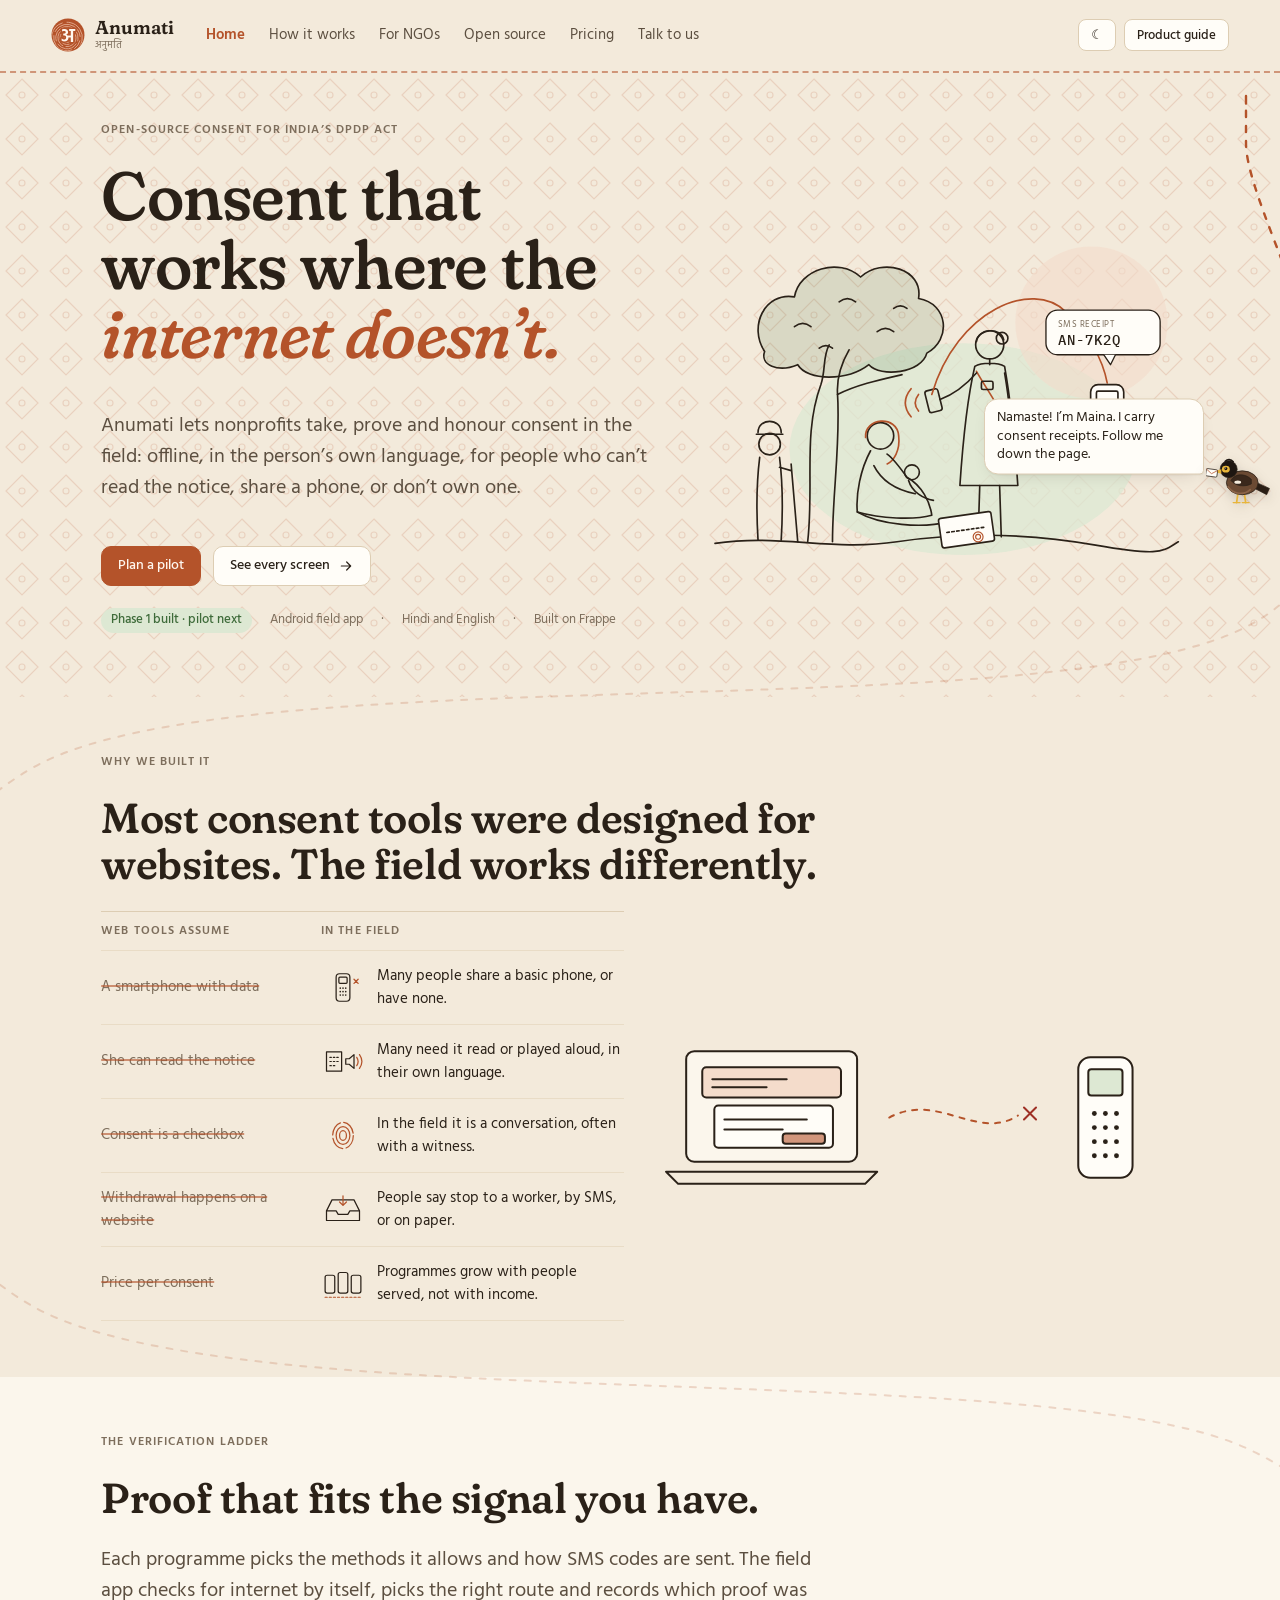
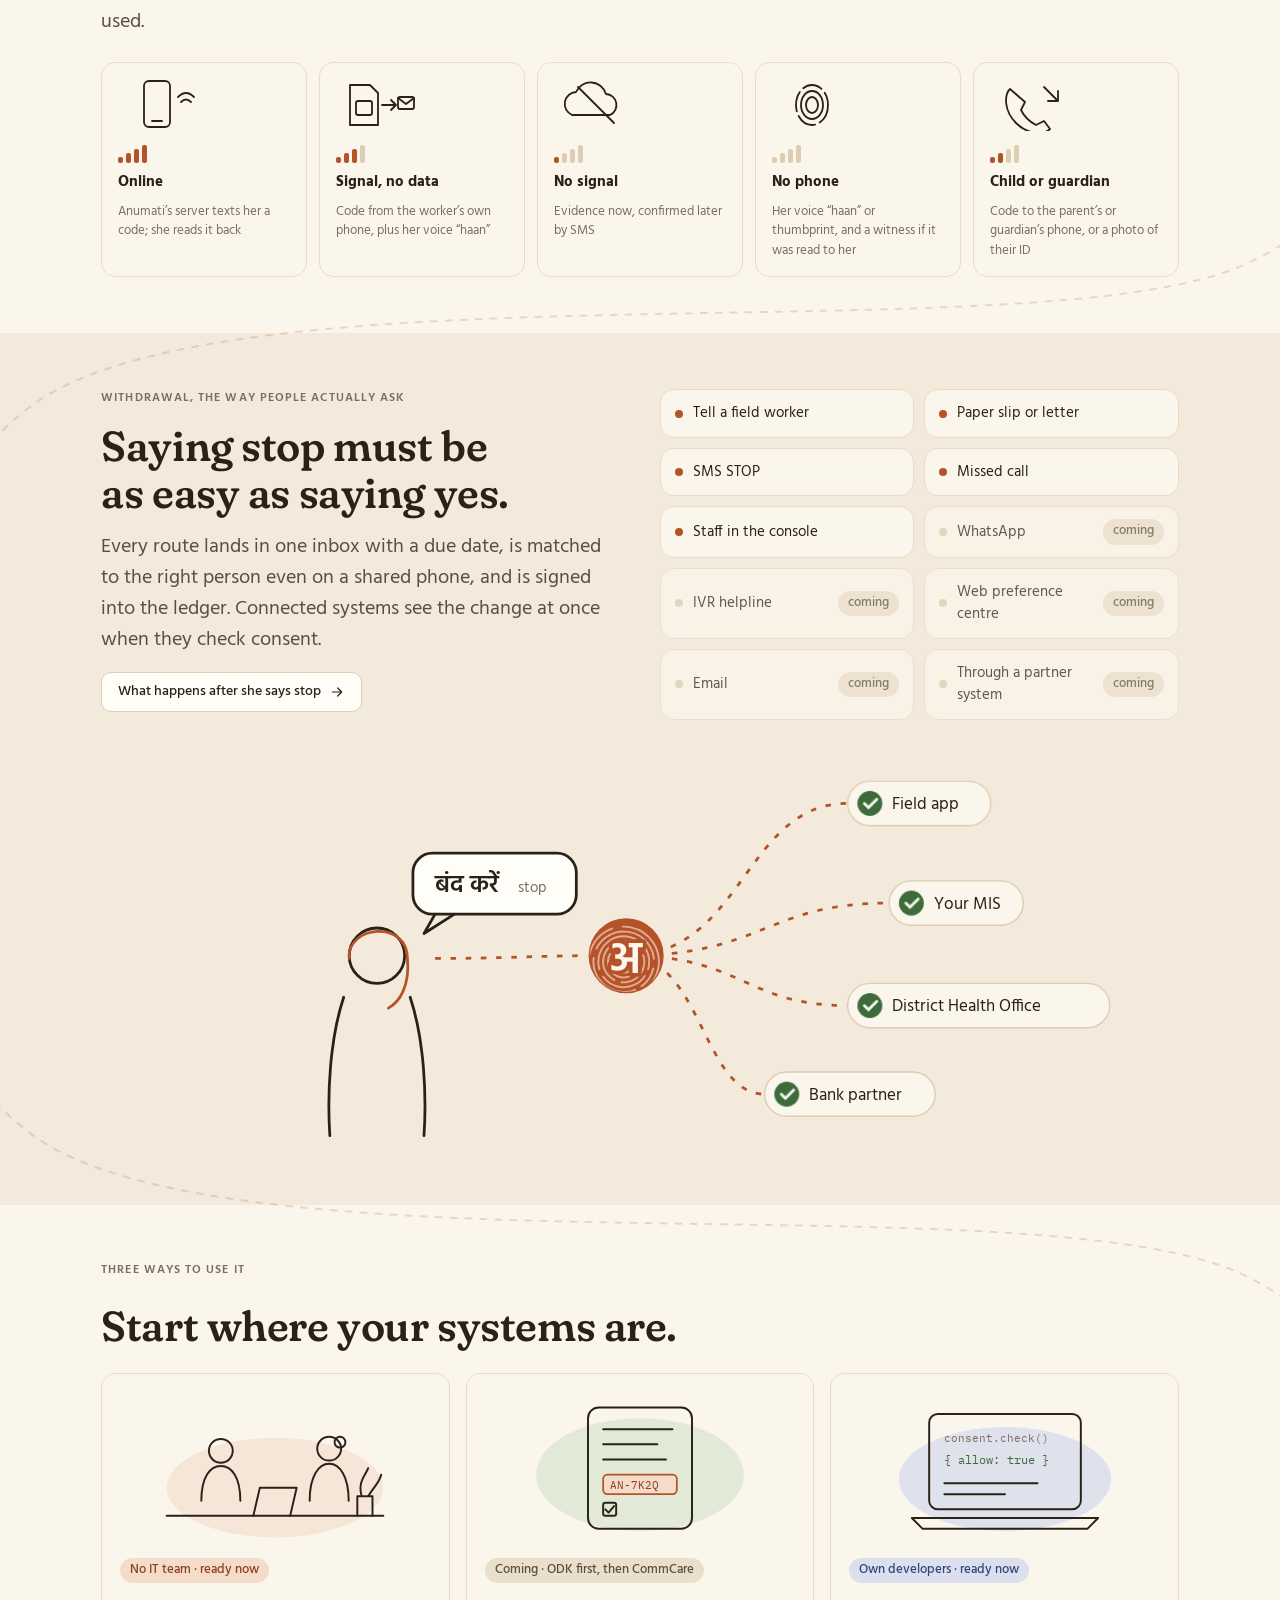
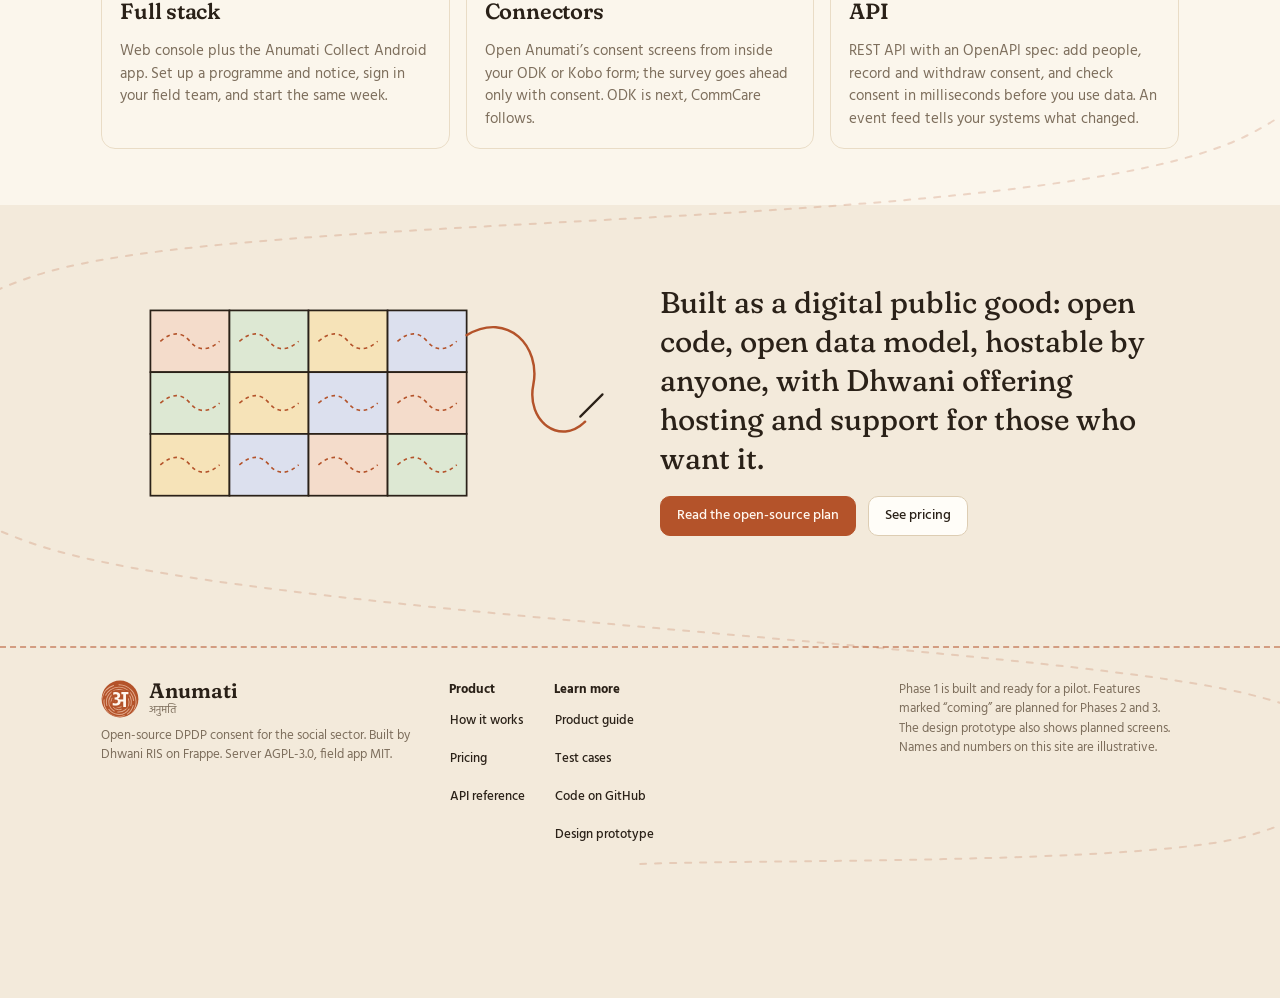
<file: site/index.html>
<!doctype html>
<html lang="en">
<head>
<meta charset="utf-8">
<meta name="viewport" content="width=device-width,initial-scale=1,viewport-fit=cover">
<title>Anumati · Consent that works where the internet doesn’t</title>
<meta name="description" content="Open-source DPDP consent for nonprofits: offline, in the person’s own language, for people who can’t read the notice, share a phone, or don’t own one.">
<meta property="og:title" content="Anumati · Consent that works where the internet doesn’t">
<meta property="og:description" content="Open-source consent for India’s DPDP Act, built for the field.">
<meta name="theme-color" content="#B4532A">
<script>/* The visitor's own choice of theme, if they made one; light otherwise. */try{if(localStorage.getItem('anumati-theme')==='dark')document.documentElement.dataset.theme='dark'}catch(e){}</script>
<link rel="icon" type="image/svg+xml" href="assets/favicon.svg">
<link rel="preconnect" href="https://fonts.googleapis.com">
<link rel="preconnect" href="https://fonts.gstatic.com" crossorigin>
<link rel="stylesheet" href="https://fonts.googleapis.com/css2?family=Fraunces:opsz,wght,SOFT@9..144,400..700,100&family=Hind:wght@400;500;600&family=IBM+Plex+Mono:wght@400;500&display=swap">
<link rel="stylesheet" href="assets/site.css">
<style>/* Maina’s thread layer can run past the right edge in the prototype; never scroll sideways. */html,body{overflow-x:clip}</style>
</head>
<body>
<div id="app"><noscript><div class="wrap section"><h1>Anumati</h1><p class="lede">Consent that works where the internet doesn’t. Open-source DPDP consent for nonprofits. This site needs JavaScript to show its illustrations; the code is at <a href="https://github.com/sunandan89/anumati">github.com/sunandan89/anumati</a>.</p></div></noscript></div>
<div id="toast" role="status" aria-live="polite" hidden></div>
<script src="assets/site.js"></script>
</body>
</html>
</file>
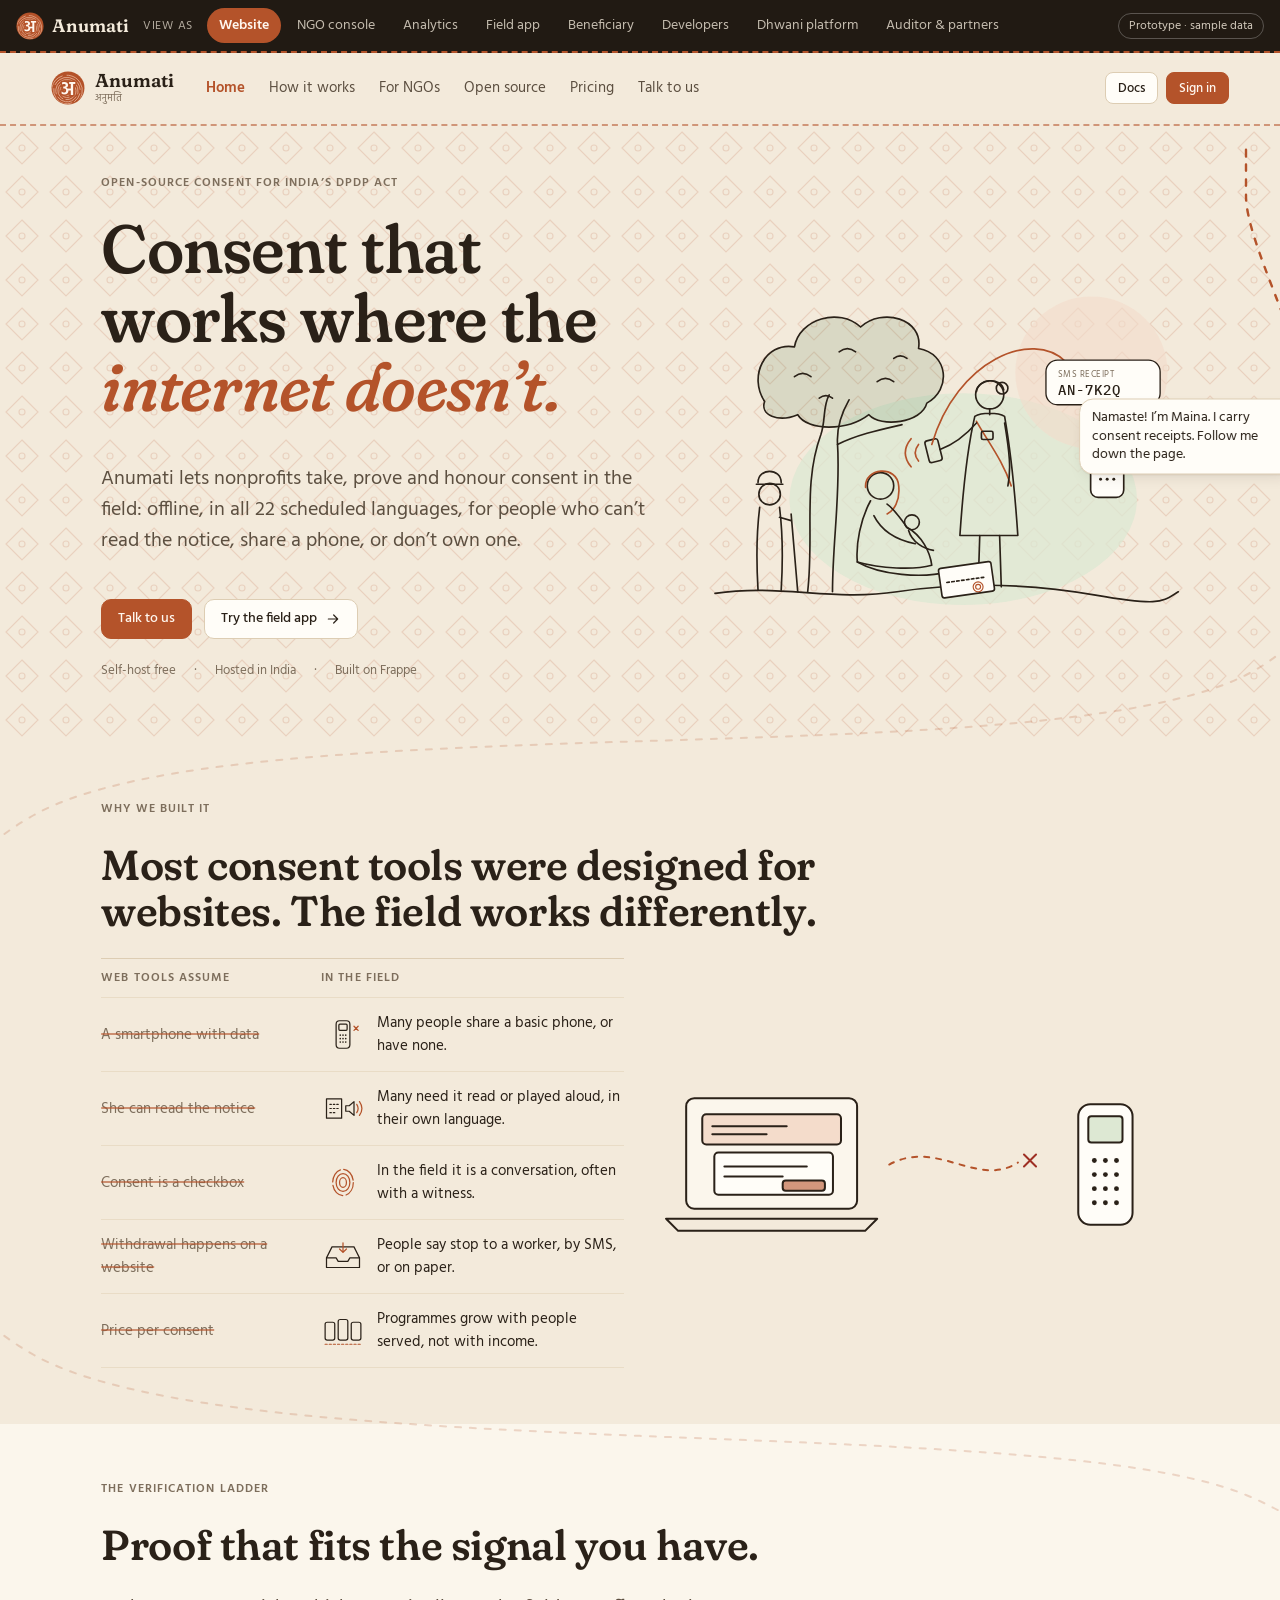
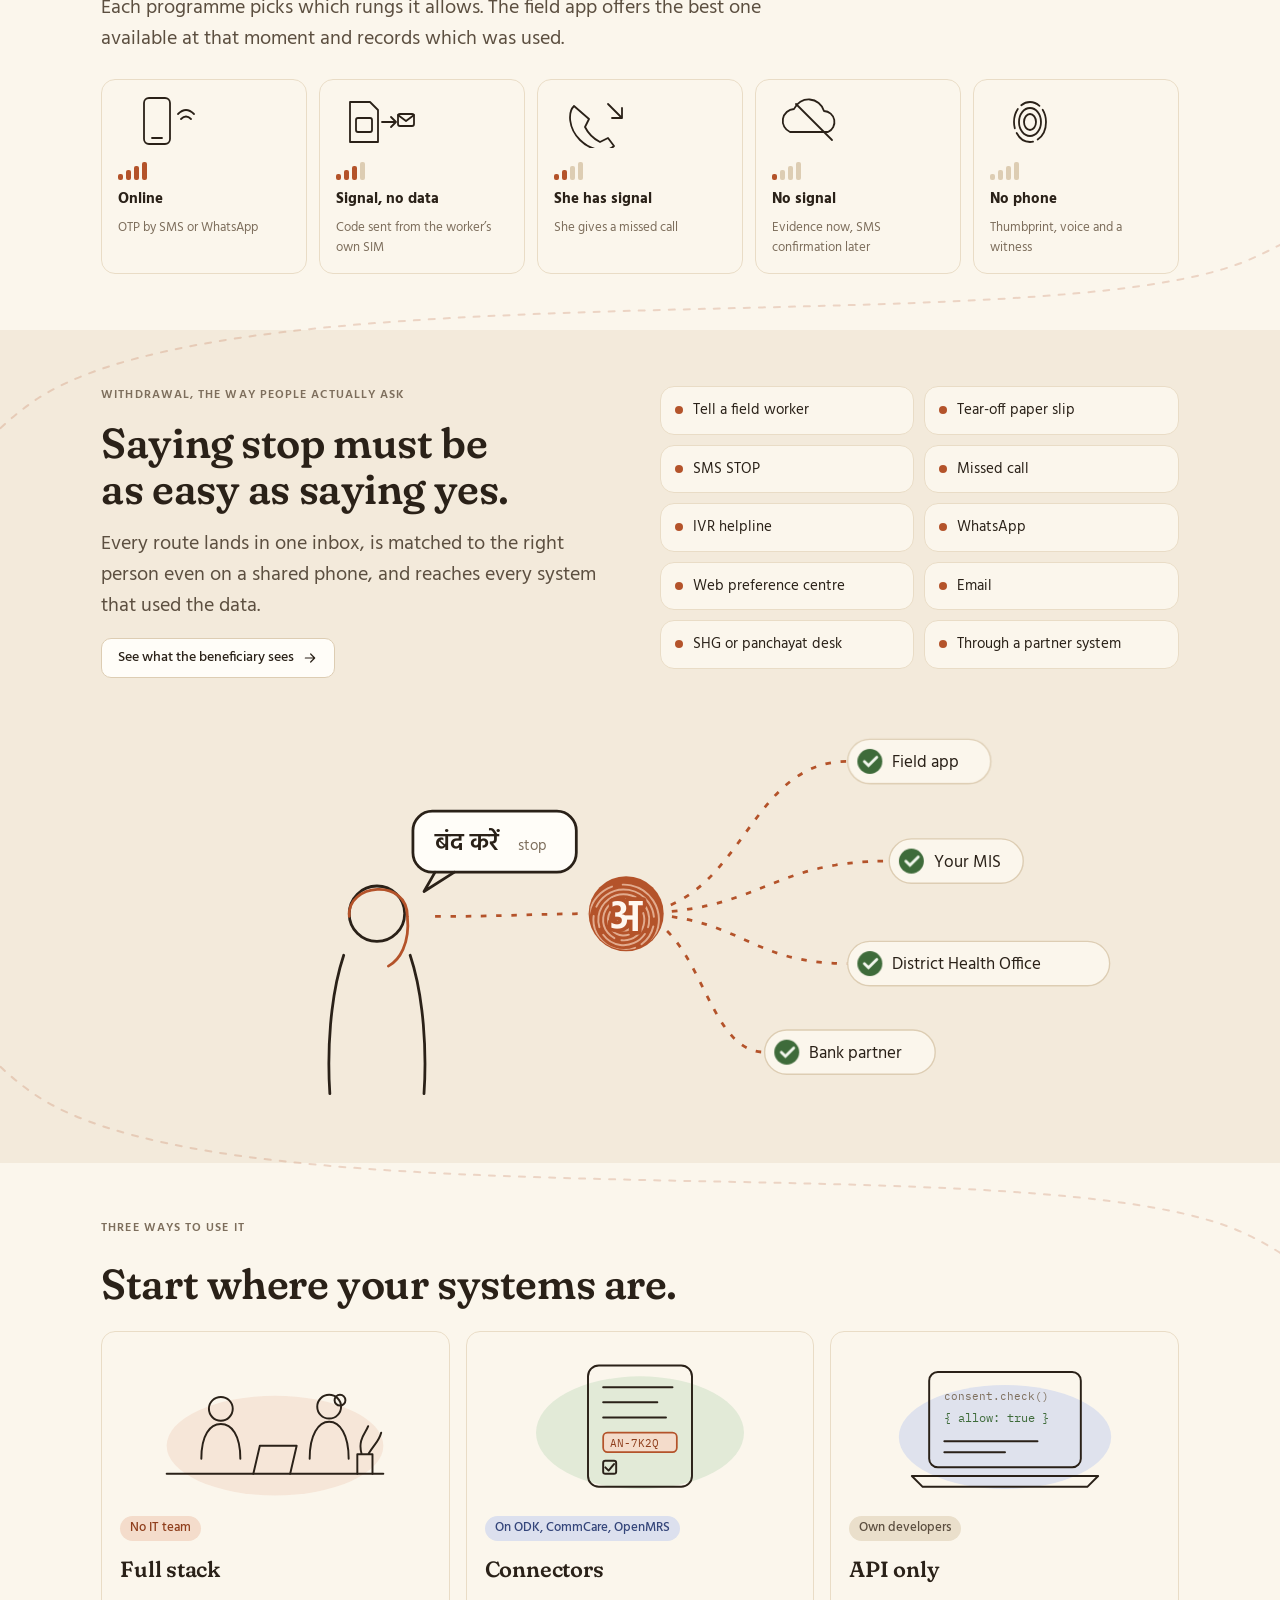
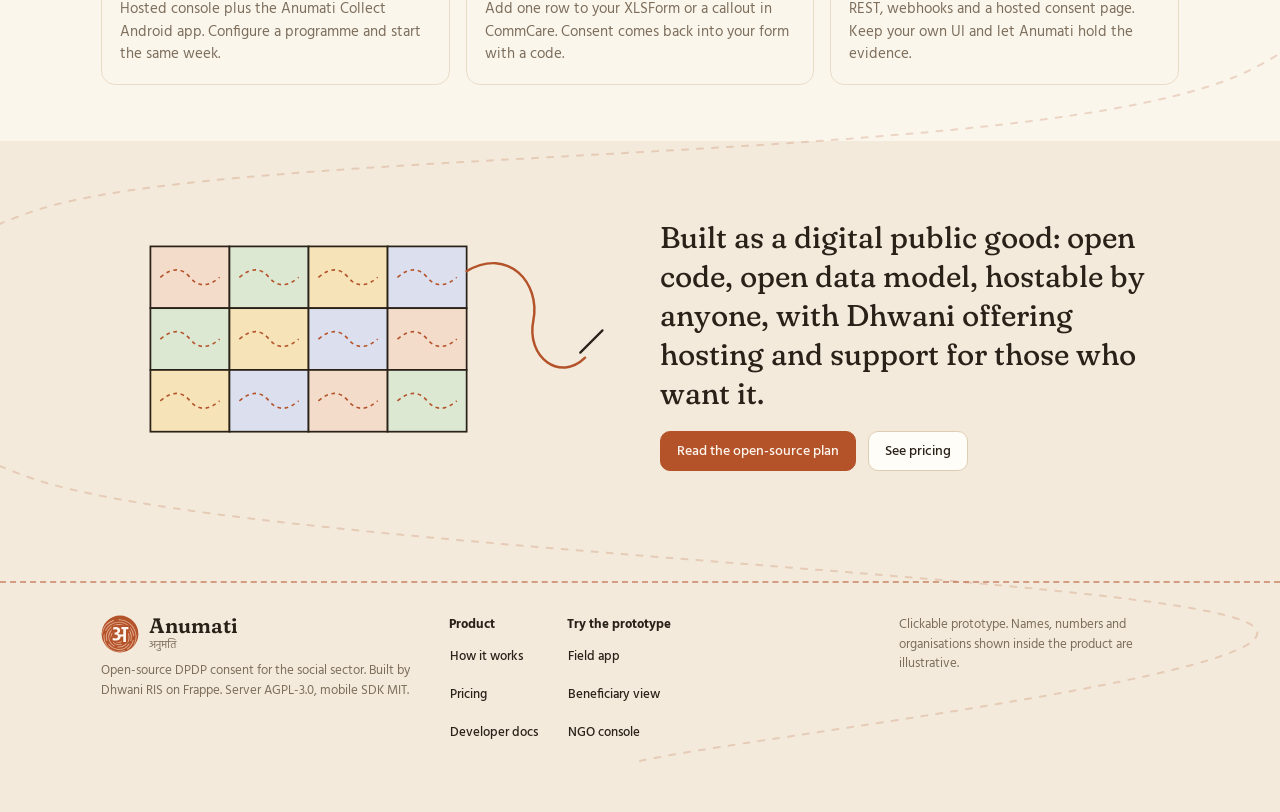
<file: site/prototype/index.html>
<!doctype html><html lang="en"><head><meta charset="utf-8"><meta name="viewport" content="width=device-width,initial-scale=1"></head><body>
<title>Anumati Prototype</title>
<link rel="preconnect" href="https://fonts.googleapis.com">
<link rel="stylesheet" href="https://fonts.googleapis.com/css2?family=Fraunces:opsz,wght,SOFT@9..144,400..700,100&family=Hind:wght@400;500;600&family=IBM+Plex+Mono:wght@400;500&display=swap">
<style>
:root{
  --ground:#F3EADB; --surface:#FBF6EC; --raised:#FFFDF8; --sunk:#EADFCB;
  --ink:#2A2118; --ink2:#5C4F40; --ink3:#7D6E5C; --line:#DDCDB3; --line2:#E9DCC6;
  --terra:#B4532A; --terra-ink:#FFF7EF; --terra-soft:#F4DCCB; --terra-deep:#8F3E1C;
  --leaf:#3E6B3A; --leaf-soft:#DDE8D3;
  --turmeric:#9A6A10; --turmeric-soft:#F6E3B8; --turmeric-bright:#D69A2D;
  --indigo:#34457A; --indigo-soft:#DCE0EE;
  --danger:#9E2F24; --danger-soft:#F4D6CF;
  --shadow:0 1px 0 rgba(42,33,24,.04), 0 6px 18px -10px rgba(42,33,24,.25);
  --disp:'Fraunces', 'Iowan Old Style', Georgia, serif;
  --body:'Hind', 'Noto Sans Devanagari', system-ui, sans-serif;
  --mono:'IBM Plex Mono', ui-monospace, Menlo, monospace;
  color-scheme: light;
}
@media (prefers-color-scheme: dark){
  :root:not([data-theme="light"]){
    --ground:#1C1712; --surface:#241E17; --raised:#2C251D; --sunk:#171310;
    --ink:#F1E7D6; --ink2:#CDBFA8; --ink3:#A89A84; --line:#443A2E; --line2:#362E24;
    --terra:#E0794C; --terra-ink:#1C1712; --terra-soft:#4A2C1E; --terra-deep:#F09A72;
    --leaf:#8DBB85; --leaf-soft:#27361F;
    --turmeric:#E7B454; --turmeric-soft:#3F3117; --turmeric-bright:#E7B454;
    --indigo:#9AAAE0; --indigo-soft:#262C44;
    --danger:#F08A7C; --danger-soft:#44231E;
    --shadow:0 1px 0 rgba(0,0,0,.2), 0 8px 20px -12px rgba(0,0,0,.6);
    color-scheme: dark;
  }
}
:root[data-theme="dark"]{
    --ground:#1C1712; --surface:#241E17; --raised:#2C251D; --sunk:#171310;
    --ink:#F1E7D6; --ink2:#CDBFA8; --ink3:#A89A84; --line:#443A2E; --line2:#362E24;
    --terra:#E0794C; --terra-ink:#1C1712; --terra-soft:#4A2C1E; --terra-deep:#F09A72;
    --leaf:#8DBB85; --leaf-soft:#27361F;
    --turmeric:#E7B454; --turmeric-soft:#3F3117; --turmeric-bright:#E7B454;
    --indigo:#9AAAE0; --indigo-soft:#262C44;
    --danger:#F08A7C; --danger-soft:#44231E;
    --shadow:0 1px 0 rgba(0,0,0,.2), 0 8px 20px -12px rgba(0,0,0,.6);
    color-scheme: dark;
}
*{box-sizing:border-box}
html,body{background:var(--ground)}
body{margin:0;font-family:var(--body);font-size:15px;line-height:1.5;color:var(--ink);-webkit-font-smoothing:antialiased}
button,input,select,textarea{font:inherit;color:inherit}
a{color:var(--terra)}
:focus-visible{outline:2px solid var(--terra);outline-offset:2px;border-radius:6px}
h1,h2,h3,h4{font-family:var(--disp);font-variation-settings:"SOFT" 100;font-weight:560;margin:0;text-wrap:balance;letter-spacing:-.01em}
.num{font-variant-numeric:tabular-nums}
.mono{font-family:var(--mono);font-size:.86em}
.hi{font-family:'Hind', 'Noto Sans Devanagari', sans-serif}
.muted{color:var(--ink3)}
.small{font-size:13px}
.eyebrow{font-size:12px;letter-spacing:.09em;text-transform:uppercase;color:var(--ink3);font-weight:600}
/* kantha running stitch */
.stitch{height:0;border:0;border-top:2px dashed var(--terra);opacity:.55;margin:0}
.stitch-box{position:relative}
.stitch-box::after{content:"";position:absolute;inset:6px;border:1.5px dashed color-mix(in srgb, var(--terra) 55%, transparent);border-radius:14px;pointer-events:none}

/* ---------- lens bar ---------- */
.lensbar{position:sticky;top:env(safe-area-inset-top,0px);z-index:40;background:#211A13;color:#F3EADB}
.lensbar-in{display:flex;align-items:center;gap:14px;padding:8px 16px;overflow-x:auto;scrollbar-width:none}
.lensbar-in::-webkit-scrollbar{display:none}
.brand{display:flex;align-items:center;gap:8px;flex-shrink:0;font-family:var(--disp);font-size:18px;font-variation-settings:"SOFT" 100;font-weight:600}
.mark{width:28px;height:28px;border-radius:50%;background:var(--terra);color:#FFF7EF;display:grid;place-items:center;font-family:'Hind',sans-serif;font-weight:600;font-size:16px;line-height:1;padding-top:3px}
.lenslabel{font-size:12px;opacity:.7;flex-shrink:0;letter-spacing:.06em;text-transform:uppercase}
.lenses{display:flex;gap:4px;flex-shrink:0}
.lens{border:0;background:transparent;color:inherit;padding:7px 12px;border-radius:999px;font-size:14px;cursor:pointer;white-space:nowrap;opacity:.78}
.lens:hover{opacity:1;background:rgba(255,255,255,.08)}
.lens.on{background:var(--terra);color:#FFF7EF;opacity:1;font-weight:600}
:root[data-theme="dark"] .lensbar, :root:not([data-theme="light"]) .lensbar{}
.lensbar{border-bottom:2px dashed var(--terra)}
.demo-pill{margin-left:auto;flex-shrink:0;font-size:12px;border:1px solid rgba(255,255,255,.3);border-radius:999px;padding:3px 10px;opacity:.85}

/* ---------- generic ---------- */
.btn{display:inline-flex;align-items:center;justify-content:center;gap:8px;min-height:40px;padding:0 16px;border-radius:10px;border:1px solid var(--line);background:var(--raised);color:var(--ink);font-weight:500;font-size:14px;cursor:pointer;text-decoration:none;white-space:nowrap}
.btn:hover{border-color:var(--ink3)}
.btn.pri{background:var(--terra);border-color:var(--terra);color:var(--terra-ink)}
.btn.pri:hover{background:var(--terra-deep);border-color:var(--terra-deep)}
.btn.ghost{background:transparent;border-color:transparent}
.btn.sm{min-height:32px;padding:0 12px;font-size:13px;border-radius:8px}
.btn[disabled]{opacity:.45;cursor:not-allowed}
.chip{display:inline-flex;align-items:center;gap:6px;padding:2px 10px;border-radius:999px;font-size:12.5px;font-weight:500;white-space:nowrap;line-height:1.7}
.c-ok{background:var(--leaf-soft);color:var(--leaf)}
.c-wait{background:var(--turmeric-soft);color:var(--turmeric)}
.c-bad{background:var(--danger-soft);color:var(--danger)}
.c-neu{background:var(--sunk);color:var(--ink2)}
.c-ind{background:var(--indigo-soft);color:var(--indigo)}
.c-terra{background:var(--terra-soft);color:var(--terra-deep)}
.dot{width:8px;height:8px;border-radius:50%;display:inline-block;flex-shrink:0}
.card{background:var(--surface);border:1px solid var(--line2);border-radius:14px;padding:18px}
.card.flat{background:transparent}
.row{display:flex;gap:12px;align-items:center}
.row.wr{flex-wrap:wrap}
.stack{display:flex;flex-direction:column;gap:12px}
.grid{display:grid;gap:16px}
.g2{grid-template-columns:repeat(2,minmax(0,1fr))}
.g3{grid-template-columns:repeat(3,minmax(0,1fr))}
.g4{grid-template-columns:repeat(4,minmax(0,1fr))}
.g6{grid-template-columns:repeat(6,minmax(0,1fr))}
.spacer{flex:1}
.tbl-wrap{overflow-x:auto}
table.t{width:100%;border-collapse:collapse;font-size:14px}
.t th{text-align:left;font-weight:500;color:var(--ink3);font-size:12.5px;letter-spacing:.03em;padding:10px 12px;border-bottom:1px solid var(--line)}
.t td{padding:11px 12px;border-bottom:1px solid var(--line2);vertical-align:top}
.t tr.click{cursor:pointer}
.t tr.click:hover td{background:color-mix(in srgb, var(--terra-soft) 45%, transparent)}
.t tr.sel td{background:var(--terra-soft)}
.t td.r,.t th.r{text-align:right}
.tabs{display:flex;gap:4px;border-bottom:1px solid var(--line);overflow-x:auto;scrollbar-width:none}
.tab{border:0;background:transparent;padding:10px 12px;font-size:14.5px;color:var(--ink3);cursor:pointer;border-bottom:2px solid transparent;margin-bottom:-1px;white-space:nowrap}
.tab:hover{color:var(--ink)}
.tab.on{color:var(--ink);border-bottom-color:var(--terra);font-weight:600}
.seg{display:inline-flex;background:var(--sunk);border-radius:10px;padding:3px;gap:2px;flex-wrap:wrap}
.seg button{border:0;background:transparent;padding:6px 12px;border-radius:8px;font-size:13.5px;cursor:pointer;color:var(--ink2)}
.seg button.on{background:var(--raised);color:var(--ink);font-weight:600;box-shadow:var(--shadow)}
.field{display:flex;flex-direction:column;gap:6px;font-size:13.5px;color:var(--ink2)}
.field input,.field select,.field textarea{background:var(--raised);border:1px solid var(--line);border-radius:10px;padding:10px 12px;font-size:15px;color:var(--ink);min-height:42px}
.field textarea{min-height:90px;resize:vertical}
.check{display:flex;gap:10px;align-items:flex-start;font-size:14.5px;cursor:pointer;padding:6px 0}
.check input{width:18px;height:18px;margin:2px 0 0;accent-color:var(--terra);flex-shrink:0}
.switch{position:relative;width:48px;height:28px;border-radius:14px;background:var(--line);border:0;cursor:pointer;flex-shrink:0;transition:background .15s}
.switch::after{content:"";position:absolute;top:3px;left:3px;width:22px;height:22px;border-radius:50%;background:var(--raised);box-shadow:0 1px 2px rgba(0,0,0,.2);transition:left .15s}
.switch.on{background:var(--leaf)}
.switch.on::after{left:23px}
.kpi .v{font-family:var(--disp);font-variation-settings:"SOFT" 100;font-size:32px;font-weight:520;line-height:1.1;margin-top:6px;font-variant-numeric:tabular-nums}
.kpi .d{font-size:13px;color:var(--ink3);margin-top:2px}
.toast{position:fixed;left:50%;bottom:calc(20px + env(safe-area-inset-bottom,0px));transform:translateX(-50%);background:#211A13;color:#F3EADB;padding:12px 18px;border-radius:12px;font-size:14px;z-index:80;box-shadow:var(--shadow);max-width:min(560px,calc(100% - 32px));display:flex;gap:12px;align-items:center}
.toast button{background:transparent;border:1px solid rgba(255,255,255,.35);color:inherit;border-radius:8px;padding:4px 10px;cursor:pointer;font-size:13px;white-space:nowrap}
.bar{height:8px;border-radius:4px;background:var(--sunk);overflow:hidden}
.bar > i{display:block;height:100%;border-radius:4px}
.empty{padding:28px;text-align:center;color:var(--ink3)}
.kv{display:grid;grid-template-columns:minmax(110px,auto) 1fr;gap:8px 16px;font-size:14px}
.kv dt{color:var(--ink3)} .kv dd{margin:0}
code.blk{display:block;white-space:pre;overflow-x:auto;background:var(--ink);color:#F1E7D6;border-radius:12px;padding:16px;font-family:var(--mono);font-size:13px;line-height:1.6}
:root[data-theme="dark"] code.blk{background:var(--sunk)}
@media (prefers-color-scheme: dark){:root:not([data-theme="light"]) code.blk{background:var(--sunk)}}

/* ---------- website ---------- */
.site{background:var(--ground)}
.site-nav{display:flex;align-items:center;gap:22px;padding:18px clamp(16px,4vw,56px);flex-wrap:wrap}
.site-nav .links{display:flex;gap:4px;flex-wrap:wrap}
.site-nav .links button{border:0;background:transparent;padding:6px 10px;border-radius:8px;cursor:pointer;color:var(--ink2);font-size:15px}
.site-nav .links button.on{color:var(--terra);font-weight:600}
.site-nav .links button:hover{color:var(--ink)}
.wrap{max-width:1180px;margin:0 auto;padding-inline:clamp(16px,4vw,56px)}
.hero{padding-block:48px 64px;display:grid;grid-template-columns:1.1fr .9fr;gap:48px;align-items:center}
.hero h1{font-size:clamp(38px,5.6vw,68px);line-height:1.02;font-weight:520}
.hero h1 em{font-style:italic;color:var(--terra)}
.lede{font-size:clamp(17px,1.6vw,20px);color:var(--ink2);max-width:36em;line-height:1.55}
.section{padding-block:56px}
.section h2{font-size:clamp(28px,3.4vw,42px);line-height:1.1}
.pattern{background-image:url("data:image/svg+xml,%3Csvg xmlns='http://www.w3.org/2000/svg' width='44' height='44' viewBox='0 0 44 44'%3E%3Cg fill='none' stroke='%23B4532A' stroke-opacity='.16' stroke-width='1.2'%3E%3Cpath d='M22 6 L38 22 L22 38 L6 22 Z'/%3E%3Ccircle cx='22' cy='22' r='3'/%3E%3C/g%3E%3C/svg%3E")}
.ladder{display:grid;grid-template-columns:repeat(5,minmax(0,1fr));gap:12px}
.rung{background:var(--surface);border:1px solid var(--line2);border-radius:14px;padding:16px;display:flex;flex-direction:column;gap:8px}
.rung .sig{display:flex;gap:3px;align-items:flex-end;height:18px}
.rung .sig i{width:5px;background:var(--line);border-radius:2px}
.rung .sig i.on{background:var(--terra)}
.quote{font-family:var(--disp);font-variation-settings:"SOFT" 100;font-size:clamp(22px,2.4vw,30px);line-height:1.3;font-weight:420}
.price{display:flex;flex-direction:column;gap:12px}
.price .amt{font-family:var(--disp);font-size:36px;font-variation-settings:"SOFT" 100}
.foot{border-top:2px dashed color-mix(in srgb, var(--terra) 50%, transparent);padding-block:32px;margin-top:32px}

/* ---------- console ---------- */
.shell{display:grid;grid-template-columns:236px minmax(0,1fr);min-height:calc(100vh - 50px)}
.side{background:var(--surface);border-right:1px solid var(--line2);padding:18px 12px;display:flex;flex-direction:column;gap:2px;position:sticky;top:50px;height:calc(100vh - 50px);overflow-y:auto}
.org{display:flex;gap:10px;align-items:center;padding:4px 8px 16px}
.org .av{width:36px;height:36px;border-radius:10px;background:var(--leaf);color:#F4F8EF;display:grid;place-items:center;font-weight:600}
.nav{display:flex;justify-content:space-between;align-items:center;gap:8px;padding:9px 12px;border-radius:10px;font-size:14.5px;color:var(--ink2);cursor:pointer;border:0;background:transparent;text-align:left;width:100%}
.nav:hover{background:var(--sunk);color:var(--ink)}
.nav.on{background:var(--terra-soft);color:var(--terra-deep);font-weight:600}
.navsec{font-size:11.5px;letter-spacing:.09em;text-transform:uppercase;color:var(--ink3);padding:14px 12px 4px;font-weight:600}
.main{padding:24px clamp(16px,3vw,36px) 48px;display:flex;flex-direction:column;gap:18px;min-width:0}
.ph{display:flex;align-items:flex-end;gap:16px;flex-wrap:wrap}
.ph h1{font-size:clamp(26px,3vw,34px);line-height:1.1}
.crumb{font-size:13px;color:var(--ink3)}
.crumb button{border:0;background:transparent;color:var(--terra);cursor:pointer;padding:0;font-size:13px}
.split{display:grid;grid-template-columns:minmax(0,1.5fr) minmax(0,1fr);gap:16px;align-items:start}
.opt{display:flex;gap:12px;align-items:flex-start;border:1px solid var(--line);border-radius:12px;padding:12px 14px;background:var(--raised);cursor:pointer}
.opt.on{border-color:var(--terra);background:color-mix(in srgb, var(--terra-soft) 50%, var(--raised))}
.opt input{accent-color:var(--terra);margin-top:3px}
.timeline{display:flex;flex-direction:column;gap:18px;position:relative}
.ev{display:grid;grid-template-columns:14px 1fr;gap:12px}
.ev .dot{width:12px;height:12px;margin-top:5px}
.thumbs{display:flex;gap:8px;flex-wrap:wrap;margin-top:8px}
.thumb{width:78px;height:54px;border-radius:8px;background:var(--sunk);display:grid;place-items:center;font-size:11px;color:var(--ink3);text-align:center;border:1px dashed var(--line)}

/* ---------- phone ---------- */
.stage{display:flex;gap:32px;padding:28px clamp(16px,3vw,40px) 48px;flex-wrap:wrap;align-items:flex-start;justify-content:center}
.stage-notes{flex:1 1 320px;max-width:420px;display:flex;flex-direction:column;gap:14px}
.phone{width:360px;max-width:100%;height:740px;border-radius:40px;background:#17120D;padding:12px;box-shadow:0 30px 60px -30px rgba(42,33,24,.6);flex-shrink:0}
.screen{width:100%;height:100%;border-radius:30px;overflow:hidden;background:var(--ground);display:flex;flex-direction:column;position:relative}
.appbar{background:var(--leaf);color:#F4F8EF;padding:16px 16px 14px;display:flex;align-items:center;gap:10px}
.appbar .t{font-size:17px;font-weight:600;line-height:1.2}
.appbar .s{font-size:12px;opacity:.85}
.appbar button{background:transparent;border:0;color:inherit;cursor:pointer;padding:4px;display:flex}
.appbody{flex:1;overflow-y:auto;padding:14px 16px 16px;display:flex;flex-direction:column;gap:10px}
.appfoot{padding:12px 16px 16px;border-top:1px solid var(--line2);background:var(--surface)}
.big{width:100%;min-height:50px;border-radius:12px;border:0;background:var(--terra);color:var(--terra-ink);font-size:16px;font-weight:600;cursor:pointer}
.big[disabled]{background:var(--line);color:var(--ink3);cursor:not-allowed}
.big.alt{background:transparent;border:1.5px solid var(--terra);color:var(--terra)}
.big.alt.on{background:var(--terra);color:var(--terra-ink)} .big:disabled{opacity:.45;cursor:not-allowed}
.tile{display:flex;gap:12px;align-items:center;background:var(--surface);border:1px solid var(--line2);border-radius:14px;padding:14px;cursor:pointer;text-align:left;width:100%}
.tile:hover{border-color:var(--terra)}
.ico{width:42px;height:42px;border-radius:12px;background:var(--terra-soft);color:var(--terra-deep);display:grid;place-items:center;flex-shrink:0}
.pcard{display:flex;gap:12px;align-items:center;background:var(--surface);border:1px solid var(--line2);border-radius:12px;padding:12px}
.progress{height:6px;background:var(--sunk);border-radius:3px;overflow:hidden}
.progress i{display:block;height:100%;background:var(--leaf);transition:width .3s}
.bubble-in{align-self:flex-start;max-width:86%;background:var(--surface);border:1px solid var(--line2);border-radius:14px 14px 14px 4px;padding:9px 12px;font-size:14px;line-height:1.5}
.bubble-out{align-self:flex-end;max-width:76%;background:var(--leaf);color:#F4F8EF;border-radius:14px 14px 4px 14px;padding:9px 12px;font-size:14px}
.qr{display:block;width:100%;text-align:left;margin-top:6px;border:1px solid var(--line);background:var(--raised);border-radius:10px;padding:9px 10px;font-size:14px;color:var(--leaf);cursor:pointer}
.digits{display:flex;gap:6px}
.digits input{width:40px;height:48px;text-align:center;font-family:var(--mono);font-size:20px;border:1px solid var(--line);border-radius:10px;background:var(--raised)}

/* ---------- charts ---------- */
svg text{fill:var(--ink3);font-family:var(--body);font-size:11px}
svg .gridl{stroke:var(--line2);stroke-width:1}
.legend{display:flex;gap:14px;flex-wrap:wrap;font-size:13px;color:var(--ink2)}
.legend span{display:inline-flex;align-items:center;gap:6px}

@media (max-width: 1000px){
  .hero{grid-template-columns:1fr}
  .g6{grid-template-columns:repeat(3,minmax(0,1fr))}
  .g4{grid-template-columns:repeat(2,minmax(0,1fr))}
  .ladder{grid-template-columns:repeat(2,minmax(0,1fr))}
  .split{grid-template-columns:1fr}
}
@media (max-width: 760px){
  .shell{grid-template-columns:1fr}
  .side{position:static;height:auto;flex-direction:row;overflow-x:auto;border-right:0;border-bottom:1px solid var(--line2);padding:8px 12px;gap:4px}
  .side .org,.side .navsec,.side .spacer,.side .who{display:none}
  .nav{width:auto;white-space:nowrap}
  .g2,.g3{grid-template-columns:1fr}
  .g6{grid-template-columns:repeat(2,minmax(0,1fr))}
  .ladder{grid-template-columns:1fr}
  .phone{height:680px}
}
/* ---------- art & motion ---------- */
.logo{display:block;flex-shrink:0}
.ill{display:block;max-width:100%;overflow:visible}
.ill .ln{stroke-dasharray:1;stroke-dashoffset:0;animation:draw 2.2s cubic-bezier(.55,.1,.3,1) both}
.ill .d1{animation-delay:.35s}.ill .d2{animation-delay:.7s}.ill .d3{animation-delay:1.15s}.ill .d4{animation-delay:1.6s}
@keyframes draw{from{stroke-dashoffset:1}to{stroke-dashoffset:0}}
.pop{transform-box:fill-box;transform-origin:50% 100%;animation:pop .55s cubic-bezier(.3,1.4,.5,1) 2.5s both}
@keyframes pop{from{opacity:0;transform:scale(.6)}to{opacity:1;transform:scale(1)}}
.bob{animation:bob 3.4s ease-in-out infinite}
@keyframes bob{0%,100%{transform:translateY(0)}50%{transform:translateY(-4px)}}
.flow{stroke-dasharray:4 7;animation:flow 1.1s linear infinite}
@keyframes flow{to{stroke-dashoffset:-22}}
.chk{transform-box:fill-box;transform-origin:center;animation:pop .45s ease-out both}
.ladder .sig i{transform-origin:bottom}
.ladder.play .rung{animation:rise .5s ease-out both}
.ladder.play .rung:nth-child(2){animation-delay:.12s}.ladder.play .rung:nth-child(3){animation-delay:.24s}.ladder.play .rung:nth-child(4){animation-delay:.36s}.ladder.play .rung:nth-child(5){animation-delay:.48s}
@keyframes rise{from{transform:translateY(10px)}to{transform:none}}
.ladder.play .sig i.on{animation:grow .5s ease-out both}
@keyframes grow{from{transform:scaleY(.1)}to{transform:scaleY(1)}}
.maina-say{display:flex;gap:14px;align-items:flex-end}
.say{position:relative;background:var(--raised);border:1px solid var(--line);border-radius:16px 16px 16px 4px;padding:10px 14px;font-size:15px;max-width:30em}
.btn:hover .stitchline,.site-nav .links button:hover{text-decoration:underline dashed var(--terra);text-underline-offset:5px}
.wayimg{display:flex;justify-content:center;margin:-4px 0 6px}
/* ---------- stitched story ---------- */
.story{position:relative}
.story-layer{position:absolute;inset:0;pointer-events:none;z-index:6}
.thread{position:absolute;left:0;top:0;overflow:visible}
.thread-ghost{fill:none;stroke:var(--terra);stroke-opacity:.2;stroke-width:2;stroke-dasharray:6 9;stroke-linecap:round}
.thread-sewn{fill:none;stroke:var(--terra);stroke-width:2.4;stroke-dasharray:6 9;stroke-linecap:round}
.traveler{position:absolute;left:0;top:0;width:68px;transition:transform .18s ease-out;will-change:transform}
.traveler .bird{transition:transform .35s ease}
.traveler .bird.flip{transform:scaleX(-1)}
.traveler .maina{display:block;filter:drop-shadow(0 4px 6px rgba(42,33,24,.18))}
.say-bubble{position:absolute;bottom:34px;right:70px;background:var(--raised);color:var(--ink);border:1px solid var(--line);border-radius:14px 14px 4px 14px;padding:9px 12px;font-size:13.5px;line-height:1.4;width:max-content;max-width:220px;box-shadow:var(--shadow);opacity:0;transform:translateY(6px);transition:opacity .25s,transform .25s}
.say-bubble.show{opacity:1;transform:none}
.traveler.left .say-bubble{right:auto;left:70px;border-radius:14px 14px 14px 4px}
.story-layer.dock .thread{display:none}
.story-layer.dock .traveler{position:fixed;left:auto;top:auto;right:12px;bottom:calc(12px + env(safe-area-inset-bottom,0px));width:58px;transform:none!important;z-index:30}
.story-layer.dock .say-bubble{bottom:58px;right:0;max-width:200px}
/* ---------- site page pieces ---------- */
.gapgrid{display:flex;flex-direction:column;border-top:1px solid var(--line)}
.gaprow{display:grid;grid-template-columns:minmax(0,.8fr) minmax(0,1.2fr);gap:18px;padding:14px 0;border-bottom:1px solid var(--line2);align-items:center}
.gaprow.head{padding:10px 0}
.gaprow .assume{color:var(--ink3);text-decoration:line-through;text-decoration-color:color-mix(in srgb,var(--terra) 60%,transparent);text-decoration-thickness:1.5px}
.gaprow .reality{display:flex;gap:12px;align-items:center}
.gaprow .reality .ic64{width:44px;height:33px;flex-shrink:0}
.ic64{display:block;flex-shrink:0}
.steps{list-style:none;margin:0;padding:0;display:grid;grid-template-columns:repeat(3,minmax(0,1fr));gap:16px;counter-reset:s}
.step{display:flex;flex-direction:column;gap:8px}
.flowline{list-style:none;margin:0;padding:0;display:grid;grid-template-columns:repeat(4,minmax(0,1fr));gap:18px;position:relative}
.flowline::before{content:"";position:absolute;left:32px;right:32px;top:30px;border-top:2px dashed color-mix(in srgb,var(--terra) 55%,transparent)}
.flowline li{display:flex;flex-direction:column;gap:6px;position:relative}
.flowdot{width:max-content;min-width:64px;height:60px;display:grid;place-items:center;background:var(--ground);border-radius:12px;padding:0 4px}
section[style*="--surface"] .flowdot{background:var(--surface)}
.seg-card .fix{display:flex;gap:8px;align-items:flex-start;color:var(--leaf);background:var(--leaf-soft);padding:8px 10px;border-radius:10px}
.seg-card .fix span{color:var(--ink)}
.btn.fl{justify-content:flex-start;padding:0}
@media (max-width: 1000px){ .steps{grid-template-columns:repeat(2,minmax(0,1fr))} .flowline{grid-template-columns:repeat(2,minmax(0,1fr))} .flowline::before{display:none} }
@media (max-width: 760px){
  .steps,.flowline{grid-template-columns:1fr}
  .site-nav{gap:10px}
  .site-nav .links{order:3;width:100%;flex-wrap:nowrap;overflow-x:auto;scrollbar-width:none;margin:0 -4px}
  .site-nav .links::-webkit-scrollbar{display:none}
  .site-nav .links button{white-space:nowrap}
  .gaprow{grid-template-columns:1fr;gap:6px}
  .gaprow.head{display:none}
}
@media (prefers-reduced-motion: reduce){*{transition:none!important;animation:none!important}}
@keyframes pulse{0%,100%{opacity:1}50%{opacity:.45}}
.pulse{animation:pulse 1.2s ease-in-out infinite}
</style>
<div id="app"></div>
<div id="toast" hidden></div>
<script>
/* ================= Anumati clickable prototype — sample data only ================= */
const esc = s => String(s ?? '').replace(/[&<>"']/g, c => ({'&':'&amp;','<':'&lt;','>':'&gt;','"':'&quot;',"'":'&#39;'}[c]));
const fmt = n => Number(n).toLocaleString('en-IN');
const ICONS = {
  plus:'<path d="M12 5v14M5 12h14"/>', x:'<path d="M6 6l12 12M18 6L6 18"/>', search:'<circle cx="11" cy="11" r="6"/><path d="M20 20l-4-4"/>',
  back:'<path d="M15 5l-7 7 7 7"/>', check:'<path d="M5 12l5 5 9-11"/>', mic:'<rect x="9" y="3" width="6" height="11" rx="3"/><path d="M6 11a6 6 0 0012 0M12 17v4"/>',
  thumb:'<path d="M8 20c-1-3-1-9 4-11s6 3 6 7M10 20c0-4 0-7 2-8M14 20c1-2 1-5 0-6"/>', user:'<circle cx="12" cy="8" r="4"/><path d="M4 20c1.5-4 5-6 8-6s6.5 2 8 6"/>',
  sync:'<path d="M4 12a8 8 0 0114-5l2 2M20 12a8 8 0 01-14 5l-2-2M20 4v5h-5M4 20v-5h5"/>', play:'<path d="M7 4v16l13-8z" fill="currentColor" stroke="none"/>',
  pause:'<path d="M7 4h3v16H7zM14 4h3v16h-3z" fill="currentColor" stroke="none"/>', phone:'<rect x="7" y="2" width="10" height="20" rx="2"/><path d="M11 18h2"/>',
  shield:'<path d="M12 3l8 3v6c0 5-3.5 8-8 9-4.5-1-8-4-8-9V6z"/>', chain:'<path d="M10 14a4 4 0 005.7 0l3-3a4 4 0 00-5.7-5.7l-1 1M14 10a4 4 0 00-5.7 0l-3 3a4 4 0 005.7 5.7l1-1"/>',
  globe:'<circle cx="12" cy="12" r="9"/><path d="M3 12h18M12 3c3 3 3 15 0 18M12 3c-3 3-3 15 0 18"/>', slip:'<path d="M6 3h12v18H6z"/><path d="M6 14h12" stroke-dasharray="2 2"/><path d="M9 7h6M9 10h4"/>',
  wa:'<path d="M4 20l1.5-4A8 8 0 1112 20a8 8 0 01-4-1z"/>', sms:'<path d="M4 5h16v11H9l-5 4z"/>', code:'<path d="M9 7l-5 5 5 5M15 7l5 5-5 5"/>',
  arrow:'<path d="M5 12h14M13 6l6 6-6 6"/>', eye:'<path d="M2 12s4-7 10-7 10 7 10 7-4 7-10 7S2 12 2 12z"/><circle cx="12" cy="12" r="3"/>'
};
const ic = (n, s=20) => `<svg width="${s}" height="${s}" viewBox="0 0 24 24" fill="none" stroke="currentColor" stroke-width="1.8" stroke-linecap="round" stroke-linejoin="round" aria-hidden="true">${ICONS[n]||''}</svg>`;

const PURPOSES = {
  mhu: [
    {id:'screen', en:'Health screening & referral', hi:'स्वास्थ्य जाँच और रेफ़रल', essential:true, retain:'24 months', items:'Name, age, phone, BP, sugar, Hb', minor:true},
    {id:'follow', en:'Follow-up calls by our team', hi:'टीम द्वारा फ़ॉलो-अप कॉल', retain:'12 months', items:'Phone', minor:true},
    {id:'dho', en:'Share with District Health Office', hi:'ज़िला स्वास्थ्य कार्यालय से साझा', retain:'24 months', items:'Screening results', minor:true, processor:'District Health Office'},
    {id:'research', en:'Anonymised research', hi:'बिना नाम के शोध', retain:'36 months', items:'De-identified readings', minor:false, isNew:true}
  ]
};

const S = {
  lens: 'site',
  site: { page: 'home' },
  con: { view: 'dashboard', prog: 'mhu', progTab: 'capture', noticeLang: 'hi', noticeTab: 'purposes', inboxFilter: 'all', inboxSel: 'RQ-2291', inboxPick: 'MHU-004211', principal: 'MHU-004211', pq: '', govTab: 'audit', setTab: 'org', camp: null, campNew: false, chanTab: 'messaging' },
  ana: { period: '12w', prog: 'all', tab: 'overview' },
  app: { screen: 'home', name: 'Sunita D.', id: 'MHU-004211', phone: '98XXX X4410', lang: 'hi', flags: { read: true, shared: true, nophone: false, minor: false, pwd: false }, guardian: 'parent', gverify: 'sms', audio: 0, playing: false, purposes: { follow: true, dho: false, research: false }, audio_ev: false, thumb_ev: false, witness: 'Geeta S.', attest: true, vmethod: 'devsms', otp: ['', '', '', '', '', ''], wtype: 'all', wsrc: 'person', wcode: 'AN-7K2Q' },
  ben: { tab: 'sms', smsThread: 'receipt', waStep: 0, hostedStep: 0, hosted: { mentor: false, story: false }, portalLogged: true },
  dev: { tab: 'quickstart', lang: 'curl', tryRef: 'MHU-004211', tryPurpose: 'follow', tryResult: null, keyShown: false },
  plat: { tab: 'tenants', newTenant: false },
  aud: { tab: 'pack', verifying: false, verified: false, progress: 0 },
  outbox: 14,
  synced: 0,
  toast: null
};

const D = {
  kpi: { recorded: 12847, confirmed: 11302, evidence: 1041, withdrawals: 38, open: 23, overdue: 4 },
  programmes: [
    { id:'mhu', name:'Mobile Health Unit', persona:'Patient', notice:'v3', draft:'v4 draft', langs:['English','हिन्दी','मराठी'], channel:'Anumati Collect', recorded:8410, confirmed:86, status:'Live', team:18, districts:'Nashik, Palghar' },
    { id:'skill', name:'Livelihood Skilling', persona:'Trainee', notice:'v2', draft:null, langs:['English','हिन्दी'], channel:'ODK Collect connector', recorded:3902, confirmed:93, status:'Live', team:9, districts:'Nashik' },
    { id:'sch', name:'Scholarship (minors)', persona:'Student', notice:'v1', draft:null, langs:['English','हिन्दी','বাংলা'], channel:'Hosted page + API', recorded:535, confirmed:97, status:'Live', team:3, districts:'Online' },
    { id:'true', name:'Legacy true-up 2024 cohort', persona:'Patient', notice:'True-up v1', draft:null, langs:['हिन्दी'], channel:'SMS + field visits', recorded:0, confirmed:0, status:'Campaign', team:12, districts:'Nashik, Palghar' }
  ],
  principals: [
    { id:'MHU-004211', name:'Sunita D.', prog:'mhu', lang:'हिन्दी', flags:['Shared phone · owner','Needs help reading','Guardian of 1 minor'], phone:'98XXX X4410', code:'AN-7K2Q', state:{screen:'granted',follow:'granted',dho:'withdrawn',research:'not asked'}, since:'14 Jul', village:'Khairi', verify:'Confirmed · deferred SMS' },
    { id:'MHU-004212', name:'Kamla D.', prog:'mhu', lang:'हिन्दी', flags:['Shared phone','Needs help reading'], phone:'98XXX X4410', code:'AN-7K2R', state:{screen:'granted',follow:'granted',dho:'granted',research:'not asked'}, since:'14 Jul', village:'Khairi', verify:'Evidence only' },
    { id:'MHU-003990', name:'Ramesh K.', prog:'mhu', lang:'मराठी', flags:[], phone:'97XXX X1182', code:'AN-3P9M', state:{screen:'granted',follow:'granted',dho:'withdrawn',research:'not asked'}, since:'02 Jul', village:'Wadi', verify:'Confirmed · device SMS' },
    { id:'SKL-001204', name:'Anjali S.', prog:'skill', lang:'हिन्दी', flags:[], phone:'99XXX X0021', code:'AN-9Q1L', state:{screen:'granted',follow:'granted',dho:'not asked',research:'not asked'}, since:'20 Jun', village:'Sinnar', verify:'Confirmed · online OTP' },
    { id:'SCH-000877', name:'Pooja D. (14)', prog:'sch', lang:'हिन्दी', flags:['Minor · guardian Sunita D.'], phone:'—', code:'AN-5T2K', state:{screen:'granted',follow:'granted',dho:'not asked',research:'blocked for minors'}, since:'02 Aug', village:'Khairi', verify:'Guardian verified · device SMS' },
    { id:'MHU-004388', name:'Meena B.', prog:'mhu', lang:'हिन्दी', flags:['No phone'], phone:'—', code:'AN-8W4D', state:{screen:'granted',follow:'denied',dho:'denied',research:'not asked'}, since:'09 Sep', village:'Peth', verify:'Evidence only' },
    { id:'SKL-001377', name:'Farida N.', prog:'skill', lang:'اردو', flags:[], phone:'96XXX X7810', code:'AN-2H6C', state:{screen:'granted',follow:'granted',dho:'not asked',research:'not asked'}, since:'11 Aug', village:'Malegaon', verify:'Confirmed · missed call' }
  ],
  requests: [
    { id:'RQ-2291', when:'Today 09:12', ch:'Missed call', type:'Withdraw', match:'3 possible · shared number', mclass:'c-wait', sla:'29 d', status:'open', who:null, grp:'match' },
    { id:'RQ-2290', when:'Today 08:40', ch:'SMS "STOP AN-7K2Q"', type:'Withdraw all optional', match:'Sunita D. · by code', mclass:'c-ok', sla:'Auto-done', status:'done', grp:'sms' },
    { id:'RQ-2284', when:'Yesterday', ch:'Field worker · FW-104', type:'Withdraw: DHO sharing', match:'Ramesh K. · in app', mclass:'c-ok', sla:'Processor ack pending', status:'open', grp:'field' },
    { id:'RQ-2281', when:'Yesterday', ch:'WhatsApp', type:'Access my data', match:'Anjali S.', mclass:'c-ok', sla:'28 d', status:'open', grp:'wa' },
    { id:'RQ-2276', when:'22 Sep', ch:'Physical slip · camp desk', type:'Withdraw', match:'Code smudged', mclass:'c-wait', sla:'25 d', status:'open', grp:'match' },
    { id:'RQ-2270', when:'20 Sep', ch:'IVR · Hindi', type:'Grievance', match:'Meena B.', mclass:'c-ok', sla:'23 d', status:'open', grp:'ivr' },
    { id:'RQ-2198', when:'19 Aug', ch:'Letter to office', type:'Erasure', match:'Guardian of Arjun P.', mclass:'c-ok', sla:'3 d overdue', status:'overdue', grp:'paper' },
    { id:'RQ-2187', when:'16 Aug', ch:'Email', type:'Correction', match:'Farida N.', mclass:'c-ok', sla:'6 d overdue', status:'overdue', grp:'email' }
  ],
  audit: [
    { when:'Today 09:30', actor:'Priya M.', action:'Withdrawal recorded', obj:'RQ-2291', hash:'c41e…09aa' },
    { when:'Today 08:40', actor:'SMS gateway', action:'Consent withdrawn', obj:'AN-7K2Q', hash:'9b1d…44c0' },
    { when:'Today 07:15', actor:'FW-104 sync', action:'41 events recorded', obj:'Mobile Health Unit', hash:'1a77…09fe' },
    { when:'Yesterday', actor:'S. Patil', action:'Translation edited', obj:'Notice v4 · मराठी', hash:'e02b…7c11' },
    { when:'Yesterday', actor:'System', action:'Deferred confirmations sent', obj:'318 SMS', hash:'77fa…b203' },
    { when:'24 Sep', actor:'Ravi K.', action:'API key rotated', obj:'ak_live_mhu', hash:'3d90…e5f1' },
    { when:'22 Sep', actor:'Priya M.', action:'ROPA entry updated', obj:'Anonymised research', hash:'5c12…a9d0' }
  ],
  campaigns: [
    { id:'c1', name:'2024 cohort true-up', type:'Legacy true-up', aud:'6,200 imported', ch:'SMS, field visit', done:45, status:'Running', optin:2480, refused:310, none:3410 },
    { id:'c2', name:'Notice v4 — research purpose', type:'Re-consent (material change)', aud:'8,410 on v3', ch:'Next field visit, WhatsApp', done:0, status:'Draft', optin:0, refused:0, none:8410 },
    { id:'c3', name:'Scholarship — turning 18 in Oct', type:'Majority transfer', aud:'41 principals', ch:'SMS, hosted page', done:12, status:'Running', optin:5, refused:0, none:36 },
    { id:'c4', name:'Annual renewal FY26', type:'Validity renewal', aud:'3,902 expiring', ch:'ODK form row', done:81, status:'Closing', optin:3160, refused:42, none:700 }
  ],
  trans: [
    { lang:'English', st:'Reviewed', audio:'1:38', rev:'Priya M.' }, { lang:'हिन्दी', st:'Reviewed', audio:'1:42', rev:'R. Verma' },
    { lang:'मराठी', st:'Awaiting review', audio:'—', rev:'S. Patil' }, { lang:'বাংলা', st:'Reviewed', audio:'1:51', rev:'Language pack' },
    { lang:'ଓଡ଼ିଆ', st:'Machine draft', audio:'—', rev:'Unassigned' }, { lang:'தமிழ்', st:'Reviewed', audio:'1:47', rev:'Language pack' },
    { lang:'తెలుగు', st:'Reviewed', audio:'1:44', rev:'Language pack' }, { lang:'ગુજરાતી', st:'Reviewed', audio:'1:40', rev:'Language pack' },
    { lang:'ಕನ್ನಡ', st:'Reviewed', audio:'1:46', rev:'Language pack' }, { lang:'മലയാളം', st:'Reviewed', audio:'1:55', rev:'Language pack' },
    { lang:'ਪੰਜਾਬੀ', st:'Machine draft', audio:'—', rev:'Unassigned' }, { lang:'اردو', st:'Missing', audio:'—', rev:'—' }
  ],
  devices: [
    { id:'FW-104', who:'Ravi K.', last:'2 days ago', pending:14, ver:'2.0.3' }, { id:'FW-107', who:'Geeta S.', last:'Today 07:40', pending:0, ver:'2.0.3' },
    { id:'FW-112', who:'Sanjay P.', last:'6 days ago', pending:31, ver:'2.0.1' }, { id:'FW-115', who:'Lata W.', last:'Yesterday', pending:5, ver:'2.0.3' }
  ],
  weeks: ['8 Jul','15 Jul','22 Jul','29 Jul','5 Aug','12 Aug','19 Aug','26 Aug','2 Sep','9 Sep','16 Sep','23 Sep'],
  recordedW: [610, 820, 940, 1010, 1180, 1090, 1240, 1310, 1190, 1280, 1350, 1420],
  confirmedW: [520, 700, 820, 880, 1030, 960, 1090, 1150, 1050, 1130, 1190, 1250],
  withdrawW: [2, 3, 1, 4, 3, 2, 5, 3, 4, 3, 4, 4],
  channels: [ ['Field worker (in person)',14], ['SMS keyword STOP',9], ['Missed call',6], ['WhatsApp',5], ['Physical slip / letter',3], ['IVR helpline',1] ],
  langs: [ ['हिन्दी',7420], ['मराठी',3610], ['English',1105], ['বাংলা',402], ['اردو',310] ],
  districts: [ ['Nashik',6120,89,12], ['Palghar',4230,83,19], ['Online (scholarship)',535,97,2], ['Malegaon',1962,91,5] ],
  workers: [ ['Ravi K.','FW-104',412,'Assisted 61%',96], ['Geeta S.','FW-107',388,'Assisted 44%',98], ['Lata W.','FW-115',301,'Assisted 52%',94], ['Sanjay P.','FW-112',274,'Assisted 70%',81] ],
  tenants: [
    { org:'Aaroh Foundation', plan:'Hosted · Programme', progs:4, principals:'12.8k', sms:'BYO MSG91', health:'OK', since:'Jul 2026' },
    { org:'Intelehealth', plan:'Self-hosted · support', progs:2, principals:'31.2k', sms:'BYO', health:'OK', since:'Aug 2026' },
    { org:'Piramal Foundation', plan:'Dedicated hosted', progs:6, principals:'54.0k', sms:'Pooled', health:'Sync lag', since:'Aug 2026' },
    { org:'Tanuh', plan:'Hosted · Starter', progs:1, principals:'2.1k', sms:'Pooled', health:'OK', since:'Sep 2026' },
    { org:'Visilant', plan:'Pilot', progs:1, principals:'640', sms:'Pooled', health:'Setup', since:'Sep 2026' }
  ],
  processors: [
    { req:'RQ-2284', what:'Withdraw DHO sharing · Ramesh K.', sent:'Yesterday', acked:false },
    { req:'RQ-2198', what:'Erase · Arjun P. (minor)', sent:'21 Aug', acked:false },
    { req:'RQ-2140', what:'Withdraw DHO sharing · 4 principals', sent:'12 Aug', acked:true }
  ]
};

/* ---------------- helpers ---------------- */
const P = () => D.principals.find(p => p.id === S.con.principal) || D.principals[0];
const stChip = st => {
  const m = { granted:['Granted','c-ok'], withdrawn:['Withdrawn','c-bad'], denied:['Declined','c-neu'], 'not asked':['Not asked','c-neu'], 'blocked for minors':['Blocked (minor)','c-ind'] };
  const [l, c] = m[st] || [st, 'c-neu'];
  return `<span class="chip ${c}">${l}</span>`;
};
function toast(msg, link){ S.toast = { msg, link }; renderToast(); clearTimeout(toast._t); toast._t = setTimeout(() => { S.toast = null; renderToast(); }, 5200); }
function renderToast(){
  const el = document.getElementById('toast');
  if (!S.toast){ el.hidden = true; el.innerHTML = ''; return; }
  el.hidden = false; el.className = 'toast';
  el.innerHTML = `<span>${esc(S.toast.msg)}</span>${S.toast.link ? `<button data-a="goto" data-lens="${S.toast.link[0]}" data-view="${S.toast.link[1]||''}">${esc(S.toast.link[2])}</button>` : ''}`;
}
function logAudit(actor, action, obj){
  const hex = () => Math.random().toString(16).slice(2, 6);
  D.audit.unshift({ when:'Just now', actor, action, obj, hash:`${hex()}…${hex()}` });
}

/* ---------------- lens bar ---------------- */
const LENSES = [
  ['site','Website'], ['con','NGO console'], ['ana','Analytics'], ['app','Field app'], ['ben','Beneficiary'], ['dev','Developers'], ['plat','Dhwani platform'], ['aud','Auditor & partners']
];
function lensBar(){
  return `<header class="lensbar"><div class="lensbar-in">
    <div class="brand">${mark(28)}Anumati</div>
    <span class="lenslabel">View as</span>
    <nav class="lenses" aria-label="Perspectives">${LENSES.map(([k,l]) => `<button class="lens ${S.lens===k?'on':''}" data-a="lens" data-k="${k}">${l}</button>`).join('')}</nav>
    <span class="demo-pill">Prototype · sample data</span>
  </div></header>`;
}

/* ---------------- render root ---------------- */
function render(){
  const body = { site: renderSite, con: renderConsole, ana: renderAnalytics, app: renderApp, ben: renderBen, dev: renderDev, plat: renderPlat, aud: renderAud }[S.lens]();
  document.getElementById('app').innerHTML = lensBar() + body;
  renderToast();
  if (typeof setupIO === 'function') setupIO();
  if (typeof storyInit === 'function') storyInit();
  try { localStorage.setItem('anumati-lens', S.lens); } catch(e) {}
}
/* ================= ART: logo, Maina, line illustrations ================= */
let _mk = 0;
function mark(s = 28){
  const id = 'fp' + (++_mk);
  const rings = [[5,'9 3'],[9,'18 4 6 3'],[13,'26 5 10 4'],[17,'34 6 14 5'],[21,'40 7 22 6'],[25,'52 8 18 6'],[29,'60 9 30 7']];
  return `<svg class="logo" width="${s}" height="${s}" viewBox="0 0 64 64" aria-hidden="true"><defs><clipPath id="${id}"><circle cx="32" cy="32" r="30"/></clipPath></defs>
    <circle cx="32" cy="32" r="31" fill="#B4532A"/>
    <g clip-path="url(#${id})" fill="none" stroke="#F6D2BA" stroke-width="1.6" stroke-linecap="round" opacity=".7">${rings.map(([r,da],i) => `<circle cx="30" cy="37" r="${r}" stroke-dasharray="${da}" transform="rotate(${i*47} 30 37)"/>`).join('')}</g>
    <text x="32" y="46" text-anchor="middle" style="font-family:Hind,'Noto Sans Devanagari',sans-serif;font-weight:600;font-size:38px;fill:#FFF7EF;stroke:#B4532A;stroke-width:6px;paint-order:stroke;stroke-linejoin:round">अ</text></svg>`;
}
function wordmark(s = 40){
  return `<span class="row" style="gap:10px">${mark(s)}<span style="display:flex;flex-direction:column;line-height:1"><span style="font-family:var(--disp);font-variation-settings:'SOFT' 100;font-weight:600;font-size:${s*0.55}px;color:var(--ink)">Anumati</span><span class="hi" style="font-size:${s*0.3}px;color:var(--ink3);margin-top:3px">अनुमति</span></span></span>`;
}
/* Maina — an original mynah mascot. poses: perch | envelope | sleep | wave | talk */
function maina(pose = 'perch', w = 120, cls = ''){
  const eye = pose === 'sleep'
    ? `<path d="M81 40 q4 3 8 0" stroke="#1E1611" stroke-width="1.8" fill="none" stroke-linecap="round"/>`
    : `<circle cx="85" cy="39" r="2.7" fill="#1E1611"/><circle cx="86" cy="38" r=".9" fill="#fff"/>`;
  const beak = pose === 'talk'
    ? `<path d="M93 38 L108 37 L93 43 Z" fill="#E8B53A"/><path d="M93 45 L106 50 L93 48 Z" fill="#E8B53A"/>`
    : `<path d="M93 40 L108 44 L93 48 Z" fill="#E8B53A"/>`;
  const wing = pose === 'wave'
    ? `<path d="M46 56 C48 34 64 20 80 24 C74 40 62 54 50 62 Z" fill="#3A281C" stroke="var(--ink)" stroke-width="1.2"/><ellipse cx="66" cy="34" rx="5" ry="2.6" fill="#F3EADB" transform="rotate(-35 66 34)"/>`
    : `<path d="M40 58 C52 46 70 48 76 60 C68 70 52 72 40 66 Z" fill="#3A281C" stroke="var(--ink)" stroke-width="1.2"/><ellipse cx="64" cy="63" rx="6" ry="2.8" fill="#F3EADB"/>`;
  const extra = pose === 'envelope'
    ? `<g transform="rotate(-8 110 46)"><rect x="100" y="40" width="20" height="13" rx="2" fill="#FFFDF8" stroke="var(--ink)" stroke-width="1.3"/><path d="M100 41 L110 48 L120 41" fill="none" stroke="#B4532A" stroke-width="1.3"/></g>`
    : pose === 'sleep' ? `<text x="98" y="22" style="fill:var(--ink3);font-family:var(--disp);font-size:15px">z</text><text x="107" y="11" style="fill:var(--ink3);font-family:var(--disp);font-size:11px">z</text>` : '';
  return `<svg class="maina ${cls}" width="${w}" height="${w*110/120}" viewBox="0 0 120 110" role="img" aria-label="Maina the mynah">
    <path d="M34 62 L8 74 L13 85 L38 72 Z" fill="#2A1D14" stroke="var(--ink)" stroke-width="1.2" stroke-linejoin="round"/>
    <path d="M52 85 L50 99 M64 85 L66 99" stroke="#E8B53A" stroke-width="3" stroke-linecap="round"/>
    <path d="M44 99 L56 99 M60 99 L72 99" stroke="#E8B53A" stroke-width="2.4" stroke-linecap="round"/>
    <ellipse cx="56" cy="64" rx="28" ry="21" fill="#6B4A33" stroke="var(--ink)" stroke-width="1.4"/>
    <path d="M42 76 C52 86 72 85 81 71" fill="none" stroke="#8C6448" stroke-width="3" stroke-linecap="round"/>
    ${wing}
    <circle cx="80" cy="40" r="15" fill="#1E1611" stroke="var(--ink)" stroke-width="1.2"/>
    <path d="M72 27 C76 22 82 22 86 26" fill="none" stroke="#1E1611" stroke-width="3" stroke-linecap="round"/>
    <ellipse cx="85" cy="40" rx="7" ry="6" fill="#E8B53A"/>
    ${eye}${beak}${extra}
  </svg>`;
}
const LN = (d, c = '', extra = '') => `<path class="ln ${c}" pathLength="1" d="${d}" ${extra}/>`;
function heroArt(){
  return `<svg class="ill" viewBox="0 0 560 460" width="100%" role="img" aria-label="A health worker plays the consent notice from her phone to a mother and child under a neem tree; a thread connects the phone to an SMS receipt on a basic phone.">
    <ellipse cx="300" cy="318" rx="210" ry="128" fill="var(--leaf-soft)" opacity=".75"/>
    <circle cx="455" cy="165" r="92" fill="var(--terra-soft)" opacity=".6"/>
    <g fill="none" stroke="var(--ink)" stroke-width="2" stroke-linecap="round" stroke-linejoin="round">
      <!-- neem tree -->
      <path class="ln" pathLength="1" d="M60 200 C40 170 60 128 96 134 C102 100 150 86 176 110 C202 86 252 100 246 136 C282 142 286 186 256 202 C250 226 200 232 186 216 C160 236 112 236 100 216 C76 226 54 216 60 200 Z" fill="var(--leaf)" fill-opacity=".14"/>
      ${LN('M112 430 C120 360 106 300 128 240 C134 222 130 206 138 192')}
      ${LN('M142 430 C142 370 152 310 148 250 C147 228 154 212 162 198')}
      ${LN('M148 252 C172 240 200 234 226 228')}
      ${LN('M96 170 q10 -8 20 0 M150 140 q10 -8 20 0 M196 176 q10 -8 20 0 M126 196 q8 -6 16 0 M216 148 q8 -6 16 0','d1')}
      <!-- ground -->
      ${LN('M0 432 C80 420 140 442 220 430 S380 420 460 434 S540 442 560 430')}
      <!-- elder with stick -->
      ${LN('M52 298 C52 280 80 280 80 298 M50 300 L82 300','d1')}
      <circle class="ln d1" pathLength="1" cx="66" cy="312" r="13"/>
      ${LN('M54 328 C50 360 50 395 52 428 M78 328 C82 360 82 395 80 428 M78 340 L92 344 M92 336 L100 430','d1')}
      <!-- health worker -->
      <circle class="ln d2" pathLength="1" cx="332" cy="192" r="17"/>
      <circle class="ln d2" pathLength="1" cx="347" cy="184" r="7"/>
      ${LN('M316 188 C318 172 346 170 349 186','d2')}
      ${LN('M332 209 L332 216 M314 218 C306 252 300 302 296 362 L366 362 C362 302 356 252 350 218 C342 213 322 213 314 218 Z','d2')}
      ${LN('M316 224 C332 252 348 272 358 302','d2','stroke="var(--terra)"')}
      ${LN('M316 226 C302 242 288 252 272 258 M350 226 C356 262 358 282 354 302 M320 362 L318 424 M344 362 L346 424','d2')}
      <rect class="ln d2" pathLength="1" x="256" y="246" width="16" height="27" rx="3" transform="rotate(-14 264 259)"/>
      ${LN('M246 252 q-8 10 0 20 M237 245 q-14 17 0 34','d3','stroke="var(--terra)"')}
      <rect class="ln d2" pathLength="1" x="322" y="236" width="14" height="10" rx="2"/>
      <!-- mother and child -->
      <circle class="ln d2" pathLength="1" cx="200" cy="302" r="16"/>
      ${LN('M182 304 C180 280 220 276 222 302 C224 320 216 332 208 336','d2','stroke="var(--terra)"')}
      ${LN('M188 320 C176 342 170 372 172 394 C200 402 240 404 262 398 C260 382 250 362 232 352 C222 338 214 328 208 324','d2')}
      ${LN('M172 394 C200 410 250 414 282 406 M192 338 C202 358 222 368 242 372','d2')}
      <circle class="ln d3" pathLength="1" cx="238" cy="346" r="9"/>
      ${LN('M234 356 C238 370 252 378 264 380','d3')}
      <!-- slip with thumbprint -->
      <g transform="rotate(-8 300 416)"><rect class="ln d3" pathLength="1" x="272" y="398" width="64" height="36" rx="3" fill="var(--raised)"/><path d="M280 416 H328" stroke-dasharray="3 3"/></g>
      <g stroke="var(--terra)" stroke-width="1.4"><circle class="ln d3" pathLength="1" cx="318" cy="424" r="3"/><circle class="ln d3" pathLength="1" cx="318" cy="424" r="6"/></g>
      <!-- thread to basic phone -->
      ${LN('M262 252 C292 150 384 112 424 152 C448 176 468 206 474 238','d3','stroke="var(--terra)" stroke-dasharray="0"')}
      <rect class="ln d4" pathLength="1" x="454" y="240" width="40" height="76" rx="9" fill="var(--raised)"/>
      <rect class="ln d4" pathLength="1" x="461" y="248" width="26" height="18" rx="2"/>
      <g fill="var(--ink)" stroke="none">${[0,1,2].flatMap(r => [0,1,2].map(c => `<circle cx="${466+c*8}" cy="${276+r*9}" r="1.8"/>`)).join('')}</g>
    </g>
    <g class="pop">
      <rect x="400" y="150" width="138" height="54" rx="14" fill="var(--raised)" stroke="var(--ink)" stroke-width="1.6"/>
      <path d="M470 204 L478 216 L484 204" fill="var(--raised)" stroke="var(--ink)" stroke-width="1.6" stroke-linejoin="round"/>
      <text x="414" y="170" style="fill:var(--ink3);font-size:10.5px;letter-spacing:.06em">SMS RECEIPT</text>
      <text x="414" y="192" style="fill:var(--ink);font-family:var(--mono);font-size:17px;font-weight:500;letter-spacing:.08em">AN-7K2Q</text>
    </g>
  </svg>`;
}
function whyArt(){
  return `<svg class="ill" viewBox="0 0 520 190" width="100%" role="img" aria-label="A laptop full of cookie pop-ups cannot reach a basic keypad phone.">
    <g fill="none" stroke="var(--ink)" stroke-width="2" stroke-linecap="round" stroke-linejoin="round">
      <rect class="ln" pathLength="1" x="30" y="30" width="170" height="110" rx="8" fill="var(--surface)"/>
      ${LN('M10 150 H220 L208 162 H22 Z')}
      <rect class="ln d1" pathLength="1" x="46" y="46" width="138" height="30" rx="4" fill="var(--terra-soft)"/>
      ${LN('M56 58 H130 M56 66 H110','d1')}
      <rect class="ln d1" pathLength="1" x="58" y="84" width="118" height="42" rx="4" fill="var(--raised)"/>
      ${LN('M68 98 H150 M68 108 H126','d2')}
      <rect class="ln d2" pathLength="1" x="126" y="112" width="42" height="10" rx="3" fill="var(--terra)" fill-opacity=".6"/>
      <path d="M232 96 C280 70 320 120 360 94" stroke="var(--terra)" stroke-dasharray="5 7"/>
      ${LN('M366 86 L378 98 M378 86 L366 98','d3','stroke="var(--danger)"')}
      <rect class="ln d3" pathLength="1" x="420" y="36" width="54" height="120" rx="12" fill="var(--raised)"/>
      <rect class="ln d3" pathLength="1" x="430" y="48" width="34" height="26" rx="3" fill="var(--leaf-soft)"/>
    </g>
    <g fill="var(--ink)">${[0,1,2,3].flatMap(r => [0,1,2].map(c => `<circle cx="${436+c*11}" cy="${92+r*14}" r="2.4"/>`)).join('')}</g>
  </svg>`;
}
function rungArt(i){
  const s = `fill="none" stroke="var(--ink)" stroke-width="1.8" stroke-linecap="round" stroke-linejoin="round"`;
  const art = [
    `<rect x="26" y="6" width="26" height="46" rx="5" ${s}/><path d="M34 46 h10" ${s}/><path d="M60 22 q8 -8 16 0 M63 27 q5 -5 10 0" ${s} stroke="var(--leaf)"/>`,
    `<path d="M14 10 h20 l8 8 v32 h-28 z" ${s}/><rect x="20" y="26" width="16" height="14" rx="2" ${s}/><path d="M46 30 h14 m-5 -5 l5 5 -5 5" ${s} stroke="var(--terra)"/><rect x="62" y="22" width="16" height="12" rx="2" ${s}/><path d="M62 23 l8 6 8 -6" ${s}/>`,
    `<path d="M20 14 c-6 6 -6 22 6 34 s28 12 34 6 l-6 -8 -8 4 c-6 -3 -12 -9 -15 -15 l4 -8 z" ${s}/><path d="M54 12 l14 14 m0 -10 v10 h-10" ${s} stroke="var(--terra)"/>`,
    `<path d="M18 40 a12 12 0 0 1 4 -23 a16 16 0 0 1 30 2 a11 11 0 0 1 4 21 z" ${s}/><path d="M24 12 L60 48" ${s} stroke="var(--danger)"/>`,
    `<g ${s} stroke="var(--terra)"><ellipse cx="40" cy="30" rx="6" ry="8"/><ellipse cx="40" cy="30" rx="11" ry="14"/><ellipse cx="40" cy="30" rx="16" ry="20" stroke-dasharray="20 5"/></g>`
  ][i];
  return `<svg viewBox="0 0 86 56" width="86" height="56" aria-hidden="true">${art}</svg>`;
}
function stopArt(){
  const nodes = [['Field app',420,40],['Your MIS',450,112],['District Health Office',420,186],['Bank partner',360,250]];
  return `<svg class="ill stopart" data-io viewBox="0 0 520 290" width="100%" role="img" aria-label="Her withdrawal flows from Anumati to every connected system, each confirming with a tick.">
    <g fill="none" stroke="var(--ink)" stroke-width="2" stroke-linecap="round" stroke-linejoin="round">
      <circle class="ln" pathLength="1" cx="70" cy="150" r="20"/>
      ${LN('M50 152 C48 128 92 124 92 152 C94 172 86 184 78 188','','stroke="var(--terra)"')}
      ${LN('M46 180 C36 210 34 250 36 280 M94 180 C104 210 106 250 104 280')}
      <rect class="ln d1" pathLength="1" x="96" y="76" width="118" height="44" rx="14" fill="var(--raised)"/>
      ${LN('M112 120 L104 134 L126 120','d1')}
    </g>
    <text x="112" y="104" class="hi" style="fill:var(--ink);font-size:17px;font-weight:600">बंद करें</text>
    <text x="172" y="104" style="fill:var(--ink3);font-size:11px">stop</text>
    <g fill="none" stroke-width="2">${nodes.map(([,x,y]) => `<path class="flow" d="M250 150 C${(250+x)/2} 150 ${(250+x)/2} ${y} ${x-10} ${y}" stroke="var(--terra)"/>`).join('')}
      <path class="flow" d="M112 152 C160 152 190 150 222 150" stroke="var(--terra)"/></g>
    <g transform="translate(222 122)">${mark(56)}</g>
    ${nodes.map(([l,x,y],i) => `<g><rect x="${x-10}" y="${y-16}" width="${l.length*6.6+44}" height="32" rx="16" fill="var(--surface)" stroke="var(--line)"/><circle class="chk" style="animation-delay:${.6+i*.35}s" cx="${x+6}" cy="${y}" r="9" fill="var(--leaf)"/><path class="chk" style="animation-delay:${.6+i*.35}s" d="M${x+2} ${y} l3 3 6 -6" stroke="#F4F8EF" stroke-width="2" fill="none" stroke-linecap="round"/><text x="${x+22}" y="${y+4}" style="fill:var(--ink);font-size:12.5px">${l}</text></g>`).join('')}
  </svg>`;
}
function wayArt(k){
  const s = `fill="none" stroke="var(--ink)" stroke-width="1.8" stroke-linecap="round" stroke-linejoin="round"`;
  const a = {
    office: `<ellipse cx="120" cy="92" rx="100" ry="46" fill="var(--terra-soft)" opacity=".6"/><path d="M20 118 H220" ${s}/><circle cx="70" cy="58" r="11" ${s}/><path d="M52 104 c0 -22 8 -32 18 -32 s18 10 18 32" ${s}/><circle cx="170" cy="56" r="11" ${s}/><circle cx="180" cy="50" r="5" ${s}/><path d="M152 104 c0 -22 8 -34 18 -34 s18 12 18 34" ${s}/><path d="M100 118 l6 -26 h34 l-6 26" ${s} fill="var(--raised)"/><path d="M196 118 v-18 h14 v18 M200 100 c-4 -14 4 -20 6 -26 M206 100 c6 -10 10 -12 12 -20" ${s} stroke="var(--leaf)"/>`,
    tablet: `<ellipse cx="120" cy="80" rx="96" ry="52" fill="var(--leaf-soft)" opacity=".8"/><rect x="72" y="18" width="96" height="112" rx="10" ${s} fill="var(--raised)"/><path d="M86 38 H150 M86 52 H136 M86 66 H144" ${s}/><rect x="86" y="80" width="68" height="18" rx="4" fill="var(--terra-soft)" stroke="var(--terra)" stroke-width="1.6"/><text x="92" y="93" style="fill:var(--terra-deep);font-family:var(--mono);font-size:10px">AN-7K2Q</text><rect x="86" y="106" width="12" height="12" rx="2" ${s}/><path d="M88 112 l3 3 5 -6" ${s} stroke="var(--leaf)"/>`,
    code: `<ellipse cx="120" cy="84" rx="98" ry="48" fill="var(--indigo-soft)" opacity=".9"/><rect x="50" y="24" width="140" height="88" rx="8" ${s} fill="var(--raised)"/><path d="M34 120 H206 L196 130 H44 Z" ${s}/><text x="64" y="50" style="fill:var(--ink3);font-family:var(--mono);font-size:10px">consent.check()</text><text x="64" y="70" style="fill:var(--leaf);font-family:var(--mono);font-size:11px">{ allow: true }</text><path d="M64 88 H150 M64 98 H120" ${s} stroke="var(--line)"/>`
  }[k];
  return `<svg viewBox="0 0 240 140" width="100%" style="max-width:260px" aria-hidden="true">${a}</svg>`;
}
function quiltArt(withMaina = true){
  const s = `fill="none" stroke="var(--ink)" stroke-width="1.8" stroke-linecap="round" stroke-linejoin="round"`;
  const fills = ['var(--terra-soft)','var(--leaf-soft)','var(--turmeric-soft)','var(--indigo-soft)'];
  let cells = '';
  for (let r = 0; r < 3; r++) for (let c = 0; c < 4; c++) {
    const x = 40 + c*64, y = 40 + r*50;
    cells += `<rect x="${x}" y="${y}" width="64" height="50" fill="${fills[(r+c)%4]}" stroke="var(--ink)" stroke-width="1.4"/><path d="M${x+8} ${y+25} q14 -12 24 0 t24 0" fill="none" stroke="var(--terra)" stroke-width="1.3" stroke-dasharray="3 3"/>`;
  }
  return `<svg class="ill" viewBox="0 0 420 240" width="100%" role="img" aria-label="Many patches stitched into one quilt, with Maina pulling the thread.">${cells}
    <g ${s}>${LN('M296 60 C330 40 356 70 350 100 C344 130 372 150 392 130','','stroke="var(--terra)" stroke-width="2"')}${LN('M388 126 L406 108','d1')}</g>
    ${withMaina ? `<g transform="translate(330 150) scale(.55)">${maina('talk',120)}</g>` : ''}
  </svg>`;
}
function setupIO(){
  if (!('IntersectionObserver' in window)) return;
  const io = new IntersectionObserver(es => es.forEach(e => { if (e.isIntersecting){ e.target.classList.remove('play'); void e.target.getBoundingClientRect(); e.target.classList.add('play'); io.unobserve(e.target); } }), { threshold: .35 });
  document.querySelectorAll('[data-io]').forEach(el => io.observe(el));
}

/* ---------- Maina's stitched story: travels down the page on a thread ---------- */
let ST = null, stRaf = 0;
function catmull(pts){
  if (pts.length < 2) return '';
  let d = `M${pts[0][0]} ${pts[0][1]}`;
  for (let i = 0; i < pts.length - 1; i++){
    const p0 = pts[i-1] || pts[i], p1 = pts[i], p2 = pts[i+1], p3 = pts[i+2] || p2;
    const c1 = [p1[0] + (p2[0]-p0[0])/6, p1[1] + (p2[1]-p0[1])/6], c2 = [p2[0] - (p3[0]-p1[0])/6, p2[1] - (p3[1]-p1[1])/6];
    d += ` C${c1[0].toFixed(1)} ${c1[1].toFixed(1)} ${c2[0].toFixed(1)} ${c2[1].toFixed(1)} ${p2[0]} ${p2[1]}`;
  }
  return d;
}
function storyInit(){
  window.removeEventListener('scroll', storyTick); window.removeEventListener('resize', storyBuild);
  const root = document.querySelector('.story');
  if (!root){ ST = null; return; }
  ST = { root, layer: root.querySelector('.story-layer'), svg: root.querySelector('.thread'), trav: root.querySelector('.traveler'), bird: root.querySelector('.bird'), bub: root.querySelector('.say-bubble'), pose: null, say: null, lastL: 0 };
  storyBuild();
  window.addEventListener('scroll', storyTick, { passive: true });
  window.addEventListener('resize', storyBuild);
  setTimeout(storyBuild, 800);
}
function storyBuild(){
  if (!ST || !document.body.contains(ST.root)) return;
  const W = ST.root.clientWidth, H = ST.root.scrollHeight;
  ST.mode = W >= 1260 ? 'path' : 'dock';
  ST.layer.classList.toggle('dock', ST.mode === 'dock');
  const secs = [...ST.root.querySelectorAll(':scope > [data-pose]')];
  ST.secs = secs.map(el => ({ top: el.offsetTop, h: el.offsetHeight, pose: el.dataset.pose, say: el.dataset.say }));
  if (ST.mode === 'path'){
    const gut = Math.max(0, (W - 1180) / 2), L = Math.max(34, gut * 0.5), R = W - Math.max(34, gut * 0.5);
    const pts = [[R, 30]];
    ST.secs.forEach((s, i) => { const x = i % 2 ? L : R; pts.push([x, s.top + Math.min(70, s.h * 0.2)]); if (s.h > 220) pts.push([x, s.top + s.h - Math.min(70, s.h * 0.2)]); });
    pts.push([W / 2, H - 20]);
    const d = catmull(pts);
    ST.svg.setAttribute('width', W); ST.svg.setAttribute('height', H); ST.svg.setAttribute('viewBox', `0 0 ${W} ${H}`);
    ST.svg.innerHTML = `<defs><mask id="sewmask" maskUnits="userSpaceOnUse" x="0" y="0" width="${W}" height="${H}"><path id="sewreveal" d="${d}" fill="none" stroke="#fff" stroke-width="10"/></mask></defs><path class="thread-ghost" d="${d}"/><path class="thread-sewn" d="${d}" mask="url(#sewmask)"/>`;
    ST.path = ST.svg.querySelector('.thread-ghost'); ST.len = ST.path.getTotalLength(); ST.reveal = ST.svg.querySelector('#sewreveal');
    ST.reveal.style.strokeDasharray = `${ST.len} ${ST.len}`;
  } else { ST.svg.innerHTML = ''; ST.path = null; ST.trav.style.transform = ''; }
  storyUpdate();
}
function storyTick(){ if (stRaf) return; stRaf = requestAnimationFrame(() => { stRaf = 0; storyUpdate(); }); }
function storyUpdate(){
  if (!ST || !document.body.contains(ST.root)) return;
  const rootTop = ST.root.getBoundingClientRect().top + window.scrollY;
  const target = window.scrollY + window.innerHeight * 0.56 - rootTop;
  let cur = ST.secs[0];
  ST.secs.forEach(s => { if (target >= s.top - 60) cur = s; });
  if (window.scrollY + window.innerHeight >= document.documentElement.scrollHeight - 4) cur = ST.secs[ST.secs.length - 1];
  if (cur && cur.pose !== ST.pose + '|' && (cur.pose !== ST.pose || cur.say !== ST.say)){
    ST.pose = cur.pose; ST.say = cur.say;
    ST.bird.innerHTML = maina(cur.pose, ST.mode === 'path' ? 68 : 58);
    ST.bub.textContent = cur.say || '';
    ST.bub.classList.remove('show'); void ST.bub.offsetWidth; ST.bub.classList.add('show');
    clearTimeout(ST.hideT); ST.hideT = setTimeout(() => ST && ST.bub.classList.remove('show'), 4200);
  }
  if (ST.mode !== 'path' || !ST.path) return;
  let lo = 0, hi = ST.len;
  for (let i = 0; i < 22; i++){ const mid = (lo + hi) / 2; if (ST.path.getPointAtLength(mid).y < target) lo = mid; else hi = mid; }
  const l = Math.max(0, Math.min(ST.len, lo));
  const pt = ST.path.getPointAtLength(l), ahead = ST.path.getPointAtLength(Math.min(ST.len, l + 30));
  const W = ST.root.clientWidth;
  ST.trav.style.transform = `translate(${(pt.x - 34).toFixed(1)}px, ${(pt.y - 58).toFixed(1)}px)`;
  ST.trav.classList.toggle('left', pt.x < W / 2);
  ST.bird.classList.toggle('flip', ahead.x < pt.x - 2);
  ST.reveal.style.strokeDashoffset = (ST.len - l).toFixed(1);
}
/* ================= WEBSITE ================= */
const SITE_PAGES = [['home','Home'],['how','How it works'],['ngos','For NGOs'],['open','Open source'],['pricing','Pricing'],['demo','Talk to us']];

/* small line icons, 64×48, shared stroke */
function icon64(n){
  const s = 'fill="none" stroke="var(--ink)" stroke-width="1.8" stroke-linecap="round" stroke-linejoin="round"';
  const t = 'fill="none" stroke="var(--terra)" stroke-width="1.8" stroke-linecap="round" stroke-linejoin="round"';
  const g = 'fill="none" stroke="var(--leaf)" stroke-width="1.8" stroke-linecap="round" stroke-linejoin="round"';
  const txt = (x,y,v,c='var(--ink)',sz=13) => `<text x="${x}" y="${y}" style="fill:${c};font-family:Hind,sans-serif;font-size:${sz}px;font-weight:600">${v}</text>`;
  const M = {
    lang: `<path d="M8 8h26v18H18l-6 6v-6H8z" ${s}/>${txt(16,22,'अ','var(--terra)',14)}<path d="M30 20h26v18h-4v6l-6-6H30z" ${s}/>${txt(38,34,'A')}`,
    notice: `<path d="M34 6h16l6 6v30H34z" ${s}/><path d="M39 18h12M39 25h12M39 32h8" ${s}/><path d="M8 20h6l8-7v22l-8-7H8z" ${s}/><path d="M26 18q4 6 0 12" ${t}/>`,
    choices: `<rect x="8" y="8" width="30" height="14" rx="7" ${s}/><circle cx="31" cy="15" r="4.5" fill="var(--leaf)"/><rect x="8" y="28" width="30" height="14" rx="7" ${s}/><circle cx="15" cy="35" r="4.5" ${s}/><path d="M46 15h10M46 35h10" ${s}/>`,
    evidence: `<g ${t}><ellipse cx="32" cy="24" rx="5" ry="7"/><ellipse cx="32" cy="24" rx="10" ry="13"/><ellipse cx="32" cy="24" rx="15" ry="19" stroke-dasharray="22 5"/></g>`,
    verify: `<path d="M10 40v-6M18 40v-12M26 40v-18M34 40v-24" ${s}/><circle cx="48" cy="18" r="9" ${g}/><path d="M44 18l3 3 6-6" ${g}/>`,
    receipt: `<path d="M16 4h32v40H16z" ${s}/><path d="M16 30h32" ${s} stroke-dasharray="3 3"/><text x="20" y="20" style="fill:var(--terra);font-family:var(--mono);font-size:8.5px">AN-7K2Q</text><path d="M22 37h10" ${s}/>`,
    featurephone: `<rect x="22" y="4" width="20" height="40" rx="5" ${s}/><rect x="26" y="9" width="12" height="9" rx="1.5" ${s}/><g fill="var(--ink)">${[0,1,2].flatMap(r=>[0,1,2].map(c=>`<circle cx="${28+c*4}" cy="${25+r*5}" r="1.2"/>`)).join('')}</g><path d="M48 12l6 6m0-6l-6 6" ${t}/>`,
    sharedphone: `<circle cx="14" cy="14" r="6" ${s}/><path d="M4 40c0-10 4-16 10-16s10 6 10 16" ${s}/><circle cx="50" cy="14" r="6" ${s}/><path d="M40 40c0-10 4-16 10-16s10 6 10 16" ${s}/><rect x="27" y="18" width="10" height="18" rx="2" ${t}/>`,
    nophone: `<path d="M12 8h28v34H12z" ${s}/><path d="M18 16h16M18 22h10" ${s}/><g ${t}><ellipse cx="46" cy="32" rx="4" ry="5.5"/><ellipse cx="46" cy="32" rx="8" ry="10"/></g>`,
    cantread: `<path d="M8 10h22v28H8z" ${s}/><path d="M13 18h12M13 24h12M13 30h8" ${s} stroke-dasharray="2 3"/><path d="M36 20h5l7-6v20l-7-6h-5z" ${s}/><path d="M52 18q4 6 0 12M56 14q7 10 0 20" ${t}/>`,
    child: `<circle cx="22" cy="12" r="6" ${s}/><path d="M12 44c0-14 4-22 10-22s10 8 10 22" ${s}/><circle cx="44" cy="22" r="4.5" ${s}/><path d="M37 44c0-9 3-14 7-14s7 5 7 14" ${s}/><path d="M30 30l8 2" ${t}/>`,
    guardian: `<circle cx="20" cy="12" r="6" ${s}/><path d="M10 44c0-14 4-22 10-22s10 8 10 22" ${s}/><path d="M44 8l12 4v9c0 8-5 12-12 15-7-3-12-7-12-15v-9z" ${t}/><path d="M39 22l4 4 7-7" ${g}/>`,
    existing: `<path d="M6 14h18l4 5h30v24H6z" ${s}/><circle cx="42" cy="31" r="8" ${t}/><path d="M42 26v5l3 2" ${t}/>`,
    received: `<path d="M8 26l8-16h32l8 16v14H8z" ${s}/><path d="M8 26h14l3 5h14l3-5h14" ${s}/><path d="M32 4v14m-5-5l5 5 5-5" ${t}/>`,
    matched: `<circle cx="26" cy="22" r="13" ${s}/><path d="M36 32l12 12" ${s}/><circle cx="26" cy="18" r="4" ${t}/><path d="M18 30c1-5 4-7 8-7s7 2 8 7" ${t}/>`,
    enforced: `<path d="M32 4l18 6v12c0 12-8 18-18 22-10-4-18-10-18-22V10z" ${s}/><path d="M24 24l6 6 11-11" ${g}/>`,
    propagated: `<circle cx="12" cy="24" r="6" ${t}/><path d="M18 24h10M28 24c6 0 8-14 16-14M28 24c6 0 8 14 16 14M28 24h16" ${t} stroke-dasharray="3 3"/><circle cx="50" cy="10" r="5" ${g}/><circle cx="50" cy="24" r="5" ${g}/><circle cx="50" cy="38" r="5" ${g}/>`,
    server: `<rect x="14" y="6" width="36" height="10" rx="2" ${s}/><rect x="14" y="19" width="36" height="10" rx="2" ${s}/><rect x="14" y="32" width="36" height="10" rx="2" ${s}/><circle cx="20" cy="11" r="1.5" fill="var(--leaf)"/><circle cx="20" cy="24" r="1.5" fill="var(--leaf)"/><circle cx="20" cy="37" r="1.5" fill="var(--terra)"/>`,
    phone: `<rect x="20" y="4" width="24" height="40" rx="5" ${s}/><path d="M28 38h8" ${s}/><path d="M26 14h12M26 20h8" ${t}/><path d="M48 16a8 8 0 010 12" ${g}/>`,
    plug: `<path d="M24 6v10M40 6v10M18 16h28v8c0 8-6 13-14 13s-14-5-14-13z" ${s}/><path d="M32 37v7" ${s}/><path d="M50 30c6 0 8 6 8 12" ${t}/>`,
    code: `<path d="M20 14l-10 10 10 10M44 14l10 10-10 10" ${s}/><path d="M36 8l-8 32" ${t}/>`,
    table: `<rect x="8" y="8" width="48" height="32" rx="3" ${s}/><path d="M8 18h48M24 8v32M40 8v32" ${s}/><path d="M12 13h8" ${t}/>`,
    export: `<path d="M10 20v22h34V20" ${s}/><path d="M27 30V4m-8 8l8-8 8 8" ${t}/>`,
    unlock: `<rect x="14" y="22" width="30" height="22" rx="3" ${s}/><path d="M20 22v-7a9 9 0 0118 0" ${t}/><circle cx="29" cy="33" r="3" ${s}/>`,
    house: `<path d="M8 24L32 6l24 18M14 20v22h36V20" ${s}/><rect x="24" y="28" width="16" height="14" rx="1" ${t}/>`,
    onephone: `<rect x="24" y="6" width="16" height="34" rx="4" ${s}/><path d="M29 35h6" ${s}/><path d="M8 42h48" ${t} stroke-dasharray="3 3"/>`,
    many: `<rect x="6" y="12" width="14" height="26" rx="3" ${s}/><rect x="25" y="8" width="14" height="30" rx="3" ${s}/><rect x="44" y="12" width="14" height="26" rx="3" ${s}/><path d="M6 44h52" ${t} stroke-dasharray="3 3"/>`,
    building: `<path d="M14 44V8h24v36M38 18h14v26M8 44h50" ${s}/><path d="M20 14h4M28 14h4M20 22h4M28 22h4M20 30h4M28 30h4M43 26h4M43 34h4" ${t}/>`
  };
  return `<svg class="ic64" viewBox="0 0 64 48" width="64" height="48" aria-hidden="true">${M[n]||''}</svg>`;
}

function renderSite(){
  const pg = { home: siteHome, how: siteHow, ngos: siteNgos, open: siteOpen, pricing: sitePricing, demo: siteDemo }[S.site.page]();
  return `<div class="site">
    <nav class="site-nav" aria-label="Website">
      ${wordmark(34)}
      <div class="links">${SITE_PAGES.map(([k,l]) => `<button class="${S.site.page===k?'on':''}" data-a="site" data-p="${k}">${l}</button>`).join('')}</div>
      <span class="spacer"></span>
      <div class="row navcta" style="gap:8px"><button class="btn sm" data-a="lens" data-k="dev">Docs</button><button class="btn sm pri" data-a="lens" data-k="con">Sign in</button></div>
    </nav>
    <hr class="stitch">
    <div class="story">
      <div class="story-layer" aria-hidden="true"><svg class="thread"></svg><div class="traveler"><div class="say-bubble"></div><div class="bird"></div></div></div>
      ${pg}
      <footer class="foot" data-pose="wave" data-say="That’s the whole thread. Try the field app next!"><div class="wrap row wr" style="gap:28px;align-items:flex-start">
        <div class="stack" style="gap:8px;max-width:320px">${wordmark(38)}<div class="small muted">Open-source DPDP consent for the social sector. Built by Dhwani RIS on Frappe. Server AGPL-3.0, mobile SDK MIT.</div></div>
        <div class="stack small" style="gap:6px"><strong>Product</strong><button class="btn ghost sm fl" data-a="site" data-p="how">How it works</button><button class="btn ghost sm fl" data-a="site" data-p="pricing">Pricing</button><button class="btn ghost sm fl" data-a="lens" data-k="dev">Developer docs</button></div>
        <div class="stack small" style="gap:6px"><strong>Try the prototype</strong><button class="btn ghost sm fl" data-a="lens" data-k="app">Field app</button><button class="btn ghost sm fl" data-a="lens" data-k="ben">Beneficiary view</button><button class="btn ghost sm fl" data-a="lens" data-k="con">NGO console</button></div>
        <div class="small muted" style="margin-left:auto;max-width:280px">Clickable prototype. Names, numbers and organisations shown inside the product are illustrative.</div>
      </div></footer>
    </div>
  </div>`;
}
function heroReceipt(){
  return `<div class="stitch-box" style="background:var(--surface);border-radius:20px;padding:28px;box-shadow:var(--shadow);max-width:420px;justify-self:center;width:100%">
    <div class="row" style="justify-content:space-between"><span class="eyebrow">Consent receipt</span><span class="chip c-ok">Confirmed</span></div>
    <div class="mono" style="font-size:34px;letter-spacing:.08em;margin:10px 0 4px;font-weight:500">AN-7K2Q</div>
    <div class="hi" style="font-size:17px">सुनीता डी. · स्वास्थ्य जाँच</div>
    <div class="stack small" style="gap:8px;margin-top:16px">
      ${[['leaf','Captured offline · Khairi village · 11:20'],['leaf','Notice played in Hindi · 1:42'],['leaf','Thumbprint + witness (ASHA)'],['leaf','Phone verified by SMS code, no data'],['terra','Signed and chained on sync']].map(([c,t]) => `<div class="row"><span class="dot" style="background:var(--${c})"></span>${t}</div>`).join('')}
    </div>
    <hr class="stitch" style="margin:18px 0 12px">
    <div class="small muted">To withdraw: missed call 080-4719-XXXX · SMS STOP · tell any worker</div>
  </div>`;
}
const secHead = (eyebrow, title, lede) => `<span class="eyebrow">${eyebrow}</span><h2 style="max-width:19em">${title}</h2>${lede?`<p class="lede" style="margin:0">${lede}</p>`:''}`;

function siteHome(){
  const rungs = [['Online','OTP by SMS or WhatsApp',4],['Signal, no data','Code sent from the worker’s own SIM',3],['She has signal','She gives a missed call',2],['No signal','Evidence now, SMS confirmation later',1],['No phone','Thumbprint, voice and a witness',0]];
  const chans = ['Tell a field worker','Tear-off paper slip','SMS STOP','Missed call','IVR helpline','WhatsApp','Web preference centre','Email','SHG or panchayat desk','Through a partner system'];
  const gaps = [
    ['A smartphone with data','Many people share a basic phone, or have none.','featurephone'],
    ['She can read the notice','Many need it read or played aloud, in their own language.','cantread'],
    ['Consent is a checkbox','In the field it is a conversation, often with a witness.','evidence'],
    ['Withdrawal happens on a website','People say stop to a worker, by SMS, or on paper.','received'],
    ['Price per consent','Programmes grow with people served, not with income.','many']
  ];
  return `
  <section class="pattern" data-pose="envelope" data-say="Namaste! I’m Maina. I carry consent receipts. Follow me down the page."><div class="wrap hero">
    <div class="stack" style="gap:22px">
      <span class="eyebrow">Open-source consent for India’s DPDP Act</span>
      <h1>Consent that works where the <em>internet doesn’t.</em></h1>
      <p class="lede">Anumati lets nonprofits take, prove and honour consent in the field: offline, in all 22 scheduled languages, for people who can’t read the notice, share a phone, or don’t own one.</p>
      <div class="row wr"><button class="btn pri" data-a="site" data-p="demo">Talk to us</button><button class="btn" data-a="lens" data-k="app">Try the field app ${ic('arrow',16)}</button></div>
      <div class="row wr small muted" style="gap:18px"><span>Self-host free</span><span>·</span><span>Hosted in India</span><span>·</span><span>Built on Frappe</span></div>
    </div>
    <div style="width:100%;max-width:620px;justify-self:center">${heroArt()}</div>
  </div></section>

  <section class="section" data-pose="talk" data-say="Most consent tools expect a browser. The people you serve often don’t have one."><div class="wrap stack" style="gap:24px">
    ${secHead('Why we built it','Most consent tools were designed for websites. The field works differently.')}
    <div class="grid g2" style="gap:32px;align-items:center">
      <div class="gapgrid">
        <div class="gaprow head"><span class="eyebrow">Web tools assume</span><span class="eyebrow">In the field</span></div>
        ${gaps.map(([a,b,i]) => `<div class="gaprow"><span class="assume">${a}</span><span class="reality">${icon64(i)}<span>${b}</span></span></div>`).join('')}
      </div>
      <div>${whyArt()}</div>
    </div>
  </div></section>

  <section class="section" style="background:var(--surface)" data-pose="sleep" data-say="No signal? I wait on the phone and deliver the receipt when it comes back."><div class="wrap stack" style="gap:24px">
    ${secHead('The verification ladder','Proof that fits the signal you have.','Each programme picks which rungs it allows. The field app offers the best one available at that moment and records which was used.')}
    <div class="ladder" data-io>${rungs.map(([t,d,n],ri) => `<div class="rung"><div class="wayimg" style="justify-content:flex-start">${rungArt(ri)}</div><div class="sig">${[1,2,3,4].map(i => `<i class="${i<=n?'on':''}" style="height:${i*4+2}px"></i>`).join('')}</div><strong>${t}</strong><span class="small muted">${d}</span></div>`).join('')}</div>
  </div></section>

  <section class="section" data-pose="envelope" data-say="She said stop. I fly it to every system that used her data."><div class="wrap grid g2" style="gap:40px;align-items:start">
    <div class="stack" style="gap:16px">
      ${secHead('Withdrawal, the way people actually ask','Saying stop must be as easy as saying yes.','Every route lands in one inbox, is matched to the right person even on a shared phone, and reaches every system that used the data.')}
      <button class="btn" data-a="lens" data-k="ben" style="align-self:flex-start">See what the beneficiary sees ${ic('arrow',16)}</button>
    </div>
    <div class="grid g2" style="gap:10px">${chans.map(c => `<div class="card row" style="padding:12px 14px;gap:10px"><span class="dot" style="background:var(--terra)"></span>${c}</div>`).join('')}</div>
  </div><div class="wrap" style="margin-top:28px"><div style="max-width:720px;margin:0 auto">${stopArt()}</div></div></section>

  <section class="section" style="background:var(--surface)" data-pose="perch" data-say="Three ways in. Start wherever your systems already are."><div class="wrap stack" style="gap:24px">
    ${secHead('Three ways to use it','Start where your systems are.')}
    <div class="grid g3">
      <div class="card stack"><div class="wayimg">${wayArt('office')}</div><span class="chip c-terra" style="align-self:flex-start">No IT team</span><h3 style="font-size:22px">Full stack</h3><p class="muted" style="margin:0">Hosted console plus the Anumati Collect Android app. Configure a programme and start the same week.</p></div>
      <div class="card stack"><div class="wayimg">${wayArt('tablet')}</div><span class="chip c-ind" style="align-self:flex-start">On ODK, CommCare, OpenMRS</span><h3 style="font-size:22px">Connectors</h3><p class="muted" style="margin:0">Add one row to your XLSForm or a callout in CommCare. Consent comes back into your form with a code.</p></div>
      <div class="card stack"><div class="wayimg">${wayArt('code')}</div><span class="chip c-neu" style="align-self:flex-start">Own developers</span><h3 style="font-size:22px">API only</h3><p class="muted" style="margin:0">REST, webhooks and a hosted consent page. Keep your own UI and let Anumati hold the evidence.</p></div>
    </div>
  </div></section>

  <section class="section" data-pose="talk" data-say="Every organisation adds a patch. Together it’s one quilt."><div class="wrap grid g2" style="gap:40px;align-items:center">
    <div>${quiltArt(false)}</div>
    <div class="stack" style="gap:18px"><p class="quote" style="margin:0">Built as a digital public good: open code, open data model, hostable by anyone, with Dhwani offering hosting and support for those who want it.</p>
      <div class="row wr"><button class="btn pri" data-a="site" data-p="open">Read the open-source plan</button><button class="btn" data-a="site" data-p="pricing">See pricing</button></div></div>
  </div></section>`;
}

function siteHow(){
  const steps = [
    ['lang','Choose language','Hindi, Marathi or any of 22. The choice follows her to SMS, calls and the preference centre.'],
    ['notice','Hear the notice','Text, picture card and audio. The choices stay locked until the notice has played through.'],
    ['choices','Choose purposes','Every optional use starts off. “Yes to all” and “No to all” carry equal weight.'],
    ['evidence','Record evidence','Tap, voice, thumbprint, witness, or a guardian for minors and persons with disabilities.'],
    ['verify','Verify','OTP, SMS from the device, missed call, later confirmation, or evidence only.'],
    ['receipt','Give a receipt','A code she keeps, with three ways to withdraw, printed or sent in her language.']
  ];
  const after = [['received','Received','Missed call, SMS, WhatsApp, slip, worker or letter. The response clock starts now.'],['matched','Matched','By consent code, phone or name. Shared phones get a call-back menu.'],['enforced','Enforced','A new signed event. Every system’s consent check returns “no” from now on.'],['propagated','Propagated','Partners and processors are told and must confirm. She gets a confirmation in her language.']];
  return `
  <section class="section pattern" data-pose="envelope" data-say="Six steps in the field, one receipt at the end. Let’s walk them."><div class="wrap grid g2" style="gap:40px;align-items:center">
    <div class="stack" style="gap:18px">${secHead('How it works','Six steps in the field. One signed record on the server.','The same flow runs in the Anumati Collect app, on the hosted page, and inside connectors for ODK and CommCare.')}<button class="btn" data-a="lens" data-k="app" style="align-self:flex-start">Walk through it in the field app ${ic('arrow',16)}</button></div>
    ${heroReceipt()}
  </div></section>

  <section class="section" data-pose="talk" data-say="Each step leaves evidence. Nothing is pre-ticked."><div class="wrap stack" style="gap:24px">
    ${secHead('In the field','What the field worker and the beneficiary do together')}
    <ol class="steps">${steps.map(([ico,t,d],i) => `<li class="card step"><div class="row" style="justify-content:space-between;align-items:flex-start">${icon64(ico)}<span class="mono muted small">${String(i+1).padStart(2,'0')}</span></div><h3 style="font-size:21px">${t}</h3><p class="muted" style="margin:0">${d}</p></li>`).join('')}</ol>
  </div></section>

  <section class="section" style="background:var(--surface)" data-pose="envelope" data-say="When she says stop, I make sure everyone hears it."><div class="wrap stack" style="gap:24px">
    ${secHead('After she says stop','A withdrawal reaches every system, with proof.')}
    <ol class="flowline">${after.map(([ico,t,d]) => `<li><div class="flowdot">${icon64(ico)}</div><strong>${t}</strong><span class="small muted">${d}</span></li>`).join('')}</ol>
    <div style="max-width:720px;margin:8px auto 0;width:100%">${stopArt()}</div>
  </div></section>

  <section class="section" data-pose="perch" data-say="For your tech team: here’s what sits underneath."><div class="wrap grid g3" style="gap:16px">
    ${[['server','A ledger you can prove','Frappe app on MariaDB, one site per organisation. Consent events are append-only, signed with Ed25519 and hash-chained.'],['phone','A field app that waits','Flutter on Dhwani’s frappe_mobile_sdk: offline outbox, idempotent sync, encrypted storage on the device.'],['plug','Open doors','REST API, signed webhooks, a hosted consent page, and connectors for ODK, CommCare and Frappe.']].map(([i,t,d]) => `<div class="card stack" style="gap:8px">${icon64(i)}<h3 style="font-size:20px">${t}</h3><p class="muted small" style="margin:0">${d}</p></div>`).join('')}
    <div class="row wr" style="grid-column:1/-1"><button class="btn sm" data-a="lens" data-k="dev">API reference</button><button class="btn sm" data-a="lens" data-k="aud">See the audit pack</button></div>
  </div></section>`;
}

function siteNgos(){
  const segs = [
    ['featurephone','Basic phones, no data','OTP links and web pages never load.','SMS code sent from the worker’s SIM, SMS keywords, missed calls.'],
    ['sharedphone','A shared household phone','The phone number gets treated as the person.','The phone owner is recorded; a call-back menu picks the right person.'],
    ['nophone','No phone at all','No way to prove consent or to withdraw.','Thumbprint, witness, and a printed receipt with a tear-off withdrawal slip.'],
    ['cantread','Can’t read the notice','A tick box is not informed consent.','An audio notice that must play through, picture cards, worker attestation.'],
    ['child','Children in your programmes','No verifiable step for the parent.','Guardian link checked by SMS, DigiLocker or document; profiling blocked.'],
    ['guardian','People with a lawful guardian','Rarely supported at all.','Family, court or committee guardian, with the order kept on file.'],
    ['existing','People you already hold data on','Consent was never recorded.','True-up campaigns by SMS and field visit, with a clear refusal branch.']
  ];
  return `
  <section class="section pattern" data-pose="talk" data-say="Tell me who you work with. I’ll show you how each of them can say yes, or no."><div class="wrap stack" style="gap:24px">
    ${secHead('For nonprofits','Designed for the people you actually serve.','Pick the situations that sound like your programmes. Each one changes how consent is taken and proved.')}
    <div class="grid g3 segs">${segs.map(([i,t,p,a]) => `<div class="card stack seg-card" style="gap:10px">${icon64(i)}<h3 style="font-size:20px">${t}</h3><div class="small"><span class="muted">Usually goes wrong: </span>${p}</div><div class="small fix">${ic('check',16)}<span>${a}</span></div></div>`).join('')}</div>
  </div></section>

  <section class="section" style="background:var(--surface)" data-pose="envelope" data-say="Week one: set up, translate, and take your first fifty consents."><div class="wrap grid g2" style="gap:24px;align-items:start">
    <div class="card stack"><h3 style="font-size:22px">Your first week</h3>
      ${['Organisation and DPO set up','First programme and purposes','Notice in your languages, reviewed','SMS sender ID and DLT templates','Field team logged in to Anumati Collect','Pilot with 50 real consents'].map((t,i) => `<label class="check"><input type="checkbox" ${i<3?'checked':''} id="wk${i}"> ${t}</label>`).join('')}
    </div>
    <div class="card stack"><div class="wayimg" style="justify-content:flex-start">${icon64('unlock')}</div><h3 style="font-size:22px">What stays yours</h3><p class="muted" style="margin:0">Your data sits in your own site, in India, or on your own server. You can export everything, run the same code yourself, and leave any time. Dhwani acts as your processor under a data processing agreement.</p><button class="btn pri" data-a="site" data-p="demo" style="align-self:flex-start">Plan a pilot</button></div>
  </div></section>`;
}

function siteOpen(){
  const repos = [['server','anumati','Server · AGPL-3.0','Frappe app: notices, consent ledger, rights, channels, governance.'],['phone','frappe_mobile_sdk','Mobile SDK · MIT','Offline-first Flutter SDK already used in Dhwani field apps.'],['plug','anumati_connectors','Connectors · MIT','ODK, CommCare, web widget, Frappe client; OpenMRS next.']];
  const principles = [['code','Open code','Every line on a public repository, under licences that keep it open.'],['table','Open data model','Consent records follow a documented schema anyone can read or export.'],['export','Portable','Export all records with their signatures and verify them without us.'],['unlock','No lock-in','Self-host the same code, or move between hosted and self-hosted any time.']];
  const road = [['Now','Foundations','Ledger, signing, tenancy tests'],['Next','Core capture','Field app, verification ladder, ODK connector, first pilot'],['Later','Rights and channels','WhatsApp, IVR, guardians, campaigns'],['Later','Scale and trust','Security audit, 22-language pack, CommCare, public-good listing']];
  return `
  <section class="section pattern" data-pose="talk" data-say="Everything here is open. Pull a thread, add a patch."><div class="wrap grid g2" style="gap:40px;align-items:center">
    <div class="stack" style="gap:18px">${secHead('Open source','Free to run, free to fork, built to be a public good.','Anumati is three repositories. Use them together, or take only the parts you need.')}</div>
    <div>${quiltArt(false)}</div>
  </div></section>

  <section class="section" data-pose="perch" data-say="Three repositories, one story."><div class="wrap stack" style="gap:24px">
    <div class="grid g3">${repos.map(([i,n,l,d]) => `<div class="card stack" style="gap:8px">${icon64(i)}<span class="mono muted">${n}</span><strong>${l}</strong><span class="small muted">${d}</span></div>`).join('')}</div>
    <div class="grid g4">${principles.map(([i,t,d]) => `<div class="stack" style="gap:6px">${icon64(i)}<strong>${t}</strong><span class="small muted">${d}</span></div>`).join('')}</div>
    <div class="small muted">Anumati reuses ideas from the open-source TSI DPDP CMS (Apache 2.0) with attribution, including its records of processing, breach and purge lifecycle.</div>
  </div></section>

  <section class="section" style="background:var(--surface)" data-pose="envelope" data-say="Here’s where the thread goes next."><div class="wrap stack" style="gap:24px">
    ${secHead('Roadmap','Stitched in four passes.')}
    <ol class="flowline">${road.map(([w,t,d],i) => `<li><div class="flowdot"><span class="chip ${i===0?'c-ok':i===1?'c-wait':'c-neu'}">${w}</span></div><strong>${t}</strong><span class="small muted">${d}</span></li>`).join('')}</ol>
  </div></section>

  <section class="section" data-pose="wave" data-say="That’s me in the brand sheet. Say hello!"><div class="wrap stack" style="gap:20px">
    ${secHead('Brand','The mark, the name and the bird.')}
    <div class="card grid g3" style="align-items:center;gap:24px">
      <div class="stack" style="align-items:center;gap:10px">${mark(96)}<span class="small muted" style="text-align:center">अ drawn over fingerprint ridges: consent from people who sign with a thumb.</span></div>
      <div class="stack" style="align-items:center;gap:10px">${wordmark(56)}<span class="small muted">Wordmark in Fraunces, with अनुमति in Hind</span></div>
      <div class="stack" style="align-items:center;gap:6px"><div class="row">${maina('perch',64)}${maina('envelope',64)}${maina('sleep',64)}</div><span class="small muted">Maina the mynah: perch, carry, wait</span></div>
    </div>
  </div></section>`;
}

function sitePricing(){
  const plans = [['house','Self-host','Free','Run it on your own server. Community support.',['All features','Docker or bench install','Community forum']],
    ['onephone','Hosted Starter','[₹ — / year]','One programme, pooled SMS and WhatsApp.',['Hosted in India','Up to 3 field devices','Email support']],
    ['many','Hosted Programme','[₹ — / year]','Several programmes and your own SMS account.',['Unlimited consents','Connectors included','Onboarding + DLT setup']],
    ['building','Dedicated','[₹ — / year]','Your own instance with an SLA.',['Dedicated tenant','99.5% uptime','Named support']]];
  return `
  <section class="section pattern" data-pose="talk" data-say="No meter running per consent. Promise."><div class="wrap stack" style="gap:24px">
    ${secHead('Pricing','Priced per organisation, never per consent.','Amounts are placeholders until Dhwani confirms them.')}
    <div class="grid g4">${plans.map(([ico,n,a,d,f],i) => `
      <div class="card price ${i===2?'stitch-box':''}" style="${i===2?'background:var(--raised)':''}">
        ${icon64(ico)}<strong>${n}</strong><div class="amt">${a}</div><span class="small muted">${d}</span>
        <div class="stack small" style="gap:6px">${f.map(x => `<div class="row" style="gap:8px">${ic('check',16)}${x}</div>`).join('')}</div>
        <button class="btn ${i===2?'pri':''}" data-a="site" data-p="demo">${i===0?'Read install guide':'Talk to us'}</button>
      </div>`).join('')}</div>
  </div></section>
  <section class="section" style="background:var(--surface)" data-pose="envelope" data-say="SMS and calls are passed through at cost. I just carry them."><div class="wrap grid g3" style="gap:16px">
    ${[['featurephone','Messaging at cost','SMS, WhatsApp and IVR minutes on pooled accounts are billed at cost. Bring your own account if you prefer.'],['lang','Language pack included','All hosted plans use the shared, reviewed 22-language pack.'],['guardian','Grant-supported onboarding','Grants can cover onboarding for smaller NGOs. Ask us.']].map(([i,t,d]) => `<div class="stack" style="gap:6px">${icon64(i)}<strong>${t}</strong><span class="small muted">${d}</span></div>`).join('')}
  </div></section>`;
}

function siteDemo(){
  return `<section class="section pattern" data-pose="envelope" data-say="Write to us. I’ll carry it over. (Nothing is sent from this prototype.)"><div class="wrap grid g2" style="gap:40px;align-items:start">
    <div class="stack" style="gap:16px">${secHead('Talk to us','Plan a pilot with your field team.','Tell us about your programmes and where you collect data. We’ll set up a sandbox with your notice in your languages.')}
      <div class="stack small" style="gap:10px">${[['lang','Your notice in your languages'],['phone','Anumati Collect on your field team’s phones'],['verify','A pilot with real consents, in a week']].map(([i,t]) => `<div class="row" style="gap:12px">${icon64(i)}<span>${t}</span></div>`).join('')}</div></div>
    <form class="card stack" id="demoform" data-form="demo">
      <label class="field">Organisation<input id="d-org" required value="Aaroh Foundation"></label>
      <label class="field">Your name<input id="d-name" required value="Priya M."></label>
      <label class="field">How do you collect data today?<select id="d-sys"><option>Paper and Excel</option><option selected>ODK / KoBo</option><option>CommCare</option><option>OpenMRS</option><option>Our own app</option></select></label>
      <label class="field">People served per year<input id="d-n" value="25,000"></label>
      <button class="btn pri" type="submit">Request a sandbox</button>
      <span class="small muted">Prototype: nothing is sent.</span>
    </form>
  </div></section>`;
}
/* ================= NGO CONSOLE ================= */
S.cfg = {
  modes: { self_worker:true, self_own:true, verbal:true, thumb:true, witness:true, gminor:true, gpwd:false, paper:false },
  methods: { online:true, devsms:true, missed:true, later:true, evidence:true },
  rules: { beforeConfirm:true, days:7, smsReceipt:true, slip:true },
  wch: { field:true, slip:true, sms:true, missed:true, ivr:false, wa:true, web:true, email:true, community:false, api:true },
  receipt: ['missed','sms','field']
};
S.camp = { step: 1 };
S.chainOk = true;

const NAV = [
  ['sec','Run'], ['dashboard','Dashboard'], ['programmes','Programmes'], ['notices','Notices'], ['campaigns','Campaigns'],
  ['sec','People'], ['principals','Principals'], ['inbox','Inbox'],
  ['sec','Setup'], ['channels','Channels & integrations'], ['governance','Audit & governance'], ['settings','Settings']
];
function renderConsole(){
  const openCount = D.requests.filter(r => r.status !== 'done').length;
  const side = `<aside class="side" aria-label="Console">
    <div class="org"><div class="av">AF</div><div><div style="font-weight:600;line-height:1.2">Aaroh Foundation</div><div class="small muted">Hosted · India</div></div></div>
    ${NAV.map(([k,l]) => k==='sec' ? `<div class="navsec">${l}</div>` : `<button class="nav ${S.con.view===k?'on':''}" data-a="con" data-v="${k}"><span>${l}</span>${k==='inbox'?`<span class="chip c-bad">${openCount}</span>`:''}</button>`).join('')}
    <div class="spacer"></div>
    <button class="nav" data-a="lens" data-k="ana"><span>Analytics</span>${ic('arrow',16)}</button>
    <div class="who small muted" style="padding:10px 12px">Priya M. · DPO</div>
  </aside>`;
  const views = { dashboard: cDash, programmes: cProgrammes, notices: cNotices, campaigns: cCampaigns, principals: cPrincipals, inbox: cInbox, channels: cChannels, governance: cGov, settings: cSettings };
  return `<div class="shell">${side}<main class="main">${views[S.con.view]()}</main></div>`;
}

/* ---- dashboard ---- */
function cDash(){
  const k = D.kpi, open = D.requests.filter(r => r.status !== 'done').length, overdue = D.requests.filter(r => r.status === 'overdue').length;
  const kp = [
    ['Recorded', fmt(k.recorded + S.synced), 'signed on the ledger'],
    ['Confirmed', fmt(k.confirmed), Math.round(k.confirmed/(k.recorded+S.synced)*100)+'% of recorded'],
    ['Evidence only', fmt(k.evidence), 'no phone · assisted'],
    ['Waiting to sync', fmt(214 + S.outbox - 14), 'on field devices'],
    ['Withdrawn · 30d', fmt(k.withdrawals), 'across 6 channels'],
    ['Open requests', fmt(open), overdue + ' past deadline']
  ];
  const att = [
    [overdue + ' rights requests past deadline','c-bad','Overdue','inbox'],
    ['Shared-number withdrawals need matching','c-wait','Review','inbox'],
    ['290 unconfirmed — Mobile Health Unit','c-wait','Escalate','programmes'],
    ['Notice v4 Marathi awaits reviewer','c-neu','Translation','notices'],
    ['Device FW-112 not synced for 6 days','c-wait','Device','channels'],
    [S.chainOk ? 'Hash chain verified 02:00 today' : 'Chain check pending','c-ok','OK','governance']
  ];
  return `
  <div class="ph"><div><div class="eyebrow">Last 30 days · all programmes</div><h1>Consent posture</h1></div><span class="spacer"></span>
    <button class="btn" data-a="lens" data-k="ana">Open analytics</button><button class="btn pri" data-a="con" data-v="programmes">New programme</button></div>
  <div class="grid g6">${kp.map(([l,v,d]) => `<div class="card kpi"><div class="eyebrow">${l}</div><div class="v">${v}</div><div class="d">${d}</div></div>`).join('')}</div>
  <div class="grid g3">
    <div class="card stack"><strong>Verification pipeline</strong>
      ${[['Captured on devices',13061,100,'var(--indigo)'],['Recorded on server',k.recorded+S.synced,98,'var(--indigo)'],['Confirmed',k.confirmed,87,'var(--leaf)'],['Unconfirmed after 7 days',290,6,'var(--turmeric-bright)']].map(([l,n,w,c]) => `<div class="small"><div class="row" style="justify-content:space-between"><span>${l}</span><span class="num">${fmt(n)}</span></div><div class="bar" style="margin-top:4px"><i style="width:${w}%;background:${c}"></i></div></div>`).join('')}
    </div>
    <div class="card stack"><strong>Withdrawals by channel</strong>
      <table class="t"><tbody>${D.channels.map(([c,n]) => `<tr><td style="padding:7px 0">${c}</td><td class="r num" style="padding:7px 0">${n}</td></tr>`).join('')}</tbody></table>
    </div>
    <div class="card stack" style="gap:10px"><strong>Needs attention</strong>
      ${att.map(([t,c,l,v]) => `<button class="row" style="border:0;background:transparent;padding:4px 0;cursor:pointer;text-align:left;justify-content:space-between;width:100%" data-a="con" data-v="${v}"><span>${t}</span><span class="chip ${c}">${l}</span></button>`).join('')}
    </div>
  </div>
  <div class="card" style="padding:0"><div class="tbl-wrap"><table class="t">
    <thead><tr><th>Programme</th><th>Live notice</th><th>Languages</th><th>Capture</th><th class="r">Recorded</th><th class="r">Confirmed</th><th>Status</th></tr></thead>
    <tbody>${D.programmes.map(p => `<tr class="click" data-a="openprog" data-id="${p.id}"><td><strong>${p.name}</strong></td><td>${p.notice}${p.draft?` <span class="chip c-wait">${p.draft}</span>`:''}</td><td>${p.langs.join(', ')}</td><td>${p.channel}</td><td class="r num">${p.recorded?fmt(p.recorded):'—'}</td><td class="r num">${p.confirmed?p.confirmed+'%':'—'}</td><td><span class="chip ${p.status==='Live'?'c-ok':'c-wait'}">${p.status}</span></td></tr>`).join('')}</tbody>
  </table></div></div>`;
}

/* ---- programmes ---- */
function cProgrammes(){
  if (S.con.progNew) return progWizard();
  if (!S.con.progOpen) {
    return `<div class="ph"><div><div class="eyebrow">Each programme has its own notice, languages, rules and keys</div><h1>Programmes</h1></div><span class="spacer"></span><button class="btn pri" data-a="pwnew">New programme</button></div>
    <div class="grid g2">${D.programmes.map(p => `<button class="card stack" style="text-align:left;cursor:pointer;gap:10px" data-a="openprog" data-id="${p.id}">
      <div class="row" style="justify-content:space-between"><strong style="font-size:18px">${p.name}</strong><span class="chip ${p.status==='Live'?'c-ok':'c-wait'}">${p.status}</span></div>
      <div class="small muted">${p.persona} · ${p.channel} · ${p.districts}</div>
      <div class="row wr small"><span class="chip c-neu">Notice ${p.notice}</span><span class="chip c-neu">${p.langs.length} languages</span><span class="chip c-neu">${p.team} field staff</span></div>
      <div class="row small" style="justify-content:space-between"><span>${p.recorded?fmt(p.recorded)+' recorded':'Campaign in progress'}</span><span class="muted">${p.confirmed?p.confirmed+'% confirmed':''}</span></div>
    </button>`).join('')}</div>`;
  }
  const p = D.programmes.find(x => x.id === S.con.prog);
  const tabs = [['overview','Overview'],['notice','Notice & purposes'],['capture','Capture & verification'],['withdrawal','Withdrawal channels'],['team','Field team'],['integration','Integration']];
  const body = { overview: pgOverview, notice: pgNotice, capture: pgCapture, withdrawal: pgWithdrawal, team: pgTeam, integration: pgIntegration }[S.con.progTab](p);
  return `<div class="crumb"><button data-a="closeprog">Programmes</button> / ${p.name}</div>
  <div class="ph"><h1>${p.name}</h1><span class="chip ${p.status==='Live'?'c-ok':'c-wait'}">${p.status} · notice ${p.notice}</span><span class="spacer"></span>
    <button class="btn" data-a="goto" data-lens="app" data-view="">Test full flow</button><button class="btn pri" data-a="toast" data-m="Programme settings saved">Save changes</button></div>
  <div class="tabs">${tabs.map(([k,l]) => `<button class="tab ${S.con.progTab===k?'on':''}" data-a="progtab" data-t="${k}">${l}</button>`).join('')}</div>
  ${body}`;
}
function pgOverview(p){
  return `<div class="grid g3">
    <div class="card kpi"><div class="eyebrow">Recorded</div><div class="v">${p.recorded?fmt(p.recorded):'—'}</div><div class="d">${p.confirmed?p.confirmed+'% confirmed':''}</div></div>
    <div class="card kpi"><div class="eyebrow">Field staff</div><div class="v">${p.team}</div><div class="d">${p.districts}</div></div>
    <div class="card kpi"><div class="eyebrow">Persona</div><div class="v" style="font-size:26px">${p.persona}</div><div class="d">Shown on the preference centre login</div></div>
  </div>
  <div class="card"><dl class="kv"><dt>Capture</dt><dd>${p.channel}</dd><dt>Languages</dt><dd>${p.langs.join(', ')}</dd><dt>Consent validity</dt><dd>12 months, then renewal campaign</dd><dt>Consent record retention</dt><dd>7 years (pending counsel)</dd><dt>Processors</dt><dd>District Health Office</dd></dl></div>`;
}
function pgNotice(p){
  return `<div class="card" style="padding:0"><div class="tbl-wrap"><table class="t"><thead><tr><th>Purpose</th><th>Type</th><th>Data items</th><th>Kept for</th><th>Minors</th></tr></thead><tbody>
    ${PURPOSES.mhu.map(u => `<tr><td><strong>${u.en}</strong>${u.isNew?' <span class="chip c-terra">New in v4</span>':''}</td><td>${u.essential?'<span class="chip c-neu">Essential</span>':'<span class="chip c-ok">Optional</span>'}</td><td class="small">${u.items}</td><td>${u.retain}</td><td>${u.minor?'Allowed':'<span class="chip c-ind">Not offered</span>'}</td></tr>`).join('')}
  </tbody></table></div></div><button class="btn" data-a="con" data-v="notices" style="align-self:flex-start">Open notice builder</button>`;
}
function pgCapture(){
  const m = S.cfg.modes, v = S.cfg.methods, r = S.cfg.rules;
  const modeRow = (k, t, d) => `<label class="check"><input type="checkbox" ${m[k]?'checked':''} data-a="cfg" data-g="modes" data-k="${k}" id="m-${k}"><span>${t}<div class="small muted">${d}</div></span></label>`;
  const meth = [['online','Online OTP','SMS or WhatsApp via gateway. Confirmed at capture.','Online','c-ok'],['devsms','SMS code from the device','Worker’s SIM sends a code; she reads it back. No data needed.','Signal, no data','c-wait'],['missed','Beneficiary missed call','Matched when the device syncs.','She has signal','c-wait'],['later','Confirm later','After sync: “You consented on… reply NO to withdraw”.','No signal','c-neu'],['evidence','Evidence only','Voice, thumbprint and witness already captured.','No phone','c-neu']];
  return `<div class="grid g3" style="align-items:start">
    <div class="card stack" style="gap:2px"><strong>Who gives consent, how</strong><div class="small muted" style="margin-bottom:6px">Capture modes allowed</div>
      ${modeRow('self_worker','Self — on worker’s device','She taps her choices')}${modeRow('self_own','Self — own phone or link','Hosted page or WhatsApp link')}${modeRow('verbal','Assisted — voice','Audio of her “yes”, up to 60 s')}${modeRow('thumb','Assisted — thumbprint','Photo of thumb impression')}${modeRow('witness','Witness for assisted','Name, relation, signature or thumb')}${modeRow('gminor','Guardian — minor','Blocks profiling purposes')}${modeRow('gpwd','Guardian — disability','Court or committee order')}${modeRow('paper','Paper form, digitised later','Scan + data-entry operator')}
    </div>
    <div class="card stack"><strong>What proves it</strong><div class="small muted">Offered in this order, depending on signal</div>
      ${meth.map(([k,t,d,c,cls],i) => `<label class="opt ${v[k]?'on':''}"><input type="checkbox" ${v[k]?'checked':''} data-a="cfg" data-g="methods" data-k="${k}" id="v-${k}"><span style="flex:1"><span class="row" style="justify-content:space-between"><strong class="small">${i+1} · ${t}</strong><span class="chip ${cls}">${c}</span></span><span class="small muted">${d}</span></span></label>`).join('')}
    </div>
    <div class="stack">
      <div class="card stack"><strong>Processing rules</strong>
        <label class="check"><input type="checkbox" ${r.beforeConfirm?'checked':''} data-a="cfg" data-g="rules" data-k="beforeConfirm" id="r-bc"><span>Allow processing before confirmation<div class="small muted">Never for minors or sensitive purposes</div></span></label>
        <label class="field">Mark unconfirmed after (days)<input id="r-days" type="number" min="1" value="${r.days}" data-bind="cfg.rules.days"></label>
      </div>
      <div class="card stack"><strong>Receipt to beneficiary</strong>
        <label class="check"><input type="checkbox" ${r.smsReceipt?'checked':''} data-a="cfg" data-g="rules" data-k="smsReceipt" id="r-sms"><span>SMS receipt when a phone is given</span></label>
        <label class="check"><input type="checkbox" ${r.slip?'checked':''} data-a="cfg" data-g="rules" data-k="slip" id="r-slip"><span>Printed slip with tear-off withdrawal part</span></label>
      </div>
    </div>
  </div>`;
}
const WCH = [['field','Tell a field worker','Logged in the app, works offline'],['slip','Physical slip or letter','Tear-off slip on the receipt'],['sms','SMS keyword','STOP or STOP <code> to 56XXX'],['missed','Missed call','Free for her; call-back to confirm'],['ivr','IVR helpline','Menu in her language'],['wa','WhatsApp','Reply STOP or use the menu'],['web','Web preference centre','Code + OTP login'],['email','Email','To the DPO address'],['community','Community point','SHG, panchayat or camp desk'],['api','Partner system','Forwarded via API']];
function pgWithdrawal(){
  return `<div class="split"><div class="card stack" style="gap:0"><strong style="margin-bottom:8px">Channels open for this programme</strong>
    ${WCH.map(([k,t,d]) => `<div class="row" style="padding:10px 0;border-bottom:1px solid var(--line2)"><div style="flex:1"><div>${t}</div><div class="small muted">${d}</div></div>
      <label class="small row" style="gap:6px"><input type="checkbox" ${S.cfg.receipt.includes(k)?'checked':''} data-a="receipt" data-k="${k}" id="rc-${k}" style="accent-color:var(--terra)"> On receipt</label>
      <button class="switch ${S.cfg.wch[k]?'on':''}" role="switch" aria-checked="${S.cfg.wch[k]}" aria-label="${t}" data-a="wch" data-k="${k}"></button></div>`).join('')}
  </div>
  <div class="card stack"><strong>Printed on every receipt</strong><div class="small muted">Pick the three cheapest routes for your beneficiaries</div>
    <div class="stitch-box" style="background:var(--raised);border-radius:14px;padding:20px">
      <div class="mono" style="font-size:22px;letter-spacing:.06em">AN-7K2Q</div><div class="hi small" style="margin:4px 0 10px">वापस लेने के तरीके</div>
      ${S.cfg.receipt.map(k => `<div class="small">• ${WCH.find(w => w[0]===k)[1]}</div>`).join('') || '<div class="small muted">None selected</div>'}
    </div>
    <div class="small muted">${S.cfg.receipt.length > 3 ? 'More than three routes won’t fit on a slip.' : 'Withdrawal never takes more steps than the original consent.'}</div>
  </div></div>`;
}
function pgTeam(){
  return `<div class="card" style="padding:0"><div class="tbl-wrap"><table class="t"><thead><tr><th>Field worker</th><th>Device</th><th>Last sync</th><th class="r">Waiting</th><th>App</th><th></th></tr></thead><tbody>
    ${D.devices.map(d => `<tr><td>${d.who}</td><td class="mono">${d.id}</td><td>${d.last}</td><td class="r num">${d.id==='FW-104'?S.outbox:d.pending}</td><td>${d.ver}</td><td class="r">${D.lost[d.id]?`<span class="chip c-bad">Lost · logged out · wipe ${D.lost[d.id]}</span>`:`<div class="row" style="gap:6px;justify-content:flex-end"><button class="btn sm" data-a="toast" data-m="Remote logout sent to ${d.id}">Log out</button><button class="btn sm" data-a="devlost" data-id="${d.id}">Report lost</button></div>`}</td></tr>`).join('')}
  </tbody></table></div></div>`;
}
function pgIntegration(){
  return `<div class="grid g2"><div class="card stack"><strong>API keys for this programme</strong>
    <div class="row" style="justify-content:space-between"><span class="mono small">ak_live_mhu_7Fa9…c2E1</span><span class="chip c-ok">Live · capture, check</span></div>
    <div class="row" style="justify-content:space-between"><span class="mono small">ak_test_mhu_QQ12…aa55</span><span class="chip c-neu">Test</span></div>
    <button class="btn sm" data-a="lens" data-k="dev" style="align-self:flex-start">Open developer portal</button></div>
    <div class="card stack"><strong>Connected systems</strong><div class="small">Anumati Collect (18 devices) · MIS webhook at mis.aaroh.org</div><button class="btn sm" data-a="con" data-v="channels" style="align-self:flex-start">Manage connectors</button></div></div>`;
}

/* ---- notices ---- */
const NOTICE_TEXT = {
  hi: { title:'स्वास्थ्य जाँच की सूचना', why:'आपकी स्वास्थ्य जाँच (बीपी, शुगर, खून की कमी) करने और ज़रूरत हो तो डॉक्टर के पास भेजने के लिए।', data:'नाम, उम्र, फ़ोन नंबर, जाँच के नतीजे। 24 महीने तक रखी जाएगी।', rights:'आप कभी भी सहमति वापस ले सकती हैं — मिस्ड कॉल, SMS में STOP, या किसी भी कार्यकर्ता को बताकर। शिकायत: DPO या डेटा संरक्षण बोर्ड।' },
  en: { title:'Health screening notice', why:'To screen you for blood pressure, sugar and anaemia, and refer you to a doctor if needed.', data:'Name, age, phone number, test results. Kept for 24 months.', rights:'You can withdraw any time by missed call, SMS STOP or telling any worker. Complaints: our DPO or the Data Protection Board.' },
  mr: { title:'आरोग्य तपासणीची सूचना', why:'तुमची आरोग्य तपासणी (बीपी, साखर, रक्तक्षय) करण्यासाठी आणि गरज असल्यास डॉक्टरकडे पाठवण्यासाठी.', data:'नाव, वय, फोन नंबर, तपासणीचे निकाल. 24 महिने ठेवले जातील.', rights:'तुम्ही कधीही संमती मागे घेऊ शकता — मिस्ड कॉल, SMS मध्ये STOP, किंवा कार्यकर्त्याला सांगून.' }
};
function cNotices(){
  const L = S.con.noticeLang, t = NOTICE_TEXT[L];
  const tabs = [['purposes','Purposes'],['content','Notice content'],['translations','Translations'],['versions','Versions']];
  let body = '';
  if (S.con.noticeTab === 'purposes') body = PURPOSES.mhu.map(u => `<div class="card row" style="padding:12px 14px;align-items:flex-start"><div style="flex:1"><strong>${u.en}</strong>${u.isNew?' <span class="chip c-terra">New in v4</span>':''}<div class="small muted">${u.items} · kept ${u.retain}${u.processor?' · processor: '+u.processor:''}</div></div>${u.essential?'<span class="chip c-neu">Essential</span>':'<span class="chip c-ok">Optional</span>'}${u.minor?'':' <span class="chip c-ind">Not for minors</span>'}</div>`).join('') + `<button class="btn sm" data-a="toast" data-m="Purpose editor opens here (prototype)" style="align-self:flex-start">${ic('plus',16)} Add purpose</button><div class="small muted">Optional purposes start off on every screen. “Yes to all” and “No to all” have equal weight.</div>`;
  if (S.con.noticeTab === 'content') body = `<div class="card stack"><div class="small muted">Rule 3 checklist — the notice must say all of this</div>${['Each data item and each purpose','How to withdraw consent','How to exercise rights','How to complain to the Data Protection Board','DPO or grievance contact','Summary of security safeguards','Processors and other recipients, by purpose','Whether data leaves India, and where','Button labels match the choices (Yes / No, equal weight)'].map((x,i) => `<label class="check"><input type="checkbox" checked id="r3-${i}"> ${x}</label>`).join('')}</div>`;
  if (S.con.noticeTab === 'translations') body = `<div class="row" style="justify-content:space-between"><span class="small muted">9 of 22 languages human-reviewed · 12 shown</span><button class="btn sm" data-a="toast" data-m="Language pack request sent to Dhwani">Request language pack</button></div><div class="card" style="padding:0"><div class="tbl-wrap"><table class="t"><thead><tr><th>Language</th><th>Text</th><th>Audio</th><th>Reviewer</th></tr></thead><tbody>${D.trans.map(x => `<tr><td class="hi">${x.lang}</td><td><span class="chip ${x.st==='Reviewed'?'c-ok':x.st==='Missing'?'c-bad':x.st==='Awaiting review'?'c-wait':'c-neu'}">${x.st}</span></td><td>${transAudio(x)}</td><td>${x.rev}</td></tr>`).join('')}</tbody></table></div></div><div class="small muted">Machine drafts, text or audio, can’t be published until a named reviewer signs off.</div>`;
  if (S.con.noticeTab === 'versions') body = `<div class="card" style="padding:0"><table class="t"><thead><tr><th>Version</th><th>Change</th><th>Status</th><th class="r">People on it</th></tr></thead><tbody><tr><td>v4</td><td>Adds anonymised research</td><td><span class="chip c-wait">Draft · material change</span></td><td class="r">0</td></tr><tr><td>v3</td><td>Adds DHO sharing</td><td><span class="chip c-ok">Live</span></td><td class="r num">8,410</td></tr><tr><td>v2</td><td>Marathi added</td><td><span class="chip c-neu">Retired</span></td><td class="r num">0</td></tr></tbody></table></div>`;
  return `<div class="ph"><div><div class="eyebrow">Mobile Health Unit</div><h1>Health screening notice</h1></div><span class="chip c-wait">v4 draft</span><span class="spacer"></span><button class="btn" data-a="noticetab" data-t="versions">Compare with v3</button><button class="btn pri" data-a="publishv4" ${S.con.dpiaDone?'':'aria-disabled="true" style="opacity:.55"'}>Publish v4 + start re-consent</button></div>
  ${publishGate()}
  <div class="split">
    <div class="stack"><div class="tabs">${tabs.map(([k,l]) => `<button class="tab ${S.con.noticeTab===k?'on':''}" data-a="noticetab" data-t="${k}">${l}</button>`).join('')}</div>${body}</div>
    <div class="stack" style="align-items:center">
      <div class="seg">${[['en','English'],['hi','हिन्दी'],['mr','मराठी']].map(([k,l]) => `<button class="${L===k?'on':''} hi" data-a="nlang" data-l="${k}">${l}</button>`).join('')}</div>
      <div class="phone" style="height:600px;width:320px"><div class="screen">
        <div class="appbar"><div><div class="s">Aaroh Foundation · Step 2 of 6</div><div class="t hi">${t.title}</div></div></div>
        <div class="appbody hi">
          <div class="pcard" style="border-color:var(--leaf)"><span class="ico" style="background:var(--leaf);color:#F4F8EF">${ic('play',18)}</span><div><strong class="small">${L==='en'?'Play full notice':'पूरी सूचना सुनें'}</strong><div class="small muted">1:42 · offline</div></div></div>
          <div class="card" style="padding:12px"><strong class="small">${L==='en'?'Why we need this':'क्यों'}</strong><div class="small">${t.why}</div></div>
          <div class="card" style="padding:12px"><strong class="small">${L==='en'?'What we collect':'कौन सी जानकारी'}</strong><div class="small">${t.data}</div></div>
          <div class="card" style="padding:12px"><strong class="small">${L==='en'?'Your rights':'आपके अधिकार'}</strong><div class="small">${t.rights}</div></div>
        </div></div></div>
    </div>
  </div>`;
}

/* ---- campaigns ---- */
function cCampaigns(){
  if (S.con.campNew) return campWizard();
  const sel = D.campaigns.find(c => c.id === S.con.camp);
  return `<div class="ph"><div><div class="eyebrow">Re-consent · legacy true-up · renewal · turning 18</div><h1>Campaigns</h1></div><span class="spacer"></span><button class="btn pri" data-a="campnew">New campaign</button></div>
  <div class="card" style="padding:0"><div class="tbl-wrap"><table class="t"><thead><tr><th>Campaign</th><th>Type</th><th>Audience</th><th>Channels</th><th class="r">Done</th><th>Status</th></tr></thead><tbody>
    ${D.campaigns.map(c => `<tr class="click ${S.con.camp===c.id?'sel':''}" data-a="camp" data-id="${c.id}"><td><strong>${c.name}</strong></td><td>${c.type}</td><td>${c.aud}</td><td>${c.ch}</td><td class="r num">${c.done?c.done+'%':'—'}</td><td><span class="chip ${c.status==='Running'?'c-wait':c.status==='Closing'?'c-ok':'c-neu'}">${c.status}</span></td></tr>`).join('')}
  </tbody></table></div></div>
  ${sel ? `<div class="grid g2"><div class="card stack"><strong>${sel.name}</strong>
      ${[['Fresh opt-in',sel.optin,'var(--leaf)'],['Refused → legal hold or erase',sel.refused,'var(--danger)'],['No response yet',sel.none,'var(--turmeric-bright)']].map(([l,n,c]) => { const tot = sel.optin+sel.refused+sel.none; return `<div class="small"><div class="row" style="justify-content:space-between"><span>${l}</span><span class="num">${fmt(n)}</span></div><div class="bar"><i style="width:${tot?n/tot*100:0}%;background:${c}"></i></div></div>`; }).join('')}
      <div class="row wr"><button class="btn sm" data-a="toast" data-m="Reminder SMS queued for ${fmt(sel.none)} people">Send reminder</button><button class="btn sm" data-a="toast" data-m="Assigned to field workers by village">Assign to field team</button></div></div>
    <div class="card stack"><strong>Automatic triggers</strong>
      ${['Material notice change → re-consent on next contact','Minor turns 18 → ask them directly; guardian consent ends after 30 days','Consent older than 12 months → renewal','Retention ending → advance notice before erasure'].map((x,i) => `<label class="check"><input type="checkbox" ${i<3?'checked':''} id="trig${i}"> ${x}</label>`).join('')}</div></div>` : `<div class="card empty">Select a campaign to see its progress.</div>`}`;
}
function campWizard(){
  const st = S.camp.step;
  const steps = ['Audience','Notice','Channels','If no answer','Review'];
  const bodies = [
    `<div class="stack"><label class="field">Campaign type<select id="cw-type"><option>Legacy true-up</option><option>Re-consent</option><option>Renewal</option><option>Majority transfer (turning 18)</option></select></label><div class="card flat" style="border:1.5px dashed var(--line);text-align:center;padding:26px"><strong>Drop a CSV of people you hold data on</strong><div class="small muted">ID, name, phone, language, data held · or pull from a connector</div><button class="btn sm" style="margin-top:10px" data-a="toast" data-m="Sample file loaded: 6,200 rows, 184 duplicates merged, 22 minors flagged">Use sample file</button></div></div>`,
    `<div class="stack"><label class="field">True-up notice<select id="cw-notice"><option>True-up v1 — lists all data already held (हिन्दी reviewed)</option></select></label><div class="small muted">Audio 2:05 · pictorial card attached</div></div>`,
    `<div class="stack"><label class="check"><input type="checkbox" checked id="cw1"> SMS with reply YES or missed call to opt in</label><label class="check"><input type="checkbox" checked id="cw2"> Assign to field workers by village</label><label class="check"><input type="checkbox" id="cw3"> WhatsApp template</label></div>`,
    `<div class="stack"><label class="field">Deadline<input id="cw-dl" value="60 days"></label><label class="field">Refused<select id="cw-ref"><option>Erase, or legal hold if required (DPO reviews)</option></select></label><label class="field">No response<select id="cw-nr"><option>Stop optional processing; keep essential under stated legal basis</option></select></label></div>`,
    `<div class="kv"><dt>Audience</dt><dd>6,200 people · 22 minors routed to guardian flow</dd><dt>Notice</dt><dd>True-up v1 · हिन्दी</dd><dt>Channels</dt><dd>SMS + field visits</dd><dt>Deadline</dt><dd>60 days</dd></div>`
  ];
  return `<div class="crumb"><button data-a="campclose">Campaigns</button> / New campaign</div><div class="ph"><h1>New campaign</h1></div>
  <div class="row wr" style="gap:6px">${steps.map((s,i) => `<span class="chip ${i+1===st?'c-terra':i+1<st?'c-ok':'c-neu'}">${i+1}. ${s}</span>`).join('')}</div>
  <div class="card" style="max-width:720px">${bodies[st-1]}</div>
  <div class="row"><button class="btn" data-a="campstep" data-d="-1" ${st===1?'disabled':''}>Back</button>${st<5?`<button class="btn pri" data-a="campstep" data-d="1">Next</button>`:`<button class="btn pri" data-a="camplaunch">Launch campaign</button>`}</div>`;
}

/* ---- principals ---- */
function cPrincipals(){
  if (S.con.pOpen) return principalRecord();
  const q = S.con.pq.toLowerCase();
  const list = D.principals.filter(p => !q || (p.name + p.id + p.village + p.code).toLowerCase().includes(q));
  return `<div class="ph"><div><div class="eyebrow">Beneficiaries with consent records</div><h1>Principals</h1></div></div>
  <label class="field" style="max-width:420px">Search by name, ID, village or consent code<input id="pq" value="${esc(S.con.pq)}" data-bind="con.pq" data-live="1" placeholder="e.g. Khairi or AN-7K2Q"></label>
  <div class="card" style="padding:0"><div class="tbl-wrap"><table class="t"><thead><tr><th>Name</th><th>ID</th><th>Programme</th><th>Village</th><th>Language</th><th>Verification</th></tr></thead><tbody>
    ${list.map(p => `<tr class="click" data-a="openp" data-id="${p.id}"><td><strong>${p.name}</strong>${p.flags.length?`<div class="small muted">${p.flags.join(' · ')}</div>`:''}</td><td class="mono">${p.id}</td><td>${D.programmes.find(x=>x.id===p.prog).name}</td><td>${p.village}</td><td class="hi">${p.lang}</td><td class="small">${p.verify}</td></tr>`).join('') || `<tr><td colspan="6" class="empty">No one matches “${esc(S.con.pq)}”.</td></tr>`}
  </tbody></table></div></div>`;
}
function principalRecord(){
  const p = P();
  if (S.con.certOpen) return certView(p);
  return `<div class="crumb"><button data-a="closep">Principals</button> / ${p.id}</div>
  <div class="ph"><div><h1>${p.name}</h1><div class="row wr" style="margin-top:8px;gap:6px"><span class="chip c-neu hi">Prefers ${p.lang}</span>${p.flags.map(f => `<span class="chip c-wait">${f}</span>`).join('')}</div></div><span class="spacer"></span>
    ${p.ended?`<span class="chip c-wait">Relationship ended ${p.ended}</span>`:`<button class="btn" data-a="pended">Relationship ended</button>`}<button class="btn" data-a="certopen">Evidence certificate</button><button class="btn" data-a="toast" data-m="Signed artefact ${p.code}.json prepared (prototype)">Download signed record</button><button class="btn" data-a="toast" data-m="PII access logged: Priya M. viewed ${p.id}">${ic('eye',16)} Access log</button></div>
  <div class="split">
    <div class="stack">
      <div class="card" style="padding:0"><div style="padding:14px 16px 4px;font-weight:600">Current consent · ${D.programmes.find(x=>x.id===p.prog).name}</div>
        <table class="t"><thead><tr><th>Purpose</th><th>Status</th><th></th></tr></thead><tbody>
          ${PURPOSES.mhu.map(u => `<tr><td>${u.en}</td><td>${stChip(p.state[u.id])}</td><td class="r">${p.state[u.id]==='granted' && !u.essential ? `<button class="btn sm" data-a="pwithdraw" data-u="${u.id}">Record withdrawal</button>`:''}</td></tr>`).join('')}
        </tbody></table></div>
      <div class="card stack" style="gap:6px"><strong>Linked people</strong>${p.id==='MHU-004211'?`<div>Guardian of <button class="btn ghost sm" style="padding:0" data-a="openp" data-id="SCH-000877">Pooja D. (14)</button> · verified by device SMS</div><div>Same phone as <button class="btn ghost sm" style="padding:0" data-a="openp" data-id="MHU-004212">Kamla D.</button></div>`:'<div class="muted small">None</div>'}</div>
      <div class="card stack" style="gap:6px"><strong>Nominee</strong><div class="small muted">Not nominated · can be added by her on the preference centre or by a field worker</div></div>
    </div>
    <div class="card stack"><div class="row" style="justify-content:space-between"><strong>Consent timeline</strong><span class="chip c-ok">${ic('chain',14)} Chain verified</span></div>
      <div class="timeline">
        ${(p.events||[]).map(e => `<div class="ev"><span class="dot" style="background:var(--danger)"></span><div><strong>${e.t}</strong><div class="small muted">${e.d}</div></div></div>`).join('')}
        ${p.id==='MHU-004211'?`
        <div class="ev"><span class="dot" style="background:var(--danger)"></span><div><strong>Withdrawn · DHO sharing</strong><div class="small muted">Today 08:40 · SMS “STOP AN-7K2Q” · matched by code · confirmation delivered</div><div class="mono small muted">hash 9b1d…44c0 · prev 1a77…09fe</div></div></div>
        <div class="ev"><span class="dot" style="background:var(--leaf)"></span><div><strong>Confirmed · deferred SMS delivered</strong><div class="small muted">16 Jul 10:05</div></div></div>
        <div class="ev"><span class="dot" style="background:var(--indigo)"></span><div><strong>Recorded and signed on server</strong><div class="small muted">16 Jul 09:58 · synced from FW-104</div></div></div>
        <div class="ev"><span class="dot" style="background:var(--terra)"></span><div><strong>Captured offline · notice v3 · हिन्दी</strong><div class="small muted">14 Jul 11:20 · assisted voice + thumbprint · Ravi K. (FW-104) · witness Geeta S. (ASHA)</div><div class="thumbs"><span class="thumb">Audio 0:34</span><span class="thumb">Thumb photo</span><span class="thumb">Witness sign</span></div></div></div>`
        : `<div class="ev"><span class="dot" style="background:var(--terra)"></span><div><strong>Consent recorded</strong><div class="small muted">${p.since} · ${p.verify}</div></div></div>`}
      </div></div>
  </div>`;
}

/* ---- inbox ---- */
function cInbox(){
  const f = S.con.inboxFilter;
  const filters = [['all','All'],['open','Open'],['overdue','Past deadline'],['match','Needs matching'],['field','Field worker'],['sms','SMS'],['wa','WhatsApp'],['ivr','IVR'],['paper','Paper'],['email','Email'],['done','Done']];
  const list = D.requests.filter(r => f==='all' || (f==='open' && r.status!=='done') || r.status===f || r.grp===f);
  const sel = D.requests.find(r => r.id === S.con.inboxSel) || list[0];
  return `<div class="ph"><div><div class="eyebrow">Every channel, one queue · deadline clock starts at receipt</div><h1>Withdrawal & rights inbox</h1></div><span class="spacer"></span><button class="btn" data-a="toast" data-m="Paper request form opens here (prototype)">Log a paper request</button></div>
  <div class="row wr" style="gap:6px">${filters.map(([k,l]) => `<button class="btn sm ${f===k?'pri':''}" data-a="ifilter" data-f="${k}">${l}</button>`).join('')}</div>
  <div class="split">
    <div class="card" style="padding:0"><div class="tbl-wrap"><table class="t"><thead><tr><th>Received</th><th>Channel</th><th>Request</th><th>Matched to</th><th>Deadline</th></tr></thead><tbody>
      ${list.map(r => `<tr class="click ${sel && sel.id===r.id?'sel':''}" data-a="isel" data-id="${r.id}"><td>${r.when}</td><td>${r.ch}</td><td>${r.type}</td><td><span class="chip ${r.mclass}">${r.match}</span></td><td>${r.status==='done'?'<span class="chip c-ok">Done</span>':r.status==='overdue'?`<span class="chip c-bad">${r.sla}</span>`:r.sla}</td></tr>`).join('') || `<tr><td colspan="5" class="empty">Nothing here.</td></tr>`}
    </tbody></table></div></div>
    ${sel ? inboxDetail(sel) : '<div class="card empty">Pick a request</div>'}
  </div>`;
}
function inboxDetail0(r){
  if (r.id === 'RQ-2291' && r.status !== 'done') {
    const opts = [['MHU-004211','Sunita D.','Phone owner · Mobile Health Unit'],['MHU-004212','Kamla D.','Mother-in-law · Mobile Health Unit'],['SCH-000877','Pooja D. (14)','Daughter · Scholarship · guardian Sunita D.']];
    return `<div class="card stack"><div class="eyebrow">${r.id} · missed call · withdraw</div><h3 style="font-size:20px">+91 98XXX X4410 called at 09:12</h3>
      <div class="small muted">This number belongs to 3 beneficiaries. Choose who is withdrawing, or call back to ask.</div>
      ${opts.map(([id,n,d]) => `<label class="opt ${S.con.inboxPick===id?'on':''}"><input type="radio" name="pick" ${S.con.inboxPick===id?'checked':''} data-a="ipick" data-id="${id}" id="pk-${id}"><span><strong>${n}</strong><div class="small muted">${d}</div></span></label>`).join('')}
      <div class="grid g2"><button class="btn" data-a="toast" data-m="IVR call-back placed in Hindi: press 1 for Sunita, 2 for Kamla, 3 for Pooja">IVR call-back</button><button class="btn" data-a="toast" data-m="SMS menu sent: reply 1, 2 or 3">SMS menu 1/2/3</button></div>
      <button class="btn pri" data-a="iresolve" data-id="${r.id}">Record withdrawal for ${D.principals.find(p=>p.id===S.con.inboxPick).name}</button>
      <div class="small muted">Records a signed withdrawal event, updates every consent check, tells the District Health Office, and sends her a confirmation in Hindi.</div></div>`;
  }
  if (r.id === 'RQ-2198') {
    return `<div class="card stack"><div class="eyebrow">${r.id} · erasure · letter</div><h3 style="font-size:20px">Erase data for Arjun P. (minor)</h3><span class="chip c-bad" style="align-self:flex-start">3 days past deadline</span>
      <dl class="kv"><dt>From</dt><dd>Rekha P., mother (verified guardian)</dd><dt>Legal hold</dt><dd>Disbursement ledger kept 8 years for audit</dd></dl>
      <table class="t"><thead><tr><th>System</th><th>Confirmed</th></tr></thead><tbody>
        <tr><td>Scholarship portal</td><td><span class="chip c-ok">Erased 22 Aug</span></td></tr><tr><td>Field devices (3)</td><td><span class="chip c-ok">3 of 3</span></td></tr><tr><td>mGrant</td><td><span class="chip c-ok">Anonymised</span></td></tr>
        <tr><td>Bank partner</td><td>${D.processors[1].acked?'<span class="chip c-ok">Confirmed</span>':'<span class="chip c-bad">No reply</span>'}</td></tr></tbody></table>
      <div class="row wr"><button class="btn sm" data-a="goto" data-lens="aud" data-view="partners">See partner view</button><button class="btn sm pri" data-a="iresolve" data-id="${r.id}" ${D.processors[1].acked?'':'disabled'}>Close and notify guardian</button></div></div>`;
  }
  return `<div class="card stack"><div class="eyebrow">${r.id} · ${r.ch}</div><h3 style="font-size:20px">${r.type}</h3><dl class="kv"><dt>Matched to</dt><dd>${r.match}</dd><dt>Received</dt><dd>${r.when}</dd><dt>Deadline</dt><dd>${r.sla}</dd></dl>
    ${r.status==='done'?'<span class="chip c-ok" style="align-self:flex-start">Done — confirmation sent</span>':`<div class="row wr"><button class="btn sm" data-a="toast" data-m="Assigned to Anil T.">Assign</button><button class="btn sm pri" data-a="iresolve" data-id="${r.id}">Mark done and notify</button></div>`}</div>`;
}

/* ---- channels ---- */
function cChannels(){
  const t = S.con.chanTab;
  const tabs = [['messaging','Messaging'],['capture','Capture & connectors'],['devices','Devices'],['templates','Message templates']];
  let body = '';
  if (t==='messaging') body = `<div class="grid g3">${[['SMS','MSG91 · your own account','DLT entity registered · sender AAROHF · 6 of 6 templates approved · inbound STOP on 56XXX','Live'],['WhatsApp','Gupshup · Dhwani pooled number','3 approved templates · withdraw menu on','Live'],['Missed call','Exotel · 080-4719-XXXX','Withdraw all optional · call-back to confirm','Live'],['IVR helpline','Exotel','हिन्दी, मराठी · 1 withdraw · 2 my data · 3 complaint','Setup'],['Email','dpo@aaroh.org','Receipts sent from privacy@anumati.org','Live']].map(([n,p,d,s]) => `<div class="card stack" style="gap:6px"><div class="row" style="justify-content:space-between"><strong>${n}</strong><span class="chip ${s==='Live'?'c-ok':'c-wait'}">${s}</span></div><div class="small">${p}</div><div class="small muted">${d}</div><button class="btn sm" data-a="toast" data-m="${n} settings open here (prototype)" style="align-self:flex-start">Configure</button></div>`).join('')}</div>`;
  if (t==='capture') body = `<div class="grid g3">${[['Anumati Collect','32 devices · offline field app','Live'],['ODK Collect','One XLSForm row returns the consent code','Connected'],['CommCare','App callout to the same Android intent','Available'],['Frappe / mGrant','Install anumati_client','Available'],['Hosted page + widget','Used by the Scholarship portal','Live'],['OpenMRS O3','Patient-chart widget · co-build with Intelehealth','Phase 2']].map(([n,d,s]) => `<div class="card stack" style="gap:6px"><div class="row" style="justify-content:space-between"><strong>${n}</strong><span class="chip ${s==='Live'||s==='Connected'?'c-ok':'c-neu'}">${s}</span></div><div class="small muted">${d}</div>${n==='ODK Collect'?`<code class="blk" style="font-size:11.5px">ex:org.anumati.CAPTURE_CONSENT(programme='skill', principal_ref=\${hh_id})</code>`:''}</div>`).join('')}</div>`;
  if (t==='devices') body = pgTeam();
  if (t==='templates') body = `<div class="card" style="padding:0"><div class="tbl-wrap"><table class="t"><thead><tr><th>Event</th><th>Channel</th><th>Language</th><th>DLT template</th><th>Status</th></tr></thead><tbody>${[['Consent receipt','SMS','हिन्दी','1107169…301','Approved'],['Deferred confirmation','SMS','हिन्दी','1107169…302','Approved'],['Withdrawal confirmed','SMS','मराठी','1107169…307','Approved'],['Withdrawal confirmed','WhatsApp','हिन्दी','—','Approved'],['Retention notice','SMS','English','1107169…311','Pending']].map(r => `<tr><td>${r[0]}</td><td>${r[1]}</td><td class="hi">${r[2]}</td><td class="mono">${r[3]}</td><td><span class="chip ${r[4]==='Approved'?'c-ok':'c-wait'}">${r[4]}</span></td></tr>`).join('')}</tbody></table></div></div>`;
  return `<div class="ph"><div><div class="eyebrow">How consent and requests reach Anumati</div><h1>Channels & integrations</h1></div></div>
  <div class="tabs">${tabs.map(([k,l]) => `<button class="tab ${t===k?'on':''}" data-a="chantab" data-t="${k}">${l}</button>`).join('')}</div>${body}`;
}

/* ---- governance ---- */
function cGov(){
  const t = S.con.govTab;
  const tabs = [['audit','Audit log'],['retention','Retention'],['processors','Processors'],['ropa','Records of processing'],['breach','Breach'],['access','Access log']];
  let body = '';
  if (t==='audit') body = `<div class="row wr"><span class="chip c-ok">${ic('chain',14)} ${fmt(48211 + D.audit.length - 7)} entries · verified 02:00</span><span class="spacer"></span><button class="btn sm" data-a="sharenew">Create auditor share link</button><button class="btn sm" data-a="lens" data-k="aud">Open auditor view</button><button class="btn sm pri" data-a="toast" data-m="Audit pack (PDF + JSON + chain proof) prepared">Export audit pack</button></div>
    ${shareCard()}<div class="card" style="padding:0"><div class="tbl-wrap"><table class="t"><thead><tr><th>When</th><th>Actor</th><th>Action</th><th>Object</th><th>Hash</th></tr></thead><tbody>${D.audit.map(a => `<tr><td>${a.when}</td><td>${a.actor}</td><td>${a.action}</td><td>${a.obj}</td><td class="mono">${a.hash}</td></tr>`).join('')}</tbody></table></div></div>`;
  if (t==='retention') body = retentionTab(); if (false) body = `<div class="card stack"><div class="row" style="justify-content:space-between"><strong>Follow-up calls · 12-month purpose</strong><span class="chip c-wait">112 due</span></div><div class="small muted">Advance notice SMS sent 19 Sep · purge runs 26 Oct · systems asked to delete: Anumati Collect, MIS</div><button class="btn sm" data-a="toast" data-m="Retention queue opened" style="align-self:flex-start">Review queue</button></div>`;
  if (t==='processors') body = `<div class="card" style="padding:0"><table class="t"><thead><tr><th>Processor</th><th>Purposes</th><th>Agreement</th><th>Pending confirmations</th></tr></thead><tbody><tr><td>District Health Office</td><td>DHO sharing</td><td>DPA 2026-03</td><td>${D.processors.filter(x=>!x.acked).length}</td></tr><tr><td>Bank disbursement partner</td><td>Scholarship payment</td><td>DPA 2026-05</td><td>${D.processors[1].acked?0:1}</td></tr></tbody></table></div><button class="btn sm" data-a="goto" data-lens="aud" data-view="partners" style="align-self:flex-start">Open partner confirmations</button>`;
  if (t==='ropa') body = ropaTab(); if (false) body = `<div class="card" style="padding:0"><table class="t"><thead><tr><th>Activity</th><th>Data</th><th>Recipients</th><th>Kept</th><th>Complete</th></tr></thead><tbody>${[['Health screening','Health readings','—','24 m','Yes'],['DHO sharing','Screening results','District Health Office','24 m','Yes'],['Anonymised research','De-identified readings','Research partner','36 m','Missing DPIA']].map(r => `<tr><td>${r[0]}</td><td>${r[1]}</td><td>${r[2]}</td><td>${r[3]}</td><td><span class="chip ${r[4]==='Yes'?'c-ok':'c-wait'}">${r[4]}</span></td></tr>`).join('')}</tbody></table></div><button class="btn sm" data-a="toast" data-m="Records derived from current purposes" style="align-self:flex-start">Derive from purposes</button>`;
  if (t==='breach') body = breachTab(); if (false) body = `<div class="card stack"><strong>No open incidents</strong><div class="small muted">Report a breach to notify affected people by SMS, WhatsApp and IVR, and generate the Board report.</div><button class="btn sm" data-a="toast" data-m="Breach report form opens here (prototype)" style="align-self:flex-start">Report a breach</button></div>`;
  if (t==='access') body = `<div class="card" style="padding:0"><table class="t"><thead><tr><th>When</th><th>Staff</th><th>Viewed</th><th>Action</th></tr></thead><tbody><tr><td>Today 09:31</td><td>Priya M.</td><td>MHU-004211</td><td>View</td></tr><tr><td>Today 08:02</td><td>Anil T.</td><td>SKL-001204</td><td>Export</td></tr><tr><td>Yesterday</td><td>Ravi K.</td><td>MHU-003990</td><td>View (app)</td></tr></tbody></table></div>`;
  return `<div class="ph"><div><div class="eyebrow">Proof for the Board and auditors</div><h1>Audit & governance</h1></div></div>
  <div class="tabs">${tabs.map(([k,l]) => `<button class="tab ${t===k?'on':''}" data-a="govtab" data-t="${k}">${l}</button>`).join('')}</div>${body}`;
}

/* ---- settings ---- */
function cSettings(){
  const t = S.con.setTab;
  const tabs = [['org','Organisation'],['team','Team & roles'],['brand','Branding'],['access','Sign-in & sharing'],['billing','Plan & billing']];
  let body = '';
  if (t==='org') body = `<div class="card grid g2"><label class="field">Legal name<input id="s-name" value="Aaroh Foundation"></label><label class="field">Type<input id="s-type" value="Section 8 company"></label><label class="field">Role under DPDP<input id="s-role" value="Data Fiduciary"></label><label class="field">DPO contact<input id="s-dpo" value="dpo@aaroh.org"></label><label class="field">Data residency<input id="s-res" value="India (Mumbai region)"></label><label class="field">Processor agreement with Dhwani<input id="s-dpa" value="Signed 12 Jul 2026"></label></div>`;
  if (t==='team') body = `<div class="card" style="padding:0"><table class="t"><thead><tr><th>Name</th><th>Role</th><th>2FA</th></tr></thead><tbody>${[['Swapnil A.','Owner','On'],['Priya M.','DPO','On'],['Anil T.','Operator (inbox)','On'],['Ravi K.','Developer','On'],['18 field workers','Field (app only)','OTP login']].map(r => `<tr><td>${r[0]}</td><td>${r[1]}</td><td><span class="chip c-ok">${r[2]}</span></td></tr>`).join('')}</tbody></table></div>`;
  if (t==='brand') body = `<div class="card grid g2"><label class="field">Name on receipts<input id="s-bn" value="Aaroh Foundation"></label><label class="field">SMS sender ID<input id="s-sid" value="AAROHF"></label><div class="small muted">Logo and colours appear on the field app, hosted page and receipts.</div></div>`;
  if (t==='access') body = settingsAccess();
  if (t==='billing') body = `<div class="card stack"><strong>Hosted Programme</strong><div class="small muted">4 programmes · unlimited consents · your own MSG91 account · renewal Jul 2027 · amount [to be set]</div></div>`;
  return `<div class="ph"><h1>Settings</h1></div><div class="tabs">${tabs.map(([k,l]) => `<button class="tab ${t===k?'on':''}" data-a="settab" data-t="${k}">${l}</button>`).join('')}</div>${body}`;
}
/* ================= ANALYTICS ================= */
function niceMax(v){ const p = Math.pow(10, Math.floor(Math.log10(v))); const n = v / p; return (n <= 1 ? 1 : n <= 2 ? 2 : n <= 5 ? 5 : 10) * p; }
function lineChart(series, labels, opts = {}){
  const W = 640, H = opts.h || 240, L = 44, R = 14, T = 14, B = 28;
  const max = niceMax(Math.max(...series.flatMap(s => s.data)) * 1.05);
  const x = i => L + i * (W - L - R) / (labels.length - 1);
  const y = v => T + (H - T - B) * (1 - v / max);
  const ticks = [0, .25, .5, .75, 1].map(f => f * max);
  let g = ticks.map(t => `<line class="gridl" x1="${L}" x2="${W-R}" y1="${y(t)}" y2="${y(t)}"/><text x="${L-6}" y="${y(t)+4}" text-anchor="end">${fmt(Math.round(t))}</text>`).join('');
  g += labels.map((l, i) => (i % 2 === 0 || i === labels.length - 1) ? `<text x="${x(i)}" y="${H-8}" text-anchor="middle">${l}</text>` : '').join('');
  series.forEach(s => {
    const pts = s.data.map((v, i) => `${x(i)},${y(v)}`).join(' ');
    if (s.area) g += `<polygon points="${x(0)},${y(0)} ${pts} ${x(s.data.length-1)},${y(0)}" fill="${s.color}" fill-opacity=".12" stroke="none"/>`;
    g += `<polyline points="${pts}" fill="none" stroke="${s.color}" stroke-width="2.2" stroke-linejoin="round"/>`;
    const li = s.data.length - 1;
    g += `<circle cx="${x(li)}" cy="${y(s.data[li])}" r="4" fill="${s.color}"/><text x="${x(li)-6}" y="${y(s.data[li])-9}" text-anchor="end" style="fill:${s.color};font-weight:600">${fmt(s.data[li])}</text>`;
  });
  return `<div class="tbl-wrap"><svg viewBox="0 0 ${W} ${H}" width="100%" style="min-width:420px;display:block" role="img" aria-label="${esc(opts.label||'chart')}">${g}</svg></div>`;
}
function hbars(rows, color, unit=''){
  const max = Math.max(...rows.map(r => r[1]));
  return `<div class="stack" style="gap:10px">${rows.map(([l, v]) => `<div class="small"><div class="row" style="justify-content:space-between"><span class="hi">${l}</span><span class="num">${fmt(v)}${unit}</span></div><div class="bar" style="height:10px;margin-top:4px"><i style="width:${v/max*100}%;background:${color}"></i></div></div>`).join('')}</div>`;
}
function renderAnalytics(){
  const f = S.ana.period === '4w' ? 4 : 12;
  const scale = S.ana.prog === 'all' ? 1 : S.ana.prog === 'mhu' ? .65 : S.ana.prog === 'skill' ? .3 : .05;
  const cut = a => a.slice(-f).map(v => Math.round(v * scale));
  const labels = D.weeks.slice(-f);
  const rec = cut(D.recordedW), conf = cut(D.confirmedW), wd = D.withdrawW.slice(-f).map(v => Math.max(0, Math.round(v * (scale === 1 ? 1 : scale + .2))));
  const sum = a => a.reduce((x, y) => x + y, 0);
  const tabs = [['overview','Overview'],['verify','Verification'],['rights','Withdrawals & rights'],['reach','Languages & districts'],['team','Field team'],['funder','Funder roll-up']];
  const t = S.ana.tab;
  let body = '';
  if (t === 'overview') body = `
    <div class="grid g4">${[['Recorded', fmt(sum(rec)), `${labels[0]} – ${labels[labels.length-1]}`],['Confirmed rate', Math.round(sum(conf)/sum(rec)*100)+'%','target 90%'],['Withdrawals', fmt(sum(wd)), (sum(wd)/sum(rec)*100).toFixed(2)+'% of consents'],['Median response to requests','6 days','deadline 30 days']].map(([l,v,d]) => `<div class="card kpi"><div class="eyebrow">${l}</div><div class="v">${v}</div><div class="d">${d}</div></div>`).join('')}</div>
    <div class="card stack"><div class="row wr" style="justify-content:space-between"><strong>Consents recorded and confirmed per week</strong><div class="legend"><span><i class="dot" style="background:var(--indigo)"></i>Recorded</span><span><i class="dot" style="background:var(--leaf)"></i>Confirmed</span></div></div>
      ${lineChart([{data:rec,color:'var(--indigo)',area:true},{data:conf,color:'var(--leaf)'}], labels, {label:'Weekly consents'})}</div>
    <div class="grid g2"><div class="card stack"><strong>How consent was given</strong>${hbars([['Assisted — voice + thumbprint',Math.round(5210*scale)],['Self on worker device',Math.round(4380*scale)],['Guardian',Math.round(640*scale)],['Self — own phone or link',Math.round(1980*scale)],['Paper, digitised',Math.round(637*scale)]],'var(--terra)')}</div>
      <div class="card stack"><strong>Share of people by segment</strong>${hbars([['Needs help reading',41],['Shared phone',33],['No phone',9],['Minor with guardian',5]],'var(--indigo)','%')}<div class="small muted">A person can be in more than one segment.</div></div></div>`;
  if (t === 'verify') body = `
    <div class="card stack"><strong>Verification funnel</strong>${[['Captured on devices',13061],['Recorded on server',12847],['Confirmed',11302],['Unconfirmed after 7 days',290]].map(([l,n],i,a) => `<div class="small"><div class="row" style="justify-content:space-between"><span>${l}</span><span class="num">${fmt(Math.round(n*scale))}${i?` · ${(n/a[0][1]*100).toFixed(1)}%`:''}</span></div><div class="bar" style="height:14px;margin-top:4px"><i style="width:${n/a[0][1]*100}%;background:${i===3?'var(--turmeric-bright)':'var(--leaf)'}"></i></div></div>`).join('')}</div>
    <div class="card stack"><strong>Method that confirmed consent</strong>${hbars([['SMS code from device',4210],['Deferred SMS confirmation',3120],['Online OTP',2380],['Beneficiary missed call',551],['Evidence only',1041]].map(([l,v]) => [l, Math.round(v*scale)]),'var(--leaf)')}<div class="small muted">Device SMS and deferred confirmation carry most rural capture, which is why the ladder matters.</div></div>`;
  if (t === 'rights') body = `
    <div class="grid g2"><div class="card stack"><strong>Withdrawals per week</strong>${lineChart([{data:wd,color:'var(--danger)',area:true}], labels, {label:'Withdrawals per week',h:200})}</div>
      <div class="card stack"><strong>Withdrawals by channel · 30 days</strong>${hbars(D.channels,'var(--terra)')}</div></div>
    <div class="card" style="padding:0"><div class="tbl-wrap"><table class="t"><thead><tr><th>Request type</th><th class="r">Received</th><th class="r">Closed on time</th><th class="r">Median days</th></tr></thead><tbody>${[['Withdrawal',38,'100%',0],['Access',6,'83%',9],['Correction',4,'75%',12],['Erasure',3,'67%',21],['Grievance',5,'80%',11]].map(r => `<tr><td>${r[0]}</td><td class="r num">${r[1]}</td><td class="r num">${r[2]}</td><td class="r num">${r[3]}</td></tr>`).join('')}</tbody></table></div></div>`;
  if (t === 'reach') body = `
    <div class="grid g2"><div class="card stack"><strong>Consents by language</strong>${hbars(D.langs.map(([l,v]) => [l, Math.round(v*scale)]),'var(--indigo)')}</div>
    <div class="card" style="padding:0"><div style="padding:14px 16px 4px;font-weight:600">By district</div><table class="t"><thead><tr><th>District</th><th class="r">Recorded</th><th class="r">Confirmed</th><th class="r">Withdrawals</th></tr></thead><tbody>${D.districts.map(r => `<tr><td>${r[0]}</td><td class="r num">${fmt(Math.round(r[1]*scale))}</td><td class="r num">${r[2]}%</td><td class="r num">${r[3]}</td></tr>`).join('')}</tbody></table></div></div>`;
  if (t === 'team') body = `
    <div class="card" style="padding:0"><div class="tbl-wrap"><table class="t"><thead><tr><th>Field worker</th><th>Device</th><th class="r">Consents · 30 d</th><th>Mode mix</th><th class="r">Notice played in full</th></tr></thead><tbody>${D.workers.map(w => `<tr><td>${w[0]}</td><td class="mono">${w[1]}</td><td class="r num">${w[2]}</td><td>${w[3]}</td><td class="r"><span class="chip ${w[4]>=90?'c-ok':'c-wait'}">${w[4]}%</span></td></tr>`).join('')}</tbody></table></div></div>
    <div class="small muted">“Notice played in full” below 90% is a coaching flag, not a penalty: it usually means workers are skipping the audio on repeat visits.</div>`;
  if (t === 'funder') body = `
    <div class="card small muted">What a CSR funder or foundation sees across its grantees: posture only, never beneficiary data.</div>
    <div class="card" style="padding:0"><div class="tbl-wrap"><table class="t"><thead><tr><th>Grantee</th><th class="r">Programmes</th><th class="r">Confirmed rate</th><th class="r">Requests on time</th><th>Chain</th><th>Notice languages</th></tr></thead><tbody>${[['Aaroh Foundation',4,'88%','92%','Verified','3 of 3 reviewed'],['Grantee B',2,'94%','100%','Verified','2 of 2'],['Grantee C',1,'71%','80%','Verified','1 of 2 · Odia pending'],['Grantee D',3,'—','—','Setup','—']].map(r => `<tr><td>${r[0]}</td><td class="r num">${r[1]}</td><td class="r num">${r[2]}</td><td class="r num">${r[3]}</td><td><span class="chip ${r[4]==='Verified'?'c-ok':'c-neu'}">${r[4]}</span></td><td>${r[5]}</td></tr>`).join('')}</tbody></table></div></div>`;
  return `<div class="main" style="max-width:1280px;margin:0 auto">
    <div class="ph"><div><div class="eyebrow">Aaroh Foundation · sample data</div><h1>Analytics</h1></div><span class="spacer"></span>
      <div class="seg">${[['4w','4 weeks'],['12w','12 weeks']].map(([k,l]) => `<button class="${S.ana.period===k?'on':''}" data-a="aper" data-k="${k}">${l}</button>`).join('')}</div>
      <label class="field" style="flex-direction:row;align-items:center;gap:8px"><span class="small">Programme</span><select id="a-prog" data-bind="ana.prog" data-rerender="1">${[['all','All programmes'],['mhu','Mobile Health Unit'],['skill','Livelihood Skilling'],['sch','Scholarship']].map(([k,l]) => `<option value="${k}" ${S.ana.prog===k?'selected':''}>${l}</option>`).join('')}</select></label>
    </div>
    <div class="tabs">${tabs.map(([k,l]) => `<button class="tab ${t===k?'on':''}" data-a="atab" data-t="${k}">${l}</button>`).join('')}</div>
    ${body}
  </div>`;
}
/* ================= FIELD APP ================= */
const APP_SCREENS = [['home','Home & sync'],['principal','Beneficiary'],['guardian','Guardian'],['notice','Notice'],['purposes','Choices'],['evidence','Evidence'],['verify','Verify'],['saved','Receipt'],['withdraw','Log a withdrawal'],['addpurpose','Add a purpose later']];
const APP_NOTES = {
  home:['Offline home','Shows what is waiting on the phone. Sync signs and chains everything on the server.','A5 offline capture'],
  principal:['Who is consenting','Segment flags decide which steps follow. Language carries through SMS, calls and the preference centre.','A6, C1, C2'],
  guardian:['Guardian step','Appears only for minors or people with a lawful guardian. Profiling purposes are hidden.','C1, C2'],
  notice:['Read before consent','Choices stay locked until the audio notice has played through. Tap play to simulate.','A1, A3'],
  purposes:['Per-purpose choices','Optional uses start off. Yes-to-all and No-to-all carry equal weight.','A4'],
  evidence:['Assisted evidence','Voice, thumbprint and a witness, with the worker’s attestation.','A7'],
  verify:['Verify without data','The ladder offers the best method for the signal available right now.','Verification ladder'],
  saved:['Receipt','Consent code and withdrawal routes go to her by SMS or printed slip.','B1, B4'],
  withdraw:['Withdrawal in person','Any worker can log a withdrawal offline. It takes effect on the phone at once.','B4, B5'],
  addpurpose:['Ask for one more purpose, later','Just-in-time consent on a later visit. Only the new purpose’s notice is played; earlier choices stay as they are.','A2, A4']
};
function appFlow(){ const a = S.app; const f = ['home','principal']; if (a.flags.minor || a.flags.pwd) f.push('guardian'); return f.concat(['notice','purposes','evidence','verify','saved']); }
function stepLabel(){ const fl = appFlow().slice(1, -1); const i = fl.indexOf(S.app.screen); return i >= 0 ? `Step ${i+1} of ${fl.length}` : ''; }
function renderApp(){
  const a = S.app, n = APP_NOTES[a.screen];
  return `<div class="stage">
    <div class="phone"><div class="screen">${appScreen()}</div></div>
    <div class="stage-notes">
      <div class="eyebrow">Anumati Collect · field worker app</div>
      <h2 style="font-size:30px">${n[0]}</h2>
      <p class="muted" style="margin:0">${n[1]}</p>
      <span class="chip c-terra" style="align-self:flex-start">Covers ${n[2]}</span>
      <hr class="stitch" style="margin:8px 0">
      <div class="small muted">Jump to a screen</div>
      <div class="row wr" style="gap:6px">${APP_SCREENS.map(([k,l]) => `<button class="btn sm ${a.screen===k?'pri':''}" data-a="ascreen" data-s="${k}">${l}</button>`).join('')}</div>
      <div class="card small stack" style="gap:6px"><strong>Try this</strong><div>1. Tick “Under 18” on the Beneficiary screen to see the guardian step.</div><div>2. Finish a consent, then Sync on Home. The console dashboard updates.</div><div>3. Log a withdrawal and check the console Inbox.</div></div>
    </div></div>`;
}
function abar(title, back, sub){ return `<div class="appbar">${back?`<button data-a="ascreen" data-s="${back}" aria-label="Back">${ic('back',22)}</button>`:''}<div style="flex:1"><div class="s">${sub || stepLabel()}</div><div class="t">${title}</div></div><span class="chip" style="background:rgba(255,255,255,.18);color:#fff">Offline</span></div>`; }
function nextOf(s){ const f = appFlow(); return f[f.indexOf(s)+1]; }
function prevOf(s){ const f = appFlow(); return f[f.indexOf(s)-1]; }
function appScreen0(){
  const a = S.app;
  switch (a.screen){
  case 'home': return `<div class="appbar" style="flex-direction:column;align-items:stretch;gap:12px;padding:20px 16px"><div class="row" style="justify-content:space-between"><div><div class="s">Aaroh Foundation · FW-104</div><div class="t" style="font-family:var(--disp);font-size:24px">Namaste, Ravi</div></div><span class="chip" style="background:rgba(255,255,255,.18);color:#fff">${S.outbox?'Offline':'Synced'}</span></div>
      <div style="background:rgba(255,255,255,.14);border-radius:12px;padding:12px;display:flex;align-items:center;gap:10px"><div style="flex:1"><div style="font-weight:600">${S.outbox} records on this phone</div><div class="s">${S.outbox?'Sync when you have data':'Everything is signed on the server'}</div></div><button class="btn sm" style="background:#F4F8EF;color:var(--leaf);border:0" data-a="appsync" ${S.outbox?'':'disabled'}>${ic('sync',16)} Sync</button></div></div>
    <div class="appbody">
      <div class="small muted">Programme</div><div class="pcard"><div style="flex:1">Mobile Health Unit · notice v3</div><span class="small" style="color:var(--terra)">Change</span></div>
      <button class="tile" data-a="appnew"><span class="ico">${ic('plus')}</span><span><strong>Take new consent</strong><div class="small muted">Self, assisted or guardian</div></span></button>
      <button class="tile" data-a="ascreen" data-s="withdraw"><span class="ico">${ic('x')}</span><span><strong>Log withdrawal or request</strong><div class="small muted">Told in person, slip or letter</div></span></button>
      <button class="tile" data-a="ascreen" data-s="addpurpose"><span class="ico">${ic('plus')}</span><span><strong>Ask for one more purpose</strong><div class="small muted">Existing beneficiary, new use</div></span></button>
      <button class="tile" data-a="toast" data-m="Search works offline across people on this phone"><span class="ico">${ic('search')}</span><span><strong>Find beneficiary</strong><div class="small muted">See consent status offline</div></span></button>
    </div>`;
  case 'principal': return `${abar('Who is giving consent?','home')}
    <div class="appbody">
      <label class="field">Beneficiary ID<input id="ap-id" value="${esc(a.id)}" data-bind="app.id"></label>
      <label class="field">Name<input id="ap-name" value="${esc(a.name)}" data-bind="app.name"></label>
      <label class="field">Mobile (optional)<input id="ap-ph" value="${esc(a.phone)}" data-bind="app.phone"></label>
      <div class="small muted">Tick all that apply</div>
      ${[['read','Needs help reading the notice'],['shared','Phone is shared in the household'],['nophone','No phone'],['minor','Under 18 — guardian will consent'],['pwd','Has a lawful guardian (disability)']].map(([k,l]) => `<label class="pcard check" style="padding:10px 12px"><input type="checkbox" ${a.flags[k]?'checked':''} data-a="aflag" data-k="${k}" id="af-${k}"> ${l}</label>`).join('')}
      <div class="small muted">Language for notice, SMS and calls</div>
      <div class="seg">${[['en','English'],['hi','हिन्दी'],['mr','मराठी']].map(([k,l]) => `<button class="${a.lang===k?'on':''} hi" data-a="alang" data-l="${k}">${l}</button>`).join('')}</div>
    </div><div class="appfoot"><button class="big" data-a="ascreen" data-s="${nextOf('principal')}">Continue</button></div>`;
  case 'guardian': return `${abar('Who consents on their behalf?','principal')}
    <div class="appbody">
      <div class="pcard small">For <strong>&nbsp;${esc(a.name)}</strong>&nbsp;· ${a.flags.minor?'under 18':'lawful guardian'}</div>
      <div class="small muted">Guardian type</div>
      <div class="grid g2" style="gap:6px">${[['parent','Parent'],['legal','Legal guardian'],['family','Family guardian (disability)'],['court','Court / committee']].map(([k,l]) => `<button class="btn sm ${a.guardian===k?'pri':''}" style="white-space:normal;min-height:44px" data-a="agrd" data-k="${k}">${l}</button>`).join('')}</div>
      <label class="field">Guardian name<input id="ag-n" value="Sunita D."></label>
      <div class="small muted">Verify the guardian</div>
      ${[['sms','SMS code to guardian’s phone','Signal, no data'],['digi','DigiLocker parent check','Needs data · or later by link'],['doc','Photo of ID or order','School ID, ration card, court order']].map(([k,l,d]) => `<label class="opt ${a.gverify===k?'on':''}"><input type="radio" name="gv" ${a.gverify===k?'checked':''} data-a="agv" data-k="${k}" id="gv-${k}"><span><strong class="small">${l}</strong><div class="small muted">${d}</div></span></label>`).join('')}
      <div class="small" style="background:var(--turmeric-soft);color:var(--turmeric);padding:10px;border-radius:10px">Profiling and research are hidden for minors. Nothing is processed until the guardian is verified.</div>
    </div><div class="appfoot"><button class="big" data-a="ascreen" data-s="notice">Continue to notice</button></div>`;
  case 'notice': { const T = NOTICE_TEXT[a.lang]; const done = a.audio >= 102; const mm = s => `${Math.floor(s/60)}:${String(s%60).padStart(2,'0')}`;
    return `${abar(T.title, prevOf('notice'))}
    <div class="appbody hi">
      <div class="pcard" style="border-color:var(--leaf);flex-direction:column;align-items:stretch;gap:10px">
        <div class="row"><button class="ico" style="background:var(--leaf);color:#F4F8EF;border:0;cursor:pointer;width:50px;height:50px;border-radius:50%" data-a="aplay" aria-label="${a.playing?'Pause':'Play'} notice">${ic(a.playing?'pause':'play',20)}</button><div style="flex:1"><strong>${done?(a.lang==='en'?'Notice played in full':'सूचना पूरी सुनाई गई'):(a.lang==='en'?'Play the full notice':'पूरी सूचना सुनें')}</strong><div class="small muted" id="aud-time">${mm(Math.min(a.audio,102))} of 1:42 · offline</div></div></div>
        <div class="progress"><i id="aud-bar" style="width:${Math.min(100,a.audio/102*100)}%"></i></div>
      </div>
      <div class="card" style="padding:12px"><strong class="small">${a.lang==='en'?'Why we need this':'हम यह क्यों ले रहे हैं'}</strong><div class="small">${T.why}</div></div>
      <div class="card" style="padding:12px"><strong class="small">${a.lang==='en'?'What we collect':'कौन सी जानकारी'}</strong><div class="small">${T.data}</div></div>
      <div class="card" style="padding:12px"><strong class="small">${a.lang==='en'?'Your rights':'आपके अधिकार'}</strong><div class="small">${T.rights}</div></div>
      ${done?'':`<div class="small" style="background:var(--turmeric-soft);color:var(--turmeric);padding:10px;border-radius:10px">${a.lang==='en'?'Choices unlock when the notice has played through':'पूरी सूचना सुनने के बाद आगे बढ़ सकते हैं'}</div>`}
    </div><div class="appfoot stack" style="gap:6px"><button class="big" id="aud-next" data-a="ascreen" data-s="purposes" ${done?'':'disabled'}>${a.lang==='en'?'Continue':'आगे बढ़ें'}</button>${done?'':`<button class="btn ghost sm" data-a="askip">Prototype: skip audio</button>`}</div>`; }
  case 'purposes': { const list = PURPOSES.mhu.filter(u => !(a.flags.minor && !u.minor));
    return `${abar(a.lang==='en'?'What do you agree to?':'आप किसके लिए हाँ कहती हैं?','notice')}
    <div class="appbody hi">
      ${list.map(u => u.essential ? `<div class="pcard" style="background:var(--sunk)"><div style="flex:1"><strong class="small">${a.lang==='en'?u.en:u.hi}</strong><div class="small muted">Needed for the service</div></div><span class="chip c-neu">Required</span></div>` :
        `<div class="pcard"><div style="flex:1"><strong class="small">${a.lang==='en'?u.en:u.hi}</strong><div class="small muted">${u.en} · optional</div></div><button class="switch ${a.purposes[u.id]?'on':''}" role="switch" aria-checked="${!!a.purposes[u.id]}" aria-label="${u.en}" data-a="apurp" data-k="${u.id}"></button></div>`).join('')}
      ${a.flags.minor?'<div class="small muted">Anonymised research is not offered to minors.</div>':''}
      <div class="grid g2" style="gap:8px"><button class="big alt" data-a="aall" data-v="1">${a.lang==='en'?'Yes to all':'सब के लिए हाँ'}</button><button class="big alt" data-a="aall" data-v="0">${a.lang==='en'?'No to all':'सब के लिए नहीं'}</button></div>
    </div><div class="appfoot"><button class="big" data-a="ascreen" data-s="evidence">${a.lang==='en'?'Continue':'आगे बढ़ें'}</button></div>`; }
  case 'evidence': return `${abar('Record her consent','purposes')}
    <div class="appbody">
      <div class="small muted">At least one, plus a witness for assisted consent</div>
      <button class="tile" data-a="aev" data-k="audio_ev"><span class="ico">${ic('mic')}</span><span style="flex:1"><strong>Voice — record her “haan”</strong><div class="small muted hi">“क्या आप इन बातों के लिए सहमति देती हैं?”</div></span>${a.audio_ev?'<span class="chip c-ok">0:34 saved</span>':'<span class="chip c-neu">Tap to record</span>'}</button>
      <button class="tile" data-a="aev" data-k="thumb_ev"><span class="ico">${ic('thumb')}</span><span style="flex:1"><strong>Thumbprint on slip</strong><div class="small muted">Photo of the impression</div></span>${a.thumb_ev?'<span class="chip c-ok">Photo saved</span>':'<span class="chip c-neu">Tap to capture</span>'}</button>
      <label class="field">Witness name<input id="aw" value="${esc(a.witness)}" data-bind="app.witness"></label>
      <label class="field">Relation / role<input id="awr" value="ASHA worker, Khairi"></label>
      <label class="check pcard" style="align-items:flex-start"><input type="checkbox" ${a.attest?'checked':''} data-a="atoggle" data-k="attest" id="att"> <span class="small">I played the full notice in her language, answered her questions, and she chose freely. Nothing was pre-selected.</span></label>
    </div><div class="appfoot"><button class="big" data-a="ascreen" data-s="verify" ${(a.audio_ev||a.thumb_ev)&&a.attest&&a.witness?'':'disabled'}>Continue to verification</button></div>`;
  case 'verify': return `${abar('Verify the phone','evidence')}
    <div class="appbody">
      <div class="small row" style="gap:6px;color:var(--turmeric)"><span class="dot" style="background:var(--turmeric-bright)"></span>Signal: 2 bars · Data: none</div>
      ${[['devsms','SMS code from this phone','Opens your SMS app with a code for her number. She reads it back.','Best now'],['missed','She gives a missed call','Matched when this phone syncs.',''],['later','Confirm later','SMS after sync: “Reply NO to withdraw”.',''],['evidence','No phone — evidence only','Uses the voice, thumbprint and witness.','']].map(([k,l,d,b]) => `<label class="opt ${a.vmethod===k?'on':''}"><input type="radio" name="vm" ${a.vmethod===k?'checked':''} data-a="avm" data-k="${k}" id="vm-${k}"><span style="flex:1"><span class="row" style="justify-content:space-between"><strong class="small">${l}</strong>${b?`<span class="chip c-ok">${b}</span>`:''}</span><span class="small muted">${d}</span></span></label>`).join('')}
      ${a.vmethod==='devsms'?`<button class="btn sm" data-a="toast" data-m="SMS app opened with code 471902 for ${esc(a.phone)} (prototype)">Open SMS app with code</button><div class="small muted">Code she reads back</div><div class="digits">${a.otp.map((d,i) => `<input inputmode="numeric" maxlength="1" value="${d}" data-otp="${i}" id="otp${i}" aria-label="Digit ${i+1}">`).join('')}</div><button class="btn ghost sm" data-a="afill">Prototype: fill code</button>`:''}
    </div><div class="appfoot"><button class="big" data-a="asave" ${a.vmethod!=='devsms'||a.otp.join('').length===6?'':'disabled'}>Verify and save</button></div>`;
  case 'saved': return `<div class="appbody" style="padding-top:28px;align-items:stretch">
      <div style="text-align:center"><div class="ico" style="width:64px;height:64px;border-radius:50%;background:var(--leaf-soft);color:var(--leaf);margin:0 auto">${ic('check',30)}</div><h3 style="font-size:24px;margin-top:10px">Saved on this phone</h3><div class="small muted">Signed and chained when this phone syncs</div></div>
      <div class="card stitch-box" style="text-align:center;padding:20px"><div class="small muted">Consent code — write it on her slip</div><div class="mono" style="font-size:30px;letter-spacing:.08em;font-weight:500">${S.app.newCode||'AN-7K2Q'}</div></div>
      <div class="card small stack" style="gap:6px"><div class="row" style="justify-content:space-between"><span>${esc(a.name)}</span><span class="hi">${{en:'English',hi:'हिन्दी',mr:'मराठी'}[a.lang]}</span></div>
        <div class="row" style="justify-content:space-between"><span class="muted">Granted</span><span>Screening${Object.entries(a.purposes).filter(([k,v])=>v).map(([k])=>', '+PURPOSES.mhu.find(u=>u.id===k).en.split(' ')[0].toLowerCase()).join('')}</span></div>
        <div class="row" style="justify-content:space-between"><span class="muted">Verified by</span><span>${{devsms:'SMS code from device',missed:'Missed call (pending)',later:'Confirm later',evidence:'Evidence only'}[a.vmethod]}</span></div></div>
      <div class="maina-say">${maina('envelope',58)}<div class="say small">SMS receipt queued. I’ll deliver it when there’s signal.</div></div><div class="card small">Tell her: missed call, SMS STOP, or tell any worker to withdraw.</div>
      <button class="btn" data-a="toast" data-m="Slip sent to Bluetooth printer (prototype)">Print slip</button>
    </div><div class="appfoot"><button class="big" data-a="ascreen" data-s="home">Done — next beneficiary</button></div>`;
  case 'withdraw': return `${abar('Log what she asked for','home','Withdrawal or request')}
    <div class="appbody">
      <div class="small muted">How did it reach you?</div>
      <div class="seg">${[['person','In person'],['slip','Paper slip'],['letter','Letter']].map(([k,l]) => `<button class="${a.wsrc===k?'on':''}" data-a="awsrc" data-k="${k}">${l}</button>`).join('')}</div>
      <label class="field">Consent code, name or ID<input id="aw-code" value="${esc(a.wcode)}" data-bind="app.wcode"></label>
      <div class="pcard"><div style="flex:1"><strong>Sunita D.</strong><div class="small muted">MHU-004211 · found on this phone</div></div></div>
      <div class="small muted">What does she want?</div>
      ${[['all','Stop all optional uses'],['follow','Stop follow-up calls only'],['erase','Delete my data'],['access','See or correct my data'],['complaint','Complaint']].map(([k,l]) => `<label class="opt ${a.wtype===k?'on':''}" style="padding:10px 12px"><input type="radio" name="wt" ${a.wtype===k?'checked':''} data-a="awtype" data-k="${k}" id="wt-${k}"><span class="small">${l}</span></label>`).join('')}
    </div><div class="appfoot"><button class="big" data-a="awsave">Save</button></div>`;
  }
}

/* ================= BENEFICIARY ================= */
const BEN_TABS = [['sms','SMS & missed call'],['wa','WhatsApp'],['slip','Printed slip'],['portal','Preference centre'],['hosted','Hosted consent page']];
function renderBen(){
  const b = S.ben, sun = D.principals[0];
  const notes = { sms:['SMS on a basic phone','She replies STOP with her code. The console inbox shows it as done within seconds.'], wa:['WhatsApp','A short menu lets her stop one purpose or all. Shared numbers get a “who is this for?” question first.'], slip:['Printed receipt','For people with no phone: a code and a tear-off slip she can hand to any worker.'], portal:['Preference centre','Code + OTP login. Every toggle is a signed event, same as the field app.'], hosted:['Hosted consent page','Used by the scholarship portal: redirect, consent, OTP, return with a code.'] };
  return `<div class="stage">
    <div class="phone"><div class="screen">${benScreen()}</div></div>
    <div class="stage-notes">
      <div class="eyebrow">What the beneficiary sees</div>
      <div class="row wr" style="gap:6px">${BEN_TABS.map(([k,l]) => `<button class="btn sm ${b.tab===k?'pri':''}" data-a="btab" data-t="${k}">${l}</button>`).join('')}</div>
      <h2 style="font-size:30px">${notes[b.tab][0]}</h2><p class="muted" style="margin:0">${notes[b.tab][1]}</p>
      <div class="card small stack" style="gap:6px"><strong>Sunita’s consent right now</strong>${PURPOSES.mhu.map(u => `<div class="row" style="justify-content:space-between"><span>${u.en}</span>${stChip(sun.state[u.id])}</div>`).join('')}</div>
      <button class="btn" data-a="goto" data-lens="con" data-view="inbox" style="align-self:flex-start">See it in the console inbox ${ic('arrow',16)}</button>
    </div></div>`;
}
function benScreen(){
  const b = S.ben, sun = D.principals[0];
  if (b.tab === 'sms') { const stopped = b.smsStopped;
    return `<div class="appbar" style="background:var(--ink)"><div><div class="t">AAROHF</div><div class="s">SMS · Hindi</div></div></div>
    <div class="appbody hi" style="gap:10px">
      <div class="small muted" style="text-align:center">16 Jul · receipt after sync</div>
      <div class="bubble-in">आरोह: आपने 14/7 को स्वास्थ्य जाँच और फ़ॉलो-अप कॉल के लिए सहमति दी। कोड AN-7K2Q. वापस लेने के लिए STOP AN-7K2Q भेजें 56XXX पर, या 08047190000 पर मिस्ड कॉल दें।</div>
      ${stopped?`<div class="bubble-out mono">STOP AN-7K2Q</div><div class="bubble-in">आरोह: फ़ॉलो-अप कॉल के लिए आपकी सहमति वापस ले ली गई है। स्वास्थ्य जाँच जारी रहेगी। शिकायत: 1800XXXXXXX</div>`:''}
      <div class="spacer"></div>
      <div class="card small" style="font-family:var(--body)"><strong>Missed-call path</strong><div class="muted">Missed call to 080-4719-XXXX → one match: withdrawn + SMS. Several matches (shared phone): IVR call-back menu. No answer: goes to the office inbox.</div></div>
    </div><div class="appfoot"><button class="big" data-a="bsms" ${stopped?'disabled':''}>${stopped?'Sent':'Reply STOP AN-7K2Q'}</button></div>`; }
  if (b.tab === 'wa') {
    return `<div class="appbar">${mark(34)}<div><div class="t">Aaroh Foundation</div><div class="s">Business account · via Anumati</div></div></div>
    <div class="appbody hi" style="background:color-mix(in srgb, var(--leaf-soft) 40%, var(--ground))">
      <div class="bubble-out">STOP</div>
      <div class="bubble-in">नमस्ते सुनीता जी। आप क्या बंद करना चाहती हैं?
        ${b.waStep===0?`<button class="qr" data-a="bwa" data-k="all">सब वैकल्पिक उपयोग बंद करें</button><button class="qr" data-a="bwa" data-k="follow">सिर्फ़ फ़ॉलो-अप कॉल</button><button class="qr" data-a="bwa" data-k="erase">मेरी जानकारी मिटा दें</button>`:''}</div>
      ${b.waStep>0?`<div class="bubble-out">${b.waChoice}</div><div class="bubble-in">हो गया। ${b.waChoice==='मेरी जानकारी मिटा दें'?'मिटाने का अनुरोध दर्ज हुआ, 30 दिन में पूरा होगा।':'बंद कर दिया गया है। स्वास्थ्य जाँच जारी रहेगी।'}<div class="small muted" style="font-family:var(--body)">Ref ${b.waRef} · recorded just now</div><button class="qr" data-a="toast" data-m="Summary of her data sent on WhatsApp (prototype)">मेरी जानकारी देखें</button></div>`:''}
    </div>${b.waStep>0?`<div class="appfoot"><button class="big alt" data-a="bwareset">Start again</button></div>`:''}`;
  }
  if (b.tab === 'slip') return `<div class="appbody" style="background:var(--sunk);justify-content:center">
      <div style="background:#FFFDF8;color:#2A2118;border-radius:4px;box-shadow:var(--shadow)" class="hi">
        <div style="padding:18px;display:flex;flex-direction:column;gap:6px">
          <div class="small" style="color:#7D6E5C">Aaroh Foundation · Mobile Health Unit</div><strong style="font-size:17px">सहमति की रसीद</strong>
          <div class="mono" style="font-size:26px;letter-spacing:.08em">AN-7K2Q</div>
          <div class="small">हाँ: जाँच, फ़ॉलो-अप कॉल · नहीं: साझा करना, शोध</div>
          <div class="small">वापस लेने के तरीके: मिस्ड कॉल 080-4719-XXXX · SMS STOP AN-7K2Q · किसी कार्यकर्ता को बताएँ</div>
        </div>
        <div style="border-top:2px dashed #8A7E6E;position:relative"><span style="position:absolute;top:-10px;left:12px;background:#FFFDF8;padding:0 6px;font-size:11px;color:#7D6E5C">काटें · cut</span></div>
        <div style="padding:18px;display:flex;flex-direction:column;gap:8px;background:#FBF6EC">
          <strong>सहमति वापस लेने की पर्ची · AN-7K2Q</strong>
          ${['सब वैकल्पिक उपयोग बंद करें','सिर्फ़ फ़ॉलो-अप कॉल बंद करें','मेरी जानकारी मिटा दें'].map(x => `<div class="row small" style="gap:8px"><span style="width:16px;height:16px;border:1.5px solid #2A2118;display:inline-block"></span>${x}</div>`).join('')}
          <div class="row" style="gap:8px"><div style="flex:1;height:44px;border:1px solid #8A7E6E;font-size:11px;padding:4px">हस्ताक्षर / अँगूठा</div><div style="width:80px;height:44px;border:1px solid #8A7E6E;font-size:11px;padding:4px">तारीख़</div></div>
          <div style="font-size:10px;color:#7D6E5C;font-family:var(--body)">Slip no. 0042117</div>
        </div></div>
    </div><div class="appfoot"><button class="big" data-a="bslip" ${b.slipGiven?'disabled':''}>${b.slipGiven?'Handed to worker':'Hand slip to a worker'}</button></div>`;
  if (b.tab === 'portal') return `<div class="appbar" style="background:var(--surface);color:var(--ink);border-bottom:1px solid var(--line2)"><div style="flex:1"><div class="s" style="color:var(--ink3)">Aaroh Foundation</div><div class="t" style="font-family:var(--disp)">Your consent choices</div></div><span class="chip c-neu hi">हिन्दी</span></div>
    <div class="appbody">
      <div class="small muted">Signed in with code AN-7K2Q + OTP</div>
      ${PURPOSES.mhu.map(u => u.essential ? `<div class="pcard"><div style="flex:1"><strong class="small">${u.en}</strong><div class="small muted">Needed for the service</div></div><span class="chip c-neu">Required</span></div>` :
        `<div class="pcard"><div style="flex:1"><strong class="small">${u.en}</strong><div class="small muted">${sun.state[u.id]==='not asked'?'Not asked yet':sun.state[u.id]==='granted'?'On':'Off'}</div></div><button class="switch ${sun.state[u.id]==='granted'?'on':''}" role="switch" aria-checked="${sun.state[u.id]==='granted'}" aria-label="${u.en}" data-a="bport" data-k="${u.id}"></button></div>`).join('')}
      <div class="small muted" style="margin-top:6px">Your rights</div>
      ${['See a summary of my data','Correct my details','Delete my data','Raise a complaint','Nominate someone to act for me'].map(x => `<button class="tile" style="padding:12px" data-a="toast" data-m="${x}: request created in the console inbox (prototype)"><span style="flex:1">${x}</span>›</button>`).join('')}
    </div>`;
  if (b.tab === 'hosted') { const st = b.hostedStep;
    return `<div class="appbar" style="background:var(--surface);color:var(--ink);border-bottom:1px solid var(--line2)"><div style="flex:1"><div class="s" style="color:var(--ink3)">Aaroh Scholarship · consent</div><div class="t" style="font-family:var(--disp)">${['Before you apply','Confirm your phone','You’re all set'][st]}</div></div></div>
    <div class="appbody">${st===0?`
      <div class="card small"><strong>What we collect and why</strong><div class="muted">Name, date of birth, school, marks, family income and bank details, to assess and pay your scholarship. Kept 8 years for audit.</div></div>
      <div class="card small"><strong>Your rights</strong><div class="muted">Withdraw any time. See, correct or delete your data. Complain to our DPO or the Data Protection Board.</div></div>
      <div class="pcard" style="background:var(--sunk)"><div style="flex:1"><strong class="small">Assess and pay scholarship</strong><div class="small muted">Needed to apply</div></div><span class="chip c-neu">Required</span></div>
      ${[['mentor','Mentoring calls'],['story','Share my story with donors']].map(([k,l]) => `<div class="pcard"><div style="flex:1"><strong class="small">${l}</strong><div class="small muted">Optional${k==='story'?' · not asked if under 18':''}</div></div><button class="switch ${b.hosted[k]?'on':''}" role="switch" aria-checked="${b.hosted[k]}" aria-label="${l}" data-a="bhost" data-k="${k}"></button></div>`).join('')}
      <div class="grid g2" style="gap:8px"><button class="big alt" data-a="bhostall" data-v="1">Accept all</button><button class="big alt" data-a="bhostall" data-v="0">Decline optional</button></div>`
      : st===1?`<div class="small muted">We sent a 6-digit code to 99XXX X0021</div><div class="digits">${[4,7,1,9,0,2].map((d,i) => `<input value="${d}" aria-label="Digit ${i+1}" id="hd${i}">`).join('')}</div><div class="small muted">Under 18? We’ll ask for a parent’s details next.</div>`
      : `<div style="text-align:center;padding-top:20px"><div class="ico" style="width:64px;height:64px;border-radius:50%;background:var(--leaf-soft);color:var(--leaf);margin:0 auto">${ic('check',30)}</div><h3 style="font-size:22px;margin-top:12px">Consent recorded</h3><div class="mono" style="font-size:24px;letter-spacing:.08em;margin-top:8px">AN-4R8V</div><div class="small muted" style="margin-top:8px">Returning you to the scholarship form…</div></div>`}
    </div><div class="appfoot">${st<2?`<button class="big" data-a="bhoststep">${st===0?'Continue with OTP':'Verify'}</button>`:`<button class="big alt" data-a="bhostreset">Start again</button>`}</div>`; }
}

/* ================= DEVELOPERS ================= */
const CODE = {
  curl: `curl -X POST https://aaroh.anumati.org/api/v2/method/anumati.api.v1.consent.check \\
  -H "Authorization: token ak_live_mhu_7Fa9…c2E1" \\
  -d principal_ref=MHU-004211 -d purpose=follow

# → {"allow": true, "event": "7f3c…e21a", "checked_at": "2026-09-26T09:30:02+05:30"}`,
  python: `from anumati import Client

cx = Client("https://aaroh.anumati.org", key="ak_live_mhu_…")

# before you call her for follow-up
if cx.consent.check("MHU-004211", purpose="follow").allow:
    schedule_follow_up_call(beneficiary_id="MHU-004211")`,
  js: `import { Anumati } from "@anumati/client";
const ax = new Anumati({ base: "https://aaroh.anumati.org", key: process.env.ANUMATI_KEY });

// hosted consent page (checkout pattern)
const { url } = await ax.session.create({
  programme: "sch", principalRef: applicant.id, returnUrl: "https://scholarship.aaroh.org/apply/next"
});
res.redirect(url); // she returns with ?consent_id=AN-4R8V`,
  odk: `| type | name     | label                     | appearance                                                     |
|------|----------|---------------------------|----------------------------------------------------------------|
| text | consent  | Take consent (Anumati)    | ex:org.anumati.CAPTURE_CONSENT(programme='skill', principal_ref=\${hh_id}) |`
};
function renderDev(){
  const d = S.dev, tabs = [['quickstart','Quickstart'],['reference','API reference'],['webhooks','Webhooks'],['sandbox','Try a consent check'],['keys','Keys & scopes']];
  let body = '';
  if (d.tab === 'quickstart') body = `<div class="seg">${[['curl','cURL'],['python','Python'],['js','Node.js'],['odk','ODK XLSForm']].map(([k,l]) => `<button class="${d.lang===k?'on':''}" data-a="dlang" data-k="${k}">${l}</button>`).join('')}</div><code class="blk">${esc(CODE[d.lang])}</code>
    <div class="grid g3">${[['Check before you process','consent.check returns allow or deny from a cache in under 50 ms.'],['Capture in your own UI','consent.record takes an event with a client UUID, so retries never duplicate.'],['Or hand off','session.create gives a hosted page; Android apps call the CAPTURE_CONSENT intent.']].map(([t,x]) => `<div class="card stack" style="gap:6px"><strong>${t}</strong><span class="small muted">${x}</span></div>`).join('')}</div>`;
  if (d.tab === 'reference') body = `<div class="card" style="padding:0"><div class="tbl-wrap"><table class="t"><thead><tr><th>Method</th><th>What it does</th><th>Scope</th></tr></thead><tbody>${[['notice.get_active','Current notice, purposes, translations, audio','check'],['consent.record','Grant, refuse or renew; idempotent on event_uuid','capture'],['consent.withdraw','Withdraw some or all purposes','capture'],['consent.check','Enforcement gate before processing','check'],['consent.state','All purposes for one person','check'],['consent.verify','Verify signature and chain position','public'],['session.create','Hosted consent page, returns a URL','capture'],['principal.link','Attach early consent to a later ID','capture'],['rights.submit / rights.fulfil','Raise and confirm rights requests','rights'],['purge.list / purge.ack','Erasure lifecycle for your systems','rights'],['notifications.list','Polling feed that mirrors every webhook','check']].map(r => `<tr><td class="mono">${r[0]}</td><td>${r[1]}</td><td><span class="chip c-neu">${r[2]}</span></td></tr>`).join('')}</tbody></table></div></div>`;
  if (d.tab === 'webhooks') body = `<div class="card" style="padding:0"><div class="tbl-wrap"><table class="t"><thead><tr><th>Time</th><th>Event</th><th>Endpoint</th><th>Result</th></tr></thead><tbody>${[['09:30:04','consent.withdrawn','mis.aaroh.org/hooks/anumati','200 · 84 ms'],['08:40:11','consent.withdrawn','mis.aaroh.org/hooks/anumati','200 · 91 ms'],['07:15:40','consent.recorded ×41','mis.aaroh.org/hooks/anumati','200 · 140 ms'],['Yesterday','purge.requested','scholarship.aaroh.org/purge','500 · retried · 200']].map(r => `<tr><td class="num">${r[0]}</td><td class="mono">${r[1]}</td><td class="mono small">${r[2]}</td><td><span class="chip ${r[3].startsWith('200')?'c-ok':'c-wait'}">${r[3]}</span></td></tr>`).join('')}</tbody></table></div></div><div class="small muted">Signed with HMAC-SHA256. Retries with back-off for 24 hours; use notifications.list to catch anything missed.</div>`;
  if (d.tab === 'sandbox') { const r = d.tryResult;
    body = `<div class="grid g2"><form class="card stack" data-form="try"><label class="field">Principal<select id="dv-p" data-bind="dev.tryRef">${D.principals.map(p => `<option value="${p.id}" ${d.tryRef===p.id?'selected':''}>${p.id} · ${p.name}</option>`).join('')}</select></label>
      <label class="field">Purpose<select id="dv-u" data-bind="dev.tryPurpose">${PURPOSES.mhu.map(u => `<option value="${u.id}" ${d.tryPurpose===u.id?'selected':''}>${u.en}</option>`).join('')}</select></label>
      <button class="btn pri" type="submit">Run consent.check</button><span class="small muted">Uses the live prototype state: withdraw in the Beneficiary lens, then check again.</span></form>
      <div class="stack"><code class="blk">${r ? esc(JSON.stringify(r, null, 2)) : '// result appears here'}</code>${r?`<span class="chip ${r.allow?'c-ok':'c-bad'}" style="align-self:flex-start">${r.allow?'Allowed — go ahead':'Denied — do not process'}</span>`:''}</div></div>`; }
  if (d.tab === 'keys') body = `<div class="card" style="padding:0"><table class="t"><thead><tr><th>Key</th><th>Programme</th><th>Scopes</th><th>Last used</th><th></th></tr></thead><tbody>${[['ak_live_mhu_7Fa9…c2E1','Mobile Health Unit','capture, check','2 min ago'],['ak_live_skl_3Kb2…9Zx7','Livelihood Skilling','check','1 h ago'],['ak_live_sch_P0q8…11ab','Scholarship','capture, check, rights','Today'],['ak_test_mhu_QQ12…aa55','Mobile Health Unit (test)','all','Yesterday']].map(r => `<tr><td class="mono">${r[0]}</td><td>${r[1]}</td><td>${r[2]}</td><td>${r[3]}</td><td><button class="btn sm" data-a="toast" data-m="Key ${r[0].slice(0,12)}… rotated; old key valid for 24 hours">Rotate</button></td></tr>`).join('')}</tbody></table></div>`;
  return `<div class="main" style="max-width:1180px;margin:0 auto"><div class="ph"><div><div class="eyebrow">For teams integrating with Anumati</div><h1>Developer portal</h1></div><span class="spacer"></span><button class="btn" data-a="toast" data-m="OpenAPI spec opens here (prototype)">${ic('code',16)} OpenAPI spec</button></div>
    <div class="tabs">${tabs.map(([k,l]) => `<button class="tab ${d.tab===k?'on':''}" data-a="dtab" data-t="${k}">${l}</button>`).join('')}</div>${body}</div>`;
}

/* ================= DHWANI PLATFORM ================= */
function renderPlat(){
  const p = S.plat, tabs = [['tenants','Organisations'],['usage','Usage & messaging'],['langs','Language packs'],['health','Health']];
  let body = '';
  if (p.tab === 'tenants') body = `<div class="grid g4">${[['Organisations',D.tenants.length],['Principals','100.6k'],['Field devices','214'],['Self-hosted installs','9 known']].map(([l,v]) => `<div class="card kpi"><div class="eyebrow">${l}</div><div class="v">${v}</div></div>`).join('')}</div>
    <div class="row"><strong>Organisations</strong><span class="spacer"></span><button class="btn pri sm" data-a="pnew">${ic('plus',16)} Provision organisation</button></div>
    ${p.newTenant?`<form class="card grid g3" data-form="tenant"><label class="field">Organisation<input id="pt-n" value="Project Tech4Dev" required></label><label class="field">Plan<select id="pt-p"><option>Hosted · Starter</option><option>Hosted · Programme</option><option>Dedicated hosted</option></select></label><label class="field">SMS<select id="pt-s"><option>Pooled</option><option>Bring your own</option></select></label><div class="row"><button class="btn pri" type="submit">Create site</button><button class="btn" type="button" data-a="pnew">Cancel</button></div></form>`:''}
    <div class="card" style="padding:0"><div class="tbl-wrap"><table class="t"><thead><tr><th>Organisation</th><th>Plan</th><th class="r">Programmes</th><th class="r">Principals</th><th>SMS</th><th>Health</th><th>Since</th></tr></thead><tbody>${D.tenants.map(t => `<tr><td><strong>${t.org}</strong></td><td>${t.plan}</td><td class="r num">${t.progs}</td><td class="r num">${t.principals}</td><td>${t.sms}</td><td><span class="chip ${t.health==='OK'?'c-ok':t.health==='Setup'?'c-neu':'c-wait'}">${t.health}</span></td><td>${t.since}</td></tr>`).join('')}</tbody></table></div></div>`;
  if (p.tab === 'usage') body = `<div class="grid g3"><div class="card kpi"><div class="eyebrow">Pooled SMS this month</div><div class="v">48,210</div><div class="d">billed at cost to 3 organisations</div></div><div class="card kpi"><div class="eyebrow">WhatsApp conversations</div><div class="v">6,902</div><div class="d">pooled Gupshup number</div></div><div class="card kpi"><div class="eyebrow">IVR minutes</div><div class="v">1,140</div><div class="d">Exotel</div></div></div>
    <div class="card stack"><strong>SMS by organisation</strong>${hbars([['Piramal Foundation',28400],['Tanuh',11800],['Visilant',8010]],'var(--indigo)')}</div>`;
  if (p.tab === 'langs') body = `<div class="card" style="padding:0"><div class="tbl-wrap"><table class="t"><thead><tr><th>Language</th><th>UI strings</th><th>Notice templates</th><th>Audio voice</th><th>Reviewer</th></tr></thead><tbody>${D.trans.map(x => `<tr><td class="hi">${x.lang}</td><td><span class="chip ${x.st==='Missing'?'c-bad':'c-ok'}">${x.st==='Missing'?'40%':'100%'}</span></td><td><span class="chip ${x.st==='Reviewed'?'c-ok':x.st==='Missing'?'c-bad':'c-wait'}">${x.st}</span></td><td>${x.audio!=='—'?'Recorded':'Pending'}</td><td>${x.rev}</td></tr>`).join('')}</tbody></table></div></div><div class="small muted">12 of 22 shown. The shared language pack is maintained once and reused by every organisation.</div>`;
  if (p.tab === 'health') body = `<div class="grid g2">${[['Hash-chain verification','All 5 organisations verified 02:00','c-ok'],['Sync lag','Piramal Foundation: 3 devices over 5 days','c-wait'],['Webhook failures','0.2% in 24 h, all retried','c-ok'],['Backups','Encrypted off-site at 01:00 · restore test 12 Sep','c-ok']].map(([t,d,c]) => `<div class="card row" style="align-items:flex-start"><div style="flex:1"><strong>${t}</strong><div class="small muted">${d}</div></div><span class="chip ${c}">${c==='c-ok'?'OK':'Watch'}</span></div>`).join('')}</div>`;
  return `<div class="main" style="max-width:1180px;margin:0 auto"><div class="ph"><div><div class="eyebrow">Dhwani RIS · hosted service operations</div><h1>Platform console</h1></div></div>
    <div class="tabs">${tabs.map(([k,l]) => `<button class="tab ${p.tab===k?'on':''}" data-a="ptab" data-t="${k}">${l}</button>`).join('')}</div>${body}</div>`;
}

/* ================= AUDITOR & PARTNERS ================= */
function renderAud(){
  const a = S.aud, tabs = [['pack','Audit pack'],['lookup','Look up a consent'],['partners','Partner confirmations']];
  let body = '';
  if (a.tab === 'pack') body = `<div class="grid g2">
    <div class="card stack"><strong>Aaroh Foundation · read-only audit pack</strong><div class="small muted">Shared by the DPO for the period 1 Jul – 26 Sep 2026. Access expires in 14 days.</div>
      <dl class="kv"><dt>Consent events</dt><dd class="num">48,211</dd><dt>Signing key</dt><dd class="mono">k-2026-07 · Ed25519</dd><dt>Chain head</dt><dd class="mono">c41e…09aa</dd><dt>Notices</dt><dd>7 versions, 3 languages reviewed</dd></dl>
      <button class="btn pri" data-a="averify" ${a.verifying?'disabled':''} style="align-self:flex-start">${ic('chain',16)} ${a.verifying?'Verifying…':a.verified?'Verify again':'Verify the chain'}</button>
      ${a.verifying||a.verified?`<div class="bar" style="height:10px"><i id="aud-prog" style="width:${a.progress}%;background:var(--leaf)"></i></div><div class="small ${a.verified?'':'pulse'}" id="aud-msg">${a.verified?'All 48,211 entries verified. No gaps, no altered records.':'Checking hashes…'}</div>`:''}
    </div>
    <div class="card stack"><strong>What’s in the pack</strong>${['Every consent event with its signature','Notice versions and translations with reviewer sign-off','Withdrawals and rights requests with response times','Processor confirmations','Access log of staff who viewed personal data','Chain proof you can re-verify offline'].map(x => `<div class="row small" style="gap:8px">${ic('check',16)}${x}</div>`).join('')}</div></div>`;
  if (a.tab === 'lookup') { const p = D.principals.find(x => x.code === (a.q||'AN-7K2Q').toUpperCase());
    body = `<form class="card row wr" data-form="lookup"><label class="field" style="flex:1;min-width:220px">Consent code<input id="au-q" value="${esc(a.q||'AN-7K2Q')}" data-bind="aud.q"></label><button class="btn pri" type="submit" style="align-self:flex-end">Look up</button></form>
    ${p?`<div class="card stack"><div class="row" style="justify-content:space-between"><strong>${p.code} · ${p.id}</strong><span class="chip c-ok">Signature valid</span></div><div class="small muted">Name hidden in auditor view · ${D.programmes.find(x=>x.id===p.prog).name} · ${p.verify}</div>
      <table class="t"><tbody>${PURPOSES.mhu.map(u => `<tr><td>${u.en}</td><td>${stChip(p.state[u.id])}</td></tr>`).join('')}</tbody></table></div>`:`<div class="card empty">No consent with that code.</div>`}`; }
  if (a.tab === 'partners') body = `<div class="card small muted">Signed in as District Health Office and bank disbursement partner (processors). Confirm when you have acted on a withdrawal or erasure.</div>
    <div class="card" style="padding:0"><div class="tbl-wrap"><table class="t"><thead><tr><th>Request</th><th>What to do</th><th>Sent</th><th class="r">Proof of action</th></tr></thead><tbody>${D.processors.map((x,i) => `<tr><td class="mono">${x.req}</td><td>${x.what}</td><td>${x.sent}</td><td class="r">${x.acked?`<span class="chip c-ok">Confirmed</span>${x.proof?`<div class="mono small muted">${esc(x.proof)}</div>`:''}`:`<div class="row" style="gap:6px;justify-content:flex-end"><input id="pf-${i}" placeholder="Evidence hash or deletion ref" style="max-width:220px;font-size:13px;border:1px solid var(--line);border-radius:10px;padding:8px 10px;background:var(--raised)"><button class="btn sm pri" data-a="aack" data-i="${i}">Confirm done</button></div>`}</td></tr>`).join('')}</tbody></table></div></div>`;
  return `<div class="main" style="max-width:1180px;margin:0 auto"><div class="ph"><div><div class="eyebrow">Read-only access for auditors, the Board and processors</div><h1>Auditor & partners</h1></div></div>
    <div class="tabs">${tabs.map(([k,l]) => `<button class="tab ${a.tab===k?'on':''}" data-a="atb" data-t="${k}">${l}</button>`).join('')}</div>${body}</div>`;
}
/* ================= v0.3 FINAL ADDITIONS ================= */
Object.assign(S.con, { dpiaDone:false, dpiaOpen:false, progNew:false, certOpen:false, retNew:false, breachNew:false, share:false, sso:{google:true, ms:false, saml:false}, funder:false, reply:'sms', replyText:'' });
S.pw = { step:1, tpl:'health', q:{ children:false, pwd:false, health:true, share:true, photos:false, abroad:false, nophone:true }, off:{}, name:'Monsoon health camps', districts:'Nashik, Dhule', cap:'Anumati Collect', langs:{ English:true, 'हिन्दी':true, 'मराठी':true, 'اردو':false } };
Object.assign(S.app, { apHeard:false, apChoice:null, apPreview:false });
D.lost = {};
D.breaches = [];
D.threads = {};
D.retention = [
  { data:'Health readings', purpose:'Screening and referral', dur:'24 months', start:'Collection', act:'Erase', sys:'Anumati Collect, MIS' },
  { data:'Phone number', purpose:'Follow-up calls', dur:'12 months', start:'Collection', act:'Erase', sys:'MIS, IVR' },
  { data:'Screening results', purpose:'DHO sharing', dur:'30 days', start:'Withdrawal', act:'Ask processor to erase', sys:'District Health Office' },
  { data:'De-identified readings', purpose:'Anonymised research', dur:'36 months', start:'Collection', act:'Erase', sys:'Research partner' },
  { data:'Disbursement ledger', purpose:'Scholarship payment', dur:'8 years', start:'Relationship ended', act:'Legal hold, then anonymise', sys:'mGrant, bank partner' },
  { data:'Photos and stories', purpose:'Reports to funders', dur:'90 days', start:'Withdrawal', act:'Erase', sys:'Media library' }
];

/* ---- programme templates + wizard ---- */
const PTPL = {
  health: { name:'Health camp or mobile clinic', persona:'Patient', ico:'shield', purposes:[
    ['Screening and referral','Name, age, phone, readings','24 months · from collection',true],
    ['Follow-up calls','Phone number','12 months · from collection',false],
    ['Share results with the District Health Office','Readings, village','30 days after withdrawal',false,'processor'],
    ['Anonymised research','De-identified readings','36 months · DPIA required',false,'research'] ] },
  edu: { name:'Education and scholarships', persona:'Student', ico:'user', purposes:[
    ['Enrolment and eligibility','Name, school, marks, family income band','Till course ends',true],
    ['Scholarship payment through the bank','Bank account, ID','Ledger 8 years (legal hold)',true,'processor'],
    ['Mentoring calls','Phone number','12 months',false],
    ['Photos and stories in reports','Photo, first name','90 days after withdrawal',false] ] },
  live: { name:'Livelihoods and skilling', persona:'Trainee', ico:'sync', purposes:[
    ['Training and certification','Name, phone, attendance, scores','36 months',true],
    ['Share profile with employers for placement','CV fields','Until placement or withdrawal',false,'processor'],
    ['Alumni check-in calls','Phone number','24 months',false],
    ['Impact evaluation survey','Income, work status','24 months',false] ] },
  sp: { name:'Social protection and entitlements', persona:'Applicant', ico:'slip', purposes:[
    ['Eligibility check for schemes','Household details, documents','24 months',true],
    ['File applications with government departments','Application data, ID','As the department requires',true,'processor'],
    ['Status update SMS','Phone number','Until the application closes',false],
    ['Aggregated reports to funders','Counts only, no names','Not personal data',false] ] }
};
const PWQ = [
  ['children','Will you work with anyone under 18?','Adds the guardian step. Tracking and research are switched off for minors.'],
  ['pwd','Will some people have a lawful guardian because of a disability?','Adds the guardian step with guardian type and proof.'],
  ['health','Will you record health, biometric or financial details?','Flags the programme for a DPIA before launch.'],
  ['share','Will you share data with government or partner organisations?','Adds processors and a confirmation loop for withdrawals.'],
  ['photos','Will you use photos, videos or stories in reports?','Adds a separate optional purpose. Never bundled.'],
  ['abroad','Will any data be stored or sent outside India?','Adds a cross-border line to the notice.'],
  ['nophone','Do many people have no phone, or share one?','Turns on assisted consent, slips and evidence-only records.']
];
function pwPurposes(){
  const t = PTPL[S.pw.tpl], q = S.pw.q;
  let list = t.purposes.map(p => ({ en:p[0], items:p[1], keep:p[2], ess:p[3], tag:p[4]||'' }));
  if (q.photos && !list.some(p => /Photo/.test(p.en))) list.push({ en:'Photos and stories in reports', items:'Photo, first name, quote', keep:'90 days after withdrawal', ess:false, tag:'' });
  if (!q.share) list = list.filter(p => p.tag !== 'processor' || p.ess);
  return list;
}
function progWizard(){
  const w = S.pw, steps = ['Template','About your data','Suggested purposes','Capture & languages','Review'];
  let body = '';
  if (w.step === 1) body = `<div class="small muted">Start from a template made for Indian nonprofit programmes. You can change everything later.</div>
    <div class="grid g2">${Object.entries(PTPL).map(([k,t]) => `<button class="opt ${w.tpl===k?'on':''}" style="text-align:left" data-a="pwtpl" data-k="${k}"><span class="ico" style="width:44px;height:44px;border-radius:12px;background:var(--terra-soft);color:var(--terra-deep);display:grid;place-items:center;flex:none">${ic(t.ico,22)}</span><span style="flex:1"><strong>${t.name}</strong><div class="small muted">${t.purposes.length} purposes · persona: ${t.persona}</div><div class="small muted">${t.purposes.map(p=>p[0]).slice(0,3).join(' · ')}…</div></span></button>`).join('')}
    <button class="opt" style="text-align:left" data-a="toast" data-m="Blank programme: you add each purpose yourself (prototype)"><span style="flex:1"><strong>Start blank</strong><div class="small muted">For programmes that don’t fit a template</div></span></button></div>`;
  if (w.step === 2) body = `<div class="small muted">Seven questions. Your answers decide which steps, purposes and checks the programme gets.</div>
    ${PWQ.map(([k,qq,d]) => `<div class="card row" style="padding:12px 14px;align-items:flex-start"><div style="flex:1"><strong>${qq}</strong><div class="small muted">${d}</div></div><div class="seg"><button class="${w.q[k]?'on':''}" data-a="pwq" data-k="${k}" data-v="1">Yes</button><button class="${w.q[k]?'':'on'}" data-a="pwq" data-k="${k}" data-v="0">No</button></div></div>`).join('')}`;
  if (w.step === 3) { const list = pwPurposes();
    body = `<div class="small muted">Suggested from your template and answers. Essential purposes are needed to run the service; everything else is optional and starts switched off for the person.</div>
    <div class="card" style="padding:0"><div class="tbl-wrap"><table class="t"><thead><tr><th>Include</th><th>Purpose</th><th>Data items</th><th>Kept for</th><th>Type</th></tr></thead><tbody>
    ${list.map((p,i) => `<tr><td>${p.ess?'<span class="chip c-neu">Always</span>':`<button class="switch ${w.off[p.en]?'':'on'}" role="switch" aria-checked="${!w.off[p.en]}" aria-label="Include ${p.en}" data-a="pwoff" data-k="${esc(p.en)}"></button>`}</td><td><strong>${p.en}</strong>${p.tag==='research'?' <span class="chip c-wait">Needs DPIA</span>':''}${p.tag==='processor'?' <span class="chip c-ind">Processor</span>':''}${w.q.children && !p.ess && /research|evaluation|Photo/i.test(p.en)?' <span class="chip c-ind">Not for minors</span>':''}</td><td class="small">${p.items}</td><td class="small">${p.keep}</td><td>${p.ess?'<span class="chip c-neu">Essential</span>':'<span class="chip c-ok">Optional</span>'}</td></tr>`).join('')}
    </tbody></table></div></div>
    <div class="grid g2"><div class="card small stack" style="gap:4px"><strong>Also switched on</strong>${[w.q.children||w.q.pwd?'Guardian step with verification':'',w.q.nophone?'Assisted consent, printed slip, evidence-only records':'',w.q.share?'Processor agreements and withdrawal confirmations':'',w.q.abroad?'Cross-border transfer line in the notice':'',w.q.health?'DPIA before launch':''].filter(Boolean).map(x=>`<div>• ${x}</div>`).join('') || '<div class="muted">Nothing extra</div>'}</div>
    <div class="card small stack" style="gap:4px"><strong>Retention</strong><div class="muted">Each purpose gets a retention policy with a start event: collection, withdrawal or relationship ended. Edit them later under Audit & governance → Retention.</div></div></div>`; }
  if (w.step === 4) body = `<div class="grid g2"><label class="field">Programme name<input id="pw-name" value="${esc(w.name)}" data-bind="pw.name"></label><label class="field">Districts<input id="pw-d" value="${esc(w.districts)}" data-bind="pw.districts"></label>
    <label class="field">How consent is captured<select id="pw-cap" data-bind="pw.cap">${['Anumati Collect','ODK Collect connector','CommCare connector','Hosted page + API','API only (your own app)'].map(c => `<option ${w.cap===c?'selected':''}>${c}</option>`).join('')}</select></label>
    <div class="field">Notice languages<div class="row wr" style="gap:6px">${Object.keys(w.langs).map(l => `<label class="check pcard hi" style="padding:8px 10px"><input type="checkbox" ${w.langs[l]?'checked':''} data-a="pwlang" data-k="${l}" id="pwl-${l}"> ${l}</label>`).join('')}</div><div class="small muted">Languages without a reviewed translation start as drafts.</div></div></div>`;
  if (w.step === 5) { const list = pwPurposes().filter(p => p.ess || !w.off[p.en]);
    body = `<div class="card"><dl class="kv"><dt>Template</dt><dd>${PTPL[w.tpl].name}</dd><dt>Name</dt><dd>${esc(w.name)}</dd><dt>Districts</dt><dd>${esc(w.districts)}</dd><dt>Capture</dt><dd>${w.cap}</dd><dt>Languages</dt><dd class="hi">${Object.keys(w.langs).filter(l=>w.langs[l]).join(', ')}</dd><dt>Purposes</dt><dd>${list.map(p=>p.en).join(' · ')}</dd><dt>Before going live</dt><dd>${[w.q.health?'Sign off the DPIA':'','Review translations','Approve DLT SMS templates','Assign field workers'].filter(Boolean).join(' · ')}</dd></dl></div>
    <div class="small muted">Creates the programme in Setup with notice v1 as a draft. Nothing is shown to beneficiaries until you publish.</div>`; }
  return `<div class="crumb"><button data-a="pwclose">Programmes</button> / New programme</div>
  <div class="ph"><div><div class="eyebrow">Step ${w.step} of 5 · ${steps[w.step-1]}</div><h1>New programme</h1></div></div>
  <div class="row wr" style="gap:6px">${steps.map((s,i) => `<span class="chip ${i+1===w.step?'c-terra':i+1<w.step?'c-ok':'c-neu'}">${i+1}. ${s}</span>`).join('')}</div>
  ${body}
  <div class="row" style="justify-content:space-between"><button class="btn" data-a="${w.step===1?'pwclose':'pwstep'}" data-d="-1">${w.step===1?'Cancel':'Back'}</button>${w.step<5?`<button class="btn pri" data-a="pwstep" data-d="1">Continue</button>`:`<button class="btn pri" data-a="pwcreate">Create programme</button>`}</div>`;
}

/* ---- notice publish gate (T18) ---- */
function publishGate(){
  if (!S.con.dpiaDone) return `<div class="card row wr" style="background:var(--turmeric-soft);border-color:transparent;gap:12px"><div style="flex:1;min-width:240px"><strong>Can’t publish yet</strong><div class="small">v4 adds “Anonymised research”. Its record of processing has no DPIA, so publishing and the re-consent campaign are blocked.</div></div><button class="btn sm" data-a="gotoropa">Complete the DPIA</button></div>`;
  return `<div class="small" style="color:var(--leaf)">${ic('check',14)} Checks passed: Rule 3 content complete · records of processing complete with DPIA · हिन्दी and English reviewed (मराठी joins after review).</div>`;
}

/* ---- records of processing + DPIA ---- */
function ropaTab(){
  const rows = [['Health screening','Health readings','—','24 m','Yes'],['DHO sharing','Screening results','District Health Office','24 m','Yes'],['Anonymised research','De-identified readings','Research partner','36 m', S.con.dpiaDone?'Yes · DPIA signed today':'Missing DPIA']];
  return `<div class="card" style="padding:0"><div class="tbl-wrap"><table class="t"><thead><tr><th>Activity</th><th>Data</th><th>Recipients</th><th>Kept</th><th>Complete</th><th></th></tr></thead><tbody>${rows.map(r => `<tr><td>${r[0]}</td><td>${r[1]}</td><td>${r[2]}</td><td>${r[3]}</td><td><span class="chip ${/^Yes/.test(r[4])?'c-ok':'c-wait'}">${r[4]}</span></td><td class="r">${r[4]==='Missing DPIA'?`<button class="btn sm pri" data-a="dpiaopen">Complete DPIA</button>`:''}</td></tr>`).join('')}</tbody></table></div></div>
  ${S.con.dpiaOpen && !S.con.dpiaDone ? `<div class="card stack"><div class="row" style="justify-content:space-between"><strong>Data protection impact assessment · Anonymised research</strong><span class="chip c-wait">Draft</span></div>
    <label class="field">Why this is needed<textarea id="dp-1">Study anaemia trends across blocks to plan camp locations with the District Health Office.</textarea></label>
    <div class="grid g2"><label class="field">Minimisation<textarea id="dp-2">De-identified on the server before export. Age in 5-year bands, village replaced by block. Groups smaller than 5 are suppressed.</textarea></label>
    <label class="field">Risks<textarea id="dp-3">Re-identification in small villages. Partner keeping data beyond 36 months. Accidental inclusion of minors.</textarea></label>
    <label class="field">Safeguards<textarea id="dp-4">Minors excluded by rule. Signed agreement with the partner. Deletion confirmation with evidence hash at 36 months. Access logged.</textarea></label>
    <label class="field">Residual risk<select id="dp-5"><option>Low</option><option>Medium</option><option>High — consult before launch</option></select></label></div>
    <label class="check"><input type="checkbox" id="dp-ok" checked> I, Priya M. (DPO), have reviewed this assessment and approve the purpose.</label>
    <div class="row"><button class="btn" data-a="dpiaopen">Cancel</button><button class="btn pri" data-a="dpiasign">Sign off DPIA</button></div></div>` : ''}
  <button class="btn sm" data-a="toast" data-m="Records derived from current purposes" style="align-self:flex-start">Derive from purposes</button>`;
}

/* ---- retention policies ---- */
function retentionTab(){
  return `<div class="row wr"><span class="small muted">Each policy says how long, from which event, and what happens at the end.</span><span class="spacer"></span><button class="btn sm pri" data-a="retnew">${ic('plus',14)} Add policy</button></div>
  ${S.con.retNew ? `<div class="card grid g3"><label class="field">Data category<input id="rt-d" value="Voice recordings"></label><label class="field">Purpose<select id="rt-p">${PURPOSES.mhu.map(u=>`<option>${u.en}</option>`).join('')}</select></label><label class="field">Keep for<input id="rt-k" value="6 months"></label>
    <label class="field">Clock starts at<select id="rt-s"><option>Collection</option><option>Withdrawal</option><option>Relationship ended</option></select></label><label class="field">At the end<select id="rt-a"><option>Erase</option><option>Anonymise</option><option>Ask processor to erase</option><option>Legal hold, then review</option></select></label><div class="field"><span>&nbsp;</span><button class="btn pri" data-a="retsave">Save policy</button></div></div>` : ''}
  <div class="card" style="padding:0"><div class="tbl-wrap"><table class="t"><thead><tr><th>Data</th><th>Purpose</th><th>Keep for</th><th>Clock starts at</th><th>At the end</th><th>Systems told</th></tr></thead><tbody>
    ${D.retention.map(r => `<tr><td><strong>${r.data}</strong></td><td>${r.purpose}</td><td>${r.dur}</td><td><span class="chip ${r.start==='Collection'?'c-neu':r.start==='Withdrawal'?'c-bad':'c-wait'}">${r.start}</span></td><td>${r.act}</td><td class="small">${r.sys}</td></tr>`).join('')}
  </tbody></table></div></div>
  <div class="grid g2"><div class="card stack"><div class="row" style="justify-content:space-between"><strong>Follow-up calls · 12-month purpose</strong><span class="chip c-wait">112 due</span></div><div class="small muted">Advance notice SMS sent 19 Sep · purge runs 26 Oct · systems asked to delete: Anumati Collect, MIS</div><button class="btn sm" data-a="toast" data-m="Retention queue opened" style="align-self:flex-start">Review queue</button></div>
  <div class="card small stack" style="gap:6px"><strong>How the clock works</strong><div class="muted">“Relationship ended” is set on a principal’s record when the programme stops serving them. Consent evidence itself is kept for the period the DPO sets, separately from the data it covers.</div></div></div>`;
}

/* ---- breach ---- */
const BTYPES = ['Data leak','Lost or stolen device','Phishing','Ransomware','Unauthorised access'];
function breachCard(b){
  const steps = [['Contain', b.contained], ['Assess risk to people', b.assessed], ['Tell affected people (SMS, WhatsApp, IVR in their language)', false], ['Intimate the Data Protection Board without delay', false], ['Detailed Board report within 72 hours', false], ['Close with lessons learned', false]];
  return `<div class="card stack"><div class="row wr" style="justify-content:space-between"><strong>${b.id} · ${b.type}</strong><span class="chip c-bad">${b.status} · 72 h clock started ${b.when}</span></div>
    <div class="small muted">${b.what}</div><dl class="kv"><dt>People possibly affected</dt><dd>${b.people}</dd><dt>Programmes</dt><dd>${b.prog}</dd>${b.device?`<dt>Device</dt><dd>${b.device} · remote logout sent · wipe queued · data encrypted on device</dd>`:''}</dl>
    ${steps.map(([s,d]) => `<div class="row small" style="gap:8px">${d?`<span style="color:var(--leaf)">${ic('check',16)}</span>`:'<span class="dot" style="background:var(--line2);width:10px;height:10px;border-radius:50%;margin:0 3px"></span>'}${s}</div>`).join('')}
    <div class="row wr"><button class="btn sm" data-a="toast" data-m="Notification preview: ${b.type} message in हिन्दी, मराठी and English">Preview messages</button><button class="btn sm pri" data-a="toast" data-m="Board intimation drafted with nature, extent, timing, likely impact (prototype)">Draft Board intimation</button></div></div>`;
}
function breachTab(){
  return `${D.breaches.map(breachCard).join('') || `<div class="card stack"><strong>No open incidents</strong><div class="small muted">Report a breach to start the 72-hour clock, notify affected people and draft the Board report.</div></div>`}
  ${S.con.breachNew ? `<div class="card stack"><strong>Report a breach</strong><div class="grid g2"><label class="field">What kind<select id="br-t">${BTYPES.map(t=>`<option>${t}</option>`).join('')}</select></label><label class="field">Discovered<input id="br-w" value="Today 10:05"></label>
    <label class="field">Programmes<select id="br-p">${D.programmes.map(p=>`<option>${p.name}</option>`).join('')}</select></label><label class="field">People possibly affected<input id="br-n" value="About 200"></label></div>
    <label class="field">What happened<textarea id="br-d">Staff member received an email asking for console login; clicked and entered password before 2FA prompt.</textarea></label>
    <div class="row"><button class="btn" data-a="breachnew">Cancel</button><button class="btn pri" data-a="breachsave">Start assessment</button></div></div>`
  : `<button class="btn sm" data-a="breachnew" style="align-self:flex-start">Report a breach</button>`}`;
}

/* ---- auditor share link ---- */
function shareCard(){
  if (!S.con.share) return '';
  return `<div class="card stack" style="border-color:var(--leaf)"><div class="row wr" style="justify-content:space-between"><strong>Auditor share link</strong><span class="chip c-ok">Active · expires in 14 days</span></div>
    <code class="blk">https://aaroh.anumati.org/audit/s/7QxK-2mPa</code>
    <div class="small muted">Period 1 Jul – 26 Sep 2026 · read-only · names hidden · includes chain proof · every view is logged</div>
    <div class="row"><button class="btn sm" data-a="lens" data-k="aud">Preview as auditor</button><button class="btn sm" data-a="sharenew">Revoke</button></div></div>`;
}

/* ---- settings: sign-in & sharing ---- */
function settingsAccess(){
  const s = S.con.sso;
  return `<div class="grid g2" style="align-items:start"><div class="card stack"><strong>Staff sign-in</strong><div class="small muted">Console staff can use your organisation’s accounts. Field workers sign in to the app with a phone OTP on a registered device.</div>
    ${[['google','Google Workspace'],['ms','Microsoft Entra ID'],['saml','Other SAML / OIDC']].map(([k,l]) => `<div class="row" style="justify-content:space-between"><span>${l}</span><button class="switch ${s[k]?'on':''}" role="switch" aria-checked="${s[k]}" aria-label="${l}" data-a="sso" data-k="${k}"></button></div>`).join('')}
    <label class="check"><input type="checkbox" checked id="st-2fa"> Require 2FA for anyone who can view personal data</label></div>
    <div class="card stack"><div class="row" style="justify-content:space-between"><strong>Share results with funders</strong><button class="switch ${S.con.funder?'on':''}" role="switch" aria-checked="${S.con.funder}" aria-label="Share with funders" data-a="funder"></button></div>
    <div class="small muted">Off by default. When on, funders get a link to aggregate numbers only: consents recorded, % confirmed, withdrawals and response times. No names, phones or records.</div>
    ${S.con.funder?`<div class="card" style="background:var(--sunk)"><dl class="kv"><dt>Funder</dt><dd>CSR partner (example)</dd><dt>Programmes</dt><dd>Mobile Health Unit</dd><dt>Link</dt><dd class="mono small">aaroh.anumati.org/f/9Kd2</dd><dt>Expires</dt><dd>31 Mar 2027</dd></dl></div>`:''}</div></div>`;
}

/* ---- translations: machine audio ---- */
function transAudio(x){
  if (x.audio === 'machine') return `<span class="chip c-wait">Machine-made · not reviewed</span>`;
  if (x.audio === '—' && x.st !== 'Missing') return `<button class="btn sm" data-a="tgen" data-l="${x.lang}">Generate draft audio</button>`;
  return `<span class="num">${x.audio}</span>`;
}

/* ---- evidence certificate ---- */
function certView(p){
  const sun = p.id === 'MHU-004211';
  const ev = sun ? [['14 Jul 11:20','Captured offline · notice v3 · हिन्दी · FW-104','5e0a…71bd','0000…genesis'],['16 Jul 09:58','Recorded and signed on server','1a77…09fe','5e0a…71bd'],['16 Jul 10:05','Confirmed · deferred SMS delivered','3c2f…aa18','1a77…09fe'],['Today 08:40','Withdrawn · DHO sharing · SMS STOP AN-7K2Q','9b1d…44c0','3c2f…aa18']]
    : [[p.since,'Consent recorded · '+p.verify,'4f10…c2d7','0000…genesis']];
  return `<div class="crumb"><button data-a="closep">Principals</button> / <button data-a="certclose">${p.id}</button> / Evidence certificate</div>
  <div class="ph"><div><div class="eyebrow">Certificate for electronic records · Bharatiya Sakshya Adhiniyam 2023, s.63</div><h1>Evidence certificate</h1></div><span class="spacer"></span><button class="btn" data-a="certclose">Back to record</button><button class="btn pri" data-a="toast" data-m="Signed PDF with JSON bundle and chain proof generated (prototype)">Generate signed PDF</button></div>
  <div class="split"><div class="stack">
    <div class="card grid g2"><label class="field">Case or reference<input id="ce-case" value="Grievance G-2026-114 / DPB"></label><label class="field">Requested by<input id="ce-by" value="Data Protection Board"></label>
      <label class="field">Certifying officer<input id="ce-off" value="Priya M."></label><label class="field">Designation<input id="ce-des" value="Data Protection Officer"></label>
      <label class="field">Organisation<input id="ce-org" value="Aaroh Foundation"></label><label class="field">Period covered<input id="ce-per" value="14 Jul – 27 Sep 2026"></label></div>
    <div class="card stack"><strong>System that produced the records</strong><dl class="kv"><dt>Software</dt><dd>Anumati 1.0 (open source, AGPL) on Frappe</dd><dt>Hosting</dt><dd>Dhwani hosted service · India (Mumbai region)</dd><dt>Clock source</dt><dd>NTP, IST; device time recorded separately</dd><dt>Signing key</dt><dd class="mono">k-2026-07 · Ed25519 · fingerprint 8c:1e:…:a4</dd><dt>Operated normally</dt><dd>Yes · no outage in period · chain verified 02:00 today</dd></dl></div>
    <div class="card" style="padding:0"><div style="padding:14px 16px 4px;font-weight:600">Records certified · ${p.code}</div><div class="tbl-wrap"><table class="t"><thead><tr><th>When</th><th>Event</th><th>Hash</th><th>Previous hash</th></tr></thead><tbody>${ev.map(e => `<tr><td>${e[0]}</td><td>${e[1]}</td><td class="mono">${e[2]}</td><td class="mono">${e[3]}</td></tr>`).join('')}</tbody></table></div></div>
  </div>
  <div class="card stack stitch-box"><strong>Attestation</strong>
    <div class="small">I certify that the electronic records listed were produced by the system described, in the ordinary course of its use, while it was operating properly; that each record is signed and linked to the one before it; and that the attached copies are true copies.</div>
    <div class="small hi">मैं प्रमाणित करती हूँ कि ऊपर दिए गए इलेक्ट्रॉनिक रिकॉर्ड बताई गई प्रणाली द्वारा उसके सामान्य उपयोग में, उसके सही ढंग से काम करते समय बनाए गए; हर रिकॉर्ड हस्ताक्षरित है और पिछले रिकॉर्ड से जुड़ा है; और संलग्न प्रतियाँ सही प्रतियाँ हैं।</div>
    <hr class="stitch"><dl class="kv"><dt>Signed</dt><dd>Priya M., DPO</dd><dt>Date</dt><dd>27 Sep 2026</dd><dt>Part B</dt><dd>Expert’s part left for the certifying expert, as the law requires</dd></dl></div></div>`;
}

/* ---- inbox thread ---- */
function threadFor(r){
  if (D.threads[r.id]) return D.threads[r.id];
  let t;
  if (r.id === 'RQ-2291') t = [['in','Missed call','09:12','Missed call from +91 98XXX X4410 (number shared by 3 people)'],['sys','System','09:12','Couldn’t match to one person. IVR call-back queued within 2 hours.'],['out','SMS','09:13','आपकी मिस्ड कॉल मिली। किसकी सहमति वापस लेनी है? 1 सुनीता 2 कमला 3 पूजा — जवाब में नंबर भेजें।']];
  else if (r.id === 'RQ-2281') t = [['in','WhatsApp','Yesterday 18:02','मुझे देखना है आपके पास मेरी क्या जानकारी है'],['out','WhatsApp','Yesterday 18:02','Received. Your reference is RQ-2281. We will reply within 30 days.'],['in','SMS','Today 07:50','Please send on WhatsApp only']];
  else if (r.id === 'RQ-2198') t = [['in','Letter','19 Aug','Letter from Rekha P. asking to erase her son’s data. Scanned by camp desk.'],['out','SMS','19 Aug','Received your request RQ-2198. We will confirm within 30 days.'],['sys','System','21 Aug','Erasure sent to 5 systems. Bank partner has not confirmed.'],['out','IVR call','Today 09:40','Called Rekha P.: delay explained, new date given (answered, 1 min 12 s)']];
  else t = [['in', r.ch, r.when, `${r.type} request received`],['out','SMS', r.when, `Received. Your reference is ${r.id}.`]];
  D.threads[r.id] = t; return t;
}
function inboxThread(r){
  const t = threadFor(r), ch = S.con.reply;
  return `<div class="card stack"><div class="row" style="justify-content:space-between"><strong>Conversation</strong><span class="small muted">All channels, one thread</span></div>
    <div class="stack" style="gap:8px">${t.map(([dir,c,w,m]) => dir==='sys' ? `<div class="small muted" style="text-align:center">${c} · ${w} · ${m}</div>` : `<div class="${dir==='in'?'bubble-in':'bubble-out'} hi"><div style="font-size:11.5px;opacity:.75">${c} · ${w}</div>${m}</div>`).join('')}</div>
    <div class="seg">${[['sms','SMS'],['wa','WhatsApp'],['ivr','Call back'],['email','Email'],['note','Note']].map(([k,l]) => `<button class="${ch===k?'on':''}" data-a="replych" data-k="${k}">${l}</button>`).join('')}</div>
    <form class="row" data-form="reply" data-id="${r.id}" style="gap:6px"><input id="rp-t" style="flex:1;border:1px solid var(--line);border-radius:10px;padding:8px 10px;background:var(--raised)" placeholder="${ch==='sms'?'Uses an approved DLT template in her language':ch==='ivr'?'What to tell her on the call':ch==='note'?'Internal note, not sent':'Message in her language'}"><button class="btn sm pri" type="submit">${ch==='note'?'Add':'Send'}</button></form></div>`;
}
function inboxDetail(r){ return `<div class="stack">${inboxDetail0(r)}${inboxThread(r)}</div>`; }

/* ---- field app: just-in-time purpose ---- */
function appScreen(){
  const a = S.app;
  if (a.screen !== 'addpurpose') return appScreen0();
  const p = D.principals[0], live = D.programmes[0].notice === 'v4' || a.apPreview;
  return `${abar('Ask for one more purpose','home','Later visit · Sunita D.')}
  <div class="appbody hi">
    <div class="pcard"><div style="flex:1"><strong>Sunita D.</strong><div class="small muted">MHU-004211 · AN-7K2Q · हिन्दी</div></div></div>
    <div class="small muted">Already decided — not asked again</div>
    ${PURPOSES.mhu.filter(u => u.id !== 'research').map(u => `<div class="row small" style="justify-content:space-between"><span>${u.hi}</span>${stChip(p.state[u.id])}</div>`).join('')}
    <hr class="stitch">
    ${!live ? `<div class="small" style="background:var(--turmeric-soft);color:var(--turmeric);padding:10px;border-radius:10px">Nothing new to ask on notice v3. “Anonymised research” appears once notice v4 is published.</div><button class="btn sm ghost" data-a="appv4preview">Prototype: preview as if v4 is live</button>`
    : p.state.research === 'granted' || p.state.research === 'denied' ? `<div class="card small">Anonymised research: ${stChip(p.state.research)} — already answered.</div>`
    : `<div class="pcard" style="flex-direction:column;align-items:stretch;gap:8px;border-color:var(--leaf)"><strong>नया उपयोग: गुमनाम शोध</strong><div class="small">आपकी जाँच के नतीजे, बिना नाम के, इलाके की योजना बनाने के लिए। 36 महीने। कभी भी वापस ले सकती हैं।</div>
      <button class="btn sm" data-a="apheard">${ic(a.apHeard?'check':'play',16)} ${a.apHeard?'Played · 0:28':'Play this part of the notice · 0:28'}</button></div>
      <div class="grid g2" style="gap:8px"><button class="big alt ${a.apChoice==='yes'?'on':''}" data-a="apchoice" data-k="yes" ${a.apHeard?'':'disabled'}>हाँ</button><button class="big alt ${a.apChoice==='no'?'on':''}" data-a="apchoice" data-k="no" ${a.apHeard?'':'disabled'}>नहीं</button></div>
      <div class="small muted">Verified with the same method as last time: SMS code from this phone.</div>`}
  </div><div class="appfoot"><button class="big" data-a="apsave" ${live && a.apChoice?'':'disabled'}>Save</button></div>`;
}

/* ---- actions ---- */
const A2 = {
  pwnew: () => { S.con.progNew = true; S.pw.step = 1; window.scrollTo(0,0); },
  pwclose: () => { S.con.progNew = false; },
  pwtpl: d => { S.pw.tpl = d.k; S.pw.off = {}; },
  pwq: d => { S.pw.q[d.k] = d.v === '1'; },
  pwoff: d => { S.pw.off[d.k] = !S.pw.off[d.k]; },
  pwlang: d => { S.pw.langs[d.k] = !S.pw.langs[d.k]; },
  pwstep: d => { S.pw.step = Math.min(5, Math.max(1, S.pw.step + Number(d.d))); window.scrollTo(0,0); },
  pwcreate: () => { const w = S.pw, id = 'p' + Date.now();
    D.programmes.push({ id, name:w.name || 'New programme', persona:PTPL[w.tpl].persona, notice:'v1', draft:'v1 draft', langs:Object.keys(w.langs).filter(l=>w.langs[l]), channel:w.cap, recorded:0, confirmed:0, status:'Setup', team:0, districts:w.districts });
    logAudit('Priya M.','Programme created', w.name); S.con.progNew = false; S.con.prog = id; S.con.progOpen = true; S.con.progTab = 'overview'; toast(`${w.name} created in Setup. Publish its notice when translations and the DPIA are done.`); },
  gotoropa: () => { S.toast = null; renderToast(); S.con.view = 'governance'; S.con.govTab = 'ropa'; S.con.dpiaOpen = true; window.scrollTo(0,0); },
  dpiaopen: () => { S.con.dpiaOpen = !S.con.dpiaOpen; },
  dpiasign: () => { if (!document.getElementById('dp-ok')?.checked){ toast('Tick the DPO approval first'); return false; } S.con.dpiaDone = true; S.con.dpiaOpen = false; logAudit('Priya M.','DPIA signed off','Anonymised research'); toast('DPIA signed. Notice v4 can now be published.', ['con','notices','Back to notice']); },
  retnew: () => { S.con.retNew = !S.con.retNew; },
  retsave: () => { const v = id => document.getElementById(id).value; D.retention.push({ data:v('rt-d'), purpose:v('rt-p'), dur:v('rt-k'), start:v('rt-s'), act:v('rt-a'), sys:'All connected systems' }); S.con.retNew = false; logAudit('Priya M.','Retention policy added', v('rt-d')); toast('Retention policy saved'); },
  pended: () => { const p = P(); p.ended = 'today'; p.events = p.events || []; p.events.unshift({ t:'Relationship ended', d:'Just now · Priya M. · retention clocks that start at “relationship ended” are now running; advance notice goes out before any erasure' }); logAudit('Priya M.','Relationship ended', p.id); toast('Relationship ended. Retention clocks started.', ['con','governance','See retention']); S.con.govTab = 'retention'; },
  certopen: () => { S.con.certOpen = true; window.scrollTo(0,0); },
  certclose: () => { S.con.certOpen = false; },
  breachnew: () => { S.con.breachNew = !S.con.breachNew; },
  breachsave: () => { const v = id => document.getElementById(id).value; D.breaches.unshift({ id:'BR-' + String(D.breaches.length + 7).padStart(3,'0'), type:v('br-t'), when:'just now', people:v('br-n'), prog:v('br-p'), what:v('br-d'), status:'Assessing', contained:false, assessed:false }); S.con.breachNew = false; logAudit('Priya M.','Breach reported', v('br-t')); toast('Breach logged. 72-hour clock started.'); },
  devlost: d => { const dv = D.devices.find(x => x.id === d.id); D.lost[d.id] = 'queued';
    D.breaches.unshift({ id:'BR-' + String(D.breaches.length + 7).padStart(3,'0'), type:'Lost or stolen device', when:'just now', people:`Up to ${d.id==='FW-104'?S.outbox:dv.pending} unsynced records`, prog:'Mobile Health Unit', what:`${dv.who} reported ${d.id} lost. Records waiting on the phone are encrypted and can’t be read without the app PIN.`, status:'Assessing', contained:true, assessed:false, device:d.id });
    logAudit('Priya M.','Device reported lost', d.id); S.con.govTab = 'breach'; toast(`${d.id} logged out and wipe queued. Breach assessment opened.`, ['con','governance','Open breach']); },
  sharenew: () => { S.con.share = !S.con.share; logAudit('Priya M.', S.con.share?'Auditor link created':'Auditor link revoked', '1 Jul – 26 Sep'); if (S.con.share) toast('Share link created. Copy it for the auditor.'); },
  sso: d => { S.con.sso[d.k] = !S.con.sso[d.k]; },
  funder: () => { S.con.funder = !S.con.funder; logAudit('Swapnil A.', S.con.funder?'Funder sharing on':'Funder sharing off', 'Mobile Health Unit'); },
  tgen: d => { const x = D.trans.find(t => t.lang === d.l); x.audio = 'machine'; logAudit('Priya M.','Draft audio generated', d.l); toast(`Draft audio made for ${d.l}. Marked machine-made; the field app won’t play it until a reviewer signs off.`); },
  replych: d => { S.con.reply = d.k; },
  appv4preview: () => { S.app.apPreview = true; },
  apheard: () => { S.app.apHeard = true; },
  apchoice: d => { S.app.apChoice = d.k; },
  apsave: () => { const p = D.principals[0], yes = S.app.apChoice === 'yes'; p.state.research = yes ? 'granted' : 'denied'; p.events = p.events || []; p.events.unshift({ t:`${yes?'Granted':'Declined'} · Anonymised research (just-in-time)`, d:'Just now · FW-104 · notice v4 section · SMS code from device' }); S.outbox++; Object.assign(S.app, { screen:'home', apHeard:false, apChoice:null }); toast('Saved on this phone. Earlier choices unchanged.', ['con','principals','See her record']); }
};
document.addEventListener('submit', e => {
  if (e.target.dataset.form !== 'reply') return;
  const id = e.target.dataset.id, inp = document.getElementById('rp-t'), txt = (inp.value || '').trim(); if (!txt) return;
  const lab = { sms:'SMS', wa:'WhatsApp', ivr:'IVR call', email:'Email', note:'Note' }[S.con.reply];
  threadFor({ id }).push(S.con.reply === 'note' ? ['sys','Note by Priya M.','Just now',esc(txt)] : ['out',lab,'Just now',esc(txt)]);
  logAudit('Priya M.', 'Reply sent · ' + lab, id); render();
});
/* ================= ACTIONS ================= */
let reqSeq = 2292, codeSeq = 0;
function withdrawFor(pid, purposes, channel, label, grp){
  const p = D.principals.find(x => x.id === pid); if (!p) return;
  purposes.forEach(u => { if (p.state[u] === 'granted') p.state[u] = 'withdrawn'; });
  const id = 'RQ-' + (reqSeq++);
  D.requests.unshift({ id, when:'Just now', ch:channel, type:label, match:`${p.name} · ${grp==='field'?'in app':'auto'}`, mclass:'c-ok', sla:'Auto-done', status:'done', grp });
  D.kpi.withdrawals++;
  p.events = p.events || [];
  p.events.unshift({ t:`Withdrawn · ${purposes.map(u => PURPOSES.mhu.find(x => x.id===u).en).join(', ')}`, d:`Just now · ${channel} · signed and chained` });
  logAudit(channel.split(' ')[0] === 'Field' ? 'FW-104' : channel, 'Consent withdrawn', p.code);
  return id;
}
const A = {
  lens: d => { S.lens = d.k; window.scrollTo(0,0); },
  site: d => { S.site.page = d.p; window.scrollTo(0,0); },
  goto: d => { S.lens = d.lens; if (d.lens==='con' && d.view){ S.con.view = d.view; S.con.progOpen = false; S.con.pOpen = false; } if (d.lens==='aud' && d.view) S.aud.tab = d.view; S.toast = null; window.scrollTo(0,0); },
  toast: d => { toast(d.m); return false; },
  con: d => { S.con.view = d.v; S.con.progOpen = false; S.con.pOpen = false; S.con.campNew = false; },
  openprog: d => { S.con.view = 'programmes'; S.con.prog = d.id; S.con.progOpen = true; },
  closeprog: () => { S.con.progOpen = false; },
  progtab: d => { S.con.progTab = d.t; },
  cfg: d => { S.cfg[d.g][d.k] = !S.cfg[d.g][d.k]; },
  wch: d => { S.cfg.wch[d.k] = !S.cfg.wch[d.k]; toast(`${WCH.find(w=>w[0]===d.k)[1]} ${S.cfg.wch[d.k]?'turned on':'turned off'}`); },
  receipt: d => { const r = S.cfg.receipt; const i = r.indexOf(d.k); i>=0 ? r.splice(i,1) : r.push(d.k); },
  noticetab: d => { S.con.noticeTab = d.t; },
  nlang: d => { S.con.noticeLang = d.l; },
  publishv4: () => { if (!S.con.dpiaDone){ S.con.govTab = 'ropa'; toast('Blocked: “Anonymised research” has no DPIA yet. Complete it in Records of processing.', ['con','governance','Open records']); return; } const c = D.campaigns.find(x => x.id==='c2'); c.status = 'Running'; D.programmes[0].notice = 'v4'; D.programmes[0].draft = null; logAudit('Priya M.','Notice v4 published','Mobile Health Unit'); toast('Notice v4 published. Re-consent campaign started for 8,410 people.', ['con','campaigns','Open campaign']); S.con.camp = 'c2'; },
  campnew: () => { S.con.campNew = true; S.camp.step = 1; },
  campclose: () => { S.con.campNew = false; },
  campstep: d => { S.camp.step = Math.min(5, Math.max(1, S.camp.step + Number(d.d))); },
  camplaunch: () => { D.campaigns.unshift({ id:'c'+Date.now(), name:'2025 cohort true-up', type:'Legacy true-up', aud:'6,200 imported', ch:'SMS, field visit', done:0, status:'Running', optin:0, refused:0, none:6200 }); S.con.campNew = false; logAudit('Priya M.','Campaign launched','2025 cohort true-up'); toast('Campaign launched. Field workers will see assignments on next sync.'); },
  camp: d => { S.con.camp = d.id; },
  openp: d => { S.con.view = 'principals'; S.con.principal = d.id; S.con.pOpen = true; window.scrollTo(0,0); },
  closep: () => { S.con.pOpen = false; },
  pwithdraw: d => { withdrawFor(S.con.principal, [d.u], 'Console · Priya M.', 'Withdraw', 'field'); toast('Withdrawal recorded and sent to every system that uses this purpose'); },
  ifilter: d => { S.con.inboxFilter = d.f; },
  isel: d => { S.con.inboxSel = d.id; },
  ipick: d => { S.con.inboxPick = d.id; },
  iresolve: d => { const r = D.requests.find(x => x.id === d.id); r.status = 'done'; r.sla = 'Done';
    if (d.id === 'RQ-2291'){ const p = D.principals.find(x => x.id === S.con.inboxPick); ['follow','dho','research'].forEach(u => { if (p.state[u]==='granted') p.state[u]='withdrawn'; }); r.match = p.name + ' · chosen by DPO'; r.mclass = 'c-ok'; D.kpi.withdrawals++; }
    logAudit('Priya M.','Request closed', r.id); toast(`${r.id} closed. Confirmation sent in Hindi.`); },
  chantab: d => { S.con.chanTab = d.t; },
  govtab: d => { S.con.govTab = d.t; },
  settab: d => { S.con.setTab = d.t; },
  aper: d => { S.ana.period = d.k; },
  atab: d => { S.ana.tab = d.t; },
  /* field app */
  ascreen: d => { stopAudio(); S.app.screen = d.s; },
  appnew: () => { Object.assign(S.app, { screen:'principal', audio:0, playing:false, audio_ev:false, thumb_ev:false, otp:['','','','','',''], purposes:{follow:true,dho:false,research:false} }); },
  appsync: () => { const n = S.outbox; S.synced += n; S.outbox = 0; logAudit('FW-104 sync', `${n} events recorded`, 'Mobile Health Unit'); toast(`${n} records signed on the server`, ['con','dashboard','See dashboard']); },
  aflag: d => { S.app.flags[d.k] = !S.app.flags[d.k]; },
  alang: d => { S.app.lang = d.l; },
  agrd: d => { S.app.guardian = d.k; },
  agv: d => { S.app.gverify = d.k; },
  aplay: () => { if (S.app.playing){ stopAudio(); } else { S.app.playing = true; startAudio(); } },
  askip: () => { stopAudio(); S.app.audio = 102; },
  apurp: d => { S.app.purposes[d.k] = !S.app.purposes[d.k]; },
  aall: d => { Object.keys(S.app.purposes).forEach(k => S.app.purposes[k] = d.v === '1' && !(k==='research' && S.app.flags.minor)); },
  aev: d => { S.app[d.k] = !S.app[d.k]; },
  atoggle: d => { S.app[d.k] = !S.app[d.k]; },
  avm: d => { S.app.vmethod = d.k; },
  afill: () => { S.app.otp = ['4','7','1','9','0','2']; },
  asave: () => { S.outbox++; codeSeq++; S.app.newCode = 'AN-' + ['8M3X','2Q7J','6T1B','9K4P'][codeSeq % 4]; S.app.screen = 'saved'; },
  awsrc: d => { S.app.wsrc = d.k; },
  awtype: d => { S.app.wtype = d.k; },
  awsave: () => { const t = S.app.wtype; const map = { all:['follow','dho','research'], follow:['follow'] };
    if (map[t]) { withdrawFor('MHU-004211', map[t], 'Field worker · FW-104', t==='all'?'Withdraw all optional':'Withdraw: follow-up calls', 'field'); }
    else { D.requests.unshift({ id:'RQ-'+(reqSeq++), when:'Just now', ch:'Field worker · FW-104', type:{erase:'Erasure',access:'Access / correction',complaint:'Grievance'}[t], match:'Sunita D. · in app', mclass:'c-ok', sla:'30 d', status:'open', grp:'field' }); }
    S.outbox++; S.app.screen = 'home'; toast('Saved on this phone. It takes effect now and reaches the office on sync.', ['con','inbox','Open console inbox']); },
  /* beneficiary */
  btab: d => { S.ben.tab = d.t; },
  bsms: () => { S.ben.smsStopped = true; const id = withdrawFor('MHU-004211', ['follow'], 'SMS "STOP AN-7K2Q"', 'Withdraw: follow-up calls', 'sms'); toast(`Withdrawal ${id} recorded automatically`, ['con','inbox','Open inbox']); },
  bwa: d => { const lab = { all:'सब वैकल्पिक उपयोग बंद करें', follow:'सिर्फ़ फ़ॉलो-अप कॉल', erase:'मेरी जानकारी मिटा दें' }[d.k]; S.ben.waStep = 1; S.ben.waChoice = lab;
    if (d.k === 'erase'){ const id = 'RQ-'+(reqSeq++); D.requests.unshift({ id, when:'Just now', ch:'WhatsApp', type:'Erasure', match:'Sunita D.', mclass:'c-ok', sla:'30 d', status:'open', grp:'wa' }); S.ben.waRef = id; }
    else S.ben.waRef = withdrawFor('MHU-004211', d.k==='all'?['follow','dho','research']:['follow'], 'WhatsApp', d.k==='all'?'Withdraw all optional':'Withdraw: follow-up calls', 'wa');
    toast(`Recorded as ${S.ben.waRef}`, ['con','inbox','Open inbox']); },
  bwareset: () => { S.ben.waStep = 0; },
  bslip: () => { S.ben.slipGiven = true; D.requests.unshift({ id:'RQ-'+(reqSeq++), when:'Just now', ch:'Physical slip · slip 0042117', type:'Withdraw all optional', match:'Sunita D. · by code', mclass:'c-ok', sla:'On next sync', status:'open', grp:'paper' }); toast('Worker logs the slip in the app; it lands in the inbox on sync', ['con','inbox','Open inbox']); },
  bport: d => { const p = D.principals[0]; if (p.state[d.k] === 'granted'){ withdrawFor(p.id, [d.k], 'Web preference centre', 'Withdraw', 'web'); toast('Turned off and recorded'); } else { p.state[d.k] = 'granted'; logAudit('Web preference centre','Consent granted', p.code); toast('Turned on and recorded'); } },
  bhost: d => { S.ben.hosted[d.k] = !S.ben.hosted[d.k]; },
  bhostall: d => { S.ben.hosted.mentor = S.ben.hosted.story = d.v === '1'; },
  bhoststep: () => { S.ben.hostedStep++; if (S.ben.hostedStep === 2){ logAudit('Hosted page','Consent recorded','AN-4R8V'); D.kpi.recorded++; } },
  bhostreset: () => { S.ben.hostedStep = 0; },
  /* dev, platform, auditor */
  dlang: d => { S.dev.lang = d.k; },
  dtab: d => { S.dev.tab = d.t; },
  ptab: d => { S.plat.tab = d.t; },
  pnew: () => { S.plat.newTenant = !S.plat.newTenant; },
  atb: d => { S.aud.tab = d.t; },
  averify: () => { S.aud.verifying = true; S.aud.verified = false; S.aud.progress = 0; render();
    const t = setInterval(() => { S.aud.progress += 7; const b = document.getElementById('aud-prog'); if (b) b.style.width = Math.min(100,S.aud.progress) + '%';
      if (S.aud.progress >= 100){ clearInterval(t); S.aud.verifying = false; S.aud.verified = true; render(); } }, 90); return false; },
  aack: d => { const pf = document.getElementById('pf-'+d.i); D.processors[d.i].proof = (pf && pf.value.trim()) ? 'proof '+pf.value.trim() : 'No proof attached'; D.processors[d.i].acked = true; const r = D.requests.find(x => x.id === D.processors[d.i].req); if (r && r.id==='RQ-2284'){ r.status='done'; r.sla='Done'; } logAudit('Processor','Action confirmed', D.processors[d.i].req); toast('Confirmed. The NGO sees this against the request.', ['con','inbox','See in NGO inbox']); }
};
let audT = null;
function startAudio(){ clearInterval(audT); audT = setInterval(() => {
  S.app.audio = Math.min(102, S.app.audio + 3);
  const b = document.getElementById('aud-bar'), tm = document.getElementById('aud-time');
  if (b) b.style.width = (S.app.audio/102*100) + '%';
  if (tm) tm.textContent = `${Math.floor(S.app.audio/60)}:${String(S.app.audio%60).padStart(2,'0')} of 1:42 · offline`;
  if (S.app.audio >= 102){ stopAudio(); render(); }
}, 100); render(); }
function stopAudio(){ clearInterval(audT); S.app.playing = false; }

/* ---------------- event wiring ---------------- */
document.addEventListener('click', e => {
  const el = e.target.closest('[data-a]'); if (!el) return;
  if (el.tagName === 'INPUT' && el.type !== 'checkbox' && el.type !== 'radio') return;
  const fn = A[el.dataset.a]; if (!fn) return;
  if (el.tagName === 'BUTTON' || el.tagName === 'TR') e.preventDefault();
  const res = fn(el.dataset);
  if (res !== false) render();
});
function setPath(path, val){ const ks = path.split('.'); let o = ks[0]==='cfg' ? S.cfg : S; const start = ks[0]==='cfg' ? 1 : 0; for (let i = start; i < ks.length-1; i++) o = o[ks[i]]; o[ks[ks.length-1]] = val; }
document.addEventListener('input', e => {
  const el = e.target;
  if (el.dataset.otp !== undefined){ const i = +el.dataset.otp; S.app.otp[i] = el.value.slice(-1); if (el.value && i < 5) document.getElementById('otp'+(i+1))?.focus(); const btn = document.querySelector('[data-a="asave"]'); if (btn) btn.disabled = S.app.vmethod==='devsms' && S.app.otp.join('').length!==6; return; }
  if (!el.dataset.bind) return;
  setPath(el.dataset.bind, el.value);
  if (el.dataset.live){ const id = el.id, pos = el.selectionStart; render(); const n = document.getElementById(id); if (n){ n.focus(); try { n.setSelectionRange(pos, pos); } catch(_){} } }
});
document.addEventListener('change', e => { const el = e.target; if (el.dataset.bind && el.dataset.rerender) render(); });
document.addEventListener('submit', e => {
  e.preventDefault(); const f = e.target.dataset.form;
  if (f === 'demo') toast('Thanks — in the real site this books a sandbox. Nothing was sent from this prototype.');
  if (f === 'try'){ const p = D.principals.find(x => x.id === S.dev.tryRef); const st = p.state[S.dev.tryPurpose]; S.dev.tryResult = { allow: st === 'granted', principal_ref: p.id, purpose: S.dev.tryPurpose, state: st, event: Math.random().toString(16).slice(2,6)+'…'+Math.random().toString(16).slice(2,6), checked_at: new Date().toISOString().slice(0,19)+'+05:30' }; render(); }
  if (f === 'tenant'){ const n = document.getElementById('pt-n').value || 'New organisation'; D.tenants.push({ org:n, plan:document.getElementById('pt-p').value, progs:0, principals:'0', sms:document.getElementById('pt-s').value, health:'Setup', since:'Sep 2026' }); S.plat.newTenant = false; render(); toast(`${n} site created: ${n.toLowerCase().replace(/[^a-z0-9]+/g,'-')}.anumati.org`); }
  if (f === 'lookup') render();
});
Object.assign(A, A2);
(function(){ const h = location.hash.slice(1); if (h && LENSES.some(x => x[0] === h)){ S.lens = h; try { localStorage.setItem('anumati-lens', h); } catch(e) {} } })();
(function init(){ try { const l = localStorage.getItem('anumati-lens'); if (l && LENSES.some(x => x[0]===l)) S.lens = l; } catch(e) {} render(); })();
</script>
</body></html>
</file>
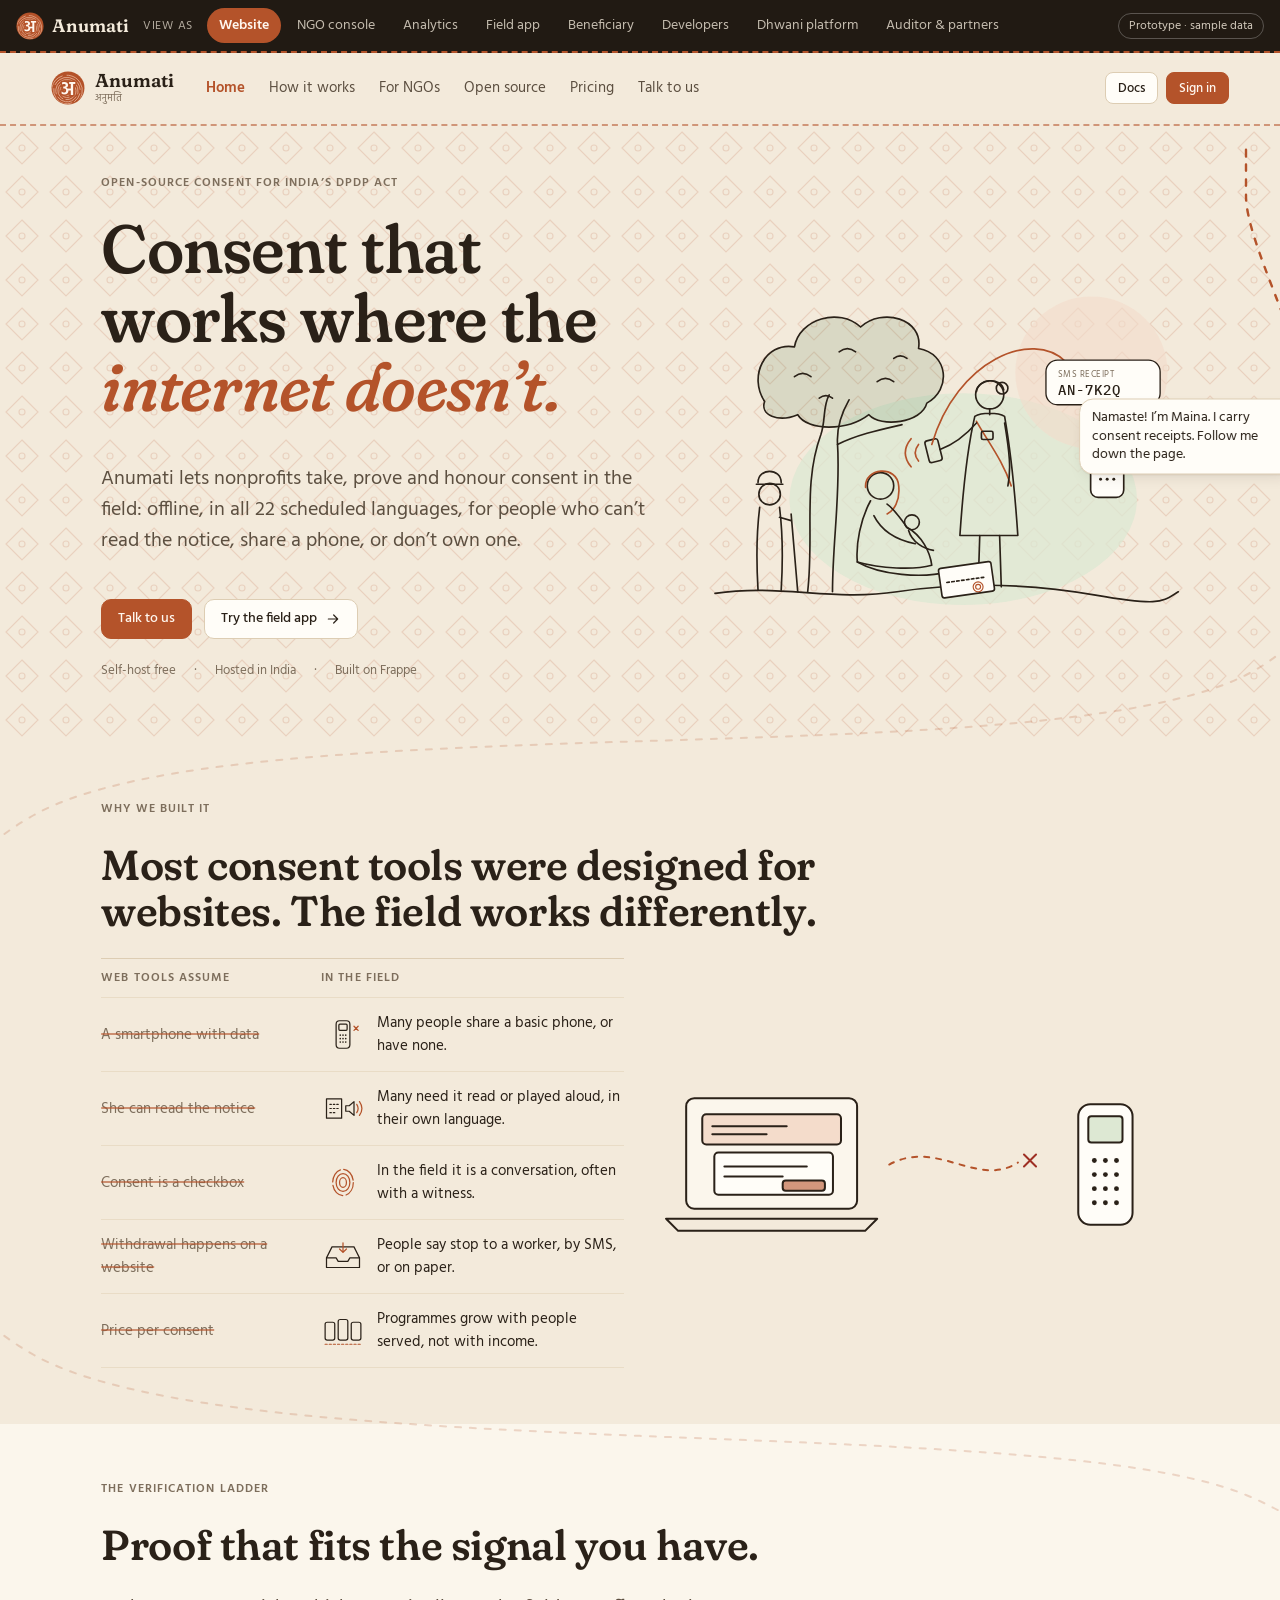
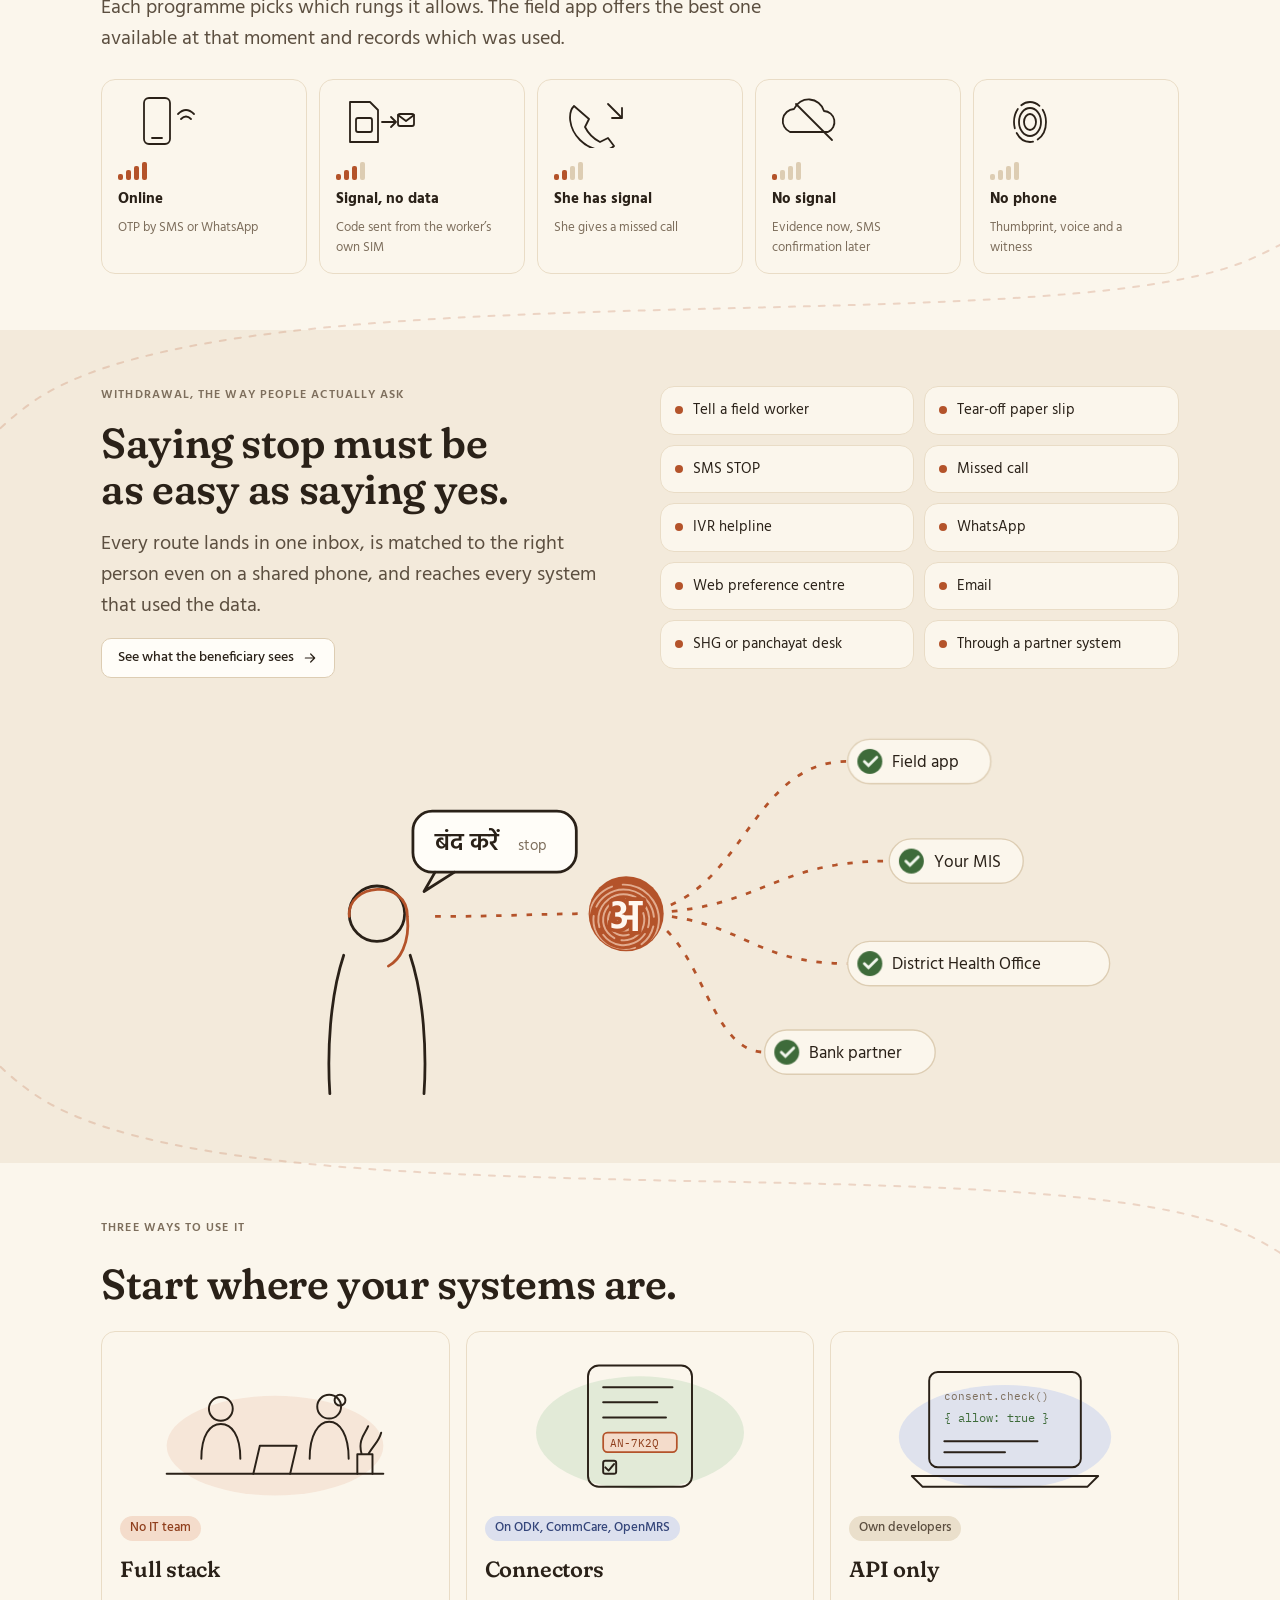
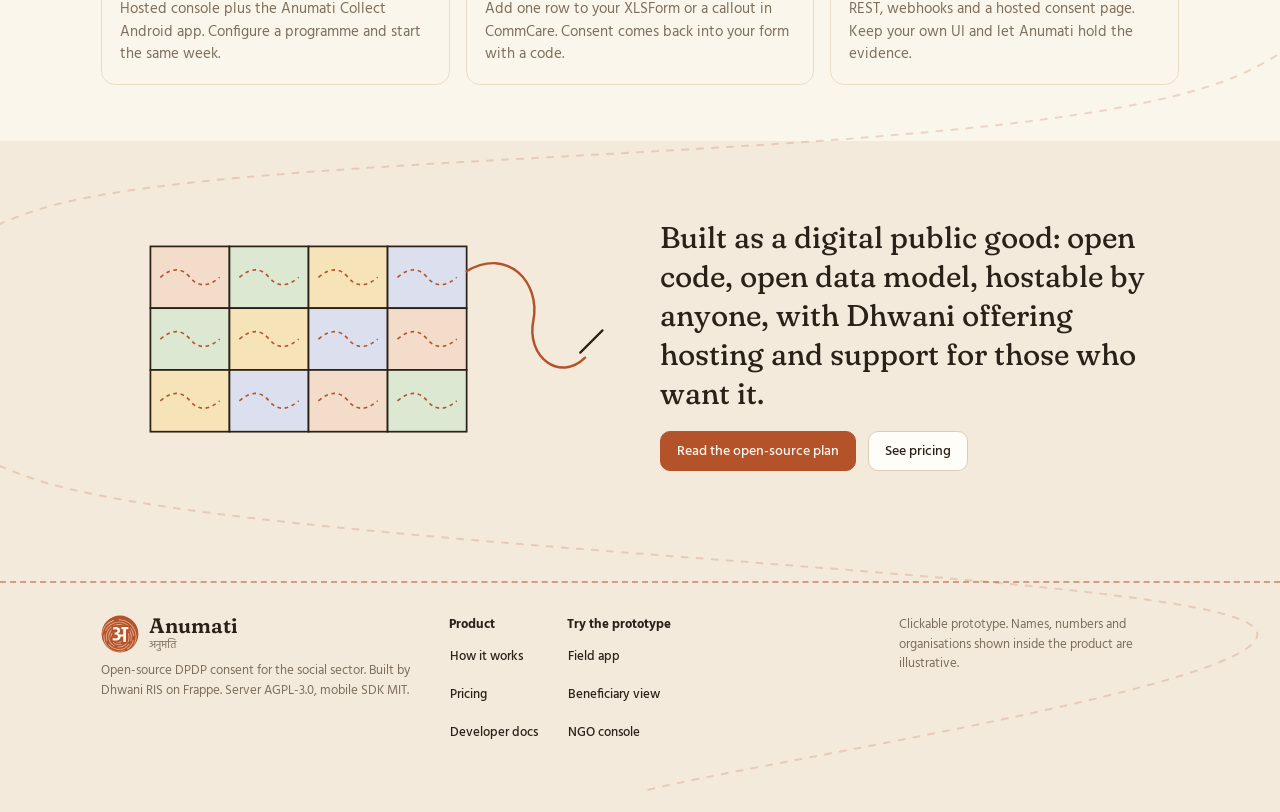
<file: docs/anumati-prototype.html>
<!doctype html><html lang="en"><head><meta charset="utf-8"><meta name="viewport" content="width=device-width,initial-scale=1"></head><body>
<title>Anumati Prototype</title>
<link rel="preconnect" href="https://fonts.googleapis.com">
<link rel="stylesheet" href="https://fonts.googleapis.com/css2?family=Fraunces:opsz,wght,SOFT@9..144,400..700,100&family=Hind:wght@400;500;600&family=IBM+Plex+Mono:wght@400;500&display=swap">
<style>
:root{
  --ground:#F3EADB; --surface:#FBF6EC; --raised:#FFFDF8; --sunk:#EADFCB;
  --ink:#2A2118; --ink2:#5C4F40; --ink3:#7D6E5C; --line:#DDCDB3; --line2:#E9DCC6;
  --terra:#B4532A; --terra-ink:#FFF7EF; --terra-soft:#F4DCCB; --terra-deep:#8F3E1C;
  --leaf:#3E6B3A; --leaf-soft:#DDE8D3;
  --turmeric:#9A6A10; --turmeric-soft:#F6E3B8; --turmeric-bright:#D69A2D;
  --indigo:#34457A; --indigo-soft:#DCE0EE;
  --danger:#9E2F24; --danger-soft:#F4D6CF;
  --shadow:0 1px 0 rgba(42,33,24,.04), 0 6px 18px -10px rgba(42,33,24,.25);
  --disp:'Fraunces', 'Iowan Old Style', Georgia, serif;
  --body:'Hind', 'Noto Sans Devanagari', system-ui, sans-serif;
  --mono:'IBM Plex Mono', ui-monospace, Menlo, monospace;
  color-scheme: light;
}
@media (prefers-color-scheme: dark){
  :root:not([data-theme="light"]){
    --ground:#1C1712; --surface:#241E17; --raised:#2C251D; --sunk:#171310;
    --ink:#F1E7D6; --ink2:#CDBFA8; --ink3:#A89A84; --line:#443A2E; --line2:#362E24;
    --terra:#E0794C; --terra-ink:#1C1712; --terra-soft:#4A2C1E; --terra-deep:#F09A72;
    --leaf:#8DBB85; --leaf-soft:#27361F;
    --turmeric:#E7B454; --turmeric-soft:#3F3117; --turmeric-bright:#E7B454;
    --indigo:#9AAAE0; --indigo-soft:#262C44;
    --danger:#F08A7C; --danger-soft:#44231E;
    --shadow:0 1px 0 rgba(0,0,0,.2), 0 8px 20px -12px rgba(0,0,0,.6);
    color-scheme: dark;
  }
}
:root[data-theme="dark"]{
    --ground:#1C1712; --surface:#241E17; --raised:#2C251D; --sunk:#171310;
    --ink:#F1E7D6; --ink2:#CDBFA8; --ink3:#A89A84; --line:#443A2E; --line2:#362E24;
    --terra:#E0794C; --terra-ink:#1C1712; --terra-soft:#4A2C1E; --terra-deep:#F09A72;
    --leaf:#8DBB85; --leaf-soft:#27361F;
    --turmeric:#E7B454; --turmeric-soft:#3F3117; --turmeric-bright:#E7B454;
    --indigo:#9AAAE0; --indigo-soft:#262C44;
    --danger:#F08A7C; --danger-soft:#44231E;
    --shadow:0 1px 0 rgba(0,0,0,.2), 0 8px 20px -12px rgba(0,0,0,.6);
    color-scheme: dark;
}
*{box-sizing:border-box}
html,body{background:var(--ground)}
body{margin:0;font-family:var(--body);font-size:15px;line-height:1.5;color:var(--ink);-webkit-font-smoothing:antialiased}
button,input,select,textarea{font:inherit;color:inherit}
a{color:var(--terra)}
:focus-visible{outline:2px solid var(--terra);outline-offset:2px;border-radius:6px}
h1,h2,h3,h4{font-family:var(--disp);font-variation-settings:"SOFT" 100;font-weight:560;margin:0;text-wrap:balance;letter-spacing:-.01em}
.num{font-variant-numeric:tabular-nums}
.mono{font-family:var(--mono);font-size:.86em}
.hi{font-family:'Hind', 'Noto Sans Devanagari', sans-serif}
.muted{color:var(--ink3)}
.small{font-size:13px}
.eyebrow{font-size:12px;letter-spacing:.09em;text-transform:uppercase;color:var(--ink3);font-weight:600}
/* kantha running stitch */
.stitch{height:0;border:0;border-top:2px dashed var(--terra);opacity:.55;margin:0}
.stitch-box{position:relative}
.stitch-box::after{content:"";position:absolute;inset:6px;border:1.5px dashed color-mix(in srgb, var(--terra) 55%, transparent);border-radius:14px;pointer-events:none}

/* ---------- lens bar ---------- */
.lensbar{position:sticky;top:env(safe-area-inset-top,0px);z-index:40;background:#211A13;color:#F3EADB}
.lensbar-in{display:flex;align-items:center;gap:14px;padding:8px 16px;overflow-x:auto;scrollbar-width:none}
.lensbar-in::-webkit-scrollbar{display:none}
.brand{display:flex;align-items:center;gap:8px;flex-shrink:0;font-family:var(--disp);font-size:18px;font-variation-settings:"SOFT" 100;font-weight:600}
.mark{width:28px;height:28px;border-radius:50%;background:var(--terra);color:#FFF7EF;display:grid;place-items:center;font-family:'Hind',sans-serif;font-weight:600;font-size:16px;line-height:1;padding-top:3px}
.lenslabel{font-size:12px;opacity:.7;flex-shrink:0;letter-spacing:.06em;text-transform:uppercase}
.lenses{display:flex;gap:4px;flex-shrink:0}
.lens{border:0;background:transparent;color:inherit;padding:7px 12px;border-radius:999px;font-size:14px;cursor:pointer;white-space:nowrap;opacity:.78}
.lens:hover{opacity:1;background:rgba(255,255,255,.08)}
.lens.on{background:var(--terra);color:#FFF7EF;opacity:1;font-weight:600}
:root[data-theme="dark"] .lensbar, :root:not([data-theme="light"]) .lensbar{}
.lensbar{border-bottom:2px dashed var(--terra)}
.demo-pill{margin-left:auto;flex-shrink:0;font-size:12px;border:1px solid rgba(255,255,255,.3);border-radius:999px;padding:3px 10px;opacity:.85}

/* ---------- generic ---------- */
.btn{display:inline-flex;align-items:center;justify-content:center;gap:8px;min-height:40px;padding:0 16px;border-radius:10px;border:1px solid var(--line);background:var(--raised);color:var(--ink);font-weight:500;font-size:14px;cursor:pointer;text-decoration:none;white-space:nowrap}
.btn:hover{border-color:var(--ink3)}
.btn.pri{background:var(--terra);border-color:var(--terra);color:var(--terra-ink)}
.btn.pri:hover{background:var(--terra-deep);border-color:var(--terra-deep)}
.btn.ghost{background:transparent;border-color:transparent}
.btn.sm{min-height:32px;padding:0 12px;font-size:13px;border-radius:8px}
.btn[disabled]{opacity:.45;cursor:not-allowed}
.chip{display:inline-flex;align-items:center;gap:6px;padding:2px 10px;border-radius:999px;font-size:12.5px;font-weight:500;white-space:nowrap;line-height:1.7}
.c-ok{background:var(--leaf-soft);color:var(--leaf)}
.c-wait{background:var(--turmeric-soft);color:var(--turmeric)}
.c-bad{background:var(--danger-soft);color:var(--danger)}
.c-neu{background:var(--sunk);color:var(--ink2)}
.c-ind{background:var(--indigo-soft);color:var(--indigo)}
.c-terra{background:var(--terra-soft);color:var(--terra-deep)}
.dot{width:8px;height:8px;border-radius:50%;display:inline-block;flex-shrink:0}
.card{background:var(--surface);border:1px solid var(--line2);border-radius:14px;padding:18px}
.card.flat{background:transparent}
.row{display:flex;gap:12px;align-items:center}
.row.wr{flex-wrap:wrap}
.stack{display:flex;flex-direction:column;gap:12px}
.grid{display:grid;gap:16px}
.g2{grid-template-columns:repeat(2,minmax(0,1fr))}
.g3{grid-template-columns:repeat(3,minmax(0,1fr))}
.g4{grid-template-columns:repeat(4,minmax(0,1fr))}
.g6{grid-template-columns:repeat(6,minmax(0,1fr))}
.spacer{flex:1}
.tbl-wrap{overflow-x:auto}
table.t{width:100%;border-collapse:collapse;font-size:14px}
.t th{text-align:left;font-weight:500;color:var(--ink3);font-size:12.5px;letter-spacing:.03em;padding:10px 12px;border-bottom:1px solid var(--line)}
.t td{padding:11px 12px;border-bottom:1px solid var(--line2);vertical-align:top}
.t tr.click{cursor:pointer}
.t tr.click:hover td{background:color-mix(in srgb, var(--terra-soft) 45%, transparent)}
.t tr.sel td{background:var(--terra-soft)}
.t td.r,.t th.r{text-align:right}
.tabs{display:flex;gap:4px;border-bottom:1px solid var(--line);overflow-x:auto;scrollbar-width:none}
.tab{border:0;background:transparent;padding:10px 12px;font-size:14.5px;color:var(--ink3);cursor:pointer;border-bottom:2px solid transparent;margin-bottom:-1px;white-space:nowrap}
.tab:hover{color:var(--ink)}
.tab.on{color:var(--ink);border-bottom-color:var(--terra);font-weight:600}
.seg{display:inline-flex;background:var(--sunk);border-radius:10px;padding:3px;gap:2px;flex-wrap:wrap}
.seg button{border:0;background:transparent;padding:6px 12px;border-radius:8px;font-size:13.5px;cursor:pointer;color:var(--ink2)}
.seg button.on{background:var(--raised);color:var(--ink);font-weight:600;box-shadow:var(--shadow)}
.field{display:flex;flex-direction:column;gap:6px;font-size:13.5px;color:var(--ink2)}
.field input,.field select,.field textarea{background:var(--raised);border:1px solid var(--line);border-radius:10px;padding:10px 12px;font-size:15px;color:var(--ink);min-height:42px}
.field textarea{min-height:90px;resize:vertical}
.check{display:flex;gap:10px;align-items:flex-start;font-size:14.5px;cursor:pointer;padding:6px 0}
.check input{width:18px;height:18px;margin:2px 0 0;accent-color:var(--terra);flex-shrink:0}
.switch{position:relative;width:48px;height:28px;border-radius:14px;background:var(--line);border:0;cursor:pointer;flex-shrink:0;transition:background .15s}
.switch::after{content:"";position:absolute;top:3px;left:3px;width:22px;height:22px;border-radius:50%;background:var(--raised);box-shadow:0 1px 2px rgba(0,0,0,.2);transition:left .15s}
.switch.on{background:var(--leaf)}
.switch.on::after{left:23px}
.kpi .v{font-family:var(--disp);font-variation-settings:"SOFT" 100;font-size:32px;font-weight:520;line-height:1.1;margin-top:6px;font-variant-numeric:tabular-nums}
.kpi .d{font-size:13px;color:var(--ink3);margin-top:2px}
.toast{position:fixed;left:50%;bottom:calc(20px + env(safe-area-inset-bottom,0px));transform:translateX(-50%);background:#211A13;color:#F3EADB;padding:12px 18px;border-radius:12px;font-size:14px;z-index:80;box-shadow:var(--shadow);max-width:min(560px,calc(100% - 32px));display:flex;gap:12px;align-items:center}
.toast button{background:transparent;border:1px solid rgba(255,255,255,.35);color:inherit;border-radius:8px;padding:4px 10px;cursor:pointer;font-size:13px;white-space:nowrap}
.bar{height:8px;border-radius:4px;background:var(--sunk);overflow:hidden}
.bar > i{display:block;height:100%;border-radius:4px}
.empty{padding:28px;text-align:center;color:var(--ink3)}
.kv{display:grid;grid-template-columns:minmax(110px,auto) 1fr;gap:8px 16px;font-size:14px}
.kv dt{color:var(--ink3)} .kv dd{margin:0}
code.blk{display:block;white-space:pre;overflow-x:auto;background:var(--ink);color:#F1E7D6;border-radius:12px;padding:16px;font-family:var(--mono);font-size:13px;line-height:1.6}
:root[data-theme="dark"] code.blk{background:var(--sunk)}
@media (prefers-color-scheme: dark){:root:not([data-theme="light"]) code.blk{background:var(--sunk)}}

/* ---------- website ---------- */
.site{background:var(--ground)}
.site-nav{display:flex;align-items:center;gap:22px;padding:18px clamp(16px,4vw,56px);flex-wrap:wrap}
.site-nav .links{display:flex;gap:4px;flex-wrap:wrap}
.site-nav .links button{border:0;background:transparent;padding:6px 10px;border-radius:8px;cursor:pointer;color:var(--ink2);font-size:15px}
.site-nav .links button.on{color:var(--terra);font-weight:600}
.site-nav .links button:hover{color:var(--ink)}
.wrap{max-width:1180px;margin:0 auto;padding-inline:clamp(16px,4vw,56px)}
.hero{padding-block:48px 64px;display:grid;grid-template-columns:1.1fr .9fr;gap:48px;align-items:center}
.hero h1{font-size:clamp(38px,5.6vw,68px);line-height:1.02;font-weight:520}
.hero h1 em{font-style:italic;color:var(--terra)}
.lede{font-size:clamp(17px,1.6vw,20px);color:var(--ink2);max-width:36em;line-height:1.55}
.section{padding-block:56px}
.section h2{font-size:clamp(28px,3.4vw,42px);line-height:1.1}
.pattern{background-image:url("data:image/svg+xml,%3Csvg xmlns='http://www.w3.org/2000/svg' width='44' height='44' viewBox='0 0 44 44'%3E%3Cg fill='none' stroke='%23B4532A' stroke-opacity='.16' stroke-width='1.2'%3E%3Cpath d='M22 6 L38 22 L22 38 L6 22 Z'/%3E%3Ccircle cx='22' cy='22' r='3'/%3E%3C/g%3E%3C/svg%3E")}
.ladder{display:grid;grid-template-columns:repeat(5,minmax(0,1fr));gap:12px}
.rung{background:var(--surface);border:1px solid var(--line2);border-radius:14px;padding:16px;display:flex;flex-direction:column;gap:8px}
.rung .sig{display:flex;gap:3px;align-items:flex-end;height:18px}
.rung .sig i{width:5px;background:var(--line);border-radius:2px}
.rung .sig i.on{background:var(--terra)}
.quote{font-family:var(--disp);font-variation-settings:"SOFT" 100;font-size:clamp(22px,2.4vw,30px);line-height:1.3;font-weight:420}
.price{display:flex;flex-direction:column;gap:12px}
.price .amt{font-family:var(--disp);font-size:36px;font-variation-settings:"SOFT" 100}
.foot{border-top:2px dashed color-mix(in srgb, var(--terra) 50%, transparent);padding-block:32px;margin-top:32px}

/* ---------- console ---------- */
.shell{display:grid;grid-template-columns:236px minmax(0,1fr);min-height:calc(100vh - 50px)}
.side{background:var(--surface);border-right:1px solid var(--line2);padding:18px 12px;display:flex;flex-direction:column;gap:2px;position:sticky;top:50px;height:calc(100vh - 50px);overflow-y:auto}
.org{display:flex;gap:10px;align-items:center;padding:4px 8px 16px}
.org .av{width:36px;height:36px;border-radius:10px;background:var(--leaf);color:#F4F8EF;display:grid;place-items:center;font-weight:600}
.nav{display:flex;justify-content:space-between;align-items:center;gap:8px;padding:9px 12px;border-radius:10px;font-size:14.5px;color:var(--ink2);cursor:pointer;border:0;background:transparent;text-align:left;width:100%}
.nav:hover{background:var(--sunk);color:var(--ink)}
.nav.on{background:var(--terra-soft);color:var(--terra-deep);font-weight:600}
.navsec{font-size:11.5px;letter-spacing:.09em;text-transform:uppercase;color:var(--ink3);padding:14px 12px 4px;font-weight:600}
.main{padding:24px clamp(16px,3vw,36px) 48px;display:flex;flex-direction:column;gap:18px;min-width:0}
.ph{display:flex;align-items:flex-end;gap:16px;flex-wrap:wrap}
.ph h1{font-size:clamp(26px,3vw,34px);line-height:1.1}
.crumb{font-size:13px;color:var(--ink3)}
.crumb button{border:0;background:transparent;color:var(--terra);cursor:pointer;padding:0;font-size:13px}
.split{display:grid;grid-template-columns:minmax(0,1.5fr) minmax(0,1fr);gap:16px;align-items:start}
.opt{display:flex;gap:12px;align-items:flex-start;border:1px solid var(--line);border-radius:12px;padding:12px 14px;background:var(--raised);cursor:pointer}
.opt.on{border-color:var(--terra);background:color-mix(in srgb, var(--terra-soft) 50%, var(--raised))}
.opt input{accent-color:var(--terra);margin-top:3px}
.timeline{display:flex;flex-direction:column;gap:18px;position:relative}
.ev{display:grid;grid-template-columns:14px 1fr;gap:12px}
.ev .dot{width:12px;height:12px;margin-top:5px}
.thumbs{display:flex;gap:8px;flex-wrap:wrap;margin-top:8px}
.thumb{width:78px;height:54px;border-radius:8px;background:var(--sunk);display:grid;place-items:center;font-size:11px;color:var(--ink3);text-align:center;border:1px dashed var(--line)}

/* ---------- phone ---------- */
.stage{display:flex;gap:32px;padding:28px clamp(16px,3vw,40px) 48px;flex-wrap:wrap;align-items:flex-start;justify-content:center}
.stage-notes{flex:1 1 320px;max-width:420px;display:flex;flex-direction:column;gap:14px}
.phone{width:360px;max-width:100%;height:740px;border-radius:40px;background:#17120D;padding:12px;box-shadow:0 30px 60px -30px rgba(42,33,24,.6);flex-shrink:0}
.screen{width:100%;height:100%;border-radius:30px;overflow:hidden;background:var(--ground);display:flex;flex-direction:column;position:relative}
.appbar{background:var(--leaf);color:#F4F8EF;padding:16px 16px 14px;display:flex;align-items:center;gap:10px}
.appbar .t{font-size:17px;font-weight:600;line-height:1.2}
.appbar .s{font-size:12px;opacity:.85}
.appbar button{background:transparent;border:0;color:inherit;cursor:pointer;padding:4px;display:flex}
.appbody{flex:1;overflow-y:auto;padding:14px 16px 16px;display:flex;flex-direction:column;gap:10px}
.appfoot{padding:12px 16px 16px;border-top:1px solid var(--line2);background:var(--surface)}
.big{width:100%;min-height:50px;border-radius:12px;border:0;background:var(--terra);color:var(--terra-ink);font-size:16px;font-weight:600;cursor:pointer}
.big[disabled]{background:var(--line);color:var(--ink3);cursor:not-allowed}
.big.alt{background:transparent;border:1.5px solid var(--terra);color:var(--terra)}
.big.alt.on{background:var(--terra);color:var(--terra-ink)} .big:disabled{opacity:.45;cursor:not-allowed}
.tile{display:flex;gap:12px;align-items:center;background:var(--surface);border:1px solid var(--line2);border-radius:14px;padding:14px;cursor:pointer;text-align:left;width:100%}
.tile:hover{border-color:var(--terra)}
.ico{width:42px;height:42px;border-radius:12px;background:var(--terra-soft);color:var(--terra-deep);display:grid;place-items:center;flex-shrink:0}
.pcard{display:flex;gap:12px;align-items:center;background:var(--surface);border:1px solid var(--line2);border-radius:12px;padding:12px}
.progress{height:6px;background:var(--sunk);border-radius:3px;overflow:hidden}
.progress i{display:block;height:100%;background:var(--leaf);transition:width .3s}
.bubble-in{align-self:flex-start;max-width:86%;background:var(--surface);border:1px solid var(--line2);border-radius:14px 14px 14px 4px;padding:9px 12px;font-size:14px;line-height:1.5}
.bubble-out{align-self:flex-end;max-width:76%;background:var(--leaf);color:#F4F8EF;border-radius:14px 14px 4px 14px;padding:9px 12px;font-size:14px}
.qr{display:block;width:100%;text-align:left;margin-top:6px;border:1px solid var(--line);background:var(--raised);border-radius:10px;padding:9px 10px;font-size:14px;color:var(--leaf);cursor:pointer}
.digits{display:flex;gap:6px}
.digits input{width:40px;height:48px;text-align:center;font-family:var(--mono);font-size:20px;border:1px solid var(--line);border-radius:10px;background:var(--raised)}

/* ---------- charts ---------- */
svg text{fill:var(--ink3);font-family:var(--body);font-size:11px}
svg .gridl{stroke:var(--line2);stroke-width:1}
.legend{display:flex;gap:14px;flex-wrap:wrap;font-size:13px;color:var(--ink2)}
.legend span{display:inline-flex;align-items:center;gap:6px}

@media (max-width: 1000px){
  .hero{grid-template-columns:1fr}
  .g6{grid-template-columns:repeat(3,minmax(0,1fr))}
  .g4{grid-template-columns:repeat(2,minmax(0,1fr))}
  .ladder{grid-template-columns:repeat(2,minmax(0,1fr))}
  .split{grid-template-columns:1fr}
}
@media (max-width: 760px){
  .shell{grid-template-columns:1fr}
  .side{position:static;height:auto;flex-direction:row;overflow-x:auto;border-right:0;border-bottom:1px solid var(--line2);padding:8px 12px;gap:4px}
  .side .org,.side .navsec,.side .spacer,.side .who{display:none}
  .nav{width:auto;white-space:nowrap}
  .g2,.g3{grid-template-columns:1fr}
  .g6{grid-template-columns:repeat(2,minmax(0,1fr))}
  .ladder{grid-template-columns:1fr}
  .phone{height:680px}
}
/* ---------- art & motion ---------- */
.logo{display:block;flex-shrink:0}
.ill{display:block;max-width:100%;overflow:visible}
.ill .ln{stroke-dasharray:1;stroke-dashoffset:0;animation:draw 2.2s cubic-bezier(.55,.1,.3,1) both}
.ill .d1{animation-delay:.35s}.ill .d2{animation-delay:.7s}.ill .d3{animation-delay:1.15s}.ill .d4{animation-delay:1.6s}
@keyframes draw{from{stroke-dashoffset:1}to{stroke-dashoffset:0}}
.pop{transform-box:fill-box;transform-origin:50% 100%;animation:pop .55s cubic-bezier(.3,1.4,.5,1) 2.5s both}
@keyframes pop{from{opacity:0;transform:scale(.6)}to{opacity:1;transform:scale(1)}}
.bob{animation:bob 3.4s ease-in-out infinite}
@keyframes bob{0%,100%{transform:translateY(0)}50%{transform:translateY(-4px)}}
.flow{stroke-dasharray:4 7;animation:flow 1.1s linear infinite}
@keyframes flow{to{stroke-dashoffset:-22}}
.chk{transform-box:fill-box;transform-origin:center;animation:pop .45s ease-out both}
.ladder .sig i{transform-origin:bottom}
.ladder.play .rung{animation:rise .5s ease-out both}
.ladder.play .rung:nth-child(2){animation-delay:.12s}.ladder.play .rung:nth-child(3){animation-delay:.24s}.ladder.play .rung:nth-child(4){animation-delay:.36s}.ladder.play .rung:nth-child(5){animation-delay:.48s}
@keyframes rise{from{transform:translateY(10px)}to{transform:none}}
.ladder.play .sig i.on{animation:grow .5s ease-out both}
@keyframes grow{from{transform:scaleY(.1)}to{transform:scaleY(1)}}
.maina-say{display:flex;gap:14px;align-items:flex-end}
.say{position:relative;background:var(--raised);border:1px solid var(--line);border-radius:16px 16px 16px 4px;padding:10px 14px;font-size:15px;max-width:30em}
.btn:hover .stitchline,.site-nav .links button:hover{text-decoration:underline dashed var(--terra);text-underline-offset:5px}
.wayimg{display:flex;justify-content:center;margin:-4px 0 6px}
/* ---------- stitched story ---------- */
.story{position:relative}
.story-layer{position:absolute;inset:0;pointer-events:none;z-index:6}
.thread{position:absolute;left:0;top:0;overflow:visible}
.thread-ghost{fill:none;stroke:var(--terra);stroke-opacity:.2;stroke-width:2;stroke-dasharray:6 9;stroke-linecap:round}
.thread-sewn{fill:none;stroke:var(--terra);stroke-width:2.4;stroke-dasharray:6 9;stroke-linecap:round}
.traveler{position:absolute;left:0;top:0;width:68px;transition:transform .18s ease-out;will-change:transform}
.traveler .bird{transition:transform .35s ease}
.traveler .bird.flip{transform:scaleX(-1)}
.traveler .maina{display:block;filter:drop-shadow(0 4px 6px rgba(42,33,24,.18))}
.say-bubble{position:absolute;bottom:34px;right:70px;background:var(--raised);color:var(--ink);border:1px solid var(--line);border-radius:14px 14px 4px 14px;padding:9px 12px;font-size:13.5px;line-height:1.4;width:max-content;max-width:220px;box-shadow:var(--shadow);opacity:0;transform:translateY(6px);transition:opacity .25s,transform .25s}
.say-bubble.show{opacity:1;transform:none}
.traveler.left .say-bubble{right:auto;left:70px;border-radius:14px 14px 14px 4px}
.story-layer.dock .thread{display:none}
.story-layer.dock .traveler{position:fixed;left:auto;top:auto;right:12px;bottom:calc(12px + env(safe-area-inset-bottom,0px));width:58px;transform:none!important;z-index:30}
.story-layer.dock .say-bubble{bottom:58px;right:0;max-width:200px}
/* ---------- site page pieces ---------- */
.gapgrid{display:flex;flex-direction:column;border-top:1px solid var(--line)}
.gaprow{display:grid;grid-template-columns:minmax(0,.8fr) minmax(0,1.2fr);gap:18px;padding:14px 0;border-bottom:1px solid var(--line2);align-items:center}
.gaprow.head{padding:10px 0}
.gaprow .assume{color:var(--ink3);text-decoration:line-through;text-decoration-color:color-mix(in srgb,var(--terra) 60%,transparent);text-decoration-thickness:1.5px}
.gaprow .reality{display:flex;gap:12px;align-items:center}
.gaprow .reality .ic64{width:44px;height:33px;flex-shrink:0}
.ic64{display:block;flex-shrink:0}
.steps{list-style:none;margin:0;padding:0;display:grid;grid-template-columns:repeat(3,minmax(0,1fr));gap:16px;counter-reset:s}
.step{display:flex;flex-direction:column;gap:8px}
.flowline{list-style:none;margin:0;padding:0;display:grid;grid-template-columns:repeat(4,minmax(0,1fr));gap:18px;position:relative}
.flowline::before{content:"";position:absolute;left:32px;right:32px;top:30px;border-top:2px dashed color-mix(in srgb,var(--terra) 55%,transparent)}
.flowline li{display:flex;flex-direction:column;gap:6px;position:relative}
.flowdot{width:max-content;min-width:64px;height:60px;display:grid;place-items:center;background:var(--ground);border-radius:12px;padding:0 4px}
section[style*="--surface"] .flowdot{background:var(--surface)}
.seg-card .fix{display:flex;gap:8px;align-items:flex-start;color:var(--leaf);background:var(--leaf-soft);padding:8px 10px;border-radius:10px}
.seg-card .fix span{color:var(--ink)}
.btn.fl{justify-content:flex-start;padding:0}
@media (max-width: 1000px){ .steps{grid-template-columns:repeat(2,minmax(0,1fr))} .flowline{grid-template-columns:repeat(2,minmax(0,1fr))} .flowline::before{display:none} }
@media (max-width: 760px){
  .steps,.flowline{grid-template-columns:1fr}
  .site-nav{gap:10px}
  .site-nav .links{order:3;width:100%;flex-wrap:nowrap;overflow-x:auto;scrollbar-width:none;margin:0 -4px}
  .site-nav .links::-webkit-scrollbar{display:none}
  .site-nav .links button{white-space:nowrap}
  .gaprow{grid-template-columns:1fr;gap:6px}
  .gaprow.head{display:none}
}
@media (prefers-reduced-motion: reduce){*{transition:none!important;animation:none!important}}
@keyframes pulse{0%,100%{opacity:1}50%{opacity:.45}}
.pulse{animation:pulse 1.2s ease-in-out infinite}
</style>
<div id="app"></div>
<div id="toast" hidden></div>
<script>
/* ================= Anumati clickable prototype — sample data only ================= */
const esc = s => String(s ?? '').replace(/[&<>"']/g, c => ({'&':'&amp;','<':'&lt;','>':'&gt;','"':'&quot;',"'":'&#39;'}[c]));
const fmt = n => Number(n).toLocaleString('en-IN');
const ICONS = {
  plus:'<path d="M12 5v14M5 12h14"/>', x:'<path d="M6 6l12 12M18 6L6 18"/>', search:'<circle cx="11" cy="11" r="6"/><path d="M20 20l-4-4"/>',
  back:'<path d="M15 5l-7 7 7 7"/>', check:'<path d="M5 12l5 5 9-11"/>', mic:'<rect x="9" y="3" width="6" height="11" rx="3"/><path d="M6 11a6 6 0 0012 0M12 17v4"/>',
  thumb:'<path d="M8 20c-1-3-1-9 4-11s6 3 6 7M10 20c0-4 0-7 2-8M14 20c1-2 1-5 0-6"/>', user:'<circle cx="12" cy="8" r="4"/><path d="M4 20c1.5-4 5-6 8-6s6.5 2 8 6"/>',
  sync:'<path d="M4 12a8 8 0 0114-5l2 2M20 12a8 8 0 01-14 5l-2-2M20 4v5h-5M4 20v-5h5"/>', play:'<path d="M7 4v16l13-8z" fill="currentColor" stroke="none"/>',
  pause:'<path d="M7 4h3v16H7zM14 4h3v16h-3z" fill="currentColor" stroke="none"/>', phone:'<rect x="7" y="2" width="10" height="20" rx="2"/><path d="M11 18h2"/>',
  shield:'<path d="M12 3l8 3v6c0 5-3.5 8-8 9-4.5-1-8-4-8-9V6z"/>', chain:'<path d="M10 14a4 4 0 005.7 0l3-3a4 4 0 00-5.7-5.7l-1 1M14 10a4 4 0 00-5.7 0l-3 3a4 4 0 005.7 5.7l1-1"/>',
  globe:'<circle cx="12" cy="12" r="9"/><path d="M3 12h18M12 3c3 3 3 15 0 18M12 3c-3 3-3 15 0 18"/>', slip:'<path d="M6 3h12v18H6z"/><path d="M6 14h12" stroke-dasharray="2 2"/><path d="M9 7h6M9 10h4"/>',
  wa:'<path d="M4 20l1.5-4A8 8 0 1112 20a8 8 0 01-4-1z"/>', sms:'<path d="M4 5h16v11H9l-5 4z"/>', code:'<path d="M9 7l-5 5 5 5M15 7l5 5-5 5"/>',
  arrow:'<path d="M5 12h14M13 6l6 6-6 6"/>', eye:'<path d="M2 12s4-7 10-7 10 7 10 7-4 7-10 7S2 12 2 12z"/><circle cx="12" cy="12" r="3"/>'
};
const ic = (n, s=20) => `<svg width="${s}" height="${s}" viewBox="0 0 24 24" fill="none" stroke="currentColor" stroke-width="1.8" stroke-linecap="round" stroke-linejoin="round" aria-hidden="true">${ICONS[n]||''}</svg>`;

const PURPOSES = {
  mhu: [
    {id:'screen', en:'Health screening & referral', hi:'स्वास्थ्य जाँच और रेफ़रल', essential:true, retain:'24 months', items:'Name, age, phone, BP, sugar, Hb', minor:true},
    {id:'follow', en:'Follow-up calls by our team', hi:'टीम द्वारा फ़ॉलो-अप कॉल', retain:'12 months', items:'Phone', minor:true},
    {id:'dho', en:'Share with District Health Office', hi:'ज़िला स्वास्थ्य कार्यालय से साझा', retain:'24 months', items:'Screening results', minor:true, processor:'District Health Office'},
    {id:'research', en:'Anonymised research', hi:'बिना नाम के शोध', retain:'36 months', items:'De-identified readings', minor:false, isNew:true}
  ]
};

const S = {
  lens: 'site',
  site: { page: 'home' },
  con: { view: 'dashboard', prog: 'mhu', progTab: 'capture', noticeLang: 'hi', noticeTab: 'purposes', inboxFilter: 'all', inboxSel: 'RQ-2291', inboxPick: 'MHU-004211', principal: 'MHU-004211', pq: '', govTab: 'audit', setTab: 'org', camp: null, campNew: false, chanTab: 'messaging' },
  ana: { period: '12w', prog: 'all', tab: 'overview' },
  app: { screen: 'home', name: 'Sunita D.', id: 'MHU-004211', phone: '98XXX X4410', lang: 'hi', flags: { read: true, shared: true, nophone: false, minor: false, pwd: false }, guardian: 'parent', gverify: 'sms', audio: 0, playing: false, purposes: { follow: true, dho: false, research: false }, audio_ev: false, thumb_ev: false, witness: 'Geeta S.', attest: true, vmethod: 'devsms', otp: ['', '', '', '', '', ''], wtype: 'all', wsrc: 'person', wcode: 'AN-7K2Q' },
  ben: { tab: 'sms', smsThread: 'receipt', waStep: 0, hostedStep: 0, hosted: { mentor: false, story: false }, portalLogged: true },
  dev: { tab: 'quickstart', lang: 'curl', tryRef: 'MHU-004211', tryPurpose: 'follow', tryResult: null, keyShown: false },
  plat: { tab: 'tenants', newTenant: false },
  aud: { tab: 'pack', verifying: false, verified: false, progress: 0 },
  outbox: 14,
  synced: 0,
  toast: null
};

const D = {
  kpi: { recorded: 12847, confirmed: 11302, evidence: 1041, withdrawals: 38, open: 23, overdue: 4 },
  programmes: [
    { id:'mhu', name:'Mobile Health Unit', persona:'Patient', notice:'v3', draft:'v4 draft', langs:['English','हिन्दी','मराठी'], channel:'Anumati Collect', recorded:8410, confirmed:86, status:'Live', team:18, districts:'Nashik, Palghar' },
    { id:'skill', name:'Livelihood Skilling', persona:'Trainee', notice:'v2', draft:null, langs:['English','हिन्दी'], channel:'ODK Collect connector', recorded:3902, confirmed:93, status:'Live', team:9, districts:'Nashik' },
    { id:'sch', name:'Scholarship (minors)', persona:'Student', notice:'v1', draft:null, langs:['English','हिन्दी','বাংলা'], channel:'Hosted page + API', recorded:535, confirmed:97, status:'Live', team:3, districts:'Online' },
    { id:'true', name:'Legacy true-up 2024 cohort', persona:'Patient', notice:'True-up v1', draft:null, langs:['हिन्दी'], channel:'SMS + field visits', recorded:0, confirmed:0, status:'Campaign', team:12, districts:'Nashik, Palghar' }
  ],
  principals: [
    { id:'MHU-004211', name:'Sunita D.', prog:'mhu', lang:'हिन्दी', flags:['Shared phone · owner','Needs help reading','Guardian of 1 minor'], phone:'98XXX X4410', code:'AN-7K2Q', state:{screen:'granted',follow:'granted',dho:'withdrawn',research:'not asked'}, since:'14 Jul', village:'Khairi', verify:'Confirmed · deferred SMS' },
    { id:'MHU-004212', name:'Kamla D.', prog:'mhu', lang:'हिन्दी', flags:['Shared phone','Needs help reading'], phone:'98XXX X4410', code:'AN-7K2R', state:{screen:'granted',follow:'granted',dho:'granted',research:'not asked'}, since:'14 Jul', village:'Khairi', verify:'Evidence only' },
    { id:'MHU-003990', name:'Ramesh K.', prog:'mhu', lang:'मराठी', flags:[], phone:'97XXX X1182', code:'AN-3P9M', state:{screen:'granted',follow:'granted',dho:'withdrawn',research:'not asked'}, since:'02 Jul', village:'Wadi', verify:'Confirmed · device SMS' },
    { id:'SKL-001204', name:'Anjali S.', prog:'skill', lang:'हिन्दी', flags:[], phone:'99XXX X0021', code:'AN-9Q1L', state:{screen:'granted',follow:'granted',dho:'not asked',research:'not asked'}, since:'20 Jun', village:'Sinnar', verify:'Confirmed · online OTP' },
    { id:'SCH-000877', name:'Pooja D. (14)', prog:'sch', lang:'हिन्दी', flags:['Minor · guardian Sunita D.'], phone:'—', code:'AN-5T2K', state:{screen:'granted',follow:'granted',dho:'not asked',research:'blocked for minors'}, since:'02 Aug', village:'Khairi', verify:'Guardian verified · device SMS' },
    { id:'MHU-004388', name:'Meena B.', prog:'mhu', lang:'हिन्दी', flags:['No phone'], phone:'—', code:'AN-8W4D', state:{screen:'granted',follow:'denied',dho:'denied',research:'not asked'}, since:'09 Sep', village:'Peth', verify:'Evidence only' },
    { id:'SKL-001377', name:'Farida N.', prog:'skill', lang:'اردو', flags:[], phone:'96XXX X7810', code:'AN-2H6C', state:{screen:'granted',follow:'granted',dho:'not asked',research:'not asked'}, since:'11 Aug', village:'Malegaon', verify:'Confirmed · missed call' }
  ],
  requests: [
    { id:'RQ-2291', when:'Today 09:12', ch:'Missed call', type:'Withdraw', match:'3 possible · shared number', mclass:'c-wait', sla:'29 d', status:'open', who:null, grp:'match' },
    { id:'RQ-2290', when:'Today 08:40', ch:'SMS "STOP AN-7K2Q"', type:'Withdraw all optional', match:'Sunita D. · by code', mclass:'c-ok', sla:'Auto-done', status:'done', grp:'sms' },
    { id:'RQ-2284', when:'Yesterday', ch:'Field worker · FW-104', type:'Withdraw: DHO sharing', match:'Ramesh K. · in app', mclass:'c-ok', sla:'Processor ack pending', status:'open', grp:'field' },
    { id:'RQ-2281', when:'Yesterday', ch:'WhatsApp', type:'Access my data', match:'Anjali S.', mclass:'c-ok', sla:'28 d', status:'open', grp:'wa' },
    { id:'RQ-2276', when:'22 Sep', ch:'Physical slip · camp desk', type:'Withdraw', match:'Code smudged', mclass:'c-wait', sla:'25 d', status:'open', grp:'match' },
    { id:'RQ-2270', when:'20 Sep', ch:'IVR · Hindi', type:'Grievance', match:'Meena B.', mclass:'c-ok', sla:'23 d', status:'open', grp:'ivr' },
    { id:'RQ-2198', when:'19 Aug', ch:'Letter to office', type:'Erasure', match:'Guardian of Arjun P.', mclass:'c-ok', sla:'3 d overdue', status:'overdue', grp:'paper' },
    { id:'RQ-2187', when:'16 Aug', ch:'Email', type:'Correction', match:'Farida N.', mclass:'c-ok', sla:'6 d overdue', status:'overdue', grp:'email' }
  ],
  audit: [
    { when:'Today 09:30', actor:'Priya M.', action:'Withdrawal recorded', obj:'RQ-2291', hash:'c41e…09aa' },
    { when:'Today 08:40', actor:'SMS gateway', action:'Consent withdrawn', obj:'AN-7K2Q', hash:'9b1d…44c0' },
    { when:'Today 07:15', actor:'FW-104 sync', action:'41 events recorded', obj:'Mobile Health Unit', hash:'1a77…09fe' },
    { when:'Yesterday', actor:'S. Patil', action:'Translation edited', obj:'Notice v4 · मराठी', hash:'e02b…7c11' },
    { when:'Yesterday', actor:'System', action:'Deferred confirmations sent', obj:'318 SMS', hash:'77fa…b203' },
    { when:'24 Sep', actor:'Ravi K.', action:'API key rotated', obj:'ak_live_mhu', hash:'3d90…e5f1' },
    { when:'22 Sep', actor:'Priya M.', action:'ROPA entry updated', obj:'Anonymised research', hash:'5c12…a9d0' }
  ],
  campaigns: [
    { id:'c1', name:'2024 cohort true-up', type:'Legacy true-up', aud:'6,200 imported', ch:'SMS, field visit', done:45, status:'Running', optin:2480, refused:310, none:3410 },
    { id:'c2', name:'Notice v4 — research purpose', type:'Re-consent (material change)', aud:'8,410 on v3', ch:'Next field visit, WhatsApp', done:0, status:'Draft', optin:0, refused:0, none:8410 },
    { id:'c3', name:'Scholarship — turning 18 in Oct', type:'Majority transfer', aud:'41 principals', ch:'SMS, hosted page', done:12, status:'Running', optin:5, refused:0, none:36 },
    { id:'c4', name:'Annual renewal FY26', type:'Validity renewal', aud:'3,902 expiring', ch:'ODK form row', done:81, status:'Closing', optin:3160, refused:42, none:700 }
  ],
  trans: [
    { lang:'English', st:'Reviewed', audio:'1:38', rev:'Priya M.' }, { lang:'हिन्दी', st:'Reviewed', audio:'1:42', rev:'R. Verma' },
    { lang:'मराठी', st:'Awaiting review', audio:'—', rev:'S. Patil' }, { lang:'বাংলা', st:'Reviewed', audio:'1:51', rev:'Language pack' },
    { lang:'ଓଡ଼ିଆ', st:'Machine draft', audio:'—', rev:'Unassigned' }, { lang:'தமிழ்', st:'Reviewed', audio:'1:47', rev:'Language pack' },
    { lang:'తెలుగు', st:'Reviewed', audio:'1:44', rev:'Language pack' }, { lang:'ગુજરાતી', st:'Reviewed', audio:'1:40', rev:'Language pack' },
    { lang:'ಕನ್ನಡ', st:'Reviewed', audio:'1:46', rev:'Language pack' }, { lang:'മലയാളം', st:'Reviewed', audio:'1:55', rev:'Language pack' },
    { lang:'ਪੰਜਾਬੀ', st:'Machine draft', audio:'—', rev:'Unassigned' }, { lang:'اردو', st:'Missing', audio:'—', rev:'—' }
  ],
  devices: [
    { id:'FW-104', who:'Ravi K.', last:'2 days ago', pending:14, ver:'2.0.3' }, { id:'FW-107', who:'Geeta S.', last:'Today 07:40', pending:0, ver:'2.0.3' },
    { id:'FW-112', who:'Sanjay P.', last:'6 days ago', pending:31, ver:'2.0.1' }, { id:'FW-115', who:'Lata W.', last:'Yesterday', pending:5, ver:'2.0.3' }
  ],
  weeks: ['8 Jul','15 Jul','22 Jul','29 Jul','5 Aug','12 Aug','19 Aug','26 Aug','2 Sep','9 Sep','16 Sep','23 Sep'],
  recordedW: [610, 820, 940, 1010, 1180, 1090, 1240, 1310, 1190, 1280, 1350, 1420],
  confirmedW: [520, 700, 820, 880, 1030, 960, 1090, 1150, 1050, 1130, 1190, 1250],
  withdrawW: [2, 3, 1, 4, 3, 2, 5, 3, 4, 3, 4, 4],
  channels: [ ['Field worker (in person)',14], ['SMS keyword STOP',9], ['Missed call',6], ['WhatsApp',5], ['Physical slip / letter',3], ['IVR helpline',1] ],
  langs: [ ['हिन्दी',7420], ['मराठी',3610], ['English',1105], ['বাংলা',402], ['اردو',310] ],
  districts: [ ['Nashik',6120,89,12], ['Palghar',4230,83,19], ['Online (scholarship)',535,97,2], ['Malegaon',1962,91,5] ],
  workers: [ ['Ravi K.','FW-104',412,'Assisted 61%',96], ['Geeta S.','FW-107',388,'Assisted 44%',98], ['Lata W.','FW-115',301,'Assisted 52%',94], ['Sanjay P.','FW-112',274,'Assisted 70%',81] ],
  tenants: [
    { org:'Aaroh Foundation', plan:'Hosted · Programme', progs:4, principals:'12.8k', sms:'BYO MSG91', health:'OK', since:'Jul 2026' },
    { org:'Intelehealth', plan:'Self-hosted · support', progs:2, principals:'31.2k', sms:'BYO', health:'OK', since:'Aug 2026' },
    { org:'Piramal Foundation', plan:'Dedicated hosted', progs:6, principals:'54.0k', sms:'Pooled', health:'Sync lag', since:'Aug 2026' },
    { org:'Tanuh', plan:'Hosted · Starter', progs:1, principals:'2.1k', sms:'Pooled', health:'OK', since:'Sep 2026' },
    { org:'Visilant', plan:'Pilot', progs:1, principals:'640', sms:'Pooled', health:'Setup', since:'Sep 2026' }
  ],
  processors: [
    { req:'RQ-2284', what:'Withdraw DHO sharing · Ramesh K.', sent:'Yesterday', acked:false },
    { req:'RQ-2198', what:'Erase · Arjun P. (minor)', sent:'21 Aug', acked:false },
    { req:'RQ-2140', what:'Withdraw DHO sharing · 4 principals', sent:'12 Aug', acked:true }
  ]
};

/* ---------------- helpers ---------------- */
const P = () => D.principals.find(p => p.id === S.con.principal) || D.principals[0];
const stChip = st => {
  const m = { granted:['Granted','c-ok'], withdrawn:['Withdrawn','c-bad'], denied:['Declined','c-neu'], 'not asked':['Not asked','c-neu'], 'blocked for minors':['Blocked (minor)','c-ind'] };
  const [l, c] = m[st] || [st, 'c-neu'];
  return `<span class="chip ${c}">${l}</span>`;
};
function toast(msg, link){ S.toast = { msg, link }; renderToast(); clearTimeout(toast._t); toast._t = setTimeout(() => { S.toast = null; renderToast(); }, 5200); }
function renderToast(){
  const el = document.getElementById('toast');
  if (!S.toast){ el.hidden = true; el.innerHTML = ''; return; }
  el.hidden = false; el.className = 'toast';
  el.innerHTML = `<span>${esc(S.toast.msg)}</span>${S.toast.link ? `<button data-a="goto" data-lens="${S.toast.link[0]}" data-view="${S.toast.link[1]||''}">${esc(S.toast.link[2])}</button>` : ''}`;
}
function logAudit(actor, action, obj){
  const hex = () => Math.random().toString(16).slice(2, 6);
  D.audit.unshift({ when:'Just now', actor, action, obj, hash:`${hex()}…${hex()}` });
}

/* ---------------- lens bar ---------------- */
const LENSES = [
  ['site','Website'], ['con','NGO console'], ['ana','Analytics'], ['app','Field app'], ['ben','Beneficiary'], ['dev','Developers'], ['plat','Dhwani platform'], ['aud','Auditor & partners']
];
function lensBar(){
  return `<header class="lensbar"><div class="lensbar-in">
    <div class="brand">${mark(28)}Anumati</div>
    <span class="lenslabel">View as</span>
    <nav class="lenses" aria-label="Perspectives">${LENSES.map(([k,l]) => `<button class="lens ${S.lens===k?'on':''}" data-a="lens" data-k="${k}">${l}</button>`).join('')}</nav>
    <span class="demo-pill">Prototype · sample data</span>
  </div></header>`;
}

/* ---------------- render root ---------------- */
function render(){
  const body = { site: renderSite, con: renderConsole, ana: renderAnalytics, app: renderApp, ben: renderBen, dev: renderDev, plat: renderPlat, aud: renderAud }[S.lens]();
  document.getElementById('app').innerHTML = lensBar() + body;
  renderToast();
  if (typeof setupIO === 'function') setupIO();
  if (typeof storyInit === 'function') storyInit();
  try { localStorage.setItem('anumati-lens', S.lens); } catch(e) {}
}
/* ================= ART: logo, Maina, line illustrations ================= */
let _mk = 0;
function mark(s = 28){
  const id = 'fp' + (++_mk);
  const rings = [[5,'9 3'],[9,'18 4 6 3'],[13,'26 5 10 4'],[17,'34 6 14 5'],[21,'40 7 22 6'],[25,'52 8 18 6'],[29,'60 9 30 7']];
  return `<svg class="logo" width="${s}" height="${s}" viewBox="0 0 64 64" aria-hidden="true"><defs><clipPath id="${id}"><circle cx="32" cy="32" r="30"/></clipPath></defs>
    <circle cx="32" cy="32" r="31" fill="#B4532A"/>
    <g clip-path="url(#${id})" fill="none" stroke="#F6D2BA" stroke-width="1.6" stroke-linecap="round" opacity=".7">${rings.map(([r,da],i) => `<circle cx="30" cy="37" r="${r}" stroke-dasharray="${da}" transform="rotate(${i*47} 30 37)"/>`).join('')}</g>
    <text x="32" y="46" text-anchor="middle" style="font-family:Hind,'Noto Sans Devanagari',sans-serif;font-weight:600;font-size:38px;fill:#FFF7EF;stroke:#B4532A;stroke-width:6px;paint-order:stroke;stroke-linejoin:round">अ</text></svg>`;
}
function wordmark(s = 40){
  return `<span class="row" style="gap:10px">${mark(s)}<span style="display:flex;flex-direction:column;line-height:1"><span style="font-family:var(--disp);font-variation-settings:'SOFT' 100;font-weight:600;font-size:${s*0.55}px;color:var(--ink)">Anumati</span><span class="hi" style="font-size:${s*0.3}px;color:var(--ink3);margin-top:3px">अनुमति</span></span></span>`;
}
/* Maina — an original mynah mascot. poses: perch | envelope | sleep | wave | talk */
function maina(pose = 'perch', w = 120, cls = ''){
  const eye = pose === 'sleep'
    ? `<path d="M81 40 q4 3 8 0" stroke="#1E1611" stroke-width="1.8" fill="none" stroke-linecap="round"/>`
    : `<circle cx="85" cy="39" r="2.7" fill="#1E1611"/><circle cx="86" cy="38" r=".9" fill="#fff"/>`;
  const beak = pose === 'talk'
    ? `<path d="M93 38 L108 37 L93 43 Z" fill="#E8B53A"/><path d="M93 45 L106 50 L93 48 Z" fill="#E8B53A"/>`
    : `<path d="M93 40 L108 44 L93 48 Z" fill="#E8B53A"/>`;
  const wing = pose === 'wave'
    ? `<path d="M46 56 C48 34 64 20 80 24 C74 40 62 54 50 62 Z" fill="#3A281C" stroke="var(--ink)" stroke-width="1.2"/><ellipse cx="66" cy="34" rx="5" ry="2.6" fill="#F3EADB" transform="rotate(-35 66 34)"/>`
    : `<path d="M40 58 C52 46 70 48 76 60 C68 70 52 72 40 66 Z" fill="#3A281C" stroke="var(--ink)" stroke-width="1.2"/><ellipse cx="64" cy="63" rx="6" ry="2.8" fill="#F3EADB"/>`;
  const extra = pose === 'envelope'
    ? `<g transform="rotate(-8 110 46)"><rect x="100" y="40" width="20" height="13" rx="2" fill="#FFFDF8" stroke="var(--ink)" stroke-width="1.3"/><path d="M100 41 L110 48 L120 41" fill="none" stroke="#B4532A" stroke-width="1.3"/></g>`
    : pose === 'sleep' ? `<text x="98" y="22" style="fill:var(--ink3);font-family:var(--disp);font-size:15px">z</text><text x="107" y="11" style="fill:var(--ink3);font-family:var(--disp);font-size:11px">z</text>` : '';
  return `<svg class="maina ${cls}" width="${w}" height="${w*110/120}" viewBox="0 0 120 110" role="img" aria-label="Maina the mynah">
    <path d="M34 62 L8 74 L13 85 L38 72 Z" fill="#2A1D14" stroke="var(--ink)" stroke-width="1.2" stroke-linejoin="round"/>
    <path d="M52 85 L50 99 M64 85 L66 99" stroke="#E8B53A" stroke-width="3" stroke-linecap="round"/>
    <path d="M44 99 L56 99 M60 99 L72 99" stroke="#E8B53A" stroke-width="2.4" stroke-linecap="round"/>
    <ellipse cx="56" cy="64" rx="28" ry="21" fill="#6B4A33" stroke="var(--ink)" stroke-width="1.4"/>
    <path d="M42 76 C52 86 72 85 81 71" fill="none" stroke="#8C6448" stroke-width="3" stroke-linecap="round"/>
    ${wing}
    <circle cx="80" cy="40" r="15" fill="#1E1611" stroke="var(--ink)" stroke-width="1.2"/>
    <path d="M72 27 C76 22 82 22 86 26" fill="none" stroke="#1E1611" stroke-width="3" stroke-linecap="round"/>
    <ellipse cx="85" cy="40" rx="7" ry="6" fill="#E8B53A"/>
    ${eye}${beak}${extra}
  </svg>`;
}
const LN = (d, c = '', extra = '') => `<path class="ln ${c}" pathLength="1" d="${d}" ${extra}/>`;
function heroArt(){
  return `<svg class="ill" viewBox="0 0 560 460" width="100%" role="img" aria-label="A health worker plays the consent notice from her phone to a mother and child under a neem tree; a thread connects the phone to an SMS receipt on a basic phone.">
    <ellipse cx="300" cy="318" rx="210" ry="128" fill="var(--leaf-soft)" opacity=".75"/>
    <circle cx="455" cy="165" r="92" fill="var(--terra-soft)" opacity=".6"/>
    <g fill="none" stroke="var(--ink)" stroke-width="2" stroke-linecap="round" stroke-linejoin="round">
      <!-- neem tree -->
      <path class="ln" pathLength="1" d="M60 200 C40 170 60 128 96 134 C102 100 150 86 176 110 C202 86 252 100 246 136 C282 142 286 186 256 202 C250 226 200 232 186 216 C160 236 112 236 100 216 C76 226 54 216 60 200 Z" fill="var(--leaf)" fill-opacity=".14"/>
      ${LN('M112 430 C120 360 106 300 128 240 C134 222 130 206 138 192')}
      ${LN('M142 430 C142 370 152 310 148 250 C147 228 154 212 162 198')}
      ${LN('M148 252 C172 240 200 234 226 228')}
      ${LN('M96 170 q10 -8 20 0 M150 140 q10 -8 20 0 M196 176 q10 -8 20 0 M126 196 q8 -6 16 0 M216 148 q8 -6 16 0','d1')}
      <!-- ground -->
      ${LN('M0 432 C80 420 140 442 220 430 S380 420 460 434 S540 442 560 430')}
      <!-- elder with stick -->
      ${LN('M52 298 C52 280 80 280 80 298 M50 300 L82 300','d1')}
      <circle class="ln d1" pathLength="1" cx="66" cy="312" r="13"/>
      ${LN('M54 328 C50 360 50 395 52 428 M78 328 C82 360 82 395 80 428 M78 340 L92 344 M92 336 L100 430','d1')}
      <!-- health worker -->
      <circle class="ln d2" pathLength="1" cx="332" cy="192" r="17"/>
      <circle class="ln d2" pathLength="1" cx="347" cy="184" r="7"/>
      ${LN('M316 188 C318 172 346 170 349 186','d2')}
      ${LN('M332 209 L332 216 M314 218 C306 252 300 302 296 362 L366 362 C362 302 356 252 350 218 C342 213 322 213 314 218 Z','d2')}
      ${LN('M316 224 C332 252 348 272 358 302','d2','stroke="var(--terra)"')}
      ${LN('M316 226 C302 242 288 252 272 258 M350 226 C356 262 358 282 354 302 M320 362 L318 424 M344 362 L346 424','d2')}
      <rect class="ln d2" pathLength="1" x="256" y="246" width="16" height="27" rx="3" transform="rotate(-14 264 259)"/>
      ${LN('M246 252 q-8 10 0 20 M237 245 q-14 17 0 34','d3','stroke="var(--terra)"')}
      <rect class="ln d2" pathLength="1" x="322" y="236" width="14" height="10" rx="2"/>
      <!-- mother and child -->
      <circle class="ln d2" pathLength="1" cx="200" cy="302" r="16"/>
      ${LN('M182 304 C180 280 220 276 222 302 C224 320 216 332 208 336','d2','stroke="var(--terra)"')}
      ${LN('M188 320 C176 342 170 372 172 394 C200 402 240 404 262 398 C260 382 250 362 232 352 C222 338 214 328 208 324','d2')}
      ${LN('M172 394 C200 410 250 414 282 406 M192 338 C202 358 222 368 242 372','d2')}
      <circle class="ln d3" pathLength="1" cx="238" cy="346" r="9"/>
      ${LN('M234 356 C238 370 252 378 264 380','d3')}
      <!-- slip with thumbprint -->
      <g transform="rotate(-8 300 416)"><rect class="ln d3" pathLength="1" x="272" y="398" width="64" height="36" rx="3" fill="var(--raised)"/><path d="M280 416 H328" stroke-dasharray="3 3"/></g>
      <g stroke="var(--terra)" stroke-width="1.4"><circle class="ln d3" pathLength="1" cx="318" cy="424" r="3"/><circle class="ln d3" pathLength="1" cx="318" cy="424" r="6"/></g>
      <!-- thread to basic phone -->
      ${LN('M262 252 C292 150 384 112 424 152 C448 176 468 206 474 238','d3','stroke="var(--terra)" stroke-dasharray="0"')}
      <rect class="ln d4" pathLength="1" x="454" y="240" width="40" height="76" rx="9" fill="var(--raised)"/>
      <rect class="ln d4" pathLength="1" x="461" y="248" width="26" height="18" rx="2"/>
      <g fill="var(--ink)" stroke="none">${[0,1,2].flatMap(r => [0,1,2].map(c => `<circle cx="${466+c*8}" cy="${276+r*9}" r="1.8"/>`)).join('')}</g>
    </g>
    <g class="pop">
      <rect x="400" y="150" width="138" height="54" rx="14" fill="var(--raised)" stroke="var(--ink)" stroke-width="1.6"/>
      <path d="M470 204 L478 216 L484 204" fill="var(--raised)" stroke="var(--ink)" stroke-width="1.6" stroke-linejoin="round"/>
      <text x="414" y="170" style="fill:var(--ink3);font-size:10.5px;letter-spacing:.06em">SMS RECEIPT</text>
      <text x="414" y="192" style="fill:var(--ink);font-family:var(--mono);font-size:17px;font-weight:500;letter-spacing:.08em">AN-7K2Q</text>
    </g>
  </svg>`;
}
function whyArt(){
  return `<svg class="ill" viewBox="0 0 520 190" width="100%" role="img" aria-label="A laptop full of cookie pop-ups cannot reach a basic keypad phone.">
    <g fill="none" stroke="var(--ink)" stroke-width="2" stroke-linecap="round" stroke-linejoin="round">
      <rect class="ln" pathLength="1" x="30" y="30" width="170" height="110" rx="8" fill="var(--surface)"/>
      ${LN('M10 150 H220 L208 162 H22 Z')}
      <rect class="ln d1" pathLength="1" x="46" y="46" width="138" height="30" rx="4" fill="var(--terra-soft)"/>
      ${LN('M56 58 H130 M56 66 H110','d1')}
      <rect class="ln d1" pathLength="1" x="58" y="84" width="118" height="42" rx="4" fill="var(--raised)"/>
      ${LN('M68 98 H150 M68 108 H126','d2')}
      <rect class="ln d2" pathLength="1" x="126" y="112" width="42" height="10" rx="3" fill="var(--terra)" fill-opacity=".6"/>
      <path d="M232 96 C280 70 320 120 360 94" stroke="var(--terra)" stroke-dasharray="5 7"/>
      ${LN('M366 86 L378 98 M378 86 L366 98','d3','stroke="var(--danger)"')}
      <rect class="ln d3" pathLength="1" x="420" y="36" width="54" height="120" rx="12" fill="var(--raised)"/>
      <rect class="ln d3" pathLength="1" x="430" y="48" width="34" height="26" rx="3" fill="var(--leaf-soft)"/>
    </g>
    <g fill="var(--ink)">${[0,1,2,3].flatMap(r => [0,1,2].map(c => `<circle cx="${436+c*11}" cy="${92+r*14}" r="2.4"/>`)).join('')}</g>
  </svg>`;
}
function rungArt(i){
  const s = `fill="none" stroke="var(--ink)" stroke-width="1.8" stroke-linecap="round" stroke-linejoin="round"`;
  const art = [
    `<rect x="26" y="6" width="26" height="46" rx="5" ${s}/><path d="M34 46 h10" ${s}/><path d="M60 22 q8 -8 16 0 M63 27 q5 -5 10 0" ${s} stroke="var(--leaf)"/>`,
    `<path d="M14 10 h20 l8 8 v32 h-28 z" ${s}/><rect x="20" y="26" width="16" height="14" rx="2" ${s}/><path d="M46 30 h14 m-5 -5 l5 5 -5 5" ${s} stroke="var(--terra)"/><rect x="62" y="22" width="16" height="12" rx="2" ${s}/><path d="M62 23 l8 6 8 -6" ${s}/>`,
    `<path d="M20 14 c-6 6 -6 22 6 34 s28 12 34 6 l-6 -8 -8 4 c-6 -3 -12 -9 -15 -15 l4 -8 z" ${s}/><path d="M54 12 l14 14 m0 -10 v10 h-10" ${s} stroke="var(--terra)"/>`,
    `<path d="M18 40 a12 12 0 0 1 4 -23 a16 16 0 0 1 30 2 a11 11 0 0 1 4 21 z" ${s}/><path d="M24 12 L60 48" ${s} stroke="var(--danger)"/>`,
    `<g ${s} stroke="var(--terra)"><ellipse cx="40" cy="30" rx="6" ry="8"/><ellipse cx="40" cy="30" rx="11" ry="14"/><ellipse cx="40" cy="30" rx="16" ry="20" stroke-dasharray="20 5"/></g>`
  ][i];
  return `<svg viewBox="0 0 86 56" width="86" height="56" aria-hidden="true">${art}</svg>`;
}
function stopArt(){
  const nodes = [['Field app',420,40],['Your MIS',450,112],['District Health Office',420,186],['Bank partner',360,250]];
  return `<svg class="ill stopart" data-io viewBox="0 0 520 290" width="100%" role="img" aria-label="Her withdrawal flows from Anumati to every connected system, each confirming with a tick.">
    <g fill="none" stroke="var(--ink)" stroke-width="2" stroke-linecap="round" stroke-linejoin="round">
      <circle class="ln" pathLength="1" cx="70" cy="150" r="20"/>
      ${LN('M50 152 C48 128 92 124 92 152 C94 172 86 184 78 188','','stroke="var(--terra)"')}
      ${LN('M46 180 C36 210 34 250 36 280 M94 180 C104 210 106 250 104 280')}
      <rect class="ln d1" pathLength="1" x="96" y="76" width="118" height="44" rx="14" fill="var(--raised)"/>
      ${LN('M112 120 L104 134 L126 120','d1')}
    </g>
    <text x="112" y="104" class="hi" style="fill:var(--ink);font-size:17px;font-weight:600">बंद करें</text>
    <text x="172" y="104" style="fill:var(--ink3);font-size:11px">stop</text>
    <g fill="none" stroke-width="2">${nodes.map(([,x,y]) => `<path class="flow" d="M250 150 C${(250+x)/2} 150 ${(250+x)/2} ${y} ${x-10} ${y}" stroke="var(--terra)"/>`).join('')}
      <path class="flow" d="M112 152 C160 152 190 150 222 150" stroke="var(--terra)"/></g>
    <g transform="translate(222 122)">${mark(56)}</g>
    ${nodes.map(([l,x,y],i) => `<g><rect x="${x-10}" y="${y-16}" width="${l.length*6.6+44}" height="32" rx="16" fill="var(--surface)" stroke="var(--line)"/><circle class="chk" style="animation-delay:${.6+i*.35}s" cx="${x+6}" cy="${y}" r="9" fill="var(--leaf)"/><path class="chk" style="animation-delay:${.6+i*.35}s" d="M${x+2} ${y} l3 3 6 -6" stroke="#F4F8EF" stroke-width="2" fill="none" stroke-linecap="round"/><text x="${x+22}" y="${y+4}" style="fill:var(--ink);font-size:12.5px">${l}</text></g>`).join('')}
  </svg>`;
}
function wayArt(k){
  const s = `fill="none" stroke="var(--ink)" stroke-width="1.8" stroke-linecap="round" stroke-linejoin="round"`;
  const a = {
    office: `<ellipse cx="120" cy="92" rx="100" ry="46" fill="var(--terra-soft)" opacity=".6"/><path d="M20 118 H220" ${s}/><circle cx="70" cy="58" r="11" ${s}/><path d="M52 104 c0 -22 8 -32 18 -32 s18 10 18 32" ${s}/><circle cx="170" cy="56" r="11" ${s}/><circle cx="180" cy="50" r="5" ${s}/><path d="M152 104 c0 -22 8 -34 18 -34 s18 12 18 34" ${s}/><path d="M100 118 l6 -26 h34 l-6 26" ${s} fill="var(--raised)"/><path d="M196 118 v-18 h14 v18 M200 100 c-4 -14 4 -20 6 -26 M206 100 c6 -10 10 -12 12 -20" ${s} stroke="var(--leaf)"/>`,
    tablet: `<ellipse cx="120" cy="80" rx="96" ry="52" fill="var(--leaf-soft)" opacity=".8"/><rect x="72" y="18" width="96" height="112" rx="10" ${s} fill="var(--raised)"/><path d="M86 38 H150 M86 52 H136 M86 66 H144" ${s}/><rect x="86" y="80" width="68" height="18" rx="4" fill="var(--terra-soft)" stroke="var(--terra)" stroke-width="1.6"/><text x="92" y="93" style="fill:var(--terra-deep);font-family:var(--mono);font-size:10px">AN-7K2Q</text><rect x="86" y="106" width="12" height="12" rx="2" ${s}/><path d="M88 112 l3 3 5 -6" ${s} stroke="var(--leaf)"/>`,
    code: `<ellipse cx="120" cy="84" rx="98" ry="48" fill="var(--indigo-soft)" opacity=".9"/><rect x="50" y="24" width="140" height="88" rx="8" ${s} fill="var(--raised)"/><path d="M34 120 H206 L196 130 H44 Z" ${s}/><text x="64" y="50" style="fill:var(--ink3);font-family:var(--mono);font-size:10px">consent.check()</text><text x="64" y="70" style="fill:var(--leaf);font-family:var(--mono);font-size:11px">{ allow: true }</text><path d="M64 88 H150 M64 98 H120" ${s} stroke="var(--line)"/>`
  }[k];
  return `<svg viewBox="0 0 240 140" width="100%" style="max-width:260px" aria-hidden="true">${a}</svg>`;
}
function quiltArt(withMaina = true){
  const s = `fill="none" stroke="var(--ink)" stroke-width="1.8" stroke-linecap="round" stroke-linejoin="round"`;
  const fills = ['var(--terra-soft)','var(--leaf-soft)','var(--turmeric-soft)','var(--indigo-soft)'];
  let cells = '';
  for (let r = 0; r < 3; r++) for (let c = 0; c < 4; c++) {
    const x = 40 + c*64, y = 40 + r*50;
    cells += `<rect x="${x}" y="${y}" width="64" height="50" fill="${fills[(r+c)%4]}" stroke="var(--ink)" stroke-width="1.4"/><path d="M${x+8} ${y+25} q14 -12 24 0 t24 0" fill="none" stroke="var(--terra)" stroke-width="1.3" stroke-dasharray="3 3"/>`;
  }
  return `<svg class="ill" viewBox="0 0 420 240" width="100%" role="img" aria-label="Many patches stitched into one quilt, with Maina pulling the thread.">${cells}
    <g ${s}>${LN('M296 60 C330 40 356 70 350 100 C344 130 372 150 392 130','','stroke="var(--terra)" stroke-width="2"')}${LN('M388 126 L406 108','d1')}</g>
    ${withMaina ? `<g transform="translate(330 150) scale(.55)">${maina('talk',120)}</g>` : ''}
  </svg>`;
}
function setupIO(){
  if (!('IntersectionObserver' in window)) return;
  const io = new IntersectionObserver(es => es.forEach(e => { if (e.isIntersecting){ e.target.classList.remove('play'); void e.target.getBoundingClientRect(); e.target.classList.add('play'); io.unobserve(e.target); } }), { threshold: .35 });
  document.querySelectorAll('[data-io]').forEach(el => io.observe(el));
}

/* ---------- Maina's stitched story: travels down the page on a thread ---------- */
let ST = null, stRaf = 0;
function catmull(pts){
  if (pts.length < 2) return '';
  let d = `M${pts[0][0]} ${pts[0][1]}`;
  for (let i = 0; i < pts.length - 1; i++){
    const p0 = pts[i-1] || pts[i], p1 = pts[i], p2 = pts[i+1], p3 = pts[i+2] || p2;
    const c1 = [p1[0] + (p2[0]-p0[0])/6, p1[1] + (p2[1]-p0[1])/6], c2 = [p2[0] - (p3[0]-p1[0])/6, p2[1] - (p3[1]-p1[1])/6];
    d += ` C${c1[0].toFixed(1)} ${c1[1].toFixed(1)} ${c2[0].toFixed(1)} ${c2[1].toFixed(1)} ${p2[0]} ${p2[1]}`;
  }
  return d;
}
function storyInit(){
  window.removeEventListener('scroll', storyTick); window.removeEventListener('resize', storyBuild);
  const root = document.querySelector('.story');
  if (!root){ ST = null; return; }
  ST = { root, layer: root.querySelector('.story-layer'), svg: root.querySelector('.thread'), trav: root.querySelector('.traveler'), bird: root.querySelector('.bird'), bub: root.querySelector('.say-bubble'), pose: null, say: null, lastL: 0 };
  storyBuild();
  window.addEventListener('scroll', storyTick, { passive: true });
  window.addEventListener('resize', storyBuild);
  setTimeout(storyBuild, 800);
}
function storyBuild(){
  if (!ST || !document.body.contains(ST.root)) return;
  const W = ST.root.clientWidth, H = ST.root.scrollHeight;
  ST.mode = W >= 1260 ? 'path' : 'dock';
  ST.layer.classList.toggle('dock', ST.mode === 'dock');
  const secs = [...ST.root.querySelectorAll(':scope > [data-pose]')];
  ST.secs = secs.map(el => ({ top: el.offsetTop, h: el.offsetHeight, pose: el.dataset.pose, say: el.dataset.say }));
  if (ST.mode === 'path'){
    const gut = Math.max(0, (W - 1180) / 2), L = Math.max(34, gut * 0.5), R = W - Math.max(34, gut * 0.5);
    const pts = [[R, 30]];
    ST.secs.forEach((s, i) => { const x = i % 2 ? L : R; pts.push([x, s.top + Math.min(70, s.h * 0.2)]); if (s.h > 220) pts.push([x, s.top + s.h - Math.min(70, s.h * 0.2)]); });
    pts.push([W / 2, H - 20]);
    const d = catmull(pts);
    ST.svg.setAttribute('width', W); ST.svg.setAttribute('height', H); ST.svg.setAttribute('viewBox', `0 0 ${W} ${H}`);
    ST.svg.innerHTML = `<defs><mask id="sewmask" maskUnits="userSpaceOnUse" x="0" y="0" width="${W}" height="${H}"><path id="sewreveal" d="${d}" fill="none" stroke="#fff" stroke-width="10"/></mask></defs><path class="thread-ghost" d="${d}"/><path class="thread-sewn" d="${d}" mask="url(#sewmask)"/>`;
    ST.path = ST.svg.querySelector('.thread-ghost'); ST.len = ST.path.getTotalLength(); ST.reveal = ST.svg.querySelector('#sewreveal');
    ST.reveal.style.strokeDasharray = `${ST.len} ${ST.len}`;
  } else { ST.svg.innerHTML = ''; ST.path = null; ST.trav.style.transform = ''; }
  storyUpdate();
}
function storyTick(){ if (stRaf) return; stRaf = requestAnimationFrame(() => { stRaf = 0; storyUpdate(); }); }
function storyUpdate(){
  if (!ST || !document.body.contains(ST.root)) return;
  const rootTop = ST.root.getBoundingClientRect().top + window.scrollY;
  const target = window.scrollY + window.innerHeight * 0.56 - rootTop;
  let cur = ST.secs[0];
  ST.secs.forEach(s => { if (target >= s.top - 60) cur = s; });
  if (window.scrollY + window.innerHeight >= document.documentElement.scrollHeight - 4) cur = ST.secs[ST.secs.length - 1];
  if (cur && cur.pose !== ST.pose + '|' && (cur.pose !== ST.pose || cur.say !== ST.say)){
    ST.pose = cur.pose; ST.say = cur.say;
    ST.bird.innerHTML = maina(cur.pose, ST.mode === 'path' ? 68 : 58);
    ST.bub.textContent = cur.say || '';
    ST.bub.classList.remove('show'); void ST.bub.offsetWidth; ST.bub.classList.add('show');
    clearTimeout(ST.hideT); ST.hideT = setTimeout(() => ST && ST.bub.classList.remove('show'), 4200);
  }
  if (ST.mode !== 'path' || !ST.path) return;
  let lo = 0, hi = ST.len;
  for (let i = 0; i < 22; i++){ const mid = (lo + hi) / 2; if (ST.path.getPointAtLength(mid).y < target) lo = mid; else hi = mid; }
  const l = Math.max(0, Math.min(ST.len, lo));
  const pt = ST.path.getPointAtLength(l), ahead = ST.path.getPointAtLength(Math.min(ST.len, l + 30));
  const W = ST.root.clientWidth;
  ST.trav.style.transform = `translate(${(pt.x - 34).toFixed(1)}px, ${(pt.y - 58).toFixed(1)}px)`;
  ST.trav.classList.toggle('left', pt.x < W / 2);
  ST.bird.classList.toggle('flip', ahead.x < pt.x - 2);
  ST.reveal.style.strokeDashoffset = (ST.len - l).toFixed(1);
}
/* ================= WEBSITE ================= */
const SITE_PAGES = [['home','Home'],['how','How it works'],['ngos','For NGOs'],['open','Open source'],['pricing','Pricing'],['demo','Talk to us']];

/* small line icons, 64×48, shared stroke */
function icon64(n){
  const s = 'fill="none" stroke="var(--ink)" stroke-width="1.8" stroke-linecap="round" stroke-linejoin="round"';
  const t = 'fill="none" stroke="var(--terra)" stroke-width="1.8" stroke-linecap="round" stroke-linejoin="round"';
  const g = 'fill="none" stroke="var(--leaf)" stroke-width="1.8" stroke-linecap="round" stroke-linejoin="round"';
  const txt = (x,y,v,c='var(--ink)',sz=13) => `<text x="${x}" y="${y}" style="fill:${c};font-family:Hind,sans-serif;font-size:${sz}px;font-weight:600">${v}</text>`;
  const M = {
    lang: `<path d="M8 8h26v18H18l-6 6v-6H8z" ${s}/>${txt(16,22,'अ','var(--terra)',14)}<path d="M30 20h26v18h-4v6l-6-6H30z" ${s}/>${txt(38,34,'A')}`,
    notice: `<path d="M34 6h16l6 6v30H34z" ${s}/><path d="M39 18h12M39 25h12M39 32h8" ${s}/><path d="M8 20h6l8-7v22l-8-7H8z" ${s}/><path d="M26 18q4 6 0 12" ${t}/>`,
    choices: `<rect x="8" y="8" width="30" height="14" rx="7" ${s}/><circle cx="31" cy="15" r="4.5" fill="var(--leaf)"/><rect x="8" y="28" width="30" height="14" rx="7" ${s}/><circle cx="15" cy="35" r="4.5" ${s}/><path d="M46 15h10M46 35h10" ${s}/>`,
    evidence: `<g ${t}><ellipse cx="32" cy="24" rx="5" ry="7"/><ellipse cx="32" cy="24" rx="10" ry="13"/><ellipse cx="32" cy="24" rx="15" ry="19" stroke-dasharray="22 5"/></g>`,
    verify: `<path d="M10 40v-6M18 40v-12M26 40v-18M34 40v-24" ${s}/><circle cx="48" cy="18" r="9" ${g}/><path d="M44 18l3 3 6-6" ${g}/>`,
    receipt: `<path d="M16 4h32v40H16z" ${s}/><path d="M16 30h32" ${s} stroke-dasharray="3 3"/><text x="20" y="20" style="fill:var(--terra);font-family:var(--mono);font-size:8.5px">AN-7K2Q</text><path d="M22 37h10" ${s}/>`,
    featurephone: `<rect x="22" y="4" width="20" height="40" rx="5" ${s}/><rect x="26" y="9" width="12" height="9" rx="1.5" ${s}/><g fill="var(--ink)">${[0,1,2].flatMap(r=>[0,1,2].map(c=>`<circle cx="${28+c*4}" cy="${25+r*5}" r="1.2"/>`)).join('')}</g><path d="M48 12l6 6m0-6l-6 6" ${t}/>`,
    sharedphone: `<circle cx="14" cy="14" r="6" ${s}/><path d="M4 40c0-10 4-16 10-16s10 6 10 16" ${s}/><circle cx="50" cy="14" r="6" ${s}/><path d="M40 40c0-10 4-16 10-16s10 6 10 16" ${s}/><rect x="27" y="18" width="10" height="18" rx="2" ${t}/>`,
    nophone: `<path d="M12 8h28v34H12z" ${s}/><path d="M18 16h16M18 22h10" ${s}/><g ${t}><ellipse cx="46" cy="32" rx="4" ry="5.5"/><ellipse cx="46" cy="32" rx="8" ry="10"/></g>`,
    cantread: `<path d="M8 10h22v28H8z" ${s}/><path d="M13 18h12M13 24h12M13 30h8" ${s} stroke-dasharray="2 3"/><path d="M36 20h5l7-6v20l-7-6h-5z" ${s}/><path d="M52 18q4 6 0 12M56 14q7 10 0 20" ${t}/>`,
    child: `<circle cx="22" cy="12" r="6" ${s}/><path d="M12 44c0-14 4-22 10-22s10 8 10 22" ${s}/><circle cx="44" cy="22" r="4.5" ${s}/><path d="M37 44c0-9 3-14 7-14s7 5 7 14" ${s}/><path d="M30 30l8 2" ${t}/>`,
    guardian: `<circle cx="20" cy="12" r="6" ${s}/><path d="M10 44c0-14 4-22 10-22s10 8 10 22" ${s}/><path d="M44 8l12 4v9c0 8-5 12-12 15-7-3-12-7-12-15v-9z" ${t}/><path d="M39 22l4 4 7-7" ${g}/>`,
    existing: `<path d="M6 14h18l4 5h30v24H6z" ${s}/><circle cx="42" cy="31" r="8" ${t}/><path d="M42 26v5l3 2" ${t}/>`,
    received: `<path d="M8 26l8-16h32l8 16v14H8z" ${s}/><path d="M8 26h14l3 5h14l3-5h14" ${s}/><path d="M32 4v14m-5-5l5 5 5-5" ${t}/>`,
    matched: `<circle cx="26" cy="22" r="13" ${s}/><path d="M36 32l12 12" ${s}/><circle cx="26" cy="18" r="4" ${t}/><path d="M18 30c1-5 4-7 8-7s7 2 8 7" ${t}/>`,
    enforced: `<path d="M32 4l18 6v12c0 12-8 18-18 22-10-4-18-10-18-22V10z" ${s}/><path d="M24 24l6 6 11-11" ${g}/>`,
    propagated: `<circle cx="12" cy="24" r="6" ${t}/><path d="M18 24h10M28 24c6 0 8-14 16-14M28 24c6 0 8 14 16 14M28 24h16" ${t} stroke-dasharray="3 3"/><circle cx="50" cy="10" r="5" ${g}/><circle cx="50" cy="24" r="5" ${g}/><circle cx="50" cy="38" r="5" ${g}/>`,
    server: `<rect x="14" y="6" width="36" height="10" rx="2" ${s}/><rect x="14" y="19" width="36" height="10" rx="2" ${s}/><rect x="14" y="32" width="36" height="10" rx="2" ${s}/><circle cx="20" cy="11" r="1.5" fill="var(--leaf)"/><circle cx="20" cy="24" r="1.5" fill="var(--leaf)"/><circle cx="20" cy="37" r="1.5" fill="var(--terra)"/>`,
    phone: `<rect x="20" y="4" width="24" height="40" rx="5" ${s}/><path d="M28 38h8" ${s}/><path d="M26 14h12M26 20h8" ${t}/><path d="M48 16a8 8 0 010 12" ${g}/>`,
    plug: `<path d="M24 6v10M40 6v10M18 16h28v8c0 8-6 13-14 13s-14-5-14-13z" ${s}/><path d="M32 37v7" ${s}/><path d="M50 30c6 0 8 6 8 12" ${t}/>`,
    code: `<path d="M20 14l-10 10 10 10M44 14l10 10-10 10" ${s}/><path d="M36 8l-8 32" ${t}/>`,
    table: `<rect x="8" y="8" width="48" height="32" rx="3" ${s}/><path d="M8 18h48M24 8v32M40 8v32" ${s}/><path d="M12 13h8" ${t}/>`,
    export: `<path d="M10 20v22h34V20" ${s}/><path d="M27 30V4m-8 8l8-8 8 8" ${t}/>`,
    unlock: `<rect x="14" y="22" width="30" height="22" rx="3" ${s}/><path d="M20 22v-7a9 9 0 0118 0" ${t}/><circle cx="29" cy="33" r="3" ${s}/>`,
    house: `<path d="M8 24L32 6l24 18M14 20v22h36V20" ${s}/><rect x="24" y="28" width="16" height="14" rx="1" ${t}/>`,
    onephone: `<rect x="24" y="6" width="16" height="34" rx="4" ${s}/><path d="M29 35h6" ${s}/><path d="M8 42h48" ${t} stroke-dasharray="3 3"/>`,
    many: `<rect x="6" y="12" width="14" height="26" rx="3" ${s}/><rect x="25" y="8" width="14" height="30" rx="3" ${s}/><rect x="44" y="12" width="14" height="26" rx="3" ${s}/><path d="M6 44h52" ${t} stroke-dasharray="3 3"/>`,
    building: `<path d="M14 44V8h24v36M38 18h14v26M8 44h50" ${s}/><path d="M20 14h4M28 14h4M20 22h4M28 22h4M20 30h4M28 30h4M43 26h4M43 34h4" ${t}/>`
  };
  return `<svg class="ic64" viewBox="0 0 64 48" width="64" height="48" aria-hidden="true">${M[n]||''}</svg>`;
}

function renderSite(){
  const pg = { home: siteHome, how: siteHow, ngos: siteNgos, open: siteOpen, pricing: sitePricing, demo: siteDemo }[S.site.page]();
  return `<div class="site">
    <nav class="site-nav" aria-label="Website">
      ${wordmark(34)}
      <div class="links">${SITE_PAGES.map(([k,l]) => `<button class="${S.site.page===k?'on':''}" data-a="site" data-p="${k}">${l}</button>`).join('')}</div>
      <span class="spacer"></span>
      <div class="row navcta" style="gap:8px"><button class="btn sm" data-a="lens" data-k="dev">Docs</button><button class="btn sm pri" data-a="lens" data-k="con">Sign in</button></div>
    </nav>
    <hr class="stitch">
    <div class="story">
      <div class="story-layer" aria-hidden="true"><svg class="thread"></svg><div class="traveler"><div class="say-bubble"></div><div class="bird"></div></div></div>
      ${pg}
      <footer class="foot" data-pose="wave" data-say="That’s the whole thread. Try the field app next!"><div class="wrap row wr" style="gap:28px;align-items:flex-start">
        <div class="stack" style="gap:8px;max-width:320px">${wordmark(38)}<div class="small muted">Open-source DPDP consent for the social sector. Built by Dhwani RIS on Frappe. Server AGPL-3.0, mobile SDK MIT.</div></div>
        <div class="stack small" style="gap:6px"><strong>Product</strong><button class="btn ghost sm fl" data-a="site" data-p="how">How it works</button><button class="btn ghost sm fl" data-a="site" data-p="pricing">Pricing</button><button class="btn ghost sm fl" data-a="lens" data-k="dev">Developer docs</button></div>
        <div class="stack small" style="gap:6px"><strong>Try the prototype</strong><button class="btn ghost sm fl" data-a="lens" data-k="app">Field app</button><button class="btn ghost sm fl" data-a="lens" data-k="ben">Beneficiary view</button><button class="btn ghost sm fl" data-a="lens" data-k="con">NGO console</button></div>
        <div class="small muted" style="margin-left:auto;max-width:280px">Clickable prototype. Names, numbers and organisations shown inside the product are illustrative.</div>
      </div></footer>
    </div>
  </div>`;
}
function heroReceipt(){
  return `<div class="stitch-box" style="background:var(--surface);border-radius:20px;padding:28px;box-shadow:var(--shadow);max-width:420px;justify-self:center;width:100%">
    <div class="row" style="justify-content:space-between"><span class="eyebrow">Consent receipt</span><span class="chip c-ok">Confirmed</span></div>
    <div class="mono" style="font-size:34px;letter-spacing:.08em;margin:10px 0 4px;font-weight:500">AN-7K2Q</div>
    <div class="hi" style="font-size:17px">सुनीता डी. · स्वास्थ्य जाँच</div>
    <div class="stack small" style="gap:8px;margin-top:16px">
      ${[['leaf','Captured offline · Khairi village · 11:20'],['leaf','Notice played in Hindi · 1:42'],['leaf','Thumbprint + witness (ASHA)'],['leaf','Phone verified by SMS code, no data'],['terra','Signed and chained on sync']].map(([c,t]) => `<div class="row"><span class="dot" style="background:var(--${c})"></span>${t}</div>`).join('')}
    </div>
    <hr class="stitch" style="margin:18px 0 12px">
    <div class="small muted">To withdraw: missed call 080-4719-XXXX · SMS STOP · tell any worker</div>
  </div>`;
}
const secHead = (eyebrow, title, lede) => `<span class="eyebrow">${eyebrow}</span><h2 style="max-width:19em">${title}</h2>${lede?`<p class="lede" style="margin:0">${lede}</p>`:''}`;

function siteHome(){
  const rungs = [['Online','OTP by SMS or WhatsApp',4],['Signal, no data','Code sent from the worker’s own SIM',3],['She has signal','She gives a missed call',2],['No signal','Evidence now, SMS confirmation later',1],['No phone','Thumbprint, voice and a witness',0]];
  const chans = ['Tell a field worker','Tear-off paper slip','SMS STOP','Missed call','IVR helpline','WhatsApp','Web preference centre','Email','SHG or panchayat desk','Through a partner system'];
  const gaps = [
    ['A smartphone with data','Many people share a basic phone, or have none.','featurephone'],
    ['She can read the notice','Many need it read or played aloud, in their own language.','cantread'],
    ['Consent is a checkbox','In the field it is a conversation, often with a witness.','evidence'],
    ['Withdrawal happens on a website','People say stop to a worker, by SMS, or on paper.','received'],
    ['Price per consent','Programmes grow with people served, not with income.','many']
  ];
  return `
  <section class="pattern" data-pose="envelope" data-say="Namaste! I’m Maina. I carry consent receipts. Follow me down the page."><div class="wrap hero">
    <div class="stack" style="gap:22px">
      <span class="eyebrow">Open-source consent for India’s DPDP Act</span>
      <h1>Consent that works where the <em>internet doesn’t.</em></h1>
      <p class="lede">Anumati lets nonprofits take, prove and honour consent in the field: offline, in all 22 scheduled languages, for people who can’t read the notice, share a phone, or don’t own one.</p>
      <div class="row wr"><button class="btn pri" data-a="site" data-p="demo">Talk to us</button><button class="btn" data-a="lens" data-k="app">Try the field app ${ic('arrow',16)}</button></div>
      <div class="row wr small muted" style="gap:18px"><span>Self-host free</span><span>·</span><span>Hosted in India</span><span>·</span><span>Built on Frappe</span></div>
    </div>
    <div style="width:100%;max-width:620px;justify-self:center">${heroArt()}</div>
  </div></section>

  <section class="section" data-pose="talk" data-say="Most consent tools expect a browser. The people you serve often don’t have one."><div class="wrap stack" style="gap:24px">
    ${secHead('Why we built it','Most consent tools were designed for websites. The field works differently.')}
    <div class="grid g2" style="gap:32px;align-items:center">
      <div class="gapgrid">
        <div class="gaprow head"><span class="eyebrow">Web tools assume</span><span class="eyebrow">In the field</span></div>
        ${gaps.map(([a,b,i]) => `<div class="gaprow"><span class="assume">${a}</span><span class="reality">${icon64(i)}<span>${b}</span></span></div>`).join('')}
      </div>
      <div>${whyArt()}</div>
    </div>
  </div></section>

  <section class="section" style="background:var(--surface)" data-pose="sleep" data-say="No signal? I wait on the phone and deliver the receipt when it comes back."><div class="wrap stack" style="gap:24px">
    ${secHead('The verification ladder','Proof that fits the signal you have.','Each programme picks which rungs it allows. The field app offers the best one available at that moment and records which was used.')}
    <div class="ladder" data-io>${rungs.map(([t,d,n],ri) => `<div class="rung"><div class="wayimg" style="justify-content:flex-start">${rungArt(ri)}</div><div class="sig">${[1,2,3,4].map(i => `<i class="${i<=n?'on':''}" style="height:${i*4+2}px"></i>`).join('')}</div><strong>${t}</strong><span class="small muted">${d}</span></div>`).join('')}</div>
  </div></section>

  <section class="section" data-pose="envelope" data-say="She said stop. I fly it to every system that used her data."><div class="wrap grid g2" style="gap:40px;align-items:start">
    <div class="stack" style="gap:16px">
      ${secHead('Withdrawal, the way people actually ask','Saying stop must be as easy as saying yes.','Every route lands in one inbox, is matched to the right person even on a shared phone, and reaches every system that used the data.')}
      <button class="btn" data-a="lens" data-k="ben" style="align-self:flex-start">See what the beneficiary sees ${ic('arrow',16)}</button>
    </div>
    <div class="grid g2" style="gap:10px">${chans.map(c => `<div class="card row" style="padding:12px 14px;gap:10px"><span class="dot" style="background:var(--terra)"></span>${c}</div>`).join('')}</div>
  </div><div class="wrap" style="margin-top:28px"><div style="max-width:720px;margin:0 auto">${stopArt()}</div></div></section>

  <section class="section" style="background:var(--surface)" data-pose="perch" data-say="Three ways in. Start wherever your systems already are."><div class="wrap stack" style="gap:24px">
    ${secHead('Three ways to use it','Start where your systems are.')}
    <div class="grid g3">
      <div class="card stack"><div class="wayimg">${wayArt('office')}</div><span class="chip c-terra" style="align-self:flex-start">No IT team</span><h3 style="font-size:22px">Full stack</h3><p class="muted" style="margin:0">Hosted console plus the Anumati Collect Android app. Configure a programme and start the same week.</p></div>
      <div class="card stack"><div class="wayimg">${wayArt('tablet')}</div><span class="chip c-ind" style="align-self:flex-start">On ODK, CommCare, OpenMRS</span><h3 style="font-size:22px">Connectors</h3><p class="muted" style="margin:0">Add one row to your XLSForm or a callout in CommCare. Consent comes back into your form with a code.</p></div>
      <div class="card stack"><div class="wayimg">${wayArt('code')}</div><span class="chip c-neu" style="align-self:flex-start">Own developers</span><h3 style="font-size:22px">API only</h3><p class="muted" style="margin:0">REST, webhooks and a hosted consent page. Keep your own UI and let Anumati hold the evidence.</p></div>
    </div>
  </div></section>

  <section class="section" data-pose="talk" data-say="Every organisation adds a patch. Together it’s one quilt."><div class="wrap grid g2" style="gap:40px;align-items:center">
    <div>${quiltArt(false)}</div>
    <div class="stack" style="gap:18px"><p class="quote" style="margin:0">Built as a digital public good: open code, open data model, hostable by anyone, with Dhwani offering hosting and support for those who want it.</p>
      <div class="row wr"><button class="btn pri" data-a="site" data-p="open">Read the open-source plan</button><button class="btn" data-a="site" data-p="pricing">See pricing</button></div></div>
  </div></section>`;
}

function siteHow(){
  const steps = [
    ['lang','Choose language','Hindi, Marathi or any of 22. The choice follows her to SMS, calls and the preference centre.'],
    ['notice','Hear the notice','Text, picture card and audio. The choices stay locked until the notice has played through.'],
    ['choices','Choose purposes','Every optional use starts off. “Yes to all” and “No to all” carry equal weight.'],
    ['evidence','Record evidence','Tap, voice, thumbprint, witness, or a guardian for minors and persons with disabilities.'],
    ['verify','Verify','OTP, SMS from the device, missed call, later confirmation, or evidence only.'],
    ['receipt','Give a receipt','A code she keeps, with three ways to withdraw, printed or sent in her language.']
  ];
  const after = [['received','Received','Missed call, SMS, WhatsApp, slip, worker or letter. The response clock starts now.'],['matched','Matched','By consent code, phone or name. Shared phones get a call-back menu.'],['enforced','Enforced','A new signed event. Every system’s consent check returns “no” from now on.'],['propagated','Propagated','Partners and processors are told and must confirm. She gets a confirmation in her language.']];
  return `
  <section class="section pattern" data-pose="envelope" data-say="Six steps in the field, one receipt at the end. Let’s walk them."><div class="wrap grid g2" style="gap:40px;align-items:center">
    <div class="stack" style="gap:18px">${secHead('How it works','Six steps in the field. One signed record on the server.','The same flow runs in the Anumati Collect app, on the hosted page, and inside connectors for ODK and CommCare.')}<button class="btn" data-a="lens" data-k="app" style="align-self:flex-start">Walk through it in the field app ${ic('arrow',16)}</button></div>
    ${heroReceipt()}
  </div></section>

  <section class="section" data-pose="talk" data-say="Each step leaves evidence. Nothing is pre-ticked."><div class="wrap stack" style="gap:24px">
    ${secHead('In the field','What the field worker and the beneficiary do together')}
    <ol class="steps">${steps.map(([ico,t,d],i) => `<li class="card step"><div class="row" style="justify-content:space-between;align-items:flex-start">${icon64(ico)}<span class="mono muted small">${String(i+1).padStart(2,'0')}</span></div><h3 style="font-size:21px">${t}</h3><p class="muted" style="margin:0">${d}</p></li>`).join('')}</ol>
  </div></section>

  <section class="section" style="background:var(--surface)" data-pose="envelope" data-say="When she says stop, I make sure everyone hears it."><div class="wrap stack" style="gap:24px">
    ${secHead('After she says stop','A withdrawal reaches every system, with proof.')}
    <ol class="flowline">${after.map(([ico,t,d]) => `<li><div class="flowdot">${icon64(ico)}</div><strong>${t}</strong><span class="small muted">${d}</span></li>`).join('')}</ol>
    <div style="max-width:720px;margin:8px auto 0;width:100%">${stopArt()}</div>
  </div></section>

  <section class="section" data-pose="perch" data-say="For your tech team: here’s what sits underneath."><div class="wrap grid g3" style="gap:16px">
    ${[['server','A ledger you can prove','Frappe app on MariaDB, one site per organisation. Consent events are append-only, signed with Ed25519 and hash-chained.'],['phone','A field app that waits','Flutter on Dhwani’s frappe_mobile_sdk: offline outbox, idempotent sync, encrypted storage on the device.'],['plug','Open doors','REST API, signed webhooks, a hosted consent page, and connectors for ODK, CommCare and Frappe.']].map(([i,t,d]) => `<div class="card stack" style="gap:8px">${icon64(i)}<h3 style="font-size:20px">${t}</h3><p class="muted small" style="margin:0">${d}</p></div>`).join('')}
    <div class="row wr" style="grid-column:1/-1"><button class="btn sm" data-a="lens" data-k="dev">API reference</button><button class="btn sm" data-a="lens" data-k="aud">See the audit pack</button></div>
  </div></section>`;
}

function siteNgos(){
  const segs = [
    ['featurephone','Basic phones, no data','OTP links and web pages never load.','SMS code sent from the worker’s SIM, SMS keywords, missed calls.'],
    ['sharedphone','A shared household phone','The phone number gets treated as the person.','The phone owner is recorded; a call-back menu picks the right person.'],
    ['nophone','No phone at all','No way to prove consent or to withdraw.','Thumbprint, witness, and a printed receipt with a tear-off withdrawal slip.'],
    ['cantread','Can’t read the notice','A tick box is not informed consent.','An audio notice that must play through, picture cards, worker attestation.'],
    ['child','Children in your programmes','No verifiable step for the parent.','Guardian link checked by SMS, DigiLocker or document; profiling blocked.'],
    ['guardian','People with a lawful guardian','Rarely supported at all.','Family, court or committee guardian, with the order kept on file.'],
    ['existing','People you already hold data on','Consent was never recorded.','True-up campaigns by SMS and field visit, with a clear refusal branch.']
  ];
  return `
  <section class="section pattern" data-pose="talk" data-say="Tell me who you work with. I’ll show you how each of them can say yes, or no."><div class="wrap stack" style="gap:24px">
    ${secHead('For nonprofits','Designed for the people you actually serve.','Pick the situations that sound like your programmes. Each one changes how consent is taken and proved.')}
    <div class="grid g3 segs">${segs.map(([i,t,p,a]) => `<div class="card stack seg-card" style="gap:10px">${icon64(i)}<h3 style="font-size:20px">${t}</h3><div class="small"><span class="muted">Usually goes wrong: </span>${p}</div><div class="small fix">${ic('check',16)}<span>${a}</span></div></div>`).join('')}</div>
  </div></section>

  <section class="section" style="background:var(--surface)" data-pose="envelope" data-say="Week one: set up, translate, and take your first fifty consents."><div class="wrap grid g2" style="gap:24px;align-items:start">
    <div class="card stack"><h3 style="font-size:22px">Your first week</h3>
      ${['Organisation and DPO set up','First programme and purposes','Notice in your languages, reviewed','SMS sender ID and DLT templates','Field team logged in to Anumati Collect','Pilot with 50 real consents'].map((t,i) => `<label class="check"><input type="checkbox" ${i<3?'checked':''} id="wk${i}"> ${t}</label>`).join('')}
    </div>
    <div class="card stack"><div class="wayimg" style="justify-content:flex-start">${icon64('unlock')}</div><h3 style="font-size:22px">What stays yours</h3><p class="muted" style="margin:0">Your data sits in your own site, in India, or on your own server. You can export everything, run the same code yourself, and leave any time. Dhwani acts as your processor under a data processing agreement.</p><button class="btn pri" data-a="site" data-p="demo" style="align-self:flex-start">Plan a pilot</button></div>
  </div></section>`;
}

function siteOpen(){
  const repos = [['server','anumati','Server · AGPL-3.0','Frappe app: notices, consent ledger, rights, channels, governance.'],['phone','frappe_mobile_sdk','Mobile SDK · MIT','Offline-first Flutter SDK already used in Dhwani field apps.'],['plug','anumati_connectors','Connectors · MIT','ODK, CommCare, web widget, Frappe client; OpenMRS next.']];
  const principles = [['code','Open code','Every line on a public repository, under licences that keep it open.'],['table','Open data model','Consent records follow a documented schema anyone can read or export.'],['export','Portable','Export all records with their signatures and verify them without us.'],['unlock','No lock-in','Self-host the same code, or move between hosted and self-hosted any time.']];
  const road = [['Now','Foundations','Ledger, signing, tenancy tests'],['Next','Core capture','Field app, verification ladder, ODK connector, first pilot'],['Later','Rights and channels','WhatsApp, IVR, guardians, campaigns'],['Later','Scale and trust','Security audit, 22-language pack, CommCare, public-good listing']];
  return `
  <section class="section pattern" data-pose="talk" data-say="Everything here is open. Pull a thread, add a patch."><div class="wrap grid g2" style="gap:40px;align-items:center">
    <div class="stack" style="gap:18px">${secHead('Open source','Free to run, free to fork, built to be a public good.','Anumati is three repositories. Use them together, or take only the parts you need.')}</div>
    <div>${quiltArt(false)}</div>
  </div></section>

  <section class="section" data-pose="perch" data-say="Three repositories, one story."><div class="wrap stack" style="gap:24px">
    <div class="grid g3">${repos.map(([i,n,l,d]) => `<div class="card stack" style="gap:8px">${icon64(i)}<span class="mono muted">${n}</span><strong>${l}</strong><span class="small muted">${d}</span></div>`).join('')}</div>
    <div class="grid g4">${principles.map(([i,t,d]) => `<div class="stack" style="gap:6px">${icon64(i)}<strong>${t}</strong><span class="small muted">${d}</span></div>`).join('')}</div>
    <div class="small muted">Anumati reuses ideas from the open-source TSI DPDP CMS (Apache 2.0) with attribution, including its records of processing, breach and purge lifecycle.</div>
  </div></section>

  <section class="section" style="background:var(--surface)" data-pose="envelope" data-say="Here’s where the thread goes next."><div class="wrap stack" style="gap:24px">
    ${secHead('Roadmap','Stitched in four passes.')}
    <ol class="flowline">${road.map(([w,t,d],i) => `<li><div class="flowdot"><span class="chip ${i===0?'c-ok':i===1?'c-wait':'c-neu'}">${w}</span></div><strong>${t}</strong><span class="small muted">${d}</span></li>`).join('')}</ol>
  </div></section>

  <section class="section" data-pose="wave" data-say="That’s me in the brand sheet. Say hello!"><div class="wrap stack" style="gap:20px">
    ${secHead('Brand','The mark, the name and the bird.')}
    <div class="card grid g3" style="align-items:center;gap:24px">
      <div class="stack" style="align-items:center;gap:10px">${mark(96)}<span class="small muted" style="text-align:center">अ drawn over fingerprint ridges: consent from people who sign with a thumb.</span></div>
      <div class="stack" style="align-items:center;gap:10px">${wordmark(56)}<span class="small muted">Wordmark in Fraunces, with अनुमति in Hind</span></div>
      <div class="stack" style="align-items:center;gap:6px"><div class="row">${maina('perch',64)}${maina('envelope',64)}${maina('sleep',64)}</div><span class="small muted">Maina the mynah: perch, carry, wait</span></div>
    </div>
  </div></section>`;
}

function sitePricing(){
  const plans = [['house','Self-host','Free','Run it on your own server. Community support.',['All features','Docker or bench install','Community forum']],
    ['onephone','Hosted Starter','[₹ — / year]','One programme, pooled SMS and WhatsApp.',['Hosted in India','Up to 3 field devices','Email support']],
    ['many','Hosted Programme','[₹ — / year]','Several programmes and your own SMS account.',['Unlimited consents','Connectors included','Onboarding + DLT setup']],
    ['building','Dedicated','[₹ — / year]','Your own instance with an SLA.',['Dedicated tenant','99.5% uptime','Named support']]];
  return `
  <section class="section pattern" data-pose="talk" data-say="No meter running per consent. Promise."><div class="wrap stack" style="gap:24px">
    ${secHead('Pricing','Priced per organisation, never per consent.','Amounts are placeholders until Dhwani confirms them.')}
    <div class="grid g4">${plans.map(([ico,n,a,d,f],i) => `
      <div class="card price ${i===2?'stitch-box':''}" style="${i===2?'background:var(--raised)':''}">
        ${icon64(ico)}<strong>${n}</strong><div class="amt">${a}</div><span class="small muted">${d}</span>
        <div class="stack small" style="gap:6px">${f.map(x => `<div class="row" style="gap:8px">${ic('check',16)}${x}</div>`).join('')}</div>
        <button class="btn ${i===2?'pri':''}" data-a="site" data-p="demo">${i===0?'Read install guide':'Talk to us'}</button>
      </div>`).join('')}</div>
  </div></section>
  <section class="section" style="background:var(--surface)" data-pose="envelope" data-say="SMS and calls are passed through at cost. I just carry them."><div class="wrap grid g3" style="gap:16px">
    ${[['featurephone','Messaging at cost','SMS, WhatsApp and IVR minutes on pooled accounts are billed at cost. Bring your own account if you prefer.'],['lang','Language pack included','All hosted plans use the shared, reviewed 22-language pack.'],['guardian','Grant-supported onboarding','Grants can cover onboarding for smaller NGOs. Ask us.']].map(([i,t,d]) => `<div class="stack" style="gap:6px">${icon64(i)}<strong>${t}</strong><span class="small muted">${d}</span></div>`).join('')}
  </div></section>`;
}

function siteDemo(){
  return `<section class="section pattern" data-pose="envelope" data-say="Write to us. I’ll carry it over. (Nothing is sent from this prototype.)"><div class="wrap grid g2" style="gap:40px;align-items:start">
    <div class="stack" style="gap:16px">${secHead('Talk to us','Plan a pilot with your field team.','Tell us about your programmes and where you collect data. We’ll set up a sandbox with your notice in your languages.')}
      <div class="stack small" style="gap:10px">${[['lang','Your notice in your languages'],['phone','Anumati Collect on your field team’s phones'],['verify','A pilot with real consents, in a week']].map(([i,t]) => `<div class="row" style="gap:12px">${icon64(i)}<span>${t}</span></div>`).join('')}</div></div>
    <form class="card stack" id="demoform" data-form="demo">
      <label class="field">Organisation<input id="d-org" required value="Aaroh Foundation"></label>
      <label class="field">Your name<input id="d-name" required value="Priya M."></label>
      <label class="field">How do you collect data today?<select id="d-sys"><option>Paper and Excel</option><option selected>ODK / KoBo</option><option>CommCare</option><option>OpenMRS</option><option>Our own app</option></select></label>
      <label class="field">People served per year<input id="d-n" value="25,000"></label>
      <button class="btn pri" type="submit">Request a sandbox</button>
      <span class="small muted">Prototype: nothing is sent.</span>
    </form>
  </div></section>`;
}
/* ================= NGO CONSOLE ================= */
S.cfg = {
  modes: { self_worker:true, self_own:true, verbal:true, thumb:true, witness:true, gminor:true, gpwd:false, paper:false },
  methods: { online:true, devsms:true, missed:true, later:true, evidence:true },
  rules: { beforeConfirm:true, days:7, smsReceipt:true, slip:true },
  wch: { field:true, slip:true, sms:true, missed:true, ivr:false, wa:true, web:true, email:true, community:false, api:true },
  receipt: ['missed','sms','field']
};
S.camp = { step: 1 };
S.chainOk = true;

const NAV = [
  ['sec','Run'], ['dashboard','Dashboard'], ['programmes','Programmes'], ['notices','Notices'], ['campaigns','Campaigns'],
  ['sec','People'], ['principals','Principals'], ['inbox','Inbox'],
  ['sec','Setup'], ['channels','Channels & integrations'], ['governance','Audit & governance'], ['settings','Settings']
];
function renderConsole(){
  const openCount = D.requests.filter(r => r.status !== 'done').length;
  const side = `<aside class="side" aria-label="Console">
    <div class="org"><div class="av">AF</div><div><div style="font-weight:600;line-height:1.2">Aaroh Foundation</div><div class="small muted">Hosted · India</div></div></div>
    ${NAV.map(([k,l]) => k==='sec' ? `<div class="navsec">${l}</div>` : `<button class="nav ${S.con.view===k?'on':''}" data-a="con" data-v="${k}"><span>${l}</span>${k==='inbox'?`<span class="chip c-bad">${openCount}</span>`:''}</button>`).join('')}
    <div class="spacer"></div>
    <button class="nav" data-a="lens" data-k="ana"><span>Analytics</span>${ic('arrow',16)}</button>
    <div class="who small muted" style="padding:10px 12px">Priya M. · DPO</div>
  </aside>`;
  const views = { dashboard: cDash, programmes: cProgrammes, notices: cNotices, campaigns: cCampaigns, principals: cPrincipals, inbox: cInbox, channels: cChannels, governance: cGov, settings: cSettings };
  return `<div class="shell">${side}<main class="main">${views[S.con.view]()}</main></div>`;
}

/* ---- dashboard ---- */
function cDash(){
  const k = D.kpi, open = D.requests.filter(r => r.status !== 'done').length, overdue = D.requests.filter(r => r.status === 'overdue').length;
  const kp = [
    ['Recorded', fmt(k.recorded + S.synced), 'signed on the ledger'],
    ['Confirmed', fmt(k.confirmed), Math.round(k.confirmed/(k.recorded+S.synced)*100)+'% of recorded'],
    ['Evidence only', fmt(k.evidence), 'no phone · assisted'],
    ['Waiting to sync', fmt(214 + S.outbox - 14), 'on field devices'],
    ['Withdrawn · 30d', fmt(k.withdrawals), 'across 6 channels'],
    ['Open requests', fmt(open), overdue + ' past deadline']
  ];
  const att = [
    [overdue + ' rights requests past deadline','c-bad','Overdue','inbox'],
    ['Shared-number withdrawals need matching','c-wait','Review','inbox'],
    ['290 unconfirmed — Mobile Health Unit','c-wait','Escalate','programmes'],
    ['Notice v4 Marathi awaits reviewer','c-neu','Translation','notices'],
    ['Device FW-112 not synced for 6 days','c-wait','Device','channels'],
    [S.chainOk ? 'Hash chain verified 02:00 today' : 'Chain check pending','c-ok','OK','governance']
  ];
  return `
  <div class="ph"><div><div class="eyebrow">Last 30 days · all programmes</div><h1>Consent posture</h1></div><span class="spacer"></span>
    <button class="btn" data-a="lens" data-k="ana">Open analytics</button><button class="btn pri" data-a="con" data-v="programmes">New programme</button></div>
  <div class="grid g6">${kp.map(([l,v,d]) => `<div class="card kpi"><div class="eyebrow">${l}</div><div class="v">${v}</div><div class="d">${d}</div></div>`).join('')}</div>
  <div class="grid g3">
    <div class="card stack"><strong>Verification pipeline</strong>
      ${[['Captured on devices',13061,100,'var(--indigo)'],['Recorded on server',k.recorded+S.synced,98,'var(--indigo)'],['Confirmed',k.confirmed,87,'var(--leaf)'],['Unconfirmed after 7 days',290,6,'var(--turmeric-bright)']].map(([l,n,w,c]) => `<div class="small"><div class="row" style="justify-content:space-between"><span>${l}</span><span class="num">${fmt(n)}</span></div><div class="bar" style="margin-top:4px"><i style="width:${w}%;background:${c}"></i></div></div>`).join('')}
    </div>
    <div class="card stack"><strong>Withdrawals by channel</strong>
      <table class="t"><tbody>${D.channels.map(([c,n]) => `<tr><td style="padding:7px 0">${c}</td><td class="r num" style="padding:7px 0">${n}</td></tr>`).join('')}</tbody></table>
    </div>
    <div class="card stack" style="gap:10px"><strong>Needs attention</strong>
      ${att.map(([t,c,l,v]) => `<button class="row" style="border:0;background:transparent;padding:4px 0;cursor:pointer;text-align:left;justify-content:space-between;width:100%" data-a="con" data-v="${v}"><span>${t}</span><span class="chip ${c}">${l}</span></button>`).join('')}
    </div>
  </div>
  <div class="card" style="padding:0"><div class="tbl-wrap"><table class="t">
    <thead><tr><th>Programme</th><th>Live notice</th><th>Languages</th><th>Capture</th><th class="r">Recorded</th><th class="r">Confirmed</th><th>Status</th></tr></thead>
    <tbody>${D.programmes.map(p => `<tr class="click" data-a="openprog" data-id="${p.id}"><td><strong>${p.name}</strong></td><td>${p.notice}${p.draft?` <span class="chip c-wait">${p.draft}</span>`:''}</td><td>${p.langs.join(', ')}</td><td>${p.channel}</td><td class="r num">${p.recorded?fmt(p.recorded):'—'}</td><td class="r num">${p.confirmed?p.confirmed+'%':'—'}</td><td><span class="chip ${p.status==='Live'?'c-ok':'c-wait'}">${p.status}</span></td></tr>`).join('')}</tbody>
  </table></div></div>`;
}

/* ---- programmes ---- */
function cProgrammes(){
  if (S.con.progNew) return progWizard();
  if (!S.con.progOpen) {
    return `<div class="ph"><div><div class="eyebrow">Each programme has its own notice, languages, rules and keys</div><h1>Programmes</h1></div><span class="spacer"></span><button class="btn pri" data-a="pwnew">New programme</button></div>
    <div class="grid g2">${D.programmes.map(p => `<button class="card stack" style="text-align:left;cursor:pointer;gap:10px" data-a="openprog" data-id="${p.id}">
      <div class="row" style="justify-content:space-between"><strong style="font-size:18px">${p.name}</strong><span class="chip ${p.status==='Live'?'c-ok':'c-wait'}">${p.status}</span></div>
      <div class="small muted">${p.persona} · ${p.channel} · ${p.districts}</div>
      <div class="row wr small"><span class="chip c-neu">Notice ${p.notice}</span><span class="chip c-neu">${p.langs.length} languages</span><span class="chip c-neu">${p.team} field staff</span></div>
      <div class="row small" style="justify-content:space-between"><span>${p.recorded?fmt(p.recorded)+' recorded':'Campaign in progress'}</span><span class="muted">${p.confirmed?p.confirmed+'% confirmed':''}</span></div>
    </button>`).join('')}</div>`;
  }
  const p = D.programmes.find(x => x.id === S.con.prog);
  const tabs = [['overview','Overview'],['notice','Notice & purposes'],['capture','Capture & verification'],['withdrawal','Withdrawal channels'],['team','Field team'],['integration','Integration']];
  const body = { overview: pgOverview, notice: pgNotice, capture: pgCapture, withdrawal: pgWithdrawal, team: pgTeam, integration: pgIntegration }[S.con.progTab](p);
  return `<div class="crumb"><button data-a="closeprog">Programmes</button> / ${p.name}</div>
  <div class="ph"><h1>${p.name}</h1><span class="chip ${p.status==='Live'?'c-ok':'c-wait'}">${p.status} · notice ${p.notice}</span><span class="spacer"></span>
    <button class="btn" data-a="goto" data-lens="app" data-view="">Test full flow</button><button class="btn pri" data-a="toast" data-m="Programme settings saved">Save changes</button></div>
  <div class="tabs">${tabs.map(([k,l]) => `<button class="tab ${S.con.progTab===k?'on':''}" data-a="progtab" data-t="${k}">${l}</button>`).join('')}</div>
  ${body}`;
}
function pgOverview(p){
  return `<div class="grid g3">
    <div class="card kpi"><div class="eyebrow">Recorded</div><div class="v">${p.recorded?fmt(p.recorded):'—'}</div><div class="d">${p.confirmed?p.confirmed+'% confirmed':''}</div></div>
    <div class="card kpi"><div class="eyebrow">Field staff</div><div class="v">${p.team}</div><div class="d">${p.districts}</div></div>
    <div class="card kpi"><div class="eyebrow">Persona</div><div class="v" style="font-size:26px">${p.persona}</div><div class="d">Shown on the preference centre login</div></div>
  </div>
  <div class="card"><dl class="kv"><dt>Capture</dt><dd>${p.channel}</dd><dt>Languages</dt><dd>${p.langs.join(', ')}</dd><dt>Consent validity</dt><dd>12 months, then renewal campaign</dd><dt>Consent record retention</dt><dd>7 years (pending counsel)</dd><dt>Processors</dt><dd>District Health Office</dd></dl></div>`;
}
function pgNotice(p){
  return `<div class="card" style="padding:0"><div class="tbl-wrap"><table class="t"><thead><tr><th>Purpose</th><th>Type</th><th>Data items</th><th>Kept for</th><th>Minors</th></tr></thead><tbody>
    ${PURPOSES.mhu.map(u => `<tr><td><strong>${u.en}</strong>${u.isNew?' <span class="chip c-terra">New in v4</span>':''}</td><td>${u.essential?'<span class="chip c-neu">Essential</span>':'<span class="chip c-ok">Optional</span>'}</td><td class="small">${u.items}</td><td>${u.retain}</td><td>${u.minor?'Allowed':'<span class="chip c-ind">Not offered</span>'}</td></tr>`).join('')}
  </tbody></table></div></div><button class="btn" data-a="con" data-v="notices" style="align-self:flex-start">Open notice builder</button>`;
}
function pgCapture(){
  const m = S.cfg.modes, v = S.cfg.methods, r = S.cfg.rules;
  const modeRow = (k, t, d) => `<label class="check"><input type="checkbox" ${m[k]?'checked':''} data-a="cfg" data-g="modes" data-k="${k}" id="m-${k}"><span>${t}<div class="small muted">${d}</div></span></label>`;
  const meth = [['online','Online OTP','SMS or WhatsApp via gateway. Confirmed at capture.','Online','c-ok'],['devsms','SMS code from the device','Worker’s SIM sends a code; she reads it back. No data needed.','Signal, no data','c-wait'],['missed','Beneficiary missed call','Matched when the device syncs.','She has signal','c-wait'],['later','Confirm later','After sync: “You consented on… reply NO to withdraw”.','No signal','c-neu'],['evidence','Evidence only','Voice, thumbprint and witness already captured.','No phone','c-neu']];
  return `<div class="grid g3" style="align-items:start">
    <div class="card stack" style="gap:2px"><strong>Who gives consent, how</strong><div class="small muted" style="margin-bottom:6px">Capture modes allowed</div>
      ${modeRow('self_worker','Self — on worker’s device','She taps her choices')}${modeRow('self_own','Self — own phone or link','Hosted page or WhatsApp link')}${modeRow('verbal','Assisted — voice','Audio of her “yes”, up to 60 s')}${modeRow('thumb','Assisted — thumbprint','Photo of thumb impression')}${modeRow('witness','Witness for assisted','Name, relation, signature or thumb')}${modeRow('gminor','Guardian — minor','Blocks profiling purposes')}${modeRow('gpwd','Guardian — disability','Court or committee order')}${modeRow('paper','Paper form, digitised later','Scan + data-entry operator')}
    </div>
    <div class="card stack"><strong>What proves it</strong><div class="small muted">Offered in this order, depending on signal</div>
      ${meth.map(([k,t,d,c,cls],i) => `<label class="opt ${v[k]?'on':''}"><input type="checkbox" ${v[k]?'checked':''} data-a="cfg" data-g="methods" data-k="${k}" id="v-${k}"><span style="flex:1"><span class="row" style="justify-content:space-between"><strong class="small">${i+1} · ${t}</strong><span class="chip ${cls}">${c}</span></span><span class="small muted">${d}</span></span></label>`).join('')}
    </div>
    <div class="stack">
      <div class="card stack"><strong>Processing rules</strong>
        <label class="check"><input type="checkbox" ${r.beforeConfirm?'checked':''} data-a="cfg" data-g="rules" data-k="beforeConfirm" id="r-bc"><span>Allow processing before confirmation<div class="small muted">Never for minors or sensitive purposes</div></span></label>
        <label class="field">Mark unconfirmed after (days)<input id="r-days" type="number" min="1" value="${r.days}" data-bind="cfg.rules.days"></label>
      </div>
      <div class="card stack"><strong>Receipt to beneficiary</strong>
        <label class="check"><input type="checkbox" ${r.smsReceipt?'checked':''} data-a="cfg" data-g="rules" data-k="smsReceipt" id="r-sms"><span>SMS receipt when a phone is given</span></label>
        <label class="check"><input type="checkbox" ${r.slip?'checked':''} data-a="cfg" data-g="rules" data-k="slip" id="r-slip"><span>Printed slip with tear-off withdrawal part</span></label>
      </div>
    </div>
  </div>`;
}
const WCH = [['field','Tell a field worker','Logged in the app, works offline'],['slip','Physical slip or letter','Tear-off slip on the receipt'],['sms','SMS keyword','STOP or STOP <code> to 56XXX'],['missed','Missed call','Free for her; call-back to confirm'],['ivr','IVR helpline','Menu in her language'],['wa','WhatsApp','Reply STOP or use the menu'],['web','Web preference centre','Code + OTP login'],['email','Email','To the DPO address'],['community','Community point','SHG, panchayat or camp desk'],['api','Partner system','Forwarded via API']];
function pgWithdrawal(){
  return `<div class="split"><div class="card stack" style="gap:0"><strong style="margin-bottom:8px">Channels open for this programme</strong>
    ${WCH.map(([k,t,d]) => `<div class="row" style="padding:10px 0;border-bottom:1px solid var(--line2)"><div style="flex:1"><div>${t}</div><div class="small muted">${d}</div></div>
      <label class="small row" style="gap:6px"><input type="checkbox" ${S.cfg.receipt.includes(k)?'checked':''} data-a="receipt" data-k="${k}" id="rc-${k}" style="accent-color:var(--terra)"> On receipt</label>
      <button class="switch ${S.cfg.wch[k]?'on':''}" role="switch" aria-checked="${S.cfg.wch[k]}" aria-label="${t}" data-a="wch" data-k="${k}"></button></div>`).join('')}
  </div>
  <div class="card stack"><strong>Printed on every receipt</strong><div class="small muted">Pick the three cheapest routes for your beneficiaries</div>
    <div class="stitch-box" style="background:var(--raised);border-radius:14px;padding:20px">
      <div class="mono" style="font-size:22px;letter-spacing:.06em">AN-7K2Q</div><div class="hi small" style="margin:4px 0 10px">वापस लेने के तरीके</div>
      ${S.cfg.receipt.map(k => `<div class="small">• ${WCH.find(w => w[0]===k)[1]}</div>`).join('') || '<div class="small muted">None selected</div>'}
    </div>
    <div class="small muted">${S.cfg.receipt.length > 3 ? 'More than three routes won’t fit on a slip.' : 'Withdrawal never takes more steps than the original consent.'}</div>
  </div></div>`;
}
function pgTeam(){
  return `<div class="card" style="padding:0"><div class="tbl-wrap"><table class="t"><thead><tr><th>Field worker</th><th>Device</th><th>Last sync</th><th class="r">Waiting</th><th>App</th><th></th></tr></thead><tbody>
    ${D.devices.map(d => `<tr><td>${d.who}</td><td class="mono">${d.id}</td><td>${d.last}</td><td class="r num">${d.id==='FW-104'?S.outbox:d.pending}</td><td>${d.ver}</td><td class="r">${D.lost[d.id]?`<span class="chip c-bad">Lost · logged out · wipe ${D.lost[d.id]}</span>`:`<div class="row" style="gap:6px;justify-content:flex-end"><button class="btn sm" data-a="toast" data-m="Remote logout sent to ${d.id}">Log out</button><button class="btn sm" data-a="devlost" data-id="${d.id}">Report lost</button></div>`}</td></tr>`).join('')}
  </tbody></table></div></div>`;
}
function pgIntegration(){
  return `<div class="grid g2"><div class="card stack"><strong>API keys for this programme</strong>
    <div class="row" style="justify-content:space-between"><span class="mono small">ak_live_mhu_7Fa9…c2E1</span><span class="chip c-ok">Live · capture, check</span></div>
    <div class="row" style="justify-content:space-between"><span class="mono small">ak_test_mhu_QQ12…aa55</span><span class="chip c-neu">Test</span></div>
    <button class="btn sm" data-a="lens" data-k="dev" style="align-self:flex-start">Open developer portal</button></div>
    <div class="card stack"><strong>Connected systems</strong><div class="small">Anumati Collect (18 devices) · MIS webhook at mis.aaroh.org</div><button class="btn sm" data-a="con" data-v="channels" style="align-self:flex-start">Manage connectors</button></div></div>`;
}

/* ---- notices ---- */
const NOTICE_TEXT = {
  hi: { title:'स्वास्थ्य जाँच की सूचना', why:'आपकी स्वास्थ्य जाँच (बीपी, शुगर, खून की कमी) करने और ज़रूरत हो तो डॉक्टर के पास भेजने के लिए।', data:'नाम, उम्र, फ़ोन नंबर, जाँच के नतीजे। 24 महीने तक रखी जाएगी।', rights:'आप कभी भी सहमति वापस ले सकती हैं — मिस्ड कॉल, SMS में STOP, या किसी भी कार्यकर्ता को बताकर। शिकायत: DPO या डेटा संरक्षण बोर्ड।' },
  en: { title:'Health screening notice', why:'To screen you for blood pressure, sugar and anaemia, and refer you to a doctor if needed.', data:'Name, age, phone number, test results. Kept for 24 months.', rights:'You can withdraw any time by missed call, SMS STOP or telling any worker. Complaints: our DPO or the Data Protection Board.' },
  mr: { title:'आरोग्य तपासणीची सूचना', why:'तुमची आरोग्य तपासणी (बीपी, साखर, रक्तक्षय) करण्यासाठी आणि गरज असल्यास डॉक्टरकडे पाठवण्यासाठी.', data:'नाव, वय, फोन नंबर, तपासणीचे निकाल. 24 महिने ठेवले जातील.', rights:'तुम्ही कधीही संमती मागे घेऊ शकता — मिस्ड कॉल, SMS मध्ये STOP, किंवा कार्यकर्त्याला सांगून.' }
};
function cNotices(){
  const L = S.con.noticeLang, t = NOTICE_TEXT[L];
  const tabs = [['purposes','Purposes'],['content','Notice content'],['translations','Translations'],['versions','Versions']];
  let body = '';
  if (S.con.noticeTab === 'purposes') body = PURPOSES.mhu.map(u => `<div class="card row" style="padding:12px 14px;align-items:flex-start"><div style="flex:1"><strong>${u.en}</strong>${u.isNew?' <span class="chip c-terra">New in v4</span>':''}<div class="small muted">${u.items} · kept ${u.retain}${u.processor?' · processor: '+u.processor:''}</div></div>${u.essential?'<span class="chip c-neu">Essential</span>':'<span class="chip c-ok">Optional</span>'}${u.minor?'':' <span class="chip c-ind">Not for minors</span>'}</div>`).join('') + `<button class="btn sm" data-a="toast" data-m="Purpose editor opens here (prototype)" style="align-self:flex-start">${ic('plus',16)} Add purpose</button><div class="small muted">Optional purposes start off on every screen. “Yes to all” and “No to all” have equal weight.</div>`;
  if (S.con.noticeTab === 'content') body = `<div class="card stack"><div class="small muted">Rule 3 checklist — the notice must say all of this</div>${['Each data item and each purpose','How to withdraw consent','How to exercise rights','How to complain to the Data Protection Board','DPO or grievance contact','Summary of security safeguards','Processors and other recipients, by purpose','Whether data leaves India, and where','Button labels match the choices (Yes / No, equal weight)'].map((x,i) => `<label class="check"><input type="checkbox" checked id="r3-${i}"> ${x}</label>`).join('')}</div>`;
  if (S.con.noticeTab === 'translations') body = `<div class="row" style="justify-content:space-between"><span class="small muted">9 of 22 languages human-reviewed · 12 shown</span><button class="btn sm" data-a="toast" data-m="Language pack request sent to Dhwani">Request language pack</button></div><div class="card" style="padding:0"><div class="tbl-wrap"><table class="t"><thead><tr><th>Language</th><th>Text</th><th>Audio</th><th>Reviewer</th></tr></thead><tbody>${D.trans.map(x => `<tr><td class="hi">${x.lang}</td><td><span class="chip ${x.st==='Reviewed'?'c-ok':x.st==='Missing'?'c-bad':x.st==='Awaiting review'?'c-wait':'c-neu'}">${x.st}</span></td><td>${transAudio(x)}</td><td>${x.rev}</td></tr>`).join('')}</tbody></table></div></div><div class="small muted">Machine drafts, text or audio, can’t be published until a named reviewer signs off.</div>`;
  if (S.con.noticeTab === 'versions') body = `<div class="card" style="padding:0"><table class="t"><thead><tr><th>Version</th><th>Change</th><th>Status</th><th class="r">People on it</th></tr></thead><tbody><tr><td>v4</td><td>Adds anonymised research</td><td><span class="chip c-wait">Draft · material change</span></td><td class="r">0</td></tr><tr><td>v3</td><td>Adds DHO sharing</td><td><span class="chip c-ok">Live</span></td><td class="r num">8,410</td></tr><tr><td>v2</td><td>Marathi added</td><td><span class="chip c-neu">Retired</span></td><td class="r num">0</td></tr></tbody></table></div>`;
  return `<div class="ph"><div><div class="eyebrow">Mobile Health Unit</div><h1>Health screening notice</h1></div><span class="chip c-wait">v4 draft</span><span class="spacer"></span><button class="btn" data-a="noticetab" data-t="versions">Compare with v3</button><button class="btn pri" data-a="publishv4" ${S.con.dpiaDone?'':'aria-disabled="true" style="opacity:.55"'}>Publish v4 + start re-consent</button></div>
  ${publishGate()}
  <div class="split">
    <div class="stack"><div class="tabs">${tabs.map(([k,l]) => `<button class="tab ${S.con.noticeTab===k?'on':''}" data-a="noticetab" data-t="${k}">${l}</button>`).join('')}</div>${body}</div>
    <div class="stack" style="align-items:center">
      <div class="seg">${[['en','English'],['hi','हिन्दी'],['mr','मराठी']].map(([k,l]) => `<button class="${L===k?'on':''} hi" data-a="nlang" data-l="${k}">${l}</button>`).join('')}</div>
      <div class="phone" style="height:600px;width:320px"><div class="screen">
        <div class="appbar"><div><div class="s">Aaroh Foundation · Step 2 of 6</div><div class="t hi">${t.title}</div></div></div>
        <div class="appbody hi">
          <div class="pcard" style="border-color:var(--leaf)"><span class="ico" style="background:var(--leaf);color:#F4F8EF">${ic('play',18)}</span><div><strong class="small">${L==='en'?'Play full notice':'पूरी सूचना सुनें'}</strong><div class="small muted">1:42 · offline</div></div></div>
          <div class="card" style="padding:12px"><strong class="small">${L==='en'?'Why we need this':'क्यों'}</strong><div class="small">${t.why}</div></div>
          <div class="card" style="padding:12px"><strong class="small">${L==='en'?'What we collect':'कौन सी जानकारी'}</strong><div class="small">${t.data}</div></div>
          <div class="card" style="padding:12px"><strong class="small">${L==='en'?'Your rights':'आपके अधिकार'}</strong><div class="small">${t.rights}</div></div>
        </div></div></div>
    </div>
  </div>`;
}

/* ---- campaigns ---- */
function cCampaigns(){
  if (S.con.campNew) return campWizard();
  const sel = D.campaigns.find(c => c.id === S.con.camp);
  return `<div class="ph"><div><div class="eyebrow">Re-consent · legacy true-up · renewal · turning 18</div><h1>Campaigns</h1></div><span class="spacer"></span><button class="btn pri" data-a="campnew">New campaign</button></div>
  <div class="card" style="padding:0"><div class="tbl-wrap"><table class="t"><thead><tr><th>Campaign</th><th>Type</th><th>Audience</th><th>Channels</th><th class="r">Done</th><th>Status</th></tr></thead><tbody>
    ${D.campaigns.map(c => `<tr class="click ${S.con.camp===c.id?'sel':''}" data-a="camp" data-id="${c.id}"><td><strong>${c.name}</strong></td><td>${c.type}</td><td>${c.aud}</td><td>${c.ch}</td><td class="r num">${c.done?c.done+'%':'—'}</td><td><span class="chip ${c.status==='Running'?'c-wait':c.status==='Closing'?'c-ok':'c-neu'}">${c.status}</span></td></tr>`).join('')}
  </tbody></table></div></div>
  ${sel ? `<div class="grid g2"><div class="card stack"><strong>${sel.name}</strong>
      ${[['Fresh opt-in',sel.optin,'var(--leaf)'],['Refused → legal hold or erase',sel.refused,'var(--danger)'],['No response yet',sel.none,'var(--turmeric-bright)']].map(([l,n,c]) => { const tot = sel.optin+sel.refused+sel.none; return `<div class="small"><div class="row" style="justify-content:space-between"><span>${l}</span><span class="num">${fmt(n)}</span></div><div class="bar"><i style="width:${tot?n/tot*100:0}%;background:${c}"></i></div></div>`; }).join('')}
      <div class="row wr"><button class="btn sm" data-a="toast" data-m="Reminder SMS queued for ${fmt(sel.none)} people">Send reminder</button><button class="btn sm" data-a="toast" data-m="Assigned to field workers by village">Assign to field team</button></div></div>
    <div class="card stack"><strong>Automatic triggers</strong>
      ${['Material notice change → re-consent on next contact','Minor turns 18 → ask them directly; guardian consent ends after 30 days','Consent older than 12 months → renewal','Retention ending → advance notice before erasure'].map((x,i) => `<label class="check"><input type="checkbox" ${i<3?'checked':''} id="trig${i}"> ${x}</label>`).join('')}</div></div>` : `<div class="card empty">Select a campaign to see its progress.</div>`}`;
}
function campWizard(){
  const st = S.camp.step;
  const steps = ['Audience','Notice','Channels','If no answer','Review'];
  const bodies = [
    `<div class="stack"><label class="field">Campaign type<select id="cw-type"><option>Legacy true-up</option><option>Re-consent</option><option>Renewal</option><option>Majority transfer (turning 18)</option></select></label><div class="card flat" style="border:1.5px dashed var(--line);text-align:center;padding:26px"><strong>Drop a CSV of people you hold data on</strong><div class="small muted">ID, name, phone, language, data held · or pull from a connector</div><button class="btn sm" style="margin-top:10px" data-a="toast" data-m="Sample file loaded: 6,200 rows, 184 duplicates merged, 22 minors flagged">Use sample file</button></div></div>`,
    `<div class="stack"><label class="field">True-up notice<select id="cw-notice"><option>True-up v1 — lists all data already held (हिन्दी reviewed)</option></select></label><div class="small muted">Audio 2:05 · pictorial card attached</div></div>`,
    `<div class="stack"><label class="check"><input type="checkbox" checked id="cw1"> SMS with reply YES or missed call to opt in</label><label class="check"><input type="checkbox" checked id="cw2"> Assign to field workers by village</label><label class="check"><input type="checkbox" id="cw3"> WhatsApp template</label></div>`,
    `<div class="stack"><label class="field">Deadline<input id="cw-dl" value="60 days"></label><label class="field">Refused<select id="cw-ref"><option>Erase, or legal hold if required (DPO reviews)</option></select></label><label class="field">No response<select id="cw-nr"><option>Stop optional processing; keep essential under stated legal basis</option></select></label></div>`,
    `<div class="kv"><dt>Audience</dt><dd>6,200 people · 22 minors routed to guardian flow</dd><dt>Notice</dt><dd>True-up v1 · हिन्दी</dd><dt>Channels</dt><dd>SMS + field visits</dd><dt>Deadline</dt><dd>60 days</dd></div>`
  ];
  return `<div class="crumb"><button data-a="campclose">Campaigns</button> / New campaign</div><div class="ph"><h1>New campaign</h1></div>
  <div class="row wr" style="gap:6px">${steps.map((s,i) => `<span class="chip ${i+1===st?'c-terra':i+1<st?'c-ok':'c-neu'}">${i+1}. ${s}</span>`).join('')}</div>
  <div class="card" style="max-width:720px">${bodies[st-1]}</div>
  <div class="row"><button class="btn" data-a="campstep" data-d="-1" ${st===1?'disabled':''}>Back</button>${st<5?`<button class="btn pri" data-a="campstep" data-d="1">Next</button>`:`<button class="btn pri" data-a="camplaunch">Launch campaign</button>`}</div>`;
}

/* ---- principals ---- */
function cPrincipals(){
  if (S.con.pOpen) return principalRecord();
  const q = S.con.pq.toLowerCase();
  const list = D.principals.filter(p => !q || (p.name + p.id + p.village + p.code).toLowerCase().includes(q));
  return `<div class="ph"><div><div class="eyebrow">Beneficiaries with consent records</div><h1>Principals</h1></div></div>
  <label class="field" style="max-width:420px">Search by name, ID, village or consent code<input id="pq" value="${esc(S.con.pq)}" data-bind="con.pq" data-live="1" placeholder="e.g. Khairi or AN-7K2Q"></label>
  <div class="card" style="padding:0"><div class="tbl-wrap"><table class="t"><thead><tr><th>Name</th><th>ID</th><th>Programme</th><th>Village</th><th>Language</th><th>Verification</th></tr></thead><tbody>
    ${list.map(p => `<tr class="click" data-a="openp" data-id="${p.id}"><td><strong>${p.name}</strong>${p.flags.length?`<div class="small muted">${p.flags.join(' · ')}</div>`:''}</td><td class="mono">${p.id}</td><td>${D.programmes.find(x=>x.id===p.prog).name}</td><td>${p.village}</td><td class="hi">${p.lang}</td><td class="small">${p.verify}</td></tr>`).join('') || `<tr><td colspan="6" class="empty">No one matches “${esc(S.con.pq)}”.</td></tr>`}
  </tbody></table></div></div>`;
}
function principalRecord(){
  const p = P();
  if (S.con.certOpen) return certView(p);
  return `<div class="crumb"><button data-a="closep">Principals</button> / ${p.id}</div>
  <div class="ph"><div><h1>${p.name}</h1><div class="row wr" style="margin-top:8px;gap:6px"><span class="chip c-neu hi">Prefers ${p.lang}</span>${p.flags.map(f => `<span class="chip c-wait">${f}</span>`).join('')}</div></div><span class="spacer"></span>
    ${p.ended?`<span class="chip c-wait">Relationship ended ${p.ended}</span>`:`<button class="btn" data-a="pended">Relationship ended</button>`}<button class="btn" data-a="certopen">Evidence certificate</button><button class="btn" data-a="toast" data-m="Signed artefact ${p.code}.json prepared (prototype)">Download signed record</button><button class="btn" data-a="toast" data-m="PII access logged: Priya M. viewed ${p.id}">${ic('eye',16)} Access log</button></div>
  <div class="split">
    <div class="stack">
      <div class="card" style="padding:0"><div style="padding:14px 16px 4px;font-weight:600">Current consent · ${D.programmes.find(x=>x.id===p.prog).name}</div>
        <table class="t"><thead><tr><th>Purpose</th><th>Status</th><th></th></tr></thead><tbody>
          ${PURPOSES.mhu.map(u => `<tr><td>${u.en}</td><td>${stChip(p.state[u.id])}</td><td class="r">${p.state[u.id]==='granted' && !u.essential ? `<button class="btn sm" data-a="pwithdraw" data-u="${u.id}">Record withdrawal</button>`:''}</td></tr>`).join('')}
        </tbody></table></div>
      <div class="card stack" style="gap:6px"><strong>Linked people</strong>${p.id==='MHU-004211'?`<div>Guardian of <button class="btn ghost sm" style="padding:0" data-a="openp" data-id="SCH-000877">Pooja D. (14)</button> · verified by device SMS</div><div>Same phone as <button class="btn ghost sm" style="padding:0" data-a="openp" data-id="MHU-004212">Kamla D.</button></div>`:'<div class="muted small">None</div>'}</div>
      <div class="card stack" style="gap:6px"><strong>Nominee</strong><div class="small muted">Not nominated · can be added by her on the preference centre or by a field worker</div></div>
    </div>
    <div class="card stack"><div class="row" style="justify-content:space-between"><strong>Consent timeline</strong><span class="chip c-ok">${ic('chain',14)} Chain verified</span></div>
      <div class="timeline">
        ${(p.events||[]).map(e => `<div class="ev"><span class="dot" style="background:var(--danger)"></span><div><strong>${e.t}</strong><div class="small muted">${e.d}</div></div></div>`).join('')}
        ${p.id==='MHU-004211'?`
        <div class="ev"><span class="dot" style="background:var(--danger)"></span><div><strong>Withdrawn · DHO sharing</strong><div class="small muted">Today 08:40 · SMS “STOP AN-7K2Q” · matched by code · confirmation delivered</div><div class="mono small muted">hash 9b1d…44c0 · prev 1a77…09fe</div></div></div>
        <div class="ev"><span class="dot" style="background:var(--leaf)"></span><div><strong>Confirmed · deferred SMS delivered</strong><div class="small muted">16 Jul 10:05</div></div></div>
        <div class="ev"><span class="dot" style="background:var(--indigo)"></span><div><strong>Recorded and signed on server</strong><div class="small muted">16 Jul 09:58 · synced from FW-104</div></div></div>
        <div class="ev"><span class="dot" style="background:var(--terra)"></span><div><strong>Captured offline · notice v3 · हिन्दी</strong><div class="small muted">14 Jul 11:20 · assisted voice + thumbprint · Ravi K. (FW-104) · witness Geeta S. (ASHA)</div><div class="thumbs"><span class="thumb">Audio 0:34</span><span class="thumb">Thumb photo</span><span class="thumb">Witness sign</span></div></div></div>`
        : `<div class="ev"><span class="dot" style="background:var(--terra)"></span><div><strong>Consent recorded</strong><div class="small muted">${p.since} · ${p.verify}</div></div></div>`}
      </div></div>
  </div>`;
}

/* ---- inbox ---- */
function cInbox(){
  const f = S.con.inboxFilter;
  const filters = [['all','All'],['open','Open'],['overdue','Past deadline'],['match','Needs matching'],['field','Field worker'],['sms','SMS'],['wa','WhatsApp'],['ivr','IVR'],['paper','Paper'],['email','Email'],['done','Done']];
  const list = D.requests.filter(r => f==='all' || (f==='open' && r.status!=='done') || r.status===f || r.grp===f);
  const sel = D.requests.find(r => r.id === S.con.inboxSel) || list[0];
  return `<div class="ph"><div><div class="eyebrow">Every channel, one queue · deadline clock starts at receipt</div><h1>Withdrawal & rights inbox</h1></div><span class="spacer"></span><button class="btn" data-a="toast" data-m="Paper request form opens here (prototype)">Log a paper request</button></div>
  <div class="row wr" style="gap:6px">${filters.map(([k,l]) => `<button class="btn sm ${f===k?'pri':''}" data-a="ifilter" data-f="${k}">${l}</button>`).join('')}</div>
  <div class="split">
    <div class="card" style="padding:0"><div class="tbl-wrap"><table class="t"><thead><tr><th>Received</th><th>Channel</th><th>Request</th><th>Matched to</th><th>Deadline</th></tr></thead><tbody>
      ${list.map(r => `<tr class="click ${sel && sel.id===r.id?'sel':''}" data-a="isel" data-id="${r.id}"><td>${r.when}</td><td>${r.ch}</td><td>${r.type}</td><td><span class="chip ${r.mclass}">${r.match}</span></td><td>${r.status==='done'?'<span class="chip c-ok">Done</span>':r.status==='overdue'?`<span class="chip c-bad">${r.sla}</span>`:r.sla}</td></tr>`).join('') || `<tr><td colspan="5" class="empty">Nothing here.</td></tr>`}
    </tbody></table></div></div>
    ${sel ? inboxDetail(sel) : '<div class="card empty">Pick a request</div>'}
  </div>`;
}
function inboxDetail0(r){
  if (r.id === 'RQ-2291' && r.status !== 'done') {
    const opts = [['MHU-004211','Sunita D.','Phone owner · Mobile Health Unit'],['MHU-004212','Kamla D.','Mother-in-law · Mobile Health Unit'],['SCH-000877','Pooja D. (14)','Daughter · Scholarship · guardian Sunita D.']];
    return `<div class="card stack"><div class="eyebrow">${r.id} · missed call · withdraw</div><h3 style="font-size:20px">+91 98XXX X4410 called at 09:12</h3>
      <div class="small muted">This number belongs to 3 beneficiaries. Choose who is withdrawing, or call back to ask.</div>
      ${opts.map(([id,n,d]) => `<label class="opt ${S.con.inboxPick===id?'on':''}"><input type="radio" name="pick" ${S.con.inboxPick===id?'checked':''} data-a="ipick" data-id="${id}" id="pk-${id}"><span><strong>${n}</strong><div class="small muted">${d}</div></span></label>`).join('')}
      <div class="grid g2"><button class="btn" data-a="toast" data-m="IVR call-back placed in Hindi: press 1 for Sunita, 2 for Kamla, 3 for Pooja">IVR call-back</button><button class="btn" data-a="toast" data-m="SMS menu sent: reply 1, 2 or 3">SMS menu 1/2/3</button></div>
      <button class="btn pri" data-a="iresolve" data-id="${r.id}">Record withdrawal for ${D.principals.find(p=>p.id===S.con.inboxPick).name}</button>
      <div class="small muted">Records a signed withdrawal event, updates every consent check, tells the District Health Office, and sends her a confirmation in Hindi.</div></div>`;
  }
  if (r.id === 'RQ-2198') {
    return `<div class="card stack"><div class="eyebrow">${r.id} · erasure · letter</div><h3 style="font-size:20px">Erase data for Arjun P. (minor)</h3><span class="chip c-bad" style="align-self:flex-start">3 days past deadline</span>
      <dl class="kv"><dt>From</dt><dd>Rekha P., mother (verified guardian)</dd><dt>Legal hold</dt><dd>Disbursement ledger kept 8 years for audit</dd></dl>
      <table class="t"><thead><tr><th>System</th><th>Confirmed</th></tr></thead><tbody>
        <tr><td>Scholarship portal</td><td><span class="chip c-ok">Erased 22 Aug</span></td></tr><tr><td>Field devices (3)</td><td><span class="chip c-ok">3 of 3</span></td></tr><tr><td>mGrant</td><td><span class="chip c-ok">Anonymised</span></td></tr>
        <tr><td>Bank partner</td><td>${D.processors[1].acked?'<span class="chip c-ok">Confirmed</span>':'<span class="chip c-bad">No reply</span>'}</td></tr></tbody></table>
      <div class="row wr"><button class="btn sm" data-a="goto" data-lens="aud" data-view="partners">See partner view</button><button class="btn sm pri" data-a="iresolve" data-id="${r.id}" ${D.processors[1].acked?'':'disabled'}>Close and notify guardian</button></div></div>`;
  }
  return `<div class="card stack"><div class="eyebrow">${r.id} · ${r.ch}</div><h3 style="font-size:20px">${r.type}</h3><dl class="kv"><dt>Matched to</dt><dd>${r.match}</dd><dt>Received</dt><dd>${r.when}</dd><dt>Deadline</dt><dd>${r.sla}</dd></dl>
    ${r.status==='done'?'<span class="chip c-ok" style="align-self:flex-start">Done — confirmation sent</span>':`<div class="row wr"><button class="btn sm" data-a="toast" data-m="Assigned to Anil T.">Assign</button><button class="btn sm pri" data-a="iresolve" data-id="${r.id}">Mark done and notify</button></div>`}</div>`;
}

/* ---- channels ---- */
function cChannels(){
  const t = S.con.chanTab;
  const tabs = [['messaging','Messaging'],['capture','Capture & connectors'],['devices','Devices'],['templates','Message templates']];
  let body = '';
  if (t==='messaging') body = `<div class="grid g3">${[['SMS','MSG91 · your own account','DLT entity registered · sender AAROHF · 6 of 6 templates approved · inbound STOP on 56XXX','Live'],['WhatsApp','Gupshup · Dhwani pooled number','3 approved templates · withdraw menu on','Live'],['Missed call','Exotel · 080-4719-XXXX','Withdraw all optional · call-back to confirm','Live'],['IVR helpline','Exotel','हिन्दी, मराठी · 1 withdraw · 2 my data · 3 complaint','Setup'],['Email','dpo@aaroh.org','Receipts sent from privacy@anumati.org','Live']].map(([n,p,d,s]) => `<div class="card stack" style="gap:6px"><div class="row" style="justify-content:space-between"><strong>${n}</strong><span class="chip ${s==='Live'?'c-ok':'c-wait'}">${s}</span></div><div class="small">${p}</div><div class="small muted">${d}</div><button class="btn sm" data-a="toast" data-m="${n} settings open here (prototype)" style="align-self:flex-start">Configure</button></div>`).join('')}</div>`;
  if (t==='capture') body = `<div class="grid g3">${[['Anumati Collect','32 devices · offline field app','Live'],['ODK Collect','One XLSForm row returns the consent code','Connected'],['CommCare','App callout to the same Android intent','Available'],['Frappe / mGrant','Install anumati_client','Available'],['Hosted page + widget','Used by the Scholarship portal','Live'],['OpenMRS O3','Patient-chart widget · co-build with Intelehealth','Phase 2']].map(([n,d,s]) => `<div class="card stack" style="gap:6px"><div class="row" style="justify-content:space-between"><strong>${n}</strong><span class="chip ${s==='Live'||s==='Connected'?'c-ok':'c-neu'}">${s}</span></div><div class="small muted">${d}</div>${n==='ODK Collect'?`<code class="blk" style="font-size:11.5px">ex:org.anumati.CAPTURE_CONSENT(programme='skill', principal_ref=\${hh_id})</code>`:''}</div>`).join('')}</div>`;
  if (t==='devices') body = pgTeam();
  if (t==='templates') body = `<div class="card" style="padding:0"><div class="tbl-wrap"><table class="t"><thead><tr><th>Event</th><th>Channel</th><th>Language</th><th>DLT template</th><th>Status</th></tr></thead><tbody>${[['Consent receipt','SMS','हिन्दी','1107169…301','Approved'],['Deferred confirmation','SMS','हिन्दी','1107169…302','Approved'],['Withdrawal confirmed','SMS','मराठी','1107169…307','Approved'],['Withdrawal confirmed','WhatsApp','हिन्दी','—','Approved'],['Retention notice','SMS','English','1107169…311','Pending']].map(r => `<tr><td>${r[0]}</td><td>${r[1]}</td><td class="hi">${r[2]}</td><td class="mono">${r[3]}</td><td><span class="chip ${r[4]==='Approved'?'c-ok':'c-wait'}">${r[4]}</span></td></tr>`).join('')}</tbody></table></div></div>`;
  return `<div class="ph"><div><div class="eyebrow">How consent and requests reach Anumati</div><h1>Channels & integrations</h1></div></div>
  <div class="tabs">${tabs.map(([k,l]) => `<button class="tab ${t===k?'on':''}" data-a="chantab" data-t="${k}">${l}</button>`).join('')}</div>${body}`;
}

/* ---- governance ---- */
function cGov(){
  const t = S.con.govTab;
  const tabs = [['audit','Audit log'],['retention','Retention'],['processors','Processors'],['ropa','Records of processing'],['breach','Breach'],['access','Access log']];
  let body = '';
  if (t==='audit') body = `<div class="row wr"><span class="chip c-ok">${ic('chain',14)} ${fmt(48211 + D.audit.length - 7)} entries · verified 02:00</span><span class="spacer"></span><button class="btn sm" data-a="sharenew">Create auditor share link</button><button class="btn sm" data-a="lens" data-k="aud">Open auditor view</button><button class="btn sm pri" data-a="toast" data-m="Audit pack (PDF + JSON + chain proof) prepared">Export audit pack</button></div>
    ${shareCard()}<div class="card" style="padding:0"><div class="tbl-wrap"><table class="t"><thead><tr><th>When</th><th>Actor</th><th>Action</th><th>Object</th><th>Hash</th></tr></thead><tbody>${D.audit.map(a => `<tr><td>${a.when}</td><td>${a.actor}</td><td>${a.action}</td><td>${a.obj}</td><td class="mono">${a.hash}</td></tr>`).join('')}</tbody></table></div></div>`;
  if (t==='retention') body = retentionTab(); if (false) body = `<div class="card stack"><div class="row" style="justify-content:space-between"><strong>Follow-up calls · 12-month purpose</strong><span class="chip c-wait">112 due</span></div><div class="small muted">Advance notice SMS sent 19 Sep · purge runs 26 Oct · systems asked to delete: Anumati Collect, MIS</div><button class="btn sm" data-a="toast" data-m="Retention queue opened" style="align-self:flex-start">Review queue</button></div>`;
  if (t==='processors') body = `<div class="card" style="padding:0"><table class="t"><thead><tr><th>Processor</th><th>Purposes</th><th>Agreement</th><th>Pending confirmations</th></tr></thead><tbody><tr><td>District Health Office</td><td>DHO sharing</td><td>DPA 2026-03</td><td>${D.processors.filter(x=>!x.acked).length}</td></tr><tr><td>Bank disbursement partner</td><td>Scholarship payment</td><td>DPA 2026-05</td><td>${D.processors[1].acked?0:1}</td></tr></tbody></table></div><button class="btn sm" data-a="goto" data-lens="aud" data-view="partners" style="align-self:flex-start">Open partner confirmations</button>`;
  if (t==='ropa') body = ropaTab(); if (false) body = `<div class="card" style="padding:0"><table class="t"><thead><tr><th>Activity</th><th>Data</th><th>Recipients</th><th>Kept</th><th>Complete</th></tr></thead><tbody>${[['Health screening','Health readings','—','24 m','Yes'],['DHO sharing','Screening results','District Health Office','24 m','Yes'],['Anonymised research','De-identified readings','Research partner','36 m','Missing DPIA']].map(r => `<tr><td>${r[0]}</td><td>${r[1]}</td><td>${r[2]}</td><td>${r[3]}</td><td><span class="chip ${r[4]==='Yes'?'c-ok':'c-wait'}">${r[4]}</span></td></tr>`).join('')}</tbody></table></div><button class="btn sm" data-a="toast" data-m="Records derived from current purposes" style="align-self:flex-start">Derive from purposes</button>`;
  if (t==='breach') body = breachTab(); if (false) body = `<div class="card stack"><strong>No open incidents</strong><div class="small muted">Report a breach to notify affected people by SMS, WhatsApp and IVR, and generate the Board report.</div><button class="btn sm" data-a="toast" data-m="Breach report form opens here (prototype)" style="align-self:flex-start">Report a breach</button></div>`;
  if (t==='access') body = `<div class="card" style="padding:0"><table class="t"><thead><tr><th>When</th><th>Staff</th><th>Viewed</th><th>Action</th></tr></thead><tbody><tr><td>Today 09:31</td><td>Priya M.</td><td>MHU-004211</td><td>View</td></tr><tr><td>Today 08:02</td><td>Anil T.</td><td>SKL-001204</td><td>Export</td></tr><tr><td>Yesterday</td><td>Ravi K.</td><td>MHU-003990</td><td>View (app)</td></tr></tbody></table></div>`;
  return `<div class="ph"><div><div class="eyebrow">Proof for the Board and auditors</div><h1>Audit & governance</h1></div></div>
  <div class="tabs">${tabs.map(([k,l]) => `<button class="tab ${t===k?'on':''}" data-a="govtab" data-t="${k}">${l}</button>`).join('')}</div>${body}`;
}

/* ---- settings ---- */
function cSettings(){
  const t = S.con.setTab;
  const tabs = [['org','Organisation'],['team','Team & roles'],['brand','Branding'],['access','Sign-in & sharing'],['billing','Plan & billing']];
  let body = '';
  if (t==='org') body = `<div class="card grid g2"><label class="field">Legal name<input id="s-name" value="Aaroh Foundation"></label><label class="field">Type<input id="s-type" value="Section 8 company"></label><label class="field">Role under DPDP<input id="s-role" value="Data Fiduciary"></label><label class="field">DPO contact<input id="s-dpo" value="dpo@aaroh.org"></label><label class="field">Data residency<input id="s-res" value="India (Mumbai region)"></label><label class="field">Processor agreement with Dhwani<input id="s-dpa" value="Signed 12 Jul 2026"></label></div>`;
  if (t==='team') body = `<div class="card" style="padding:0"><table class="t"><thead><tr><th>Name</th><th>Role</th><th>2FA</th></tr></thead><tbody>${[['Swapnil A.','Owner','On'],['Priya M.','DPO','On'],['Anil T.','Operator (inbox)','On'],['Ravi K.','Developer','On'],['18 field workers','Field (app only)','OTP login']].map(r => `<tr><td>${r[0]}</td><td>${r[1]}</td><td><span class="chip c-ok">${r[2]}</span></td></tr>`).join('')}</tbody></table></div>`;
  if (t==='brand') body = `<div class="card grid g2"><label class="field">Name on receipts<input id="s-bn" value="Aaroh Foundation"></label><label class="field">SMS sender ID<input id="s-sid" value="AAROHF"></label><div class="small muted">Logo and colours appear on the field app, hosted page and receipts.</div></div>`;
  if (t==='access') body = settingsAccess();
  if (t==='billing') body = `<div class="card stack"><strong>Hosted Programme</strong><div class="small muted">4 programmes · unlimited consents · your own MSG91 account · renewal Jul 2027 · amount [to be set]</div></div>`;
  return `<div class="ph"><h1>Settings</h1></div><div class="tabs">${tabs.map(([k,l]) => `<button class="tab ${t===k?'on':''}" data-a="settab" data-t="${k}">${l}</button>`).join('')}</div>${body}`;
}
/* ================= ANALYTICS ================= */
function niceMax(v){ const p = Math.pow(10, Math.floor(Math.log10(v))); const n = v / p; return (n <= 1 ? 1 : n <= 2 ? 2 : n <= 5 ? 5 : 10) * p; }
function lineChart(series, labels, opts = {}){
  const W = 640, H = opts.h || 240, L = 44, R = 14, T = 14, B = 28;
  const max = niceMax(Math.max(...series.flatMap(s => s.data)) * 1.05);
  const x = i => L + i * (W - L - R) / (labels.length - 1);
  const y = v => T + (H - T - B) * (1 - v / max);
  const ticks = [0, .25, .5, .75, 1].map(f => f * max);
  let g = ticks.map(t => `<line class="gridl" x1="${L}" x2="${W-R}" y1="${y(t)}" y2="${y(t)}"/><text x="${L-6}" y="${y(t)+4}" text-anchor="end">${fmt(Math.round(t))}</text>`).join('');
  g += labels.map((l, i) => (i % 2 === 0 || i === labels.length - 1) ? `<text x="${x(i)}" y="${H-8}" text-anchor="middle">${l}</text>` : '').join('');
  series.forEach(s => {
    const pts = s.data.map((v, i) => `${x(i)},${y(v)}`).join(' ');
    if (s.area) g += `<polygon points="${x(0)},${y(0)} ${pts} ${x(s.data.length-1)},${y(0)}" fill="${s.color}" fill-opacity=".12" stroke="none"/>`;
    g += `<polyline points="${pts}" fill="none" stroke="${s.color}" stroke-width="2.2" stroke-linejoin="round"/>`;
    const li = s.data.length - 1;
    g += `<circle cx="${x(li)}" cy="${y(s.data[li])}" r="4" fill="${s.color}"/><text x="${x(li)-6}" y="${y(s.data[li])-9}" text-anchor="end" style="fill:${s.color};font-weight:600">${fmt(s.data[li])}</text>`;
  });
  return `<div class="tbl-wrap"><svg viewBox="0 0 ${W} ${H}" width="100%" style="min-width:420px;display:block" role="img" aria-label="${esc(opts.label||'chart')}">${g}</svg></div>`;
}
function hbars(rows, color, unit=''){
  const max = Math.max(...rows.map(r => r[1]));
  return `<div class="stack" style="gap:10px">${rows.map(([l, v]) => `<div class="small"><div class="row" style="justify-content:space-between"><span class="hi">${l}</span><span class="num">${fmt(v)}${unit}</span></div><div class="bar" style="height:10px;margin-top:4px"><i style="width:${v/max*100}%;background:${color}"></i></div></div>`).join('')}</div>`;
}
function renderAnalytics(){
  const f = S.ana.period === '4w' ? 4 : 12;
  const scale = S.ana.prog === 'all' ? 1 : S.ana.prog === 'mhu' ? .65 : S.ana.prog === 'skill' ? .3 : .05;
  const cut = a => a.slice(-f).map(v => Math.round(v * scale));
  const labels = D.weeks.slice(-f);
  const rec = cut(D.recordedW), conf = cut(D.confirmedW), wd = D.withdrawW.slice(-f).map(v => Math.max(0, Math.round(v * (scale === 1 ? 1 : scale + .2))));
  const sum = a => a.reduce((x, y) => x + y, 0);
  const tabs = [['overview','Overview'],['verify','Verification'],['rights','Withdrawals & rights'],['reach','Languages & districts'],['team','Field team'],['funder','Funder roll-up']];
  const t = S.ana.tab;
  let body = '';
  if (t === 'overview') body = `
    <div class="grid g4">${[['Recorded', fmt(sum(rec)), `${labels[0]} – ${labels[labels.length-1]}`],['Confirmed rate', Math.round(sum(conf)/sum(rec)*100)+'%','target 90%'],['Withdrawals', fmt(sum(wd)), (sum(wd)/sum(rec)*100).toFixed(2)+'% of consents'],['Median response to requests','6 days','deadline 30 days']].map(([l,v,d]) => `<div class="card kpi"><div class="eyebrow">${l}</div><div class="v">${v}</div><div class="d">${d}</div></div>`).join('')}</div>
    <div class="card stack"><div class="row wr" style="justify-content:space-between"><strong>Consents recorded and confirmed per week</strong><div class="legend"><span><i class="dot" style="background:var(--indigo)"></i>Recorded</span><span><i class="dot" style="background:var(--leaf)"></i>Confirmed</span></div></div>
      ${lineChart([{data:rec,color:'var(--indigo)',area:true},{data:conf,color:'var(--leaf)'}], labels, {label:'Weekly consents'})}</div>
    <div class="grid g2"><div class="card stack"><strong>How consent was given</strong>${hbars([['Assisted — voice + thumbprint',Math.round(5210*scale)],['Self on worker device',Math.round(4380*scale)],['Guardian',Math.round(640*scale)],['Self — own phone or link',Math.round(1980*scale)],['Paper, digitised',Math.round(637*scale)]],'var(--terra)')}</div>
      <div class="card stack"><strong>Share of people by segment</strong>${hbars([['Needs help reading',41],['Shared phone',33],['No phone',9],['Minor with guardian',5]],'var(--indigo)','%')}<div class="small muted">A person can be in more than one segment.</div></div></div>`;
  if (t === 'verify') body = `
    <div class="card stack"><strong>Verification funnel</strong>${[['Captured on devices',13061],['Recorded on server',12847],['Confirmed',11302],['Unconfirmed after 7 days',290]].map(([l,n],i,a) => `<div class="small"><div class="row" style="justify-content:space-between"><span>${l}</span><span class="num">${fmt(Math.round(n*scale))}${i?` · ${(n/a[0][1]*100).toFixed(1)}%`:''}</span></div><div class="bar" style="height:14px;margin-top:4px"><i style="width:${n/a[0][1]*100}%;background:${i===3?'var(--turmeric-bright)':'var(--leaf)'}"></i></div></div>`).join('')}</div>
    <div class="card stack"><strong>Method that confirmed consent</strong>${hbars([['SMS code from device',4210],['Deferred SMS confirmation',3120],['Online OTP',2380],['Beneficiary missed call',551],['Evidence only',1041]].map(([l,v]) => [l, Math.round(v*scale)]),'var(--leaf)')}<div class="small muted">Device SMS and deferred confirmation carry most rural capture, which is why the ladder matters.</div></div>`;
  if (t === 'rights') body = `
    <div class="grid g2"><div class="card stack"><strong>Withdrawals per week</strong>${lineChart([{data:wd,color:'var(--danger)',area:true}], labels, {label:'Withdrawals per week',h:200})}</div>
      <div class="card stack"><strong>Withdrawals by channel · 30 days</strong>${hbars(D.channels,'var(--terra)')}</div></div>
    <div class="card" style="padding:0"><div class="tbl-wrap"><table class="t"><thead><tr><th>Request type</th><th class="r">Received</th><th class="r">Closed on time</th><th class="r">Median days</th></tr></thead><tbody>${[['Withdrawal',38,'100%',0],['Access',6,'83%',9],['Correction',4,'75%',12],['Erasure',3,'67%',21],['Grievance',5,'80%',11]].map(r => `<tr><td>${r[0]}</td><td class="r num">${r[1]}</td><td class="r num">${r[2]}</td><td class="r num">${r[3]}</td></tr>`).join('')}</tbody></table></div></div>`;
  if (t === 'reach') body = `
    <div class="grid g2"><div class="card stack"><strong>Consents by language</strong>${hbars(D.langs.map(([l,v]) => [l, Math.round(v*scale)]),'var(--indigo)')}</div>
    <div class="card" style="padding:0"><div style="padding:14px 16px 4px;font-weight:600">By district</div><table class="t"><thead><tr><th>District</th><th class="r">Recorded</th><th class="r">Confirmed</th><th class="r">Withdrawals</th></tr></thead><tbody>${D.districts.map(r => `<tr><td>${r[0]}</td><td class="r num">${fmt(Math.round(r[1]*scale))}</td><td class="r num">${r[2]}%</td><td class="r num">${r[3]}</td></tr>`).join('')}</tbody></table></div></div>`;
  if (t === 'team') body = `
    <div class="card" style="padding:0"><div class="tbl-wrap"><table class="t"><thead><tr><th>Field worker</th><th>Device</th><th class="r">Consents · 30 d</th><th>Mode mix</th><th class="r">Notice played in full</th></tr></thead><tbody>${D.workers.map(w => `<tr><td>${w[0]}</td><td class="mono">${w[1]}</td><td class="r num">${w[2]}</td><td>${w[3]}</td><td class="r"><span class="chip ${w[4]>=90?'c-ok':'c-wait'}">${w[4]}%</span></td></tr>`).join('')}</tbody></table></div></div>
    <div class="small muted">“Notice played in full” below 90% is a coaching flag, not a penalty: it usually means workers are skipping the audio on repeat visits.</div>`;
  if (t === 'funder') body = `
    <div class="card small muted">What a CSR funder or foundation sees across its grantees: posture only, never beneficiary data.</div>
    <div class="card" style="padding:0"><div class="tbl-wrap"><table class="t"><thead><tr><th>Grantee</th><th class="r">Programmes</th><th class="r">Confirmed rate</th><th class="r">Requests on time</th><th>Chain</th><th>Notice languages</th></tr></thead><tbody>${[['Aaroh Foundation',4,'88%','92%','Verified','3 of 3 reviewed'],['Grantee B',2,'94%','100%','Verified','2 of 2'],['Grantee C',1,'71%','80%','Verified','1 of 2 · Odia pending'],['Grantee D',3,'—','—','Setup','—']].map(r => `<tr><td>${r[0]}</td><td class="r num">${r[1]}</td><td class="r num">${r[2]}</td><td class="r num">${r[3]}</td><td><span class="chip ${r[4]==='Verified'?'c-ok':'c-neu'}">${r[4]}</span></td><td>${r[5]}</td></tr>`).join('')}</tbody></table></div></div>`;
  return `<div class="main" style="max-width:1280px;margin:0 auto">
    <div class="ph"><div><div class="eyebrow">Aaroh Foundation · sample data</div><h1>Analytics</h1></div><span class="spacer"></span>
      <div class="seg">${[['4w','4 weeks'],['12w','12 weeks']].map(([k,l]) => `<button class="${S.ana.period===k?'on':''}" data-a="aper" data-k="${k}">${l}</button>`).join('')}</div>
      <label class="field" style="flex-direction:row;align-items:center;gap:8px"><span class="small">Programme</span><select id="a-prog" data-bind="ana.prog" data-rerender="1">${[['all','All programmes'],['mhu','Mobile Health Unit'],['skill','Livelihood Skilling'],['sch','Scholarship']].map(([k,l]) => `<option value="${k}" ${S.ana.prog===k?'selected':''}>${l}</option>`).join('')}</select></label>
    </div>
    <div class="tabs">${tabs.map(([k,l]) => `<button class="tab ${t===k?'on':''}" data-a="atab" data-t="${k}">${l}</button>`).join('')}</div>
    ${body}
  </div>`;
}
/* ================= FIELD APP ================= */
const APP_SCREENS = [['home','Home & sync'],['principal','Beneficiary'],['guardian','Guardian'],['notice','Notice'],['purposes','Choices'],['evidence','Evidence'],['verify','Verify'],['saved','Receipt'],['withdraw','Log a withdrawal'],['addpurpose','Add a purpose later']];
const APP_NOTES = {
  home:['Offline home','Shows what is waiting on the phone. Sync signs and chains everything on the server.','A5 offline capture'],
  principal:['Who is consenting','Segment flags decide which steps follow. Language carries through SMS, calls and the preference centre.','A6, C1, C2'],
  guardian:['Guardian step','Appears only for minors or people with a lawful guardian. Profiling purposes are hidden.','C1, C2'],
  notice:['Read before consent','Choices stay locked until the audio notice has played through. Tap play to simulate.','A1, A3'],
  purposes:['Per-purpose choices','Optional uses start off. Yes-to-all and No-to-all carry equal weight.','A4'],
  evidence:['Assisted evidence','Voice, thumbprint and a witness, with the worker’s attestation.','A7'],
  verify:['Verify without data','The ladder offers the best method for the signal available right now.','Verification ladder'],
  saved:['Receipt','Consent code and withdrawal routes go to her by SMS or printed slip.','B1, B4'],
  withdraw:['Withdrawal in person','Any worker can log a withdrawal offline. It takes effect on the phone at once.','B4, B5'],
  addpurpose:['Ask for one more purpose, later','Just-in-time consent on a later visit. Only the new purpose’s notice is played; earlier choices stay as they are.','A2, A4']
};
function appFlow(){ const a = S.app; const f = ['home','principal']; if (a.flags.minor || a.flags.pwd) f.push('guardian'); return f.concat(['notice','purposes','evidence','verify','saved']); }
function stepLabel(){ const fl = appFlow().slice(1, -1); const i = fl.indexOf(S.app.screen); return i >= 0 ? `Step ${i+1} of ${fl.length}` : ''; }
function renderApp(){
  const a = S.app, n = APP_NOTES[a.screen];
  return `<div class="stage">
    <div class="phone"><div class="screen">${appScreen()}</div></div>
    <div class="stage-notes">
      <div class="eyebrow">Anumati Collect · field worker app</div>
      <h2 style="font-size:30px">${n[0]}</h2>
      <p class="muted" style="margin:0">${n[1]}</p>
      <span class="chip c-terra" style="align-self:flex-start">Covers ${n[2]}</span>
      <hr class="stitch" style="margin:8px 0">
      <div class="small muted">Jump to a screen</div>
      <div class="row wr" style="gap:6px">${APP_SCREENS.map(([k,l]) => `<button class="btn sm ${a.screen===k?'pri':''}" data-a="ascreen" data-s="${k}">${l}</button>`).join('')}</div>
      <div class="card small stack" style="gap:6px"><strong>Try this</strong><div>1. Tick “Under 18” on the Beneficiary screen to see the guardian step.</div><div>2. Finish a consent, then Sync on Home. The console dashboard updates.</div><div>3. Log a withdrawal and check the console Inbox.</div></div>
    </div></div>`;
}
function abar(title, back, sub){ return `<div class="appbar">${back?`<button data-a="ascreen" data-s="${back}" aria-label="Back">${ic('back',22)}</button>`:''}<div style="flex:1"><div class="s">${sub || stepLabel()}</div><div class="t">${title}</div></div><span class="chip" style="background:rgba(255,255,255,.18);color:#fff">Offline</span></div>`; }
function nextOf(s){ const f = appFlow(); return f[f.indexOf(s)+1]; }
function prevOf(s){ const f = appFlow(); return f[f.indexOf(s)-1]; }
function appScreen0(){
  const a = S.app;
  switch (a.screen){
  case 'home': return `<div class="appbar" style="flex-direction:column;align-items:stretch;gap:12px;padding:20px 16px"><div class="row" style="justify-content:space-between"><div><div class="s">Aaroh Foundation · FW-104</div><div class="t" style="font-family:var(--disp);font-size:24px">Namaste, Ravi</div></div><span class="chip" style="background:rgba(255,255,255,.18);color:#fff">${S.outbox?'Offline':'Synced'}</span></div>
      <div style="background:rgba(255,255,255,.14);border-radius:12px;padding:12px;display:flex;align-items:center;gap:10px"><div style="flex:1"><div style="font-weight:600">${S.outbox} records on this phone</div><div class="s">${S.outbox?'Sync when you have data':'Everything is signed on the server'}</div></div><button class="btn sm" style="background:#F4F8EF;color:var(--leaf);border:0" data-a="appsync" ${S.outbox?'':'disabled'}>${ic('sync',16)} Sync</button></div></div>
    <div class="appbody">
      <div class="small muted">Programme</div><div class="pcard"><div style="flex:1">Mobile Health Unit · notice v3</div><span class="small" style="color:var(--terra)">Change</span></div>
      <button class="tile" data-a="appnew"><span class="ico">${ic('plus')}</span><span><strong>Take new consent</strong><div class="small muted">Self, assisted or guardian</div></span></button>
      <button class="tile" data-a="ascreen" data-s="withdraw"><span class="ico">${ic('x')}</span><span><strong>Log withdrawal or request</strong><div class="small muted">Told in person, slip or letter</div></span></button>
      <button class="tile" data-a="ascreen" data-s="addpurpose"><span class="ico">${ic('plus')}</span><span><strong>Ask for one more purpose</strong><div class="small muted">Existing beneficiary, new use</div></span></button>
      <button class="tile" data-a="toast" data-m="Search works offline across people on this phone"><span class="ico">${ic('search')}</span><span><strong>Find beneficiary</strong><div class="small muted">See consent status offline</div></span></button>
    </div>`;
  case 'principal': return `${abar('Who is giving consent?','home')}
    <div class="appbody">
      <label class="field">Beneficiary ID<input id="ap-id" value="${esc(a.id)}" data-bind="app.id"></label>
      <label class="field">Name<input id="ap-name" value="${esc(a.name)}" data-bind="app.name"></label>
      <label class="field">Mobile (optional)<input id="ap-ph" value="${esc(a.phone)}" data-bind="app.phone"></label>
      <div class="small muted">Tick all that apply</div>
      ${[['read','Needs help reading the notice'],['shared','Phone is shared in the household'],['nophone','No phone'],['minor','Under 18 — guardian will consent'],['pwd','Has a lawful guardian (disability)']].map(([k,l]) => `<label class="pcard check" style="padding:10px 12px"><input type="checkbox" ${a.flags[k]?'checked':''} data-a="aflag" data-k="${k}" id="af-${k}"> ${l}</label>`).join('')}
      <div class="small muted">Language for notice, SMS and calls</div>
      <div class="seg">${[['en','English'],['hi','हिन्दी'],['mr','मराठी']].map(([k,l]) => `<button class="${a.lang===k?'on':''} hi" data-a="alang" data-l="${k}">${l}</button>`).join('')}</div>
    </div><div class="appfoot"><button class="big" data-a="ascreen" data-s="${nextOf('principal')}">Continue</button></div>`;
  case 'guardian': return `${abar('Who consents on their behalf?','principal')}
    <div class="appbody">
      <div class="pcard small">For <strong>&nbsp;${esc(a.name)}</strong>&nbsp;· ${a.flags.minor?'under 18':'lawful guardian'}</div>
      <div class="small muted">Guardian type</div>
      <div class="grid g2" style="gap:6px">${[['parent','Parent'],['legal','Legal guardian'],['family','Family guardian (disability)'],['court','Court / committee']].map(([k,l]) => `<button class="btn sm ${a.guardian===k?'pri':''}" style="white-space:normal;min-height:44px" data-a="agrd" data-k="${k}">${l}</button>`).join('')}</div>
      <label class="field">Guardian name<input id="ag-n" value="Sunita D."></label>
      <div class="small muted">Verify the guardian</div>
      ${[['sms','SMS code to guardian’s phone','Signal, no data'],['digi','DigiLocker parent check','Needs data · or later by link'],['doc','Photo of ID or order','School ID, ration card, court order']].map(([k,l,d]) => `<label class="opt ${a.gverify===k?'on':''}"><input type="radio" name="gv" ${a.gverify===k?'checked':''} data-a="agv" data-k="${k}" id="gv-${k}"><span><strong class="small">${l}</strong><div class="small muted">${d}</div></span></label>`).join('')}
      <div class="small" style="background:var(--turmeric-soft);color:var(--turmeric);padding:10px;border-radius:10px">Profiling and research are hidden for minors. Nothing is processed until the guardian is verified.</div>
    </div><div class="appfoot"><button class="big" data-a="ascreen" data-s="notice">Continue to notice</button></div>`;
  case 'notice': { const T = NOTICE_TEXT[a.lang]; const done = a.audio >= 102; const mm = s => `${Math.floor(s/60)}:${String(s%60).padStart(2,'0')}`;
    return `${abar(T.title, prevOf('notice'))}
    <div class="appbody hi">
      <div class="pcard" style="border-color:var(--leaf);flex-direction:column;align-items:stretch;gap:10px">
        <div class="row"><button class="ico" style="background:var(--leaf);color:#F4F8EF;border:0;cursor:pointer;width:50px;height:50px;border-radius:50%" data-a="aplay" aria-label="${a.playing?'Pause':'Play'} notice">${ic(a.playing?'pause':'play',20)}</button><div style="flex:1"><strong>${done?(a.lang==='en'?'Notice played in full':'सूचना पूरी सुनाई गई'):(a.lang==='en'?'Play the full notice':'पूरी सूचना सुनें')}</strong><div class="small muted" id="aud-time">${mm(Math.min(a.audio,102))} of 1:42 · offline</div></div></div>
        <div class="progress"><i id="aud-bar" style="width:${Math.min(100,a.audio/102*100)}%"></i></div>
      </div>
      <div class="card" style="padding:12px"><strong class="small">${a.lang==='en'?'Why we need this':'हम यह क्यों ले रहे हैं'}</strong><div class="small">${T.why}</div></div>
      <div class="card" style="padding:12px"><strong class="small">${a.lang==='en'?'What we collect':'कौन सी जानकारी'}</strong><div class="small">${T.data}</div></div>
      <div class="card" style="padding:12px"><strong class="small">${a.lang==='en'?'Your rights':'आपके अधिकार'}</strong><div class="small">${T.rights}</div></div>
      ${done?'':`<div class="small" style="background:var(--turmeric-soft);color:var(--turmeric);padding:10px;border-radius:10px">${a.lang==='en'?'Choices unlock when the notice has played through':'पूरी सूचना सुनने के बाद आगे बढ़ सकते हैं'}</div>`}
    </div><div class="appfoot stack" style="gap:6px"><button class="big" id="aud-next" data-a="ascreen" data-s="purposes" ${done?'':'disabled'}>${a.lang==='en'?'Continue':'आगे बढ़ें'}</button>${done?'':`<button class="btn ghost sm" data-a="askip">Prototype: skip audio</button>`}</div>`; }
  case 'purposes': { const list = PURPOSES.mhu.filter(u => !(a.flags.minor && !u.minor));
    return `${abar(a.lang==='en'?'What do you agree to?':'आप किसके लिए हाँ कहती हैं?','notice')}
    <div class="appbody hi">
      ${list.map(u => u.essential ? `<div class="pcard" style="background:var(--sunk)"><div style="flex:1"><strong class="small">${a.lang==='en'?u.en:u.hi}</strong><div class="small muted">Needed for the service</div></div><span class="chip c-neu">Required</span></div>` :
        `<div class="pcard"><div style="flex:1"><strong class="small">${a.lang==='en'?u.en:u.hi}</strong><div class="small muted">${u.en} · optional</div></div><button class="switch ${a.purposes[u.id]?'on':''}" role="switch" aria-checked="${!!a.purposes[u.id]}" aria-label="${u.en}" data-a="apurp" data-k="${u.id}"></button></div>`).join('')}
      ${a.flags.minor?'<div class="small muted">Anonymised research is not offered to minors.</div>':''}
      <div class="grid g2" style="gap:8px"><button class="big alt" data-a="aall" data-v="1">${a.lang==='en'?'Yes to all':'सब के लिए हाँ'}</button><button class="big alt" data-a="aall" data-v="0">${a.lang==='en'?'No to all':'सब के लिए नहीं'}</button></div>
    </div><div class="appfoot"><button class="big" data-a="ascreen" data-s="evidence">${a.lang==='en'?'Continue':'आगे बढ़ें'}</button></div>`; }
  case 'evidence': return `${abar('Record her consent','purposes')}
    <div class="appbody">
      <div class="small muted">At least one, plus a witness for assisted consent</div>
      <button class="tile" data-a="aev" data-k="audio_ev"><span class="ico">${ic('mic')}</span><span style="flex:1"><strong>Voice — record her “haan”</strong><div class="small muted hi">“क्या आप इन बातों के लिए सहमति देती हैं?”</div></span>${a.audio_ev?'<span class="chip c-ok">0:34 saved</span>':'<span class="chip c-neu">Tap to record</span>'}</button>
      <button class="tile" data-a="aev" data-k="thumb_ev"><span class="ico">${ic('thumb')}</span><span style="flex:1"><strong>Thumbprint on slip</strong><div class="small muted">Photo of the impression</div></span>${a.thumb_ev?'<span class="chip c-ok">Photo saved</span>':'<span class="chip c-neu">Tap to capture</span>'}</button>
      <label class="field">Witness name<input id="aw" value="${esc(a.witness)}" data-bind="app.witness"></label>
      <label class="field">Relation / role<input id="awr" value="ASHA worker, Khairi"></label>
      <label class="check pcard" style="align-items:flex-start"><input type="checkbox" ${a.attest?'checked':''} data-a="atoggle" data-k="attest" id="att"> <span class="small">I played the full notice in her language, answered her questions, and she chose freely. Nothing was pre-selected.</span></label>
    </div><div class="appfoot"><button class="big" data-a="ascreen" data-s="verify" ${(a.audio_ev||a.thumb_ev)&&a.attest&&a.witness?'':'disabled'}>Continue to verification</button></div>`;
  case 'verify': return `${abar('Verify the phone','evidence')}
    <div class="appbody">
      <div class="small row" style="gap:6px;color:var(--turmeric)"><span class="dot" style="background:var(--turmeric-bright)"></span>Signal: 2 bars · Data: none</div>
      ${[['devsms','SMS code from this phone','Opens your SMS app with a code for her number. She reads it back.','Best now'],['missed','She gives a missed call','Matched when this phone syncs.',''],['later','Confirm later','SMS after sync: “Reply NO to withdraw”.',''],['evidence','No phone — evidence only','Uses the voice, thumbprint and witness.','']].map(([k,l,d,b]) => `<label class="opt ${a.vmethod===k?'on':''}"><input type="radio" name="vm" ${a.vmethod===k?'checked':''} data-a="avm" data-k="${k}" id="vm-${k}"><span style="flex:1"><span class="row" style="justify-content:space-between"><strong class="small">${l}</strong>${b?`<span class="chip c-ok">${b}</span>`:''}</span><span class="small muted">${d}</span></span></label>`).join('')}
      ${a.vmethod==='devsms'?`<button class="btn sm" data-a="toast" data-m="SMS app opened with code 471902 for ${esc(a.phone)} (prototype)">Open SMS app with code</button><div class="small muted">Code she reads back</div><div class="digits">${a.otp.map((d,i) => `<input inputmode="numeric" maxlength="1" value="${d}" data-otp="${i}" id="otp${i}" aria-label="Digit ${i+1}">`).join('')}</div><button class="btn ghost sm" data-a="afill">Prototype: fill code</button>`:''}
    </div><div class="appfoot"><button class="big" data-a="asave" ${a.vmethod!=='devsms'||a.otp.join('').length===6?'':'disabled'}>Verify and save</button></div>`;
  case 'saved': return `<div class="appbody" style="padding-top:28px;align-items:stretch">
      <div style="text-align:center"><div class="ico" style="width:64px;height:64px;border-radius:50%;background:var(--leaf-soft);color:var(--leaf);margin:0 auto">${ic('check',30)}</div><h3 style="font-size:24px;margin-top:10px">Saved on this phone</h3><div class="small muted">Signed and chained when this phone syncs</div></div>
      <div class="card stitch-box" style="text-align:center;padding:20px"><div class="small muted">Consent code — write it on her slip</div><div class="mono" style="font-size:30px;letter-spacing:.08em;font-weight:500">${S.app.newCode||'AN-7K2Q'}</div></div>
      <div class="card small stack" style="gap:6px"><div class="row" style="justify-content:space-between"><span>${esc(a.name)}</span><span class="hi">${{en:'English',hi:'हिन्दी',mr:'मराठी'}[a.lang]}</span></div>
        <div class="row" style="justify-content:space-between"><span class="muted">Granted</span><span>Screening${Object.entries(a.purposes).filter(([k,v])=>v).map(([k])=>', '+PURPOSES.mhu.find(u=>u.id===k).en.split(' ')[0].toLowerCase()).join('')}</span></div>
        <div class="row" style="justify-content:space-between"><span class="muted">Verified by</span><span>${{devsms:'SMS code from device',missed:'Missed call (pending)',later:'Confirm later',evidence:'Evidence only'}[a.vmethod]}</span></div></div>
      <div class="maina-say">${maina('envelope',58)}<div class="say small">SMS receipt queued. I’ll deliver it when there’s signal.</div></div><div class="card small">Tell her: missed call, SMS STOP, or tell any worker to withdraw.</div>
      <button class="btn" data-a="toast" data-m="Slip sent to Bluetooth printer (prototype)">Print slip</button>
    </div><div class="appfoot"><button class="big" data-a="ascreen" data-s="home">Done — next beneficiary</button></div>`;
  case 'withdraw': return `${abar('Log what she asked for','home','Withdrawal or request')}
    <div class="appbody">
      <div class="small muted">How did it reach you?</div>
      <div class="seg">${[['person','In person'],['slip','Paper slip'],['letter','Letter']].map(([k,l]) => `<button class="${a.wsrc===k?'on':''}" data-a="awsrc" data-k="${k}">${l}</button>`).join('')}</div>
      <label class="field">Consent code, name or ID<input id="aw-code" value="${esc(a.wcode)}" data-bind="app.wcode"></label>
      <div class="pcard"><div style="flex:1"><strong>Sunita D.</strong><div class="small muted">MHU-004211 · found on this phone</div></div></div>
      <div class="small muted">What does she want?</div>
      ${[['all','Stop all optional uses'],['follow','Stop follow-up calls only'],['erase','Delete my data'],['access','See or correct my data'],['complaint','Complaint']].map(([k,l]) => `<label class="opt ${a.wtype===k?'on':''}" style="padding:10px 12px"><input type="radio" name="wt" ${a.wtype===k?'checked':''} data-a="awtype" data-k="${k}" id="wt-${k}"><span class="small">${l}</span></label>`).join('')}
    </div><div class="appfoot"><button class="big" data-a="awsave">Save</button></div>`;
  }
}

/* ================= BENEFICIARY ================= */
const BEN_TABS = [['sms','SMS & missed call'],['wa','WhatsApp'],['slip','Printed slip'],['portal','Preference centre'],['hosted','Hosted consent page']];
function renderBen(){
  const b = S.ben, sun = D.principals[0];
  const notes = { sms:['SMS on a basic phone','She replies STOP with her code. The console inbox shows it as done within seconds.'], wa:['WhatsApp','A short menu lets her stop one purpose or all. Shared numbers get a “who is this for?” question first.'], slip:['Printed receipt','For people with no phone: a code and a tear-off slip she can hand to any worker.'], portal:['Preference centre','Code + OTP login. Every toggle is a signed event, same as the field app.'], hosted:['Hosted consent page','Used by the scholarship portal: redirect, consent, OTP, return with a code.'] };
  return `<div class="stage">
    <div class="phone"><div class="screen">${benScreen()}</div></div>
    <div class="stage-notes">
      <div class="eyebrow">What the beneficiary sees</div>
      <div class="row wr" style="gap:6px">${BEN_TABS.map(([k,l]) => `<button class="btn sm ${b.tab===k?'pri':''}" data-a="btab" data-t="${k}">${l}</button>`).join('')}</div>
      <h2 style="font-size:30px">${notes[b.tab][0]}</h2><p class="muted" style="margin:0">${notes[b.tab][1]}</p>
      <div class="card small stack" style="gap:6px"><strong>Sunita’s consent right now</strong>${PURPOSES.mhu.map(u => `<div class="row" style="justify-content:space-between"><span>${u.en}</span>${stChip(sun.state[u.id])}</div>`).join('')}</div>
      <button class="btn" data-a="goto" data-lens="con" data-view="inbox" style="align-self:flex-start">See it in the console inbox ${ic('arrow',16)}</button>
    </div></div>`;
}
function benScreen(){
  const b = S.ben, sun = D.principals[0];
  if (b.tab === 'sms') { const stopped = b.smsStopped;
    return `<div class="appbar" style="background:var(--ink)"><div><div class="t">AAROHF</div><div class="s">SMS · Hindi</div></div></div>
    <div class="appbody hi" style="gap:10px">
      <div class="small muted" style="text-align:center">16 Jul · receipt after sync</div>
      <div class="bubble-in">आरोह: आपने 14/7 को स्वास्थ्य जाँच और फ़ॉलो-अप कॉल के लिए सहमति दी। कोड AN-7K2Q. वापस लेने के लिए STOP AN-7K2Q भेजें 56XXX पर, या 08047190000 पर मिस्ड कॉल दें।</div>
      ${stopped?`<div class="bubble-out mono">STOP AN-7K2Q</div><div class="bubble-in">आरोह: फ़ॉलो-अप कॉल के लिए आपकी सहमति वापस ले ली गई है। स्वास्थ्य जाँच जारी रहेगी। शिकायत: 1800XXXXXXX</div>`:''}
      <div class="spacer"></div>
      <div class="card small" style="font-family:var(--body)"><strong>Missed-call path</strong><div class="muted">Missed call to 080-4719-XXXX → one match: withdrawn + SMS. Several matches (shared phone): IVR call-back menu. No answer: goes to the office inbox.</div></div>
    </div><div class="appfoot"><button class="big" data-a="bsms" ${stopped?'disabled':''}>${stopped?'Sent':'Reply STOP AN-7K2Q'}</button></div>`; }
  if (b.tab === 'wa') {
    return `<div class="appbar">${mark(34)}<div><div class="t">Aaroh Foundation</div><div class="s">Business account · via Anumati</div></div></div>
    <div class="appbody hi" style="background:color-mix(in srgb, var(--leaf-soft) 40%, var(--ground))">
      <div class="bubble-out">STOP</div>
      <div class="bubble-in">नमस्ते सुनीता जी। आप क्या बंद करना चाहती हैं?
        ${b.waStep===0?`<button class="qr" data-a="bwa" data-k="all">सब वैकल्पिक उपयोग बंद करें</button><button class="qr" data-a="bwa" data-k="follow">सिर्फ़ फ़ॉलो-अप कॉल</button><button class="qr" data-a="bwa" data-k="erase">मेरी जानकारी मिटा दें</button>`:''}</div>
      ${b.waStep>0?`<div class="bubble-out">${b.waChoice}</div><div class="bubble-in">हो गया। ${b.waChoice==='मेरी जानकारी मिटा दें'?'मिटाने का अनुरोध दर्ज हुआ, 30 दिन में पूरा होगा।':'बंद कर दिया गया है। स्वास्थ्य जाँच जारी रहेगी।'}<div class="small muted" style="font-family:var(--body)">Ref ${b.waRef} · recorded just now</div><button class="qr" data-a="toast" data-m="Summary of her data sent on WhatsApp (prototype)">मेरी जानकारी देखें</button></div>`:''}
    </div>${b.waStep>0?`<div class="appfoot"><button class="big alt" data-a="bwareset">Start again</button></div>`:''}`;
  }
  if (b.tab === 'slip') return `<div class="appbody" style="background:var(--sunk);justify-content:center">
      <div style="background:#FFFDF8;color:#2A2118;border-radius:4px;box-shadow:var(--shadow)" class="hi">
        <div style="padding:18px;display:flex;flex-direction:column;gap:6px">
          <div class="small" style="color:#7D6E5C">Aaroh Foundation · Mobile Health Unit</div><strong style="font-size:17px">सहमति की रसीद</strong>
          <div class="mono" style="font-size:26px;letter-spacing:.08em">AN-7K2Q</div>
          <div class="small">हाँ: जाँच, फ़ॉलो-अप कॉल · नहीं: साझा करना, शोध</div>
          <div class="small">वापस लेने के तरीके: मिस्ड कॉल 080-4719-XXXX · SMS STOP AN-7K2Q · किसी कार्यकर्ता को बताएँ</div>
        </div>
        <div style="border-top:2px dashed #8A7E6E;position:relative"><span style="position:absolute;top:-10px;left:12px;background:#FFFDF8;padding:0 6px;font-size:11px;color:#7D6E5C">काटें · cut</span></div>
        <div style="padding:18px;display:flex;flex-direction:column;gap:8px;background:#FBF6EC">
          <strong>सहमति वापस लेने की पर्ची · AN-7K2Q</strong>
          ${['सब वैकल्पिक उपयोग बंद करें','सिर्फ़ फ़ॉलो-अप कॉल बंद करें','मेरी जानकारी मिटा दें'].map(x => `<div class="row small" style="gap:8px"><span style="width:16px;height:16px;border:1.5px solid #2A2118;display:inline-block"></span>${x}</div>`).join('')}
          <div class="row" style="gap:8px"><div style="flex:1;height:44px;border:1px solid #8A7E6E;font-size:11px;padding:4px">हस्ताक्षर / अँगूठा</div><div style="width:80px;height:44px;border:1px solid #8A7E6E;font-size:11px;padding:4px">तारीख़</div></div>
          <div style="font-size:10px;color:#7D6E5C;font-family:var(--body)">Slip no. 0042117</div>
        </div></div>
    </div><div class="appfoot"><button class="big" data-a="bslip" ${b.slipGiven?'disabled':''}>${b.slipGiven?'Handed to worker':'Hand slip to a worker'}</button></div>`;
  if (b.tab === 'portal') return `<div class="appbar" style="background:var(--surface);color:var(--ink);border-bottom:1px solid var(--line2)"><div style="flex:1"><div class="s" style="color:var(--ink3)">Aaroh Foundation</div><div class="t" style="font-family:var(--disp)">Your consent choices</div></div><span class="chip c-neu hi">हिन्दी</span></div>
    <div class="appbody">
      <div class="small muted">Signed in with code AN-7K2Q + OTP</div>
      ${PURPOSES.mhu.map(u => u.essential ? `<div class="pcard"><div style="flex:1"><strong class="small">${u.en}</strong><div class="small muted">Needed for the service</div></div><span class="chip c-neu">Required</span></div>` :
        `<div class="pcard"><div style="flex:1"><strong class="small">${u.en}</strong><div class="small muted">${sun.state[u.id]==='not asked'?'Not asked yet':sun.state[u.id]==='granted'?'On':'Off'}</div></div><button class="switch ${sun.state[u.id]==='granted'?'on':''}" role="switch" aria-checked="${sun.state[u.id]==='granted'}" aria-label="${u.en}" data-a="bport" data-k="${u.id}"></button></div>`).join('')}
      <div class="small muted" style="margin-top:6px">Your rights</div>
      ${['See a summary of my data','Correct my details','Delete my data','Raise a complaint','Nominate someone to act for me'].map(x => `<button class="tile" style="padding:12px" data-a="toast" data-m="${x}: request created in the console inbox (prototype)"><span style="flex:1">${x}</span>›</button>`).join('')}
    </div>`;
  if (b.tab === 'hosted') { const st = b.hostedStep;
    return `<div class="appbar" style="background:var(--surface);color:var(--ink);border-bottom:1px solid var(--line2)"><div style="flex:1"><div class="s" style="color:var(--ink3)">Aaroh Scholarship · consent</div><div class="t" style="font-family:var(--disp)">${['Before you apply','Confirm your phone','You’re all set'][st]}</div></div></div>
    <div class="appbody">${st===0?`
      <div class="card small"><strong>What we collect and why</strong><div class="muted">Name, date of birth, school, marks, family income and bank details, to assess and pay your scholarship. Kept 8 years for audit.</div></div>
      <div class="card small"><strong>Your rights</strong><div class="muted">Withdraw any time. See, correct or delete your data. Complain to our DPO or the Data Protection Board.</div></div>
      <div class="pcard" style="background:var(--sunk)"><div style="flex:1"><strong class="small">Assess and pay scholarship</strong><div class="small muted">Needed to apply</div></div><span class="chip c-neu">Required</span></div>
      ${[['mentor','Mentoring calls'],['story','Share my story with donors']].map(([k,l]) => `<div class="pcard"><div style="flex:1"><strong class="small">${l}</strong><div class="small muted">Optional${k==='story'?' · not asked if under 18':''}</div></div><button class="switch ${b.hosted[k]?'on':''}" role="switch" aria-checked="${b.hosted[k]}" aria-label="${l}" data-a="bhost" data-k="${k}"></button></div>`).join('')}
      <div class="grid g2" style="gap:8px"><button class="big alt" data-a="bhostall" data-v="1">Accept all</button><button class="big alt" data-a="bhostall" data-v="0">Decline optional</button></div>`
      : st===1?`<div class="small muted">We sent a 6-digit code to 99XXX X0021</div><div class="digits">${[4,7,1,9,0,2].map((d,i) => `<input value="${d}" aria-label="Digit ${i+1}" id="hd${i}">`).join('')}</div><div class="small muted">Under 18? We’ll ask for a parent’s details next.</div>`
      : `<div style="text-align:center;padding-top:20px"><div class="ico" style="width:64px;height:64px;border-radius:50%;background:var(--leaf-soft);color:var(--leaf);margin:0 auto">${ic('check',30)}</div><h3 style="font-size:22px;margin-top:12px">Consent recorded</h3><div class="mono" style="font-size:24px;letter-spacing:.08em;margin-top:8px">AN-4R8V</div><div class="small muted" style="margin-top:8px">Returning you to the scholarship form…</div></div>`}
    </div><div class="appfoot">${st<2?`<button class="big" data-a="bhoststep">${st===0?'Continue with OTP':'Verify'}</button>`:`<button class="big alt" data-a="bhostreset">Start again</button>`}</div>`; }
}

/* ================= DEVELOPERS ================= */
const CODE = {
  curl: `curl -X POST https://aaroh.anumati.org/api/v2/method/anumati.api.v1.consent.check \\
  -H "Authorization: token ak_live_mhu_7Fa9…c2E1" \\
  -d principal_ref=MHU-004211 -d purpose=follow

# → {"allow": true, "event": "7f3c…e21a", "checked_at": "2026-09-26T09:30:02+05:30"}`,
  python: `from anumati import Client

cx = Client("https://aaroh.anumati.org", key="ak_live_mhu_…")

# before you call her for follow-up
if cx.consent.check("MHU-004211", purpose="follow").allow:
    schedule_follow_up_call(beneficiary_id="MHU-004211")`,
  js: `import { Anumati } from "@anumati/client";
const ax = new Anumati({ base: "https://aaroh.anumati.org", key: process.env.ANUMATI_KEY });

// hosted consent page (checkout pattern)
const { url } = await ax.session.create({
  programme: "sch", principalRef: applicant.id, returnUrl: "https://scholarship.aaroh.org/apply/next"
});
res.redirect(url); // she returns with ?consent_id=AN-4R8V`,
  odk: `| type | name     | label                     | appearance                                                     |
|------|----------|---------------------------|----------------------------------------------------------------|
| text | consent  | Take consent (Anumati)    | ex:org.anumati.CAPTURE_CONSENT(programme='skill', principal_ref=\${hh_id}) |`
};
function renderDev(){
  const d = S.dev, tabs = [['quickstart','Quickstart'],['reference','API reference'],['webhooks','Webhooks'],['sandbox','Try a consent check'],['keys','Keys & scopes']];
  let body = '';
  if (d.tab === 'quickstart') body = `<div class="seg">${[['curl','cURL'],['python','Python'],['js','Node.js'],['odk','ODK XLSForm']].map(([k,l]) => `<button class="${d.lang===k?'on':''}" data-a="dlang" data-k="${k}">${l}</button>`).join('')}</div><code class="blk">${esc(CODE[d.lang])}</code>
    <div class="grid g3">${[['Check before you process','consent.check returns allow or deny from a cache in under 50 ms.'],['Capture in your own UI','consent.record takes an event with a client UUID, so retries never duplicate.'],['Or hand off','session.create gives a hosted page; Android apps call the CAPTURE_CONSENT intent.']].map(([t,x]) => `<div class="card stack" style="gap:6px"><strong>${t}</strong><span class="small muted">${x}</span></div>`).join('')}</div>`;
  if (d.tab === 'reference') body = `<div class="card" style="padding:0"><div class="tbl-wrap"><table class="t"><thead><tr><th>Method</th><th>What it does</th><th>Scope</th></tr></thead><tbody>${[['notice.get_active','Current notice, purposes, translations, audio','check'],['consent.record','Grant, refuse or renew; idempotent on event_uuid','capture'],['consent.withdraw','Withdraw some or all purposes','capture'],['consent.check','Enforcement gate before processing','check'],['consent.state','All purposes for one person','check'],['consent.verify','Verify signature and chain position','public'],['session.create','Hosted consent page, returns a URL','capture'],['principal.link','Attach early consent to a later ID','capture'],['rights.submit / rights.fulfil','Raise and confirm rights requests','rights'],['purge.list / purge.ack','Erasure lifecycle for your systems','rights'],['notifications.list','Polling feed that mirrors every webhook','check']].map(r => `<tr><td class="mono">${r[0]}</td><td>${r[1]}</td><td><span class="chip c-neu">${r[2]}</span></td></tr>`).join('')}</tbody></table></div></div>`;
  if (d.tab === 'webhooks') body = `<div class="card" style="padding:0"><div class="tbl-wrap"><table class="t"><thead><tr><th>Time</th><th>Event</th><th>Endpoint</th><th>Result</th></tr></thead><tbody>${[['09:30:04','consent.withdrawn','mis.aaroh.org/hooks/anumati','200 · 84 ms'],['08:40:11','consent.withdrawn','mis.aaroh.org/hooks/anumati','200 · 91 ms'],['07:15:40','consent.recorded ×41','mis.aaroh.org/hooks/anumati','200 · 140 ms'],['Yesterday','purge.requested','scholarship.aaroh.org/purge','500 · retried · 200']].map(r => `<tr><td class="num">${r[0]}</td><td class="mono">${r[1]}</td><td class="mono small">${r[2]}</td><td><span class="chip ${r[3].startsWith('200')?'c-ok':'c-wait'}">${r[3]}</span></td></tr>`).join('')}</tbody></table></div></div><div class="small muted">Signed with HMAC-SHA256. Retries with back-off for 24 hours; use notifications.list to catch anything missed.</div>`;
  if (d.tab === 'sandbox') { const r = d.tryResult;
    body = `<div class="grid g2"><form class="card stack" data-form="try"><label class="field">Principal<select id="dv-p" data-bind="dev.tryRef">${D.principals.map(p => `<option value="${p.id}" ${d.tryRef===p.id?'selected':''}>${p.id} · ${p.name}</option>`).join('')}</select></label>
      <label class="field">Purpose<select id="dv-u" data-bind="dev.tryPurpose">${PURPOSES.mhu.map(u => `<option value="${u.id}" ${d.tryPurpose===u.id?'selected':''}>${u.en}</option>`).join('')}</select></label>
      <button class="btn pri" type="submit">Run consent.check</button><span class="small muted">Uses the live prototype state: withdraw in the Beneficiary lens, then check again.</span></form>
      <div class="stack"><code class="blk">${r ? esc(JSON.stringify(r, null, 2)) : '// result appears here'}</code>${r?`<span class="chip ${r.allow?'c-ok':'c-bad'}" style="align-self:flex-start">${r.allow?'Allowed — go ahead':'Denied — do not process'}</span>`:''}</div></div>`; }
  if (d.tab === 'keys') body = `<div class="card" style="padding:0"><table class="t"><thead><tr><th>Key</th><th>Programme</th><th>Scopes</th><th>Last used</th><th></th></tr></thead><tbody>${[['ak_live_mhu_7Fa9…c2E1','Mobile Health Unit','capture, check','2 min ago'],['ak_live_skl_3Kb2…9Zx7','Livelihood Skilling','check','1 h ago'],['ak_live_sch_P0q8…11ab','Scholarship','capture, check, rights','Today'],['ak_test_mhu_QQ12…aa55','Mobile Health Unit (test)','all','Yesterday']].map(r => `<tr><td class="mono">${r[0]}</td><td>${r[1]}</td><td>${r[2]}</td><td>${r[3]}</td><td><button class="btn sm" data-a="toast" data-m="Key ${r[0].slice(0,12)}… rotated; old key valid for 24 hours">Rotate</button></td></tr>`).join('')}</tbody></table></div>`;
  return `<div class="main" style="max-width:1180px;margin:0 auto"><div class="ph"><div><div class="eyebrow">For teams integrating with Anumati</div><h1>Developer portal</h1></div><span class="spacer"></span><button class="btn" data-a="toast" data-m="OpenAPI spec opens here (prototype)">${ic('code',16)} OpenAPI spec</button></div>
    <div class="tabs">${tabs.map(([k,l]) => `<button class="tab ${d.tab===k?'on':''}" data-a="dtab" data-t="${k}">${l}</button>`).join('')}</div>${body}</div>`;
}

/* ================= DHWANI PLATFORM ================= */
function renderPlat(){
  const p = S.plat, tabs = [['tenants','Organisations'],['usage','Usage & messaging'],['langs','Language packs'],['health','Health']];
  let body = '';
  if (p.tab === 'tenants') body = `<div class="grid g4">${[['Organisations',D.tenants.length],['Principals','100.6k'],['Field devices','214'],['Self-hosted installs','9 known']].map(([l,v]) => `<div class="card kpi"><div class="eyebrow">${l}</div><div class="v">${v}</div></div>`).join('')}</div>
    <div class="row"><strong>Organisations</strong><span class="spacer"></span><button class="btn pri sm" data-a="pnew">${ic('plus',16)} Provision organisation</button></div>
    ${p.newTenant?`<form class="card grid g3" data-form="tenant"><label class="field">Organisation<input id="pt-n" value="Project Tech4Dev" required></label><label class="field">Plan<select id="pt-p"><option>Hosted · Starter</option><option>Hosted · Programme</option><option>Dedicated hosted</option></select></label><label class="field">SMS<select id="pt-s"><option>Pooled</option><option>Bring your own</option></select></label><div class="row"><button class="btn pri" type="submit">Create site</button><button class="btn" type="button" data-a="pnew">Cancel</button></div></form>`:''}
    <div class="card" style="padding:0"><div class="tbl-wrap"><table class="t"><thead><tr><th>Organisation</th><th>Plan</th><th class="r">Programmes</th><th class="r">Principals</th><th>SMS</th><th>Health</th><th>Since</th></tr></thead><tbody>${D.tenants.map(t => `<tr><td><strong>${t.org}</strong></td><td>${t.plan}</td><td class="r num">${t.progs}</td><td class="r num">${t.principals}</td><td>${t.sms}</td><td><span class="chip ${t.health==='OK'?'c-ok':t.health==='Setup'?'c-neu':'c-wait'}">${t.health}</span></td><td>${t.since}</td></tr>`).join('')}</tbody></table></div></div>`;
  if (p.tab === 'usage') body = `<div class="grid g3"><div class="card kpi"><div class="eyebrow">Pooled SMS this month</div><div class="v">48,210</div><div class="d">billed at cost to 3 organisations</div></div><div class="card kpi"><div class="eyebrow">WhatsApp conversations</div><div class="v">6,902</div><div class="d">pooled Gupshup number</div></div><div class="card kpi"><div class="eyebrow">IVR minutes</div><div class="v">1,140</div><div class="d">Exotel</div></div></div>
    <div class="card stack"><strong>SMS by organisation</strong>${hbars([['Piramal Foundation',28400],['Tanuh',11800],['Visilant',8010]],'var(--indigo)')}</div>`;
  if (p.tab === 'langs') body = `<div class="card" style="padding:0"><div class="tbl-wrap"><table class="t"><thead><tr><th>Language</th><th>UI strings</th><th>Notice templates</th><th>Audio voice</th><th>Reviewer</th></tr></thead><tbody>${D.trans.map(x => `<tr><td class="hi">${x.lang}</td><td><span class="chip ${x.st==='Missing'?'c-bad':'c-ok'}">${x.st==='Missing'?'40%':'100%'}</span></td><td><span class="chip ${x.st==='Reviewed'?'c-ok':x.st==='Missing'?'c-bad':'c-wait'}">${x.st}</span></td><td>${x.audio!=='—'?'Recorded':'Pending'}</td><td>${x.rev}</td></tr>`).join('')}</tbody></table></div></div><div class="small muted">12 of 22 shown. The shared language pack is maintained once and reused by every organisation.</div>`;
  if (p.tab === 'health') body = `<div class="grid g2">${[['Hash-chain verification','All 5 organisations verified 02:00','c-ok'],['Sync lag','Piramal Foundation: 3 devices over 5 days','c-wait'],['Webhook failures','0.2% in 24 h, all retried','c-ok'],['Backups','Encrypted off-site at 01:00 · restore test 12 Sep','c-ok']].map(([t,d,c]) => `<div class="card row" style="align-items:flex-start"><div style="flex:1"><strong>${t}</strong><div class="small muted">${d}</div></div><span class="chip ${c}">${c==='c-ok'?'OK':'Watch'}</span></div>`).join('')}</div>`;
  return `<div class="main" style="max-width:1180px;margin:0 auto"><div class="ph"><div><div class="eyebrow">Dhwani RIS · hosted service operations</div><h1>Platform console</h1></div></div>
    <div class="tabs">${tabs.map(([k,l]) => `<button class="tab ${p.tab===k?'on':''}" data-a="ptab" data-t="${k}">${l}</button>`).join('')}</div>${body}</div>`;
}

/* ================= AUDITOR & PARTNERS ================= */
function renderAud(){
  const a = S.aud, tabs = [['pack','Audit pack'],['lookup','Look up a consent'],['partners','Partner confirmations']];
  let body = '';
  if (a.tab === 'pack') body = `<div class="grid g2">
    <div class="card stack"><strong>Aaroh Foundation · read-only audit pack</strong><div class="small muted">Shared by the DPO for the period 1 Jul – 26 Sep 2026. Access expires in 14 days.</div>
      <dl class="kv"><dt>Consent events</dt><dd class="num">48,211</dd><dt>Signing key</dt><dd class="mono">k-2026-07 · Ed25519</dd><dt>Chain head</dt><dd class="mono">c41e…09aa</dd><dt>Notices</dt><dd>7 versions, 3 languages reviewed</dd></dl>
      <button class="btn pri" data-a="averify" ${a.verifying?'disabled':''} style="align-self:flex-start">${ic('chain',16)} ${a.verifying?'Verifying…':a.verified?'Verify again':'Verify the chain'}</button>
      ${a.verifying||a.verified?`<div class="bar" style="height:10px"><i id="aud-prog" style="width:${a.progress}%;background:var(--leaf)"></i></div><div class="small ${a.verified?'':'pulse'}" id="aud-msg">${a.verified?'All 48,211 entries verified. No gaps, no altered records.':'Checking hashes…'}</div>`:''}
    </div>
    <div class="card stack"><strong>What’s in the pack</strong>${['Every consent event with its signature','Notice versions and translations with reviewer sign-off','Withdrawals and rights requests with response times','Processor confirmations','Access log of staff who viewed personal data','Chain proof you can re-verify offline'].map(x => `<div class="row small" style="gap:8px">${ic('check',16)}${x}</div>`).join('')}</div></div>`;
  if (a.tab === 'lookup') { const p = D.principals.find(x => x.code === (a.q||'AN-7K2Q').toUpperCase());
    body = `<form class="card row wr" data-form="lookup"><label class="field" style="flex:1;min-width:220px">Consent code<input id="au-q" value="${esc(a.q||'AN-7K2Q')}" data-bind="aud.q"></label><button class="btn pri" type="submit" style="align-self:flex-end">Look up</button></form>
    ${p?`<div class="card stack"><div class="row" style="justify-content:space-between"><strong>${p.code} · ${p.id}</strong><span class="chip c-ok">Signature valid</span></div><div class="small muted">Name hidden in auditor view · ${D.programmes.find(x=>x.id===p.prog).name} · ${p.verify}</div>
      <table class="t"><tbody>${PURPOSES.mhu.map(u => `<tr><td>${u.en}</td><td>${stChip(p.state[u.id])}</td></tr>`).join('')}</tbody></table></div>`:`<div class="card empty">No consent with that code.</div>`}`; }
  if (a.tab === 'partners') body = `<div class="card small muted">Signed in as District Health Office and bank disbursement partner (processors). Confirm when you have acted on a withdrawal or erasure.</div>
    <div class="card" style="padding:0"><div class="tbl-wrap"><table class="t"><thead><tr><th>Request</th><th>What to do</th><th>Sent</th><th class="r">Proof of action</th></tr></thead><tbody>${D.processors.map((x,i) => `<tr><td class="mono">${x.req}</td><td>${x.what}</td><td>${x.sent}</td><td class="r">${x.acked?`<span class="chip c-ok">Confirmed</span>${x.proof?`<div class="mono small muted">${esc(x.proof)}</div>`:''}`:`<div class="row" style="gap:6px;justify-content:flex-end"><input id="pf-${i}" placeholder="Evidence hash or deletion ref" style="max-width:220px;font-size:13px;border:1px solid var(--line);border-radius:10px;padding:8px 10px;background:var(--raised)"><button class="btn sm pri" data-a="aack" data-i="${i}">Confirm done</button></div>`}</td></tr>`).join('')}</tbody></table></div></div>`;
  return `<div class="main" style="max-width:1180px;margin:0 auto"><div class="ph"><div><div class="eyebrow">Read-only access for auditors, the Board and processors</div><h1>Auditor & partners</h1></div></div>
    <div class="tabs">${tabs.map(([k,l]) => `<button class="tab ${a.tab===k?'on':''}" data-a="atb" data-t="${k}">${l}</button>`).join('')}</div>${body}</div>`;
}
/* ================= v0.3 FINAL ADDITIONS ================= */
Object.assign(S.con, { dpiaDone:false, dpiaOpen:false, progNew:false, certOpen:false, retNew:false, breachNew:false, share:false, sso:{google:true, ms:false, saml:false}, funder:false, reply:'sms', replyText:'' });
S.pw = { step:1, tpl:'health', q:{ children:false, pwd:false, health:true, share:true, photos:false, abroad:false, nophone:true }, off:{}, name:'Monsoon health camps', districts:'Nashik, Dhule', cap:'Anumati Collect', langs:{ English:true, 'हिन्दी':true, 'मराठी':true, 'اردو':false } };
Object.assign(S.app, { apHeard:false, apChoice:null, apPreview:false });
D.lost = {};
D.breaches = [];
D.threads = {};
D.retention = [
  { data:'Health readings', purpose:'Screening and referral', dur:'24 months', start:'Collection', act:'Erase', sys:'Anumati Collect, MIS' },
  { data:'Phone number', purpose:'Follow-up calls', dur:'12 months', start:'Collection', act:'Erase', sys:'MIS, IVR' },
  { data:'Screening results', purpose:'DHO sharing', dur:'30 days', start:'Withdrawal', act:'Ask processor to erase', sys:'District Health Office' },
  { data:'De-identified readings', purpose:'Anonymised research', dur:'36 months', start:'Collection', act:'Erase', sys:'Research partner' },
  { data:'Disbursement ledger', purpose:'Scholarship payment', dur:'8 years', start:'Relationship ended', act:'Legal hold, then anonymise', sys:'mGrant, bank partner' },
  { data:'Photos and stories', purpose:'Reports to funders', dur:'90 days', start:'Withdrawal', act:'Erase', sys:'Media library' }
];

/* ---- programme templates + wizard ---- */
const PTPL = {
  health: { name:'Health camp or mobile clinic', persona:'Patient', ico:'shield', purposes:[
    ['Screening and referral','Name, age, phone, readings','24 months · from collection',true],
    ['Follow-up calls','Phone number','12 months · from collection',false],
    ['Share results with the District Health Office','Readings, village','30 days after withdrawal',false,'processor'],
    ['Anonymised research','De-identified readings','36 months · DPIA required',false,'research'] ] },
  edu: { name:'Education and scholarships', persona:'Student', ico:'user', purposes:[
    ['Enrolment and eligibility','Name, school, marks, family income band','Till course ends',true],
    ['Scholarship payment through the bank','Bank account, ID','Ledger 8 years (legal hold)',true,'processor'],
    ['Mentoring calls','Phone number','12 months',false],
    ['Photos and stories in reports','Photo, first name','90 days after withdrawal',false] ] },
  live: { name:'Livelihoods and skilling', persona:'Trainee', ico:'sync', purposes:[
    ['Training and certification','Name, phone, attendance, scores','36 months',true],
    ['Share profile with employers for placement','CV fields','Until placement or withdrawal',false,'processor'],
    ['Alumni check-in calls','Phone number','24 months',false],
    ['Impact evaluation survey','Income, work status','24 months',false] ] },
  sp: { name:'Social protection and entitlements', persona:'Applicant', ico:'slip', purposes:[
    ['Eligibility check for schemes','Household details, documents','24 months',true],
    ['File applications with government departments','Application data, ID','As the department requires',true,'processor'],
    ['Status update SMS','Phone number','Until the application closes',false],
    ['Aggregated reports to funders','Counts only, no names','Not personal data',false] ] }
};
const PWQ = [
  ['children','Will you work with anyone under 18?','Adds the guardian step. Tracking and research are switched off for minors.'],
  ['pwd','Will some people have a lawful guardian because of a disability?','Adds the guardian step with guardian type and proof.'],
  ['health','Will you record health, biometric or financial details?','Flags the programme for a DPIA before launch.'],
  ['share','Will you share data with government or partner organisations?','Adds processors and a confirmation loop for withdrawals.'],
  ['photos','Will you use photos, videos or stories in reports?','Adds a separate optional purpose. Never bundled.'],
  ['abroad','Will any data be stored or sent outside India?','Adds a cross-border line to the notice.'],
  ['nophone','Do many people have no phone, or share one?','Turns on assisted consent, slips and evidence-only records.']
];
function pwPurposes(){
  const t = PTPL[S.pw.tpl], q = S.pw.q;
  let list = t.purposes.map(p => ({ en:p[0], items:p[1], keep:p[2], ess:p[3], tag:p[4]||'' }));
  if (q.photos && !list.some(p => /Photo/.test(p.en))) list.push({ en:'Photos and stories in reports', items:'Photo, first name, quote', keep:'90 days after withdrawal', ess:false, tag:'' });
  if (!q.share) list = list.filter(p => p.tag !== 'processor' || p.ess);
  return list;
}
function progWizard(){
  const w = S.pw, steps = ['Template','About your data','Suggested purposes','Capture & languages','Review'];
  let body = '';
  if (w.step === 1) body = `<div class="small muted">Start from a template made for Indian nonprofit programmes. You can change everything later.</div>
    <div class="grid g2">${Object.entries(PTPL).map(([k,t]) => `<button class="opt ${w.tpl===k?'on':''}" style="text-align:left" data-a="pwtpl" data-k="${k}"><span class="ico" style="width:44px;height:44px;border-radius:12px;background:var(--terra-soft);color:var(--terra-deep);display:grid;place-items:center;flex:none">${ic(t.ico,22)}</span><span style="flex:1"><strong>${t.name}</strong><div class="small muted">${t.purposes.length} purposes · persona: ${t.persona}</div><div class="small muted">${t.purposes.map(p=>p[0]).slice(0,3).join(' · ')}…</div></span></button>`).join('')}
    <button class="opt" style="text-align:left" data-a="toast" data-m="Blank programme: you add each purpose yourself (prototype)"><span style="flex:1"><strong>Start blank</strong><div class="small muted">For programmes that don’t fit a template</div></span></button></div>`;
  if (w.step === 2) body = `<div class="small muted">Seven questions. Your answers decide which steps, purposes and checks the programme gets.</div>
    ${PWQ.map(([k,qq,d]) => `<div class="card row" style="padding:12px 14px;align-items:flex-start"><div style="flex:1"><strong>${qq}</strong><div class="small muted">${d}</div></div><div class="seg"><button class="${w.q[k]?'on':''}" data-a="pwq" data-k="${k}" data-v="1">Yes</button><button class="${w.q[k]?'':'on'}" data-a="pwq" data-k="${k}" data-v="0">No</button></div></div>`).join('')}`;
  if (w.step === 3) { const list = pwPurposes();
    body = `<div class="small muted">Suggested from your template and answers. Essential purposes are needed to run the service; everything else is optional and starts switched off for the person.</div>
    <div class="card" style="padding:0"><div class="tbl-wrap"><table class="t"><thead><tr><th>Include</th><th>Purpose</th><th>Data items</th><th>Kept for</th><th>Type</th></tr></thead><tbody>
    ${list.map((p,i) => `<tr><td>${p.ess?'<span class="chip c-neu">Always</span>':`<button class="switch ${w.off[p.en]?'':'on'}" role="switch" aria-checked="${!w.off[p.en]}" aria-label="Include ${p.en}" data-a="pwoff" data-k="${esc(p.en)}"></button>`}</td><td><strong>${p.en}</strong>${p.tag==='research'?' <span class="chip c-wait">Needs DPIA</span>':''}${p.tag==='processor'?' <span class="chip c-ind">Processor</span>':''}${w.q.children && !p.ess && /research|evaluation|Photo/i.test(p.en)?' <span class="chip c-ind">Not for minors</span>':''}</td><td class="small">${p.items}</td><td class="small">${p.keep}</td><td>${p.ess?'<span class="chip c-neu">Essential</span>':'<span class="chip c-ok">Optional</span>'}</td></tr>`).join('')}
    </tbody></table></div></div>
    <div class="grid g2"><div class="card small stack" style="gap:4px"><strong>Also switched on</strong>${[w.q.children||w.q.pwd?'Guardian step with verification':'',w.q.nophone?'Assisted consent, printed slip, evidence-only records':'',w.q.share?'Processor agreements and withdrawal confirmations':'',w.q.abroad?'Cross-border transfer line in the notice':'',w.q.health?'DPIA before launch':''].filter(Boolean).map(x=>`<div>• ${x}</div>`).join('') || '<div class="muted">Nothing extra</div>'}</div>
    <div class="card small stack" style="gap:4px"><strong>Retention</strong><div class="muted">Each purpose gets a retention policy with a start event: collection, withdrawal or relationship ended. Edit them later under Audit & governance → Retention.</div></div></div>`; }
  if (w.step === 4) body = `<div class="grid g2"><label class="field">Programme name<input id="pw-name" value="${esc(w.name)}" data-bind="pw.name"></label><label class="field">Districts<input id="pw-d" value="${esc(w.districts)}" data-bind="pw.districts"></label>
    <label class="field">How consent is captured<select id="pw-cap" data-bind="pw.cap">${['Anumati Collect','ODK Collect connector','CommCare connector','Hosted page + API','API only (your own app)'].map(c => `<option ${w.cap===c?'selected':''}>${c}</option>`).join('')}</select></label>
    <div class="field">Notice languages<div class="row wr" style="gap:6px">${Object.keys(w.langs).map(l => `<label class="check pcard hi" style="padding:8px 10px"><input type="checkbox" ${w.langs[l]?'checked':''} data-a="pwlang" data-k="${l}" id="pwl-${l}"> ${l}</label>`).join('')}</div><div class="small muted">Languages without a reviewed translation start as drafts.</div></div></div>`;
  if (w.step === 5) { const list = pwPurposes().filter(p => p.ess || !w.off[p.en]);
    body = `<div class="card"><dl class="kv"><dt>Template</dt><dd>${PTPL[w.tpl].name}</dd><dt>Name</dt><dd>${esc(w.name)}</dd><dt>Districts</dt><dd>${esc(w.districts)}</dd><dt>Capture</dt><dd>${w.cap}</dd><dt>Languages</dt><dd class="hi">${Object.keys(w.langs).filter(l=>w.langs[l]).join(', ')}</dd><dt>Purposes</dt><dd>${list.map(p=>p.en).join(' · ')}</dd><dt>Before going live</dt><dd>${[w.q.health?'Sign off the DPIA':'','Review translations','Approve DLT SMS templates','Assign field workers'].filter(Boolean).join(' · ')}</dd></dl></div>
    <div class="small muted">Creates the programme in Setup with notice v1 as a draft. Nothing is shown to beneficiaries until you publish.</div>`; }
  return `<div class="crumb"><button data-a="pwclose">Programmes</button> / New programme</div>
  <div class="ph"><div><div class="eyebrow">Step ${w.step} of 5 · ${steps[w.step-1]}</div><h1>New programme</h1></div></div>
  <div class="row wr" style="gap:6px">${steps.map((s,i) => `<span class="chip ${i+1===w.step?'c-terra':i+1<w.step?'c-ok':'c-neu'}">${i+1}. ${s}</span>`).join('')}</div>
  ${body}
  <div class="row" style="justify-content:space-between"><button class="btn" data-a="${w.step===1?'pwclose':'pwstep'}" data-d="-1">${w.step===1?'Cancel':'Back'}</button>${w.step<5?`<button class="btn pri" data-a="pwstep" data-d="1">Continue</button>`:`<button class="btn pri" data-a="pwcreate">Create programme</button>`}</div>`;
}

/* ---- notice publish gate (T18) ---- */
function publishGate(){
  if (!S.con.dpiaDone) return `<div class="card row wr" style="background:var(--turmeric-soft);border-color:transparent;gap:12px"><div style="flex:1;min-width:240px"><strong>Can’t publish yet</strong><div class="small">v4 adds “Anonymised research”. Its record of processing has no DPIA, so publishing and the re-consent campaign are blocked.</div></div><button class="btn sm" data-a="gotoropa">Complete the DPIA</button></div>`;
  return `<div class="small" style="color:var(--leaf)">${ic('check',14)} Checks passed: Rule 3 content complete · records of processing complete with DPIA · हिन्दी and English reviewed (मराठी joins after review).</div>`;
}

/* ---- records of processing + DPIA ---- */
function ropaTab(){
  const rows = [['Health screening','Health readings','—','24 m','Yes'],['DHO sharing','Screening results','District Health Office','24 m','Yes'],['Anonymised research','De-identified readings','Research partner','36 m', S.con.dpiaDone?'Yes · DPIA signed today':'Missing DPIA']];
  return `<div class="card" style="padding:0"><div class="tbl-wrap"><table class="t"><thead><tr><th>Activity</th><th>Data</th><th>Recipients</th><th>Kept</th><th>Complete</th><th></th></tr></thead><tbody>${rows.map(r => `<tr><td>${r[0]}</td><td>${r[1]}</td><td>${r[2]}</td><td>${r[3]}</td><td><span class="chip ${/^Yes/.test(r[4])?'c-ok':'c-wait'}">${r[4]}</span></td><td class="r">${r[4]==='Missing DPIA'?`<button class="btn sm pri" data-a="dpiaopen">Complete DPIA</button>`:''}</td></tr>`).join('')}</tbody></table></div></div>
  ${S.con.dpiaOpen && !S.con.dpiaDone ? `<div class="card stack"><div class="row" style="justify-content:space-between"><strong>Data protection impact assessment · Anonymised research</strong><span class="chip c-wait">Draft</span></div>
    <label class="field">Why this is needed<textarea id="dp-1">Study anaemia trends across blocks to plan camp locations with the District Health Office.</textarea></label>
    <div class="grid g2"><label class="field">Minimisation<textarea id="dp-2">De-identified on the server before export. Age in 5-year bands, village replaced by block. Groups smaller than 5 are suppressed.</textarea></label>
    <label class="field">Risks<textarea id="dp-3">Re-identification in small villages. Partner keeping data beyond 36 months. Accidental inclusion of minors.</textarea></label>
    <label class="field">Safeguards<textarea id="dp-4">Minors excluded by rule. Signed agreement with the partner. Deletion confirmation with evidence hash at 36 months. Access logged.</textarea></label>
    <label class="field">Residual risk<select id="dp-5"><option>Low</option><option>Medium</option><option>High — consult before launch</option></select></label></div>
    <label class="check"><input type="checkbox" id="dp-ok" checked> I, Priya M. (DPO), have reviewed this assessment and approve the purpose.</label>
    <div class="row"><button class="btn" data-a="dpiaopen">Cancel</button><button class="btn pri" data-a="dpiasign">Sign off DPIA</button></div></div>` : ''}
  <button class="btn sm" data-a="toast" data-m="Records derived from current purposes" style="align-self:flex-start">Derive from purposes</button>`;
}

/* ---- retention policies ---- */
function retentionTab(){
  return `<div class="row wr"><span class="small muted">Each policy says how long, from which event, and what happens at the end.</span><span class="spacer"></span><button class="btn sm pri" data-a="retnew">${ic('plus',14)} Add policy</button></div>
  ${S.con.retNew ? `<div class="card grid g3"><label class="field">Data category<input id="rt-d" value="Voice recordings"></label><label class="field">Purpose<select id="rt-p">${PURPOSES.mhu.map(u=>`<option>${u.en}</option>`).join('')}</select></label><label class="field">Keep for<input id="rt-k" value="6 months"></label>
    <label class="field">Clock starts at<select id="rt-s"><option>Collection</option><option>Withdrawal</option><option>Relationship ended</option></select></label><label class="field">At the end<select id="rt-a"><option>Erase</option><option>Anonymise</option><option>Ask processor to erase</option><option>Legal hold, then review</option></select></label><div class="field"><span>&nbsp;</span><button class="btn pri" data-a="retsave">Save policy</button></div></div>` : ''}
  <div class="card" style="padding:0"><div class="tbl-wrap"><table class="t"><thead><tr><th>Data</th><th>Purpose</th><th>Keep for</th><th>Clock starts at</th><th>At the end</th><th>Systems told</th></tr></thead><tbody>
    ${D.retention.map(r => `<tr><td><strong>${r.data}</strong></td><td>${r.purpose}</td><td>${r.dur}</td><td><span class="chip ${r.start==='Collection'?'c-neu':r.start==='Withdrawal'?'c-bad':'c-wait'}">${r.start}</span></td><td>${r.act}</td><td class="small">${r.sys}</td></tr>`).join('')}
  </tbody></table></div></div>
  <div class="grid g2"><div class="card stack"><div class="row" style="justify-content:space-between"><strong>Follow-up calls · 12-month purpose</strong><span class="chip c-wait">112 due</span></div><div class="small muted">Advance notice SMS sent 19 Sep · purge runs 26 Oct · systems asked to delete: Anumati Collect, MIS</div><button class="btn sm" data-a="toast" data-m="Retention queue opened" style="align-self:flex-start">Review queue</button></div>
  <div class="card small stack" style="gap:6px"><strong>How the clock works</strong><div class="muted">“Relationship ended” is set on a principal’s record when the programme stops serving them. Consent evidence itself is kept for the period the DPO sets, separately from the data it covers.</div></div></div>`;
}

/* ---- breach ---- */
const BTYPES = ['Data leak','Lost or stolen device','Phishing','Ransomware','Unauthorised access'];
function breachCard(b){
  const steps = [['Contain', b.contained], ['Assess risk to people', b.assessed], ['Tell affected people (SMS, WhatsApp, IVR in their language)', false], ['Intimate the Data Protection Board without delay', false], ['Detailed Board report within 72 hours', false], ['Close with lessons learned', false]];
  return `<div class="card stack"><div class="row wr" style="justify-content:space-between"><strong>${b.id} · ${b.type}</strong><span class="chip c-bad">${b.status} · 72 h clock started ${b.when}</span></div>
    <div class="small muted">${b.what}</div><dl class="kv"><dt>People possibly affected</dt><dd>${b.people}</dd><dt>Programmes</dt><dd>${b.prog}</dd>${b.device?`<dt>Device</dt><dd>${b.device} · remote logout sent · wipe queued · data encrypted on device</dd>`:''}</dl>
    ${steps.map(([s,d]) => `<div class="row small" style="gap:8px">${d?`<span style="color:var(--leaf)">${ic('check',16)}</span>`:'<span class="dot" style="background:var(--line2);width:10px;height:10px;border-radius:50%;margin:0 3px"></span>'}${s}</div>`).join('')}
    <div class="row wr"><button class="btn sm" data-a="toast" data-m="Notification preview: ${b.type} message in हिन्दी, मराठी and English">Preview messages</button><button class="btn sm pri" data-a="toast" data-m="Board intimation drafted with nature, extent, timing, likely impact (prototype)">Draft Board intimation</button></div></div>`;
}
function breachTab(){
  return `${D.breaches.map(breachCard).join('') || `<div class="card stack"><strong>No open incidents</strong><div class="small muted">Report a breach to start the 72-hour clock, notify affected people and draft the Board report.</div></div>`}
  ${S.con.breachNew ? `<div class="card stack"><strong>Report a breach</strong><div class="grid g2"><label class="field">What kind<select id="br-t">${BTYPES.map(t=>`<option>${t}</option>`).join('')}</select></label><label class="field">Discovered<input id="br-w" value="Today 10:05"></label>
    <label class="field">Programmes<select id="br-p">${D.programmes.map(p=>`<option>${p.name}</option>`).join('')}</select></label><label class="field">People possibly affected<input id="br-n" value="About 200"></label></div>
    <label class="field">What happened<textarea id="br-d">Staff member received an email asking for console login; clicked and entered password before 2FA prompt.</textarea></label>
    <div class="row"><button class="btn" data-a="breachnew">Cancel</button><button class="btn pri" data-a="breachsave">Start assessment</button></div></div>`
  : `<button class="btn sm" data-a="breachnew" style="align-self:flex-start">Report a breach</button>`}`;
}

/* ---- auditor share link ---- */
function shareCard(){
  if (!S.con.share) return '';
  return `<div class="card stack" style="border-color:var(--leaf)"><div class="row wr" style="justify-content:space-between"><strong>Auditor share link</strong><span class="chip c-ok">Active · expires in 14 days</span></div>
    <code class="blk">https://aaroh.anumati.org/audit/s/7QxK-2mPa</code>
    <div class="small muted">Period 1 Jul – 26 Sep 2026 · read-only · names hidden · includes chain proof · every view is logged</div>
    <div class="row"><button class="btn sm" data-a="lens" data-k="aud">Preview as auditor</button><button class="btn sm" data-a="sharenew">Revoke</button></div></div>`;
}

/* ---- settings: sign-in & sharing ---- */
function settingsAccess(){
  const s = S.con.sso;
  return `<div class="grid g2" style="align-items:start"><div class="card stack"><strong>Staff sign-in</strong><div class="small muted">Console staff can use your organisation’s accounts. Field workers sign in to the app with a phone OTP on a registered device.</div>
    ${[['google','Google Workspace'],['ms','Microsoft Entra ID'],['saml','Other SAML / OIDC']].map(([k,l]) => `<div class="row" style="justify-content:space-between"><span>${l}</span><button class="switch ${s[k]?'on':''}" role="switch" aria-checked="${s[k]}" aria-label="${l}" data-a="sso" data-k="${k}"></button></div>`).join('')}
    <label class="check"><input type="checkbox" checked id="st-2fa"> Require 2FA for anyone who can view personal data</label></div>
    <div class="card stack"><div class="row" style="justify-content:space-between"><strong>Share results with funders</strong><button class="switch ${S.con.funder?'on':''}" role="switch" aria-checked="${S.con.funder}" aria-label="Share with funders" data-a="funder"></button></div>
    <div class="small muted">Off by default. When on, funders get a link to aggregate numbers only: consents recorded, % confirmed, withdrawals and response times. No names, phones or records.</div>
    ${S.con.funder?`<div class="card" style="background:var(--sunk)"><dl class="kv"><dt>Funder</dt><dd>CSR partner (example)</dd><dt>Programmes</dt><dd>Mobile Health Unit</dd><dt>Link</dt><dd class="mono small">aaroh.anumati.org/f/9Kd2</dd><dt>Expires</dt><dd>31 Mar 2027</dd></dl></div>`:''}</div></div>`;
}

/* ---- translations: machine audio ---- */
function transAudio(x){
  if (x.audio === 'machine') return `<span class="chip c-wait">Machine-made · not reviewed</span>`;
  if (x.audio === '—' && x.st !== 'Missing') return `<button class="btn sm" data-a="tgen" data-l="${x.lang}">Generate draft audio</button>`;
  return `<span class="num">${x.audio}</span>`;
}

/* ---- evidence certificate ---- */
function certView(p){
  const sun = p.id === 'MHU-004211';
  const ev = sun ? [['14 Jul 11:20','Captured offline · notice v3 · हिन्दी · FW-104','5e0a…71bd','0000…genesis'],['16 Jul 09:58','Recorded and signed on server','1a77…09fe','5e0a…71bd'],['16 Jul 10:05','Confirmed · deferred SMS delivered','3c2f…aa18','1a77…09fe'],['Today 08:40','Withdrawn · DHO sharing · SMS STOP AN-7K2Q','9b1d…44c0','3c2f…aa18']]
    : [[p.since,'Consent recorded · '+p.verify,'4f10…c2d7','0000…genesis']];
  return `<div class="crumb"><button data-a="closep">Principals</button> / <button data-a="certclose">${p.id}</button> / Evidence certificate</div>
  <div class="ph"><div><div class="eyebrow">Certificate for electronic records · Bharatiya Sakshya Adhiniyam 2023, s.63</div><h1>Evidence certificate</h1></div><span class="spacer"></span><button class="btn" data-a="certclose">Back to record</button><button class="btn pri" data-a="toast" data-m="Signed PDF with JSON bundle and chain proof generated (prototype)">Generate signed PDF</button></div>
  <div class="split"><div class="stack">
    <div class="card grid g2"><label class="field">Case or reference<input id="ce-case" value="Grievance G-2026-114 / DPB"></label><label class="field">Requested by<input id="ce-by" value="Data Protection Board"></label>
      <label class="field">Certifying officer<input id="ce-off" value="Priya M."></label><label class="field">Designation<input id="ce-des" value="Data Protection Officer"></label>
      <label class="field">Organisation<input id="ce-org" value="Aaroh Foundation"></label><label class="field">Period covered<input id="ce-per" value="14 Jul – 27 Sep 2026"></label></div>
    <div class="card stack"><strong>System that produced the records</strong><dl class="kv"><dt>Software</dt><dd>Anumati 1.0 (open source, AGPL) on Frappe</dd><dt>Hosting</dt><dd>Dhwani hosted service · India (Mumbai region)</dd><dt>Clock source</dt><dd>NTP, IST; device time recorded separately</dd><dt>Signing key</dt><dd class="mono">k-2026-07 · Ed25519 · fingerprint 8c:1e:…:a4</dd><dt>Operated normally</dt><dd>Yes · no outage in period · chain verified 02:00 today</dd></dl></div>
    <div class="card" style="padding:0"><div style="padding:14px 16px 4px;font-weight:600">Records certified · ${p.code}</div><div class="tbl-wrap"><table class="t"><thead><tr><th>When</th><th>Event</th><th>Hash</th><th>Previous hash</th></tr></thead><tbody>${ev.map(e => `<tr><td>${e[0]}</td><td>${e[1]}</td><td class="mono">${e[2]}</td><td class="mono">${e[3]}</td></tr>`).join('')}</tbody></table></div></div>
  </div>
  <div class="card stack stitch-box"><strong>Attestation</strong>
    <div class="small">I certify that the electronic records listed were produced by the system described, in the ordinary course of its use, while it was operating properly; that each record is signed and linked to the one before it; and that the attached copies are true copies.</div>
    <div class="small hi">मैं प्रमाणित करती हूँ कि ऊपर दिए गए इलेक्ट्रॉनिक रिकॉर्ड बताई गई प्रणाली द्वारा उसके सामान्य उपयोग में, उसके सही ढंग से काम करते समय बनाए गए; हर रिकॉर्ड हस्ताक्षरित है और पिछले रिकॉर्ड से जुड़ा है; और संलग्न प्रतियाँ सही प्रतियाँ हैं।</div>
    <hr class="stitch"><dl class="kv"><dt>Signed</dt><dd>Priya M., DPO</dd><dt>Date</dt><dd>27 Sep 2026</dd><dt>Part B</dt><dd>Expert’s part left for the certifying expert, as the law requires</dd></dl></div></div>`;
}

/* ---- inbox thread ---- */
function threadFor(r){
  if (D.threads[r.id]) return D.threads[r.id];
  let t;
  if (r.id === 'RQ-2291') t = [['in','Missed call','09:12','Missed call from +91 98XXX X4410 (number shared by 3 people)'],['sys','System','09:12','Couldn’t match to one person. IVR call-back queued within 2 hours.'],['out','SMS','09:13','आपकी मिस्ड कॉल मिली। किसकी सहमति वापस लेनी है? 1 सुनीता 2 कमला 3 पूजा — जवाब में नंबर भेजें।']];
  else if (r.id === 'RQ-2281') t = [['in','WhatsApp','Yesterday 18:02','मुझे देखना है आपके पास मेरी क्या जानकारी है'],['out','WhatsApp','Yesterday 18:02','Received. Your reference is RQ-2281. We will reply within 30 days.'],['in','SMS','Today 07:50','Please send on WhatsApp only']];
  else if (r.id === 'RQ-2198') t = [['in','Letter','19 Aug','Letter from Rekha P. asking to erase her son’s data. Scanned by camp desk.'],['out','SMS','19 Aug','Received your request RQ-2198. We will confirm within 30 days.'],['sys','System','21 Aug','Erasure sent to 5 systems. Bank partner has not confirmed.'],['out','IVR call','Today 09:40','Called Rekha P.: delay explained, new date given (answered, 1 min 12 s)']];
  else t = [['in', r.ch, r.when, `${r.type} request received`],['out','SMS', r.when, `Received. Your reference is ${r.id}.`]];
  D.threads[r.id] = t; return t;
}
function inboxThread(r){
  const t = threadFor(r), ch = S.con.reply;
  return `<div class="card stack"><div class="row" style="justify-content:space-between"><strong>Conversation</strong><span class="small muted">All channels, one thread</span></div>
    <div class="stack" style="gap:8px">${t.map(([dir,c,w,m]) => dir==='sys' ? `<div class="small muted" style="text-align:center">${c} · ${w} · ${m}</div>` : `<div class="${dir==='in'?'bubble-in':'bubble-out'} hi"><div style="font-size:11.5px;opacity:.75">${c} · ${w}</div>${m}</div>`).join('')}</div>
    <div class="seg">${[['sms','SMS'],['wa','WhatsApp'],['ivr','Call back'],['email','Email'],['note','Note']].map(([k,l]) => `<button class="${ch===k?'on':''}" data-a="replych" data-k="${k}">${l}</button>`).join('')}</div>
    <form class="row" data-form="reply" data-id="${r.id}" style="gap:6px"><input id="rp-t" style="flex:1;border:1px solid var(--line);border-radius:10px;padding:8px 10px;background:var(--raised)" placeholder="${ch==='sms'?'Uses an approved DLT template in her language':ch==='ivr'?'What to tell her on the call':ch==='note'?'Internal note, not sent':'Message in her language'}"><button class="btn sm pri" type="submit">${ch==='note'?'Add':'Send'}</button></form></div>`;
}
function inboxDetail(r){ return `<div class="stack">${inboxDetail0(r)}${inboxThread(r)}</div>`; }

/* ---- field app: just-in-time purpose ---- */
function appScreen(){
  const a = S.app;
  if (a.screen !== 'addpurpose') return appScreen0();
  const p = D.principals[0], live = D.programmes[0].notice === 'v4' || a.apPreview;
  return `${abar('Ask for one more purpose','home','Later visit · Sunita D.')}
  <div class="appbody hi">
    <div class="pcard"><div style="flex:1"><strong>Sunita D.</strong><div class="small muted">MHU-004211 · AN-7K2Q · हिन्दी</div></div></div>
    <div class="small muted">Already decided — not asked again</div>
    ${PURPOSES.mhu.filter(u => u.id !== 'research').map(u => `<div class="row small" style="justify-content:space-between"><span>${u.hi}</span>${stChip(p.state[u.id])}</div>`).join('')}
    <hr class="stitch">
    ${!live ? `<div class="small" style="background:var(--turmeric-soft);color:var(--turmeric);padding:10px;border-radius:10px">Nothing new to ask on notice v3. “Anonymised research” appears once notice v4 is published.</div><button class="btn sm ghost" data-a="appv4preview">Prototype: preview as if v4 is live</button>`
    : p.state.research === 'granted' || p.state.research === 'denied' ? `<div class="card small">Anonymised research: ${stChip(p.state.research)} — already answered.</div>`
    : `<div class="pcard" style="flex-direction:column;align-items:stretch;gap:8px;border-color:var(--leaf)"><strong>नया उपयोग: गुमनाम शोध</strong><div class="small">आपकी जाँच के नतीजे, बिना नाम के, इलाके की योजना बनाने के लिए। 36 महीने। कभी भी वापस ले सकती हैं।</div>
      <button class="btn sm" data-a="apheard">${ic(a.apHeard?'check':'play',16)} ${a.apHeard?'Played · 0:28':'Play this part of the notice · 0:28'}</button></div>
      <div class="grid g2" style="gap:8px"><button class="big alt ${a.apChoice==='yes'?'on':''}" data-a="apchoice" data-k="yes" ${a.apHeard?'':'disabled'}>हाँ</button><button class="big alt ${a.apChoice==='no'?'on':''}" data-a="apchoice" data-k="no" ${a.apHeard?'':'disabled'}>नहीं</button></div>
      <div class="small muted">Verified with the same method as last time: SMS code from this phone.</div>`}
  </div><div class="appfoot"><button class="big" data-a="apsave" ${live && a.apChoice?'':'disabled'}>Save</button></div>`;
}

/* ---- actions ---- */
const A2 = {
  pwnew: () => { S.con.progNew = true; S.pw.step = 1; window.scrollTo(0,0); },
  pwclose: () => { S.con.progNew = false; },
  pwtpl: d => { S.pw.tpl = d.k; S.pw.off = {}; },
  pwq: d => { S.pw.q[d.k] = d.v === '1'; },
  pwoff: d => { S.pw.off[d.k] = !S.pw.off[d.k]; },
  pwlang: d => { S.pw.langs[d.k] = !S.pw.langs[d.k]; },
  pwstep: d => { S.pw.step = Math.min(5, Math.max(1, S.pw.step + Number(d.d))); window.scrollTo(0,0); },
  pwcreate: () => { const w = S.pw, id = 'p' + Date.now();
    D.programmes.push({ id, name:w.name || 'New programme', persona:PTPL[w.tpl].persona, notice:'v1', draft:'v1 draft', langs:Object.keys(w.langs).filter(l=>w.langs[l]), channel:w.cap, recorded:0, confirmed:0, status:'Setup', team:0, districts:w.districts });
    logAudit('Priya M.','Programme created', w.name); S.con.progNew = false; S.con.prog = id; S.con.progOpen = true; S.con.progTab = 'overview'; toast(`${w.name} created in Setup. Publish its notice when translations and the DPIA are done.`); },
  gotoropa: () => { S.toast = null; renderToast(); S.con.view = 'governance'; S.con.govTab = 'ropa'; S.con.dpiaOpen = true; window.scrollTo(0,0); },
  dpiaopen: () => { S.con.dpiaOpen = !S.con.dpiaOpen; },
  dpiasign: () => { if (!document.getElementById('dp-ok')?.checked){ toast('Tick the DPO approval first'); return false; } S.con.dpiaDone = true; S.con.dpiaOpen = false; logAudit('Priya M.','DPIA signed off','Anonymised research'); toast('DPIA signed. Notice v4 can now be published.', ['con','notices','Back to notice']); },
  retnew: () => { S.con.retNew = !S.con.retNew; },
  retsave: () => { const v = id => document.getElementById(id).value; D.retention.push({ data:v('rt-d'), purpose:v('rt-p'), dur:v('rt-k'), start:v('rt-s'), act:v('rt-a'), sys:'All connected systems' }); S.con.retNew = false; logAudit('Priya M.','Retention policy added', v('rt-d')); toast('Retention policy saved'); },
  pended: () => { const p = P(); p.ended = 'today'; p.events = p.events || []; p.events.unshift({ t:'Relationship ended', d:'Just now · Priya M. · retention clocks that start at “relationship ended” are now running; advance notice goes out before any erasure' }); logAudit('Priya M.','Relationship ended', p.id); toast('Relationship ended. Retention clocks started.', ['con','governance','See retention']); S.con.govTab = 'retention'; },
  certopen: () => { S.con.certOpen = true; window.scrollTo(0,0); },
  certclose: () => { S.con.certOpen = false; },
  breachnew: () => { S.con.breachNew = !S.con.breachNew; },
  breachsave: () => { const v = id => document.getElementById(id).value; D.breaches.unshift({ id:'BR-' + String(D.breaches.length + 7).padStart(3,'0'), type:v('br-t'), when:'just now', people:v('br-n'), prog:v('br-p'), what:v('br-d'), status:'Assessing', contained:false, assessed:false }); S.con.breachNew = false; logAudit('Priya M.','Breach reported', v('br-t')); toast('Breach logged. 72-hour clock started.'); },
  devlost: d => { const dv = D.devices.find(x => x.id === d.id); D.lost[d.id] = 'queued';
    D.breaches.unshift({ id:'BR-' + String(D.breaches.length + 7).padStart(3,'0'), type:'Lost or stolen device', when:'just now', people:`Up to ${d.id==='FW-104'?S.outbox:dv.pending} unsynced records`, prog:'Mobile Health Unit', what:`${dv.who} reported ${d.id} lost. Records waiting on the phone are encrypted and can’t be read without the app PIN.`, status:'Assessing', contained:true, assessed:false, device:d.id });
    logAudit('Priya M.','Device reported lost', d.id); S.con.govTab = 'breach'; toast(`${d.id} logged out and wipe queued. Breach assessment opened.`, ['con','governance','Open breach']); },
  sharenew: () => { S.con.share = !S.con.share; logAudit('Priya M.', S.con.share?'Auditor link created':'Auditor link revoked', '1 Jul – 26 Sep'); if (S.con.share) toast('Share link created. Copy it for the auditor.'); },
  sso: d => { S.con.sso[d.k] = !S.con.sso[d.k]; },
  funder: () => { S.con.funder = !S.con.funder; logAudit('Swapnil A.', S.con.funder?'Funder sharing on':'Funder sharing off', 'Mobile Health Unit'); },
  tgen: d => { const x = D.trans.find(t => t.lang === d.l); x.audio = 'machine'; logAudit('Priya M.','Draft audio generated', d.l); toast(`Draft audio made for ${d.l}. Marked machine-made; the field app won’t play it until a reviewer signs off.`); },
  replych: d => { S.con.reply = d.k; },
  appv4preview: () => { S.app.apPreview = true; },
  apheard: () => { S.app.apHeard = true; },
  apchoice: d => { S.app.apChoice = d.k; },
  apsave: () => { const p = D.principals[0], yes = S.app.apChoice === 'yes'; p.state.research = yes ? 'granted' : 'denied'; p.events = p.events || []; p.events.unshift({ t:`${yes?'Granted':'Declined'} · Anonymised research (just-in-time)`, d:'Just now · FW-104 · notice v4 section · SMS code from device' }); S.outbox++; Object.assign(S.app, { screen:'home', apHeard:false, apChoice:null }); toast('Saved on this phone. Earlier choices unchanged.', ['con','principals','See her record']); }
};
document.addEventListener('submit', e => {
  if (e.target.dataset.form !== 'reply') return;
  const id = e.target.dataset.id, inp = document.getElementById('rp-t'), txt = (inp.value || '').trim(); if (!txt) return;
  const lab = { sms:'SMS', wa:'WhatsApp', ivr:'IVR call', email:'Email', note:'Note' }[S.con.reply];
  threadFor({ id }).push(S.con.reply === 'note' ? ['sys','Note by Priya M.','Just now',esc(txt)] : ['out',lab,'Just now',esc(txt)]);
  logAudit('Priya M.', 'Reply sent · ' + lab, id); render();
});
/* ================= ACTIONS ================= */
let reqSeq = 2292, codeSeq = 0;
function withdrawFor(pid, purposes, channel, label, grp){
  const p = D.principals.find(x => x.id === pid); if (!p) return;
  purposes.forEach(u => { if (p.state[u] === 'granted') p.state[u] = 'withdrawn'; });
  const id = 'RQ-' + (reqSeq++);
  D.requests.unshift({ id, when:'Just now', ch:channel, type:label, match:`${p.name} · ${grp==='field'?'in app':'auto'}`, mclass:'c-ok', sla:'Auto-done', status:'done', grp });
  D.kpi.withdrawals++;
  p.events = p.events || [];
  p.events.unshift({ t:`Withdrawn · ${purposes.map(u => PURPOSES.mhu.find(x => x.id===u).en).join(', ')}`, d:`Just now · ${channel} · signed and chained` });
  logAudit(channel.split(' ')[0] === 'Field' ? 'FW-104' : channel, 'Consent withdrawn', p.code);
  return id;
}
const A = {
  lens: d => { S.lens = d.k; window.scrollTo(0,0); },
  site: d => { S.site.page = d.p; window.scrollTo(0,0); },
  goto: d => { S.lens = d.lens; if (d.lens==='con' && d.view){ S.con.view = d.view; S.con.progOpen = false; S.con.pOpen = false; } if (d.lens==='aud' && d.view) S.aud.tab = d.view; S.toast = null; window.scrollTo(0,0); },
  toast: d => { toast(d.m); return false; },
  con: d => { S.con.view = d.v; S.con.progOpen = false; S.con.pOpen = false; S.con.campNew = false; },
  openprog: d => { S.con.view = 'programmes'; S.con.prog = d.id; S.con.progOpen = true; },
  closeprog: () => { S.con.progOpen = false; },
  progtab: d => { S.con.progTab = d.t; },
  cfg: d => { S.cfg[d.g][d.k] = !S.cfg[d.g][d.k]; },
  wch: d => { S.cfg.wch[d.k] = !S.cfg.wch[d.k]; toast(`${WCH.find(w=>w[0]===d.k)[1]} ${S.cfg.wch[d.k]?'turned on':'turned off'}`); },
  receipt: d => { const r = S.cfg.receipt; const i = r.indexOf(d.k); i>=0 ? r.splice(i,1) : r.push(d.k); },
  noticetab: d => { S.con.noticeTab = d.t; },
  nlang: d => { S.con.noticeLang = d.l; },
  publishv4: () => { if (!S.con.dpiaDone){ S.con.govTab = 'ropa'; toast('Blocked: “Anonymised research” has no DPIA yet. Complete it in Records of processing.', ['con','governance','Open records']); return; } const c = D.campaigns.find(x => x.id==='c2'); c.status = 'Running'; D.programmes[0].notice = 'v4'; D.programmes[0].draft = null; logAudit('Priya M.','Notice v4 published','Mobile Health Unit'); toast('Notice v4 published. Re-consent campaign started for 8,410 people.', ['con','campaigns','Open campaign']); S.con.camp = 'c2'; },
  campnew: () => { S.con.campNew = true; S.camp.step = 1; },
  campclose: () => { S.con.campNew = false; },
  campstep: d => { S.camp.step = Math.min(5, Math.max(1, S.camp.step + Number(d.d))); },
  camplaunch: () => { D.campaigns.unshift({ id:'c'+Date.now(), name:'2025 cohort true-up', type:'Legacy true-up', aud:'6,200 imported', ch:'SMS, field visit', done:0, status:'Running', optin:0, refused:0, none:6200 }); S.con.campNew = false; logAudit('Priya M.','Campaign launched','2025 cohort true-up'); toast('Campaign launched. Field workers will see assignments on next sync.'); },
  camp: d => { S.con.camp = d.id; },
  openp: d => { S.con.view = 'principals'; S.con.principal = d.id; S.con.pOpen = true; window.scrollTo(0,0); },
  closep: () => { S.con.pOpen = false; },
  pwithdraw: d => { withdrawFor(S.con.principal, [d.u], 'Console · Priya M.', 'Withdraw', 'field'); toast('Withdrawal recorded and sent to every system that uses this purpose'); },
  ifilter: d => { S.con.inboxFilter = d.f; },
  isel: d => { S.con.inboxSel = d.id; },
  ipick: d => { S.con.inboxPick = d.id; },
  iresolve: d => { const r = D.requests.find(x => x.id === d.id); r.status = 'done'; r.sla = 'Done';
    if (d.id === 'RQ-2291'){ const p = D.principals.find(x => x.id === S.con.inboxPick); ['follow','dho','research'].forEach(u => { if (p.state[u]==='granted') p.state[u]='withdrawn'; }); r.match = p.name + ' · chosen by DPO'; r.mclass = 'c-ok'; D.kpi.withdrawals++; }
    logAudit('Priya M.','Request closed', r.id); toast(`${r.id} closed. Confirmation sent in Hindi.`); },
  chantab: d => { S.con.chanTab = d.t; },
  govtab: d => { S.con.govTab = d.t; },
  settab: d => { S.con.setTab = d.t; },
  aper: d => { S.ana.period = d.k; },
  atab: d => { S.ana.tab = d.t; },
  /* field app */
  ascreen: d => { stopAudio(); S.app.screen = d.s; },
  appnew: () => { Object.assign(S.app, { screen:'principal', audio:0, playing:false, audio_ev:false, thumb_ev:false, otp:['','','','','',''], purposes:{follow:true,dho:false,research:false} }); },
  appsync: () => { const n = S.outbox; S.synced += n; S.outbox = 0; logAudit('FW-104 sync', `${n} events recorded`, 'Mobile Health Unit'); toast(`${n} records signed on the server`, ['con','dashboard','See dashboard']); },
  aflag: d => { S.app.flags[d.k] = !S.app.flags[d.k]; },
  alang: d => { S.app.lang = d.l; },
  agrd: d => { S.app.guardian = d.k; },
  agv: d => { S.app.gverify = d.k; },
  aplay: () => { if (S.app.playing){ stopAudio(); } else { S.app.playing = true; startAudio(); } },
  askip: () => { stopAudio(); S.app.audio = 102; },
  apurp: d => { S.app.purposes[d.k] = !S.app.purposes[d.k]; },
  aall: d => { Object.keys(S.app.purposes).forEach(k => S.app.purposes[k] = d.v === '1' && !(k==='research' && S.app.flags.minor)); },
  aev: d => { S.app[d.k] = !S.app[d.k]; },
  atoggle: d => { S.app[d.k] = !S.app[d.k]; },
  avm: d => { S.app.vmethod = d.k; },
  afill: () => { S.app.otp = ['4','7','1','9','0','2']; },
  asave: () => { S.outbox++; codeSeq++; S.app.newCode = 'AN-' + ['8M3X','2Q7J','6T1B','9K4P'][codeSeq % 4]; S.app.screen = 'saved'; },
  awsrc: d => { S.app.wsrc = d.k; },
  awtype: d => { S.app.wtype = d.k; },
  awsave: () => { const t = S.app.wtype; const map = { all:['follow','dho','research'], follow:['follow'] };
    if (map[t]) { withdrawFor('MHU-004211', map[t], 'Field worker · FW-104', t==='all'?'Withdraw all optional':'Withdraw: follow-up calls', 'field'); }
    else { D.requests.unshift({ id:'RQ-'+(reqSeq++), when:'Just now', ch:'Field worker · FW-104', type:{erase:'Erasure',access:'Access / correction',complaint:'Grievance'}[t], match:'Sunita D. · in app', mclass:'c-ok', sla:'30 d', status:'open', grp:'field' }); }
    S.outbox++; S.app.screen = 'home'; toast('Saved on this phone. It takes effect now and reaches the office on sync.', ['con','inbox','Open console inbox']); },
  /* beneficiary */
  btab: d => { S.ben.tab = d.t; },
  bsms: () => { S.ben.smsStopped = true; const id = withdrawFor('MHU-004211', ['follow'], 'SMS "STOP AN-7K2Q"', 'Withdraw: follow-up calls', 'sms'); toast(`Withdrawal ${id} recorded automatically`, ['con','inbox','Open inbox']); },
  bwa: d => { const lab = { all:'सब वैकल्पिक उपयोग बंद करें', follow:'सिर्फ़ फ़ॉलो-अप कॉल', erase:'मेरी जानकारी मिटा दें' }[d.k]; S.ben.waStep = 1; S.ben.waChoice = lab;
    if (d.k === 'erase'){ const id = 'RQ-'+(reqSeq++); D.requests.unshift({ id, when:'Just now', ch:'WhatsApp', type:'Erasure', match:'Sunita D.', mclass:'c-ok', sla:'30 d', status:'open', grp:'wa' }); S.ben.waRef = id; }
    else S.ben.waRef = withdrawFor('MHU-004211', d.k==='all'?['follow','dho','research']:['follow'], 'WhatsApp', d.k==='all'?'Withdraw all optional':'Withdraw: follow-up calls', 'wa');
    toast(`Recorded as ${S.ben.waRef}`, ['con','inbox','Open inbox']); },
  bwareset: () => { S.ben.waStep = 0; },
  bslip: () => { S.ben.slipGiven = true; D.requests.unshift({ id:'RQ-'+(reqSeq++), when:'Just now', ch:'Physical slip · slip 0042117', type:'Withdraw all optional', match:'Sunita D. · by code', mclass:'c-ok', sla:'On next sync', status:'open', grp:'paper' }); toast('Worker logs the slip in the app; it lands in the inbox on sync', ['con','inbox','Open inbox']); },
  bport: d => { const p = D.principals[0]; if (p.state[d.k] === 'granted'){ withdrawFor(p.id, [d.k], 'Web preference centre', 'Withdraw', 'web'); toast('Turned off and recorded'); } else { p.state[d.k] = 'granted'; logAudit('Web preference centre','Consent granted', p.code); toast('Turned on and recorded'); } },
  bhost: d => { S.ben.hosted[d.k] = !S.ben.hosted[d.k]; },
  bhostall: d => { S.ben.hosted.mentor = S.ben.hosted.story = d.v === '1'; },
  bhoststep: () => { S.ben.hostedStep++; if (S.ben.hostedStep === 2){ logAudit('Hosted page','Consent recorded','AN-4R8V'); D.kpi.recorded++; } },
  bhostreset: () => { S.ben.hostedStep = 0; },
  /* dev, platform, auditor */
  dlang: d => { S.dev.lang = d.k; },
  dtab: d => { S.dev.tab = d.t; },
  ptab: d => { S.plat.tab = d.t; },
  pnew: () => { S.plat.newTenant = !S.plat.newTenant; },
  atb: d => { S.aud.tab = d.t; },
  averify: () => { S.aud.verifying = true; S.aud.verified = false; S.aud.progress = 0; render();
    const t = setInterval(() => { S.aud.progress += 7; const b = document.getElementById('aud-prog'); if (b) b.style.width = Math.min(100,S.aud.progress) + '%';
      if (S.aud.progress >= 100){ clearInterval(t); S.aud.verifying = false; S.aud.verified = true; render(); } }, 90); return false; },
  aack: d => { const pf = document.getElementById('pf-'+d.i); D.processors[d.i].proof = (pf && pf.value.trim()) ? 'proof '+pf.value.trim() : 'No proof attached'; D.processors[d.i].acked = true; const r = D.requests.find(x => x.id === D.processors[d.i].req); if (r && r.id==='RQ-2284'){ r.status='done'; r.sla='Done'; } logAudit('Processor','Action confirmed', D.processors[d.i].req); toast('Confirmed. The NGO sees this against the request.', ['con','inbox','See in NGO inbox']); }
};
let audT = null;
function startAudio(){ clearInterval(audT); audT = setInterval(() => {
  S.app.audio = Math.min(102, S.app.audio + 3);
  const b = document.getElementById('aud-bar'), tm = document.getElementById('aud-time');
  if (b) b.style.width = (S.app.audio/102*100) + '%';
  if (tm) tm.textContent = `${Math.floor(S.app.audio/60)}:${String(S.app.audio%60).padStart(2,'0')} of 1:42 · offline`;
  if (S.app.audio >= 102){ stopAudio(); render(); }
}, 100); render(); }
function stopAudio(){ clearInterval(audT); S.app.playing = false; }

/* ---------------- event wiring ---------------- */
document.addEventListener('click', e => {
  const el = e.target.closest('[data-a]'); if (!el) return;
  if (el.tagName === 'INPUT' && el.type !== 'checkbox' && el.type !== 'radio') return;
  const fn = A[el.dataset.a]; if (!fn) return;
  if (el.tagName === 'BUTTON' || el.tagName === 'TR') e.preventDefault();
  const res = fn(el.dataset);
  if (res !== false) render();
});
function setPath(path, val){ const ks = path.split('.'); let o = ks[0]==='cfg' ? S.cfg : S; const start = ks[0]==='cfg' ? 1 : 0; for (let i = start; i < ks.length-1; i++) o = o[ks[i]]; o[ks[ks.length-1]] = val; }
document.addEventListener('input', e => {
  const el = e.target;
  if (el.dataset.otp !== undefined){ const i = +el.dataset.otp; S.app.otp[i] = el.value.slice(-1); if (el.value && i < 5) document.getElementById('otp'+(i+1))?.focus(); const btn = document.querySelector('[data-a="asave"]'); if (btn) btn.disabled = S.app.vmethod==='devsms' && S.app.otp.join('').length!==6; return; }
  if (!el.dataset.bind) return;
  setPath(el.dataset.bind, el.value);
  if (el.dataset.live){ const id = el.id, pos = el.selectionStart; render(); const n = document.getElementById(id); if (n){ n.focus(); try { n.setSelectionRange(pos, pos); } catch(_){} } }
});
document.addEventListener('change', e => { const el = e.target; if (el.dataset.bind && el.dataset.rerender) render(); });
document.addEventListener('submit', e => {
  e.preventDefault(); const f = e.target.dataset.form;
  if (f === 'demo') toast('Thanks — in the real site this books a sandbox. Nothing was sent from this prototype.');
  if (f === 'try'){ const p = D.principals.find(x => x.id === S.dev.tryRef); const st = p.state[S.dev.tryPurpose]; S.dev.tryResult = { allow: st === 'granted', principal_ref: p.id, purpose: S.dev.tryPurpose, state: st, event: Math.random().toString(16).slice(2,6)+'…'+Math.random().toString(16).slice(2,6), checked_at: new Date().toISOString().slice(0,19)+'+05:30' }; render(); }
  if (f === 'tenant'){ const n = document.getElementById('pt-n').value || 'New organisation'; D.tenants.push({ org:n, plan:document.getElementById('pt-p').value, progs:0, principals:'0', sms:document.getElementById('pt-s').value, health:'Setup', since:'Sep 2026' }); S.plat.newTenant = false; render(); toast(`${n} site created: ${n.toLowerCase().replace(/[^a-z0-9]+/g,'-')}.anumati.org`); }
  if (f === 'lookup') render();
});
Object.assign(A, A2);
(function init(){ try { const l = localStorage.getItem('anumati-lens'); if (l && LENSES.some(x => x[0]===l)) S.lens = l; } catch(e) {} render(); })();
</script>
</body></html>
</file>
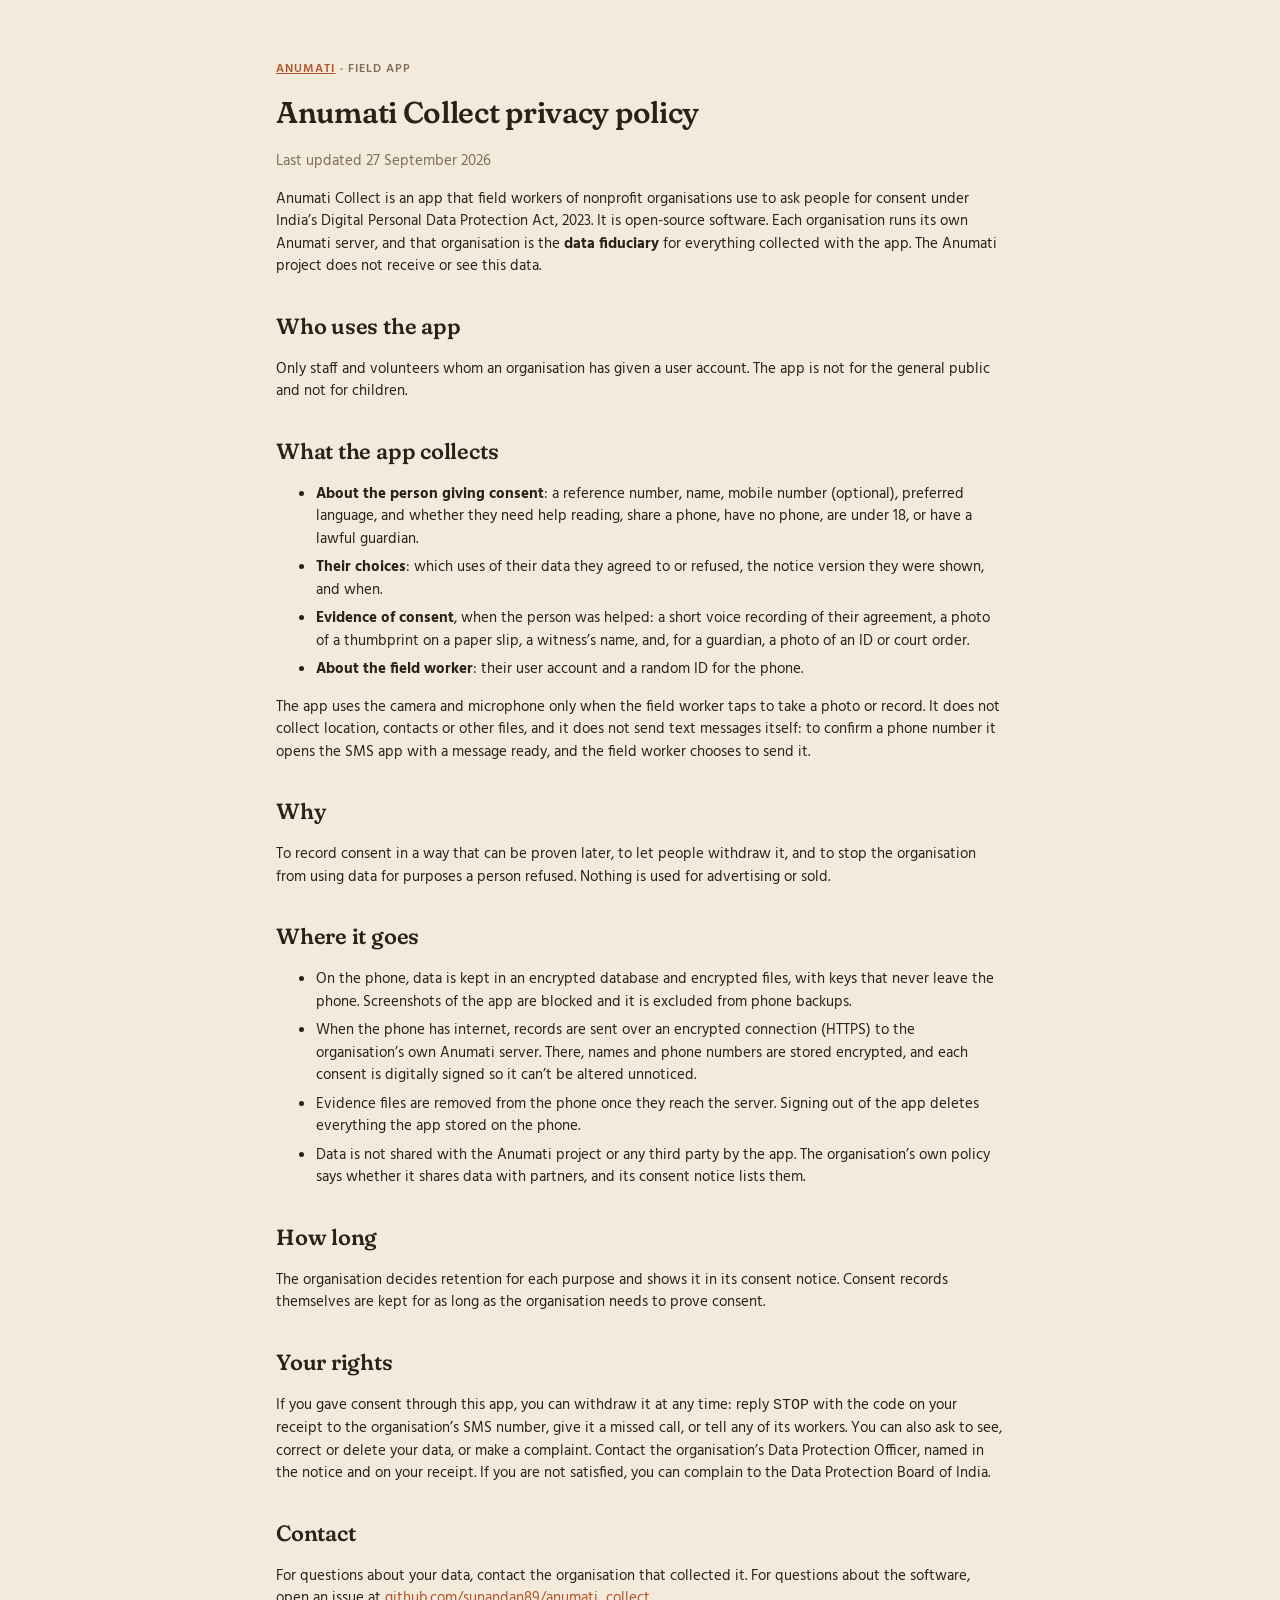
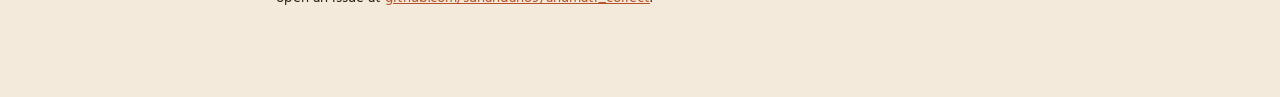
<file: site/privacy.html>
<!doctype html>
<html lang="en">
<head>
<meta charset="utf-8">
<meta name="viewport" content="width=device-width,initial-scale=1,viewport-fit=cover">
<title>Anumati Collect · Privacy policy</title>
<meta name="description" content="Privacy policy for the Anumati Collect field app.">
<meta name="theme-color" content="#B4532A">
<link rel="icon" type="image/svg+xml" href="assets/favicon.svg">
<link rel="stylesheet" href="https://fonts.googleapis.com/css2?family=Fraunces:opsz,wght,SOFT@9..144,400..700,100&family=Hind:wght@400;500;600&display=swap">
<link rel="stylesheet" href="assets/site.css">
<style>html,body{overflow-x:clip}.policy{max-width:760px;padding:48px 16px 72px;margin:0 auto}.policy h2{margin-top:32px;font-size:22px}.policy li{margin:6px 0}</style>
</head>
<body>
<main class="policy">
<p class="eyebrow"><a href="./">Anumati</a> · Field app</p>
<h1>Anumati Collect privacy policy</h1>
<p class="muted">Last updated 27 September 2026</p>

<p>Anumati Collect is an app that field workers of nonprofit organisations use to ask people for consent under India’s Digital Personal Data Protection Act, 2023. It is open-source software. Each organisation runs its own Anumati server, and that organisation is the <strong>data fiduciary</strong> for everything collected with the app. The Anumati project does not receive or see this data.</p>

<h2>Who uses the app</h2>
<p>Only staff and volunteers whom an organisation has given a user account. The app is not for the general public and not for children.</p>

<h2>What the app collects</h2>
<ul>
<li><strong>About the person giving consent</strong>: a reference number, name, mobile number (optional), preferred language, and whether they need help reading, share a phone, have no phone, are under 18, or have a lawful guardian.</li>
<li><strong>Their choices</strong>: which uses of their data they agreed to or refused, the notice version they were shown, and when.</li>
<li><strong>Evidence of consent</strong>, when the person was helped: a short voice recording of their agreement, a photo of a thumbprint on a paper slip, a witness’s name, and, for a guardian, a photo of an ID or court order.</li>
<li><strong>About the field worker</strong>: their user account and a random ID for the phone.</li>
</ul>
<p>The app uses the camera and microphone only when the field worker taps to take a photo or record. It does not collect location, contacts or other files, and it does not send text messages itself: to confirm a phone number it opens the SMS app with a message ready, and the field worker chooses to send it.</p>

<h2>Why</h2>
<p>To record consent in a way that can be proven later, to let people withdraw it, and to stop the organisation from using data for purposes a person refused. Nothing is used for advertising or sold.</p>

<h2>Where it goes</h2>
<ul>
<li>On the phone, data is kept in an encrypted database and encrypted files, with keys that never leave the phone. Screenshots of the app are blocked and it is excluded from phone backups.</li>
<li>When the phone has internet, records are sent over an encrypted connection (HTTPS) to the organisation’s own Anumati server. There, names and phone numbers are stored encrypted, and each consent is digitally signed so it can’t be altered unnoticed.</li>
<li>Evidence files are removed from the phone once they reach the server. Signing out of the app deletes everything the app stored on the phone.</li>
<li>Data is not shared with the Anumati project or any third party by the app. The organisation’s own policy says whether it shares data with partners, and its consent notice lists them.</li>
</ul>

<h2>How long</h2>
<p>The organisation decides retention for each purpose and shows it in its consent notice. Consent records themselves are kept for as long as the organisation needs to prove consent.</p>

<h2>Your rights</h2>
<p>If you gave consent through this app, you can withdraw it at any time: reply <code>STOP</code> with the code on your receipt to the organisation’s SMS number, give it a missed call, or tell any of its workers. You can also ask to see, correct or delete your data, or make a complaint. Contact the organisation’s Data Protection Officer, named in the notice and on your receipt. If you are not satisfied, you can complain to the Data Protection Board of India.</p>

<h2>Contact</h2>
<p>For questions about your data, contact the organisation that collected it. For questions about the software, open an issue at <a href="https://github.com/sunandan89/anumati_collect">github.com/sunandan89/anumati_collect</a>.</p>
</main>
</body>
</html>
</file>
<file: site/assets/site.css>
/* Lifted verbatim from docs/anumati-prototype.html (CSS tokens, components, website, motion). */
:root{
  --ground:#F3EADB; --surface:#FBF6EC; --raised:#FFFDF8; --sunk:#EADFCB;
  --ink:#2A2118; --ink2:#5C4F40; --ink3:#7D6E5C; --line:#DDCDB3; --line2:#E9DCC6;
  --terra:#B4532A; --terra-ink:#FFF7EF; --terra-soft:#F4DCCB; --terra-deep:#8F3E1C;
  --leaf:#3E6B3A; --leaf-soft:#DDE8D3;
  --turmeric:#9A6A10; --turmeric-soft:#F6E3B8; --turmeric-bright:#D69A2D;
  --indigo:#34457A; --indigo-soft:#DCE0EE;
  --danger:#9E2F24; --danger-soft:#F4D6CF;
  --shadow:0 1px 0 rgba(42,33,24,.04), 0 6px 18px -10px rgba(42,33,24,.25);
  --disp:'Fraunces', 'Iowan Old Style', Georgia, serif;
  --body:'Hind', 'Noto Sans Devanagari', system-ui, sans-serif;
  --mono:'IBM Plex Mono', ui-monospace, Menlo, monospace;
  color-scheme: light;
}
/* Light (beige) is the default for everyone. Dark only when the visitor picks it with the ☀/☾ button. */
:root[data-theme="dark"]{
    --ground:#1C1712; --surface:#241E17; --raised:#2C251D; --sunk:#171310;
    --ink:#F1E7D6; --ink2:#CDBFA8; --ink3:#A89A84; --line:#443A2E; --line2:#362E24;
    --terra:#E0794C; --terra-ink:#1C1712; --terra-soft:#4A2C1E; --terra-deep:#F09A72;
    --leaf:#8DBB85; --leaf-soft:#27361F;
    --turmeric:#E7B454; --turmeric-soft:#3F3117; --turmeric-bright:#E7B454;
    --indigo:#9AAAE0; --indigo-soft:#262C44;
    --danger:#F08A7C; --danger-soft:#44231E;
    --shadow:0 1px 0 rgba(0,0,0,.2), 0 8px 20px -12px rgba(0,0,0,.6);
    color-scheme: dark;
}
*{box-sizing:border-box}
html,body{background:var(--ground)}
body{margin:0;font-family:var(--body);font-size:15px;line-height:1.5;color:var(--ink);-webkit-font-smoothing:antialiased}
button,input,select,textarea{font:inherit;color:inherit}
a{color:var(--terra)}
:focus-visible{outline:2px solid var(--terra);outline-offset:2px;border-radius:6px}
h1,h2,h3,h4{font-family:var(--disp);font-variation-settings:"SOFT" 100;font-weight:560;margin:0;text-wrap:balance;letter-spacing:-.01em}
.num{font-variant-numeric:tabular-nums}
.mono{font-family:var(--mono);font-size:.86em}
.hi{font-family:'Hind', 'Noto Sans Devanagari', sans-serif}
.muted{color:var(--ink3)}
.small{font-size:13px}
.eyebrow{font-size:12px;letter-spacing:.09em;text-transform:uppercase;color:var(--ink3);font-weight:600}
/* kantha running stitch */
.stitch{height:0;border:0;border-top:2px dashed var(--terra);opacity:.55;margin:0}
.stitch-box{position:relative}
.stitch-box::after{content:"";position:absolute;inset:6px;border:1.5px dashed color-mix(in srgb, var(--terra) 55%, transparent);border-radius:14px;pointer-events:none}

/* ---------- lens bar ---------- */
.lensbar{position:sticky;top:env(safe-area-inset-top,0px);z-index:40;background:#211A13;color:#F3EADB}
.lensbar-in{display:flex;align-items:center;gap:14px;padding:8px 16px;overflow-x:auto;scrollbar-width:none}
.lensbar-in::-webkit-scrollbar{display:none}
.brand{display:flex;align-items:center;gap:8px;flex-shrink:0;font-family:var(--disp);font-size:18px;font-variation-settings:"SOFT" 100;font-weight:600}
.mark{width:28px;height:28px;border-radius:50%;background:var(--terra);color:#FFF7EF;display:grid;place-items:center;font-family:'Hind',sans-serif;font-weight:600;font-size:16px;line-height:1;padding-top:3px}
.lenslabel{font-size:12px;opacity:.7;flex-shrink:0;letter-spacing:.06em;text-transform:uppercase}
.lenses{display:flex;gap:4px;flex-shrink:0}
.lens{border:0;background:transparent;color:inherit;padding:7px 12px;border-radius:999px;font-size:14px;cursor:pointer;white-space:nowrap;opacity:.78}
.lens:hover{opacity:1;background:rgba(255,255,255,.08)}
.lens.on{background:var(--terra);color:#FFF7EF;opacity:1;font-weight:600}
.lensbar{border-bottom:2px dashed var(--terra)}
.demo-pill{margin-left:auto;flex-shrink:0;font-size:12px;border:1px solid rgba(255,255,255,.3);border-radius:999px;padding:3px 10px;opacity:.85}

/* ---------- generic ---------- */
.btn{display:inline-flex;align-items:center;justify-content:center;gap:8px;min-height:40px;padding:0 16px;border-radius:10px;border:1px solid var(--line);background:var(--raised);color:var(--ink);font-weight:500;font-size:14px;cursor:pointer;text-decoration:none;white-space:nowrap}
.btn:hover{border-color:var(--ink3)}
.btn.pri{background:var(--terra);border-color:var(--terra);color:var(--terra-ink)}
.btn.pri:hover{background:var(--terra-deep);border-color:var(--terra-deep)}
.btn.ghost{background:transparent;border-color:transparent}
.btn.sm{min-height:32px;padding:0 12px;font-size:13px;border-radius:8px}
.btn[disabled]{opacity:.45;cursor:not-allowed}
.chip{display:inline-flex;align-items:center;gap:6px;padding:2px 10px;border-radius:999px;font-size:12.5px;font-weight:500;white-space:nowrap;line-height:1.7}
.c-ok{background:var(--leaf-soft);color:var(--leaf)}
.c-wait{background:var(--turmeric-soft);color:var(--turmeric)}
.c-bad{background:var(--danger-soft);color:var(--danger)}
.c-neu{background:var(--sunk);color:var(--ink2)}
.c-ind{background:var(--indigo-soft);color:var(--indigo)}
.c-terra{background:var(--terra-soft);color:var(--terra-deep)}
.dot{width:8px;height:8px;border-radius:50%;display:inline-block;flex-shrink:0}
.card{background:var(--surface);border:1px solid var(--line2);border-radius:14px;padding:18px}
.card.flat{background:transparent}
.row{display:flex;gap:12px;align-items:center}
.row.wr{flex-wrap:wrap}
.stack{display:flex;flex-direction:column;gap:12px}
.grid{display:grid;gap:16px}
.g2{grid-template-columns:repeat(2,minmax(0,1fr))}
.g3{grid-template-columns:repeat(3,minmax(0,1fr))}
.g4{grid-template-columns:repeat(4,minmax(0,1fr))}
.g6{grid-template-columns:repeat(6,minmax(0,1fr))}
.spacer{flex:1}
.tbl-wrap{overflow-x:auto}
table.t{width:100%;border-collapse:collapse;font-size:14px}
.t th{text-align:left;font-weight:500;color:var(--ink3);font-size:12.5px;letter-spacing:.03em;padding:10px 12px;border-bottom:1px solid var(--line)}
.t td{padding:11px 12px;border-bottom:1px solid var(--line2);vertical-align:top}
.t tr.click{cursor:pointer}
.t tr.click:hover td{background:color-mix(in srgb, var(--terra-soft) 45%, transparent)}
.t tr.sel td{background:var(--terra-soft)}
.t td.r,.t th.r{text-align:right}
.tabs{display:flex;gap:4px;border-bottom:1px solid var(--line);overflow-x:auto;scrollbar-width:none}
.tab{border:0;background:transparent;padding:10px 12px;font-size:14.5px;color:var(--ink3);cursor:pointer;border-bottom:2px solid transparent;margin-bottom:-1px;white-space:nowrap}
.tab:hover{color:var(--ink)}
.tab.on{color:var(--ink);border-bottom-color:var(--terra);font-weight:600}
.seg{display:inline-flex;background:var(--sunk);border-radius:10px;padding:3px;gap:2px;flex-wrap:wrap}
.seg button{border:0;background:transparent;padding:6px 12px;border-radius:8px;font-size:13.5px;cursor:pointer;color:var(--ink2)}
.seg button.on{background:var(--raised);color:var(--ink);font-weight:600;box-shadow:var(--shadow)}
.field{display:flex;flex-direction:column;gap:6px;font-size:13.5px;color:var(--ink2)}
.field input,.field select,.field textarea{background:var(--raised);border:1px solid var(--line);border-radius:10px;padding:10px 12px;font-size:15px;color:var(--ink);min-height:42px}
.field textarea{min-height:90px;resize:vertical}
.check{display:flex;gap:10px;align-items:flex-start;font-size:14.5px;cursor:pointer;padding:6px 0}
.check input{width:18px;height:18px;margin:2px 0 0;accent-color:var(--terra);flex-shrink:0}
.switch{position:relative;width:48px;height:28px;border-radius:14px;background:var(--line);border:0;cursor:pointer;flex-shrink:0;transition:background .15s}
.switch::after{content:"";position:absolute;top:3px;left:3px;width:22px;height:22px;border-radius:50%;background:var(--raised);box-shadow:0 1px 2px rgba(0,0,0,.2);transition:left .15s}
.switch.on{background:var(--leaf)}
.switch.on::after{left:23px}
.kpi .v{font-family:var(--disp);font-variation-settings:"SOFT" 100;font-size:32px;font-weight:520;line-height:1.1;margin-top:6px;font-variant-numeric:tabular-nums}
.kpi .d{font-size:13px;color:var(--ink3);margin-top:2px}
.toast{position:fixed;left:50%;bottom:calc(20px + env(safe-area-inset-bottom,0px));transform:translateX(-50%);background:#211A13;color:#F3EADB;padding:12px 18px;border-radius:12px;font-size:14px;z-index:80;box-shadow:var(--shadow);max-width:min(560px,calc(100% - 32px));display:flex;gap:12px;align-items:center}
.toast button{background:transparent;border:1px solid rgba(255,255,255,.35);color:inherit;border-radius:8px;padding:4px 10px;cursor:pointer;font-size:13px;white-space:nowrap}
.bar{height:8px;border-radius:4px;background:var(--sunk);overflow:hidden}
.bar > i{display:block;height:100%;border-radius:4px}
.empty{padding:28px;text-align:center;color:var(--ink3)}
.kv{display:grid;grid-template-columns:minmax(110px,auto) 1fr;gap:8px 16px;font-size:14px}
.kv dt{color:var(--ink3)} .kv dd{margin:0}
code.blk{display:block;white-space:pre;overflow-x:auto;background:var(--ink);color:#F1E7D6;border-radius:12px;padding:16px;font-family:var(--mono);font-size:13px;line-height:1.6}
:root[data-theme="dark"] code.blk{background:var(--sunk)}

/* ---------- website ---------- */
.site{background:var(--ground)}
.site-nav{display:flex;align-items:center;gap:22px;padding:18px clamp(16px,4vw,56px);flex-wrap:wrap}
.site-nav .links{display:flex;gap:4px;flex-wrap:wrap}
.site-nav .links button{border:0;background:transparent;padding:6px 10px;border-radius:8px;cursor:pointer;color:var(--ink2);font-size:15px}
.site-nav .links button.on{color:var(--terra);font-weight:600}
.site-nav .links button:hover{color:var(--ink)}
.wrap{max-width:1180px;margin:0 auto;padding-inline:clamp(16px,4vw,56px)}
.hero{padding-block:48px 64px;display:grid;grid-template-columns:1.1fr .9fr;gap:48px;align-items:center}
.hero h1{font-size:clamp(38px,5.6vw,68px);line-height:1.02;font-weight:520}
.hero h1 em{font-style:italic;color:var(--terra)}
.lede{font-size:clamp(17px,1.6vw,20px);color:var(--ink2);max-width:36em;line-height:1.55}
.section{padding-block:56px}
.section h2{font-size:clamp(28px,3.4vw,42px);line-height:1.1}
.pattern{background-image:url("data:image/svg+xml,%3Csvg xmlns='http://www.w3.org/2000/svg' width='44' height='44' viewBox='0 0 44 44'%3E%3Cg fill='none' stroke='%23B4532A' stroke-opacity='.16' stroke-width='1.2'%3E%3Cpath d='M22 6 L38 22 L22 38 L6 22 Z'/%3E%3Ccircle cx='22' cy='22' r='3'/%3E%3C/g%3E%3C/svg%3E")}
.ladder{display:grid;grid-template-columns:repeat(5,minmax(0,1fr));gap:12px}
.rung{background:var(--surface);border:1px solid var(--line2);border-radius:14px;padding:16px;display:flex;flex-direction:column;gap:8px}
.rung .sig{display:flex;gap:3px;align-items:flex-end;height:18px}
.rung .sig i{width:5px;background:var(--line);border-radius:2px}
.rung .sig i.on{background:var(--terra)}
.quote{font-family:var(--disp);font-variation-settings:"SOFT" 100;font-size:clamp(22px,2.4vw,30px);line-height:1.3;font-weight:420}
.price{display:flex;flex-direction:column;gap:12px}
.price .amt{font-family:var(--disp);font-size:36px;font-variation-settings:"SOFT" 100}
.foot{border-top:2px dashed color-mix(in srgb, var(--terra) 50%, transparent);padding-block:32px;margin-top:32px}

/* ---------- console ---------- */
.shell{display:grid;grid-template-columns:236px minmax(0,1fr);min-height:calc(100vh - 50px)}
.side{background:var(--surface);border-right:1px solid var(--line2);padding:18px 12px;display:flex;flex-direction:column;gap:2px;position:sticky;top:50px;height:calc(100vh - 50px);overflow-y:auto}
.org{display:flex;gap:10px;align-items:center;padding:4px 8px 16px}
.org .av{width:36px;height:36px;border-radius:10px;background:var(--leaf);color:#F4F8EF;display:grid;place-items:center;font-weight:600}
.nav{display:flex;justify-content:space-between;align-items:center;gap:8px;padding:9px 12px;border-radius:10px;font-size:14.5px;color:var(--ink2);cursor:pointer;border:0;background:transparent;text-align:left;width:100%}
.nav:hover{background:var(--sunk);color:var(--ink)}
.nav.on{background:var(--terra-soft);color:var(--terra-deep);font-weight:600}
.navsec{font-size:11.5px;letter-spacing:.09em;text-transform:uppercase;color:var(--ink3);padding:14px 12px 4px;font-weight:600}
.main{padding:24px clamp(16px,3vw,36px) 48px;display:flex;flex-direction:column;gap:18px;min-width:0}
.ph{display:flex;align-items:flex-end;gap:16px;flex-wrap:wrap}
.ph h1{font-size:clamp(26px,3vw,34px);line-height:1.1}
.crumb{font-size:13px;color:var(--ink3)}
.crumb button{border:0;background:transparent;color:var(--terra);cursor:pointer;padding:0;font-size:13px}
.split{display:grid;grid-template-columns:minmax(0,1.5fr) minmax(0,1fr);gap:16px;align-items:start}
.opt{display:flex;gap:12px;align-items:flex-start;border:1px solid var(--line);border-radius:12px;padding:12px 14px;background:var(--raised);cursor:pointer}
.opt.on{border-color:var(--terra);background:color-mix(in srgb, var(--terra-soft) 50%, var(--raised))}
.opt input{accent-color:var(--terra);margin-top:3px}
.timeline{display:flex;flex-direction:column;gap:18px;position:relative}
.ev{display:grid;grid-template-columns:14px 1fr;gap:12px}
.ev .dot{width:12px;height:12px;margin-top:5px}
.thumbs{display:flex;gap:8px;flex-wrap:wrap;margin-top:8px}
.thumb{width:78px;height:54px;border-radius:8px;background:var(--sunk);display:grid;place-items:center;font-size:11px;color:var(--ink3);text-align:center;border:1px dashed var(--line)}

/* ---------- phone ---------- */
.stage{display:flex;gap:32px;padding:28px clamp(16px,3vw,40px) 48px;flex-wrap:wrap;align-items:flex-start;justify-content:center}
.stage-notes{flex:1 1 320px;max-width:420px;display:flex;flex-direction:column;gap:14px}
.phone{width:360px;max-width:100%;height:740px;border-radius:40px;background:#17120D;padding:12px;box-shadow:0 30px 60px -30px rgba(42,33,24,.6);flex-shrink:0}
.screen{width:100%;height:100%;border-radius:30px;overflow:hidden;background:var(--ground);display:flex;flex-direction:column;position:relative}
.appbar{background:var(--leaf);color:#F4F8EF;padding:16px 16px 14px;display:flex;align-items:center;gap:10px}
.appbar .t{font-size:17px;font-weight:600;line-height:1.2}
.appbar .s{font-size:12px;opacity:.85}
.appbar button{background:transparent;border:0;color:inherit;cursor:pointer;padding:4px;display:flex}
.appbody{flex:1;overflow-y:auto;padding:14px 16px 16px;display:flex;flex-direction:column;gap:10px}
.appfoot{padding:12px 16px 16px;border-top:1px solid var(--line2);background:var(--surface)}
.big{width:100%;min-height:50px;border-radius:12px;border:0;background:var(--terra);color:var(--terra-ink);font-size:16px;font-weight:600;cursor:pointer}
.big[disabled]{background:var(--line);color:var(--ink3);cursor:not-allowed}
.big.alt{background:transparent;border:1.5px solid var(--terra);color:var(--terra)}
.big.alt.on{background:var(--terra);color:var(--terra-ink)} .big:disabled{opacity:.45;cursor:not-allowed}
.tile{display:flex;gap:12px;align-items:center;background:var(--surface);border:1px solid var(--line2);border-radius:14px;padding:14px;cursor:pointer;text-align:left;width:100%}
.tile:hover{border-color:var(--terra)}
.ico{width:42px;height:42px;border-radius:12px;background:var(--terra-soft);color:var(--terra-deep);display:grid;place-items:center;flex-shrink:0}
.pcard{display:flex;gap:12px;align-items:center;background:var(--surface);border:1px solid var(--line2);border-radius:12px;padding:12px}
.progress{height:6px;background:var(--sunk);border-radius:3px;overflow:hidden}
.progress i{display:block;height:100%;background:var(--leaf);transition:width .3s}
.bubble-in{align-self:flex-start;max-width:86%;background:var(--surface);border:1px solid var(--line2);border-radius:14px 14px 14px 4px;padding:9px 12px;font-size:14px;line-height:1.5}
.bubble-out{align-self:flex-end;max-width:76%;background:var(--leaf);color:#F4F8EF;border-radius:14px 14px 4px 14px;padding:9px 12px;font-size:14px}
.qr{display:block;width:100%;text-align:left;margin-top:6px;border:1px solid var(--line);background:var(--raised);border-radius:10px;padding:9px 10px;font-size:14px;color:var(--leaf);cursor:pointer}
.digits{display:flex;gap:6px}
.digits input{width:40px;height:48px;text-align:center;font-family:var(--mono);font-size:20px;border:1px solid var(--line);border-radius:10px;background:var(--raised)}

/* ---------- charts ---------- */
svg text{fill:var(--ink3);font-family:var(--body);font-size:11px}
svg .gridl{stroke:var(--line2);stroke-width:1}
.legend{display:flex;gap:14px;flex-wrap:wrap;font-size:13px;color:var(--ink2)}
.legend span{display:inline-flex;align-items:center;gap:6px}

@media (max-width: 1000px){
  .hero{grid-template-columns:1fr}
  .g6{grid-template-columns:repeat(3,minmax(0,1fr))}
  .g4{grid-template-columns:repeat(2,minmax(0,1fr))}
  .ladder{grid-template-columns:repeat(2,minmax(0,1fr))}
  .split{grid-template-columns:1fr}
}
@media (max-width: 760px){
  .shell{grid-template-columns:1fr}
  .side{position:static;height:auto;flex-direction:row;overflow-x:auto;border-right:0;border-bottom:1px solid var(--line2);padding:8px 12px;gap:4px}
  .side .org,.side .navsec,.side .spacer,.side .who{display:none}
  .nav{width:auto;white-space:nowrap}
  .g2,.g3{grid-template-columns:1fr}
  .g6{grid-template-columns:repeat(2,minmax(0,1fr))}
  .ladder{grid-template-columns:1fr}
  .phone{height:680px}
}
/* ---------- art & motion ---------- */
.logo{display:block;flex-shrink:0}
.ill{display:block;max-width:100%;overflow:visible}
.ill .ln{stroke-dasharray:1;stroke-dashoffset:0;animation:draw 2.2s cubic-bezier(.55,.1,.3,1) both}
.ill .d1{animation-delay:.35s}.ill .d2{animation-delay:.7s}.ill .d3{animation-delay:1.15s}.ill .d4{animation-delay:1.6s}
@keyframes draw{from{stroke-dashoffset:1}to{stroke-dashoffset:0}}
.pop{transform-box:fill-box;transform-origin:50% 100%;animation:pop .55s cubic-bezier(.3,1.4,.5,1) 2.5s both}
@keyframes pop{from{opacity:0;transform:scale(.6)}to{opacity:1;transform:scale(1)}}
.bob{animation:bob 3.4s ease-in-out infinite}
@keyframes bob{0%,100%{transform:translateY(0)}50%{transform:translateY(-4px)}}
.flow{stroke-dasharray:4 7;animation:flow 1.1s linear infinite}
@keyframes flow{to{stroke-dashoffset:-22}}
.chk{transform-box:fill-box;transform-origin:center;animation:pop .45s ease-out both}
.ladder .sig i{transform-origin:bottom}
.ladder.play .rung{animation:rise .5s ease-out both}
.ladder.play .rung:nth-child(2){animation-delay:.12s}.ladder.play .rung:nth-child(3){animation-delay:.24s}.ladder.play .rung:nth-child(4){animation-delay:.36s}.ladder.play .rung:nth-child(5){animation-delay:.48s}
@keyframes rise{from{transform:translateY(10px)}to{transform:none}}
.ladder.play .sig i.on{animation:grow .5s ease-out both}
@keyframes grow{from{transform:scaleY(.1)}to{transform:scaleY(1)}}
.maina-say{display:flex;gap:14px;align-items:flex-end}
.say{position:relative;background:var(--raised);border:1px solid var(--line);border-radius:16px 16px 16px 4px;padding:10px 14px;font-size:15px;max-width:30em}
.btn:hover .stitchline,.site-nav .links button:hover{text-decoration:underline dashed var(--terra);text-underline-offset:5px}
.wayimg{display:flex;justify-content:center;margin:-4px 0 6px}
/* ---------- stitched story ---------- */
.story{position:relative}
.story-layer{position:absolute;inset:0;pointer-events:none;z-index:6}
.thread{position:absolute;left:0;top:0;overflow:visible}
.thread-ghost{fill:none;stroke:var(--terra);stroke-opacity:.2;stroke-width:2;stroke-dasharray:6 9;stroke-linecap:round}
.thread-sewn{fill:none;stroke:var(--terra);stroke-width:2.4;stroke-dasharray:6 9;stroke-linecap:round}
.traveler{position:absolute;left:0;top:0;width:68px;transition:transform .18s ease-out;will-change:transform}
.traveler .bird{transition:transform .35s ease}
.traveler .bird.flip{transform:scaleX(-1)}
.traveler .maina{display:block;filter:drop-shadow(0 4px 6px rgba(42,33,24,.18))}
.say-bubble{position:absolute;bottom:34px;right:70px;background:var(--raised);color:var(--ink);border:1px solid var(--line);border-radius:14px 14px 4px 14px;padding:9px 12px;font-size:13.5px;line-height:1.4;width:max-content;max-width:220px;box-shadow:var(--shadow);opacity:0;transform:translateY(6px);transition:opacity .25s,transform .25s}
.say-bubble.show{opacity:1;transform:none}
.traveler.left .say-bubble{right:auto;left:70px;border-radius:14px 14px 14px 4px}
.story-layer.dock .thread{display:none}
.story-layer.dock .traveler{position:fixed;left:auto;top:auto;right:12px;bottom:calc(12px + env(safe-area-inset-bottom,0px));width:58px;transform:none!important;z-index:30}
.story-layer.dock .say-bubble{bottom:58px;right:0;max-width:200px}
/* ---------- site page pieces ---------- */
.gapgrid{display:flex;flex-direction:column;border-top:1px solid var(--line)}
.gaprow{display:grid;grid-template-columns:minmax(0,.8fr) minmax(0,1.2fr);gap:18px;padding:14px 0;border-bottom:1px solid var(--line2);align-items:center}
.gaprow.head{padding:10px 0}
.gaprow .assume{color:var(--ink3);text-decoration:line-through;text-decoration-color:color-mix(in srgb,var(--terra) 60%,transparent);text-decoration-thickness:1.5px}
.gaprow .reality{display:flex;gap:12px;align-items:center}
.gaprow .reality .ic64{width:44px;height:33px;flex-shrink:0}
.ic64{display:block;flex-shrink:0}
.steps{list-style:none;margin:0;padding:0;display:grid;grid-template-columns:repeat(3,minmax(0,1fr));gap:16px;counter-reset:s}
.step{display:flex;flex-direction:column;gap:8px}
.flowline{list-style:none;margin:0;padding:0;display:grid;grid-template-columns:repeat(4,minmax(0,1fr));gap:18px;position:relative}
.flowline::before{content:"";position:absolute;left:32px;right:32px;top:30px;border-top:2px dashed color-mix(in srgb,var(--terra) 55%,transparent)}
.flowline li{display:flex;flex-direction:column;gap:6px;position:relative}
.flowdot{width:max-content;min-width:64px;height:60px;display:grid;place-items:center;background:var(--ground);border-radius:12px;padding:0 4px}
section[style*="--surface"] .flowdot{background:var(--surface)}
.seg-card .fix{display:flex;gap:8px;align-items:flex-start;color:var(--leaf);background:var(--leaf-soft);padding:8px 10px;border-radius:10px}
.seg-card .fix span{color:var(--ink)}
.btn.fl{justify-content:flex-start;padding:0}
@media (max-width: 1000px){ .steps{grid-template-columns:repeat(2,minmax(0,1fr))} .flowline{grid-template-columns:repeat(2,minmax(0,1fr))} .flowline::before{display:none} }
@media (max-width: 760px){
  .steps,.flowline{grid-template-columns:1fr}
  .site-nav{gap:10px}
  .site-nav .links{order:3;width:100%;flex-wrap:nowrap;overflow-x:auto;scrollbar-width:none;margin:0 -4px}
  .site-nav .links::-webkit-scrollbar{display:none}
  .site-nav .links button{white-space:nowrap}
  .gaprow{grid-template-columns:1fr;gap:6px}
  .gaprow.head{display:none}
}
@media (prefers-reduced-motion: reduce){*{transition:none!important;animation:none!important}}
@keyframes pulse{0%,100%{opacity:1}50%{opacity:.45}}
.pulse{animation:pulse 1.2s ease-in-out infinite}

.themebtn{font-size:16px;line-height:1;min-width:36px}
</file>
